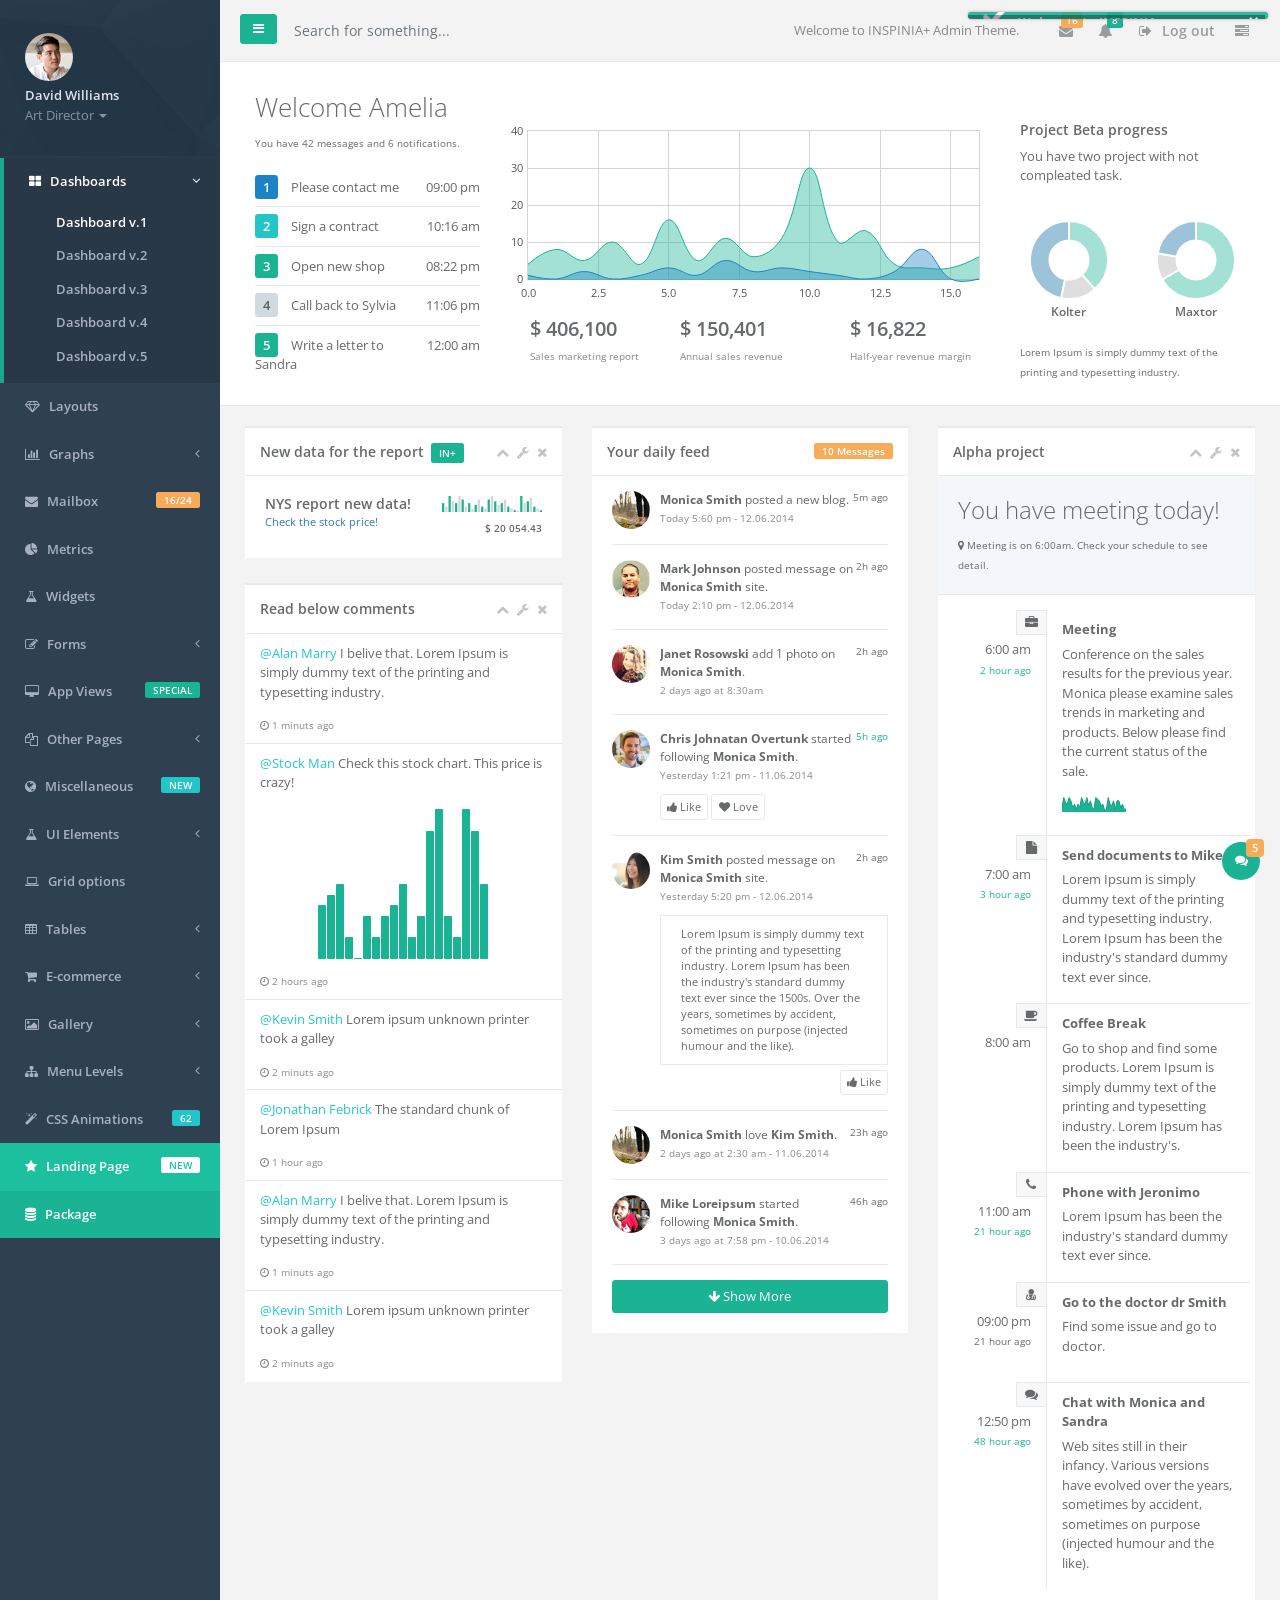
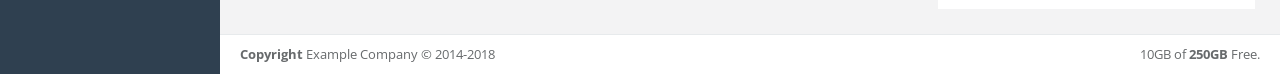
<file: CoreDemo/wwwroot/inspinia-gh-pages/index.html>
<!--
*
*  INSPINIA - Responsive Admin Theme
*  version 2.8
*
-->

<!DOCTYPE html>
<html>

<head>

    <meta charset="utf-8">
    <meta name="viewport" content="width=device-width, initial-scale=1.0">
    <meta http-equiv="X-UA-Compatible" content="IE=edge">

    <title>INSPINIA | Dashboard</title>

    <link href="css/bootstrap.min.css" rel="stylesheet">
    <link href="font-awesome/css/font-awesome.css" rel="stylesheet">

    <!-- Toastr style -->
    <link href="css/plugins/toastr/toastr.min.css" rel="stylesheet">

    <!-- Gritter -->
    <link href="js/plugins/gritter/jquery.gritter.css" rel="stylesheet">

    <link href="css/animate.css" rel="stylesheet">
    <link href="css/style.css" rel="stylesheet">

</head>

<body>
    <div id="wrapper">
        <nav class="navbar-default navbar-static-side" role="navigation">
            <div class="sidebar-collapse">
                <ul class="nav metismenu" id="side-menu">
                    <li class="nav-header">
                        <div class="dropdown profile-element">
                            <img alt="image" class="rounded-circle" src="img/profile_small.jpg"/>
                            <a data-toggle="dropdown" class="dropdown-toggle" href="#">
                                <span class="block m-t-xs font-bold">David Williams</span>
                                <span class="text-muted text-xs block">Art Director <b class="caret"></b></span>
                            </a>
                            <ul class="dropdown-menu animated fadeInRight m-t-xs">
                                <li><a class="dropdown-item" href="profile.html">Profile</a></li>
                                <li><a class="dropdown-item" href="contacts.html">Contacts</a></li>
                                <li><a class="dropdown-item" href="mailbox.html">Mailbox</a></li>
                                <li class="dropdown-divider"></li>
                                <li><a class="dropdown-item" href="login.html">Logout</a></li>
                            </ul>
                        </div>
                        <div class="logo-element">
                            IN+
                        </div>
                    </li>
                    <li class="active">
                        <a href="index.html"><i class="fa fa-th-large"></i> <span class="nav-label">Dashboards</span> <span class="fa arrow"></span></a>
                        <ul class="nav nav-second-level">
                            <li class="active"><a href="index.html">Dashboard v.1</a></li>
                            <li><a href="dashboard_2.html">Dashboard v.2</a></li>
                            <li><a href="dashboard_3.html">Dashboard v.3</a></li>
                            <li><a href="dashboard_4_1.html">Dashboard v.4</a></li>
                            <li><a href="dashboard_5.html">Dashboard v.5 </a></li>
                        </ul>
                    </li>
                    <li>
                        <a href="layouts.html"><i class="fa fa-diamond"></i> <span class="nav-label">Layouts</span></a>
                    </li>
                    <li>
                        <a href="#"><i class="fa fa-bar-chart-o"></i> <span class="nav-label">Graphs</span><span class="fa arrow"></span></a>
                        <ul class="nav nav-second-level collapse">
                            <li><a href="graph_flot.html">Flot Charts</a></li>
                            <li><a href="graph_morris.html">Morris.js Charts</a></li>
                            <li><a href="graph_rickshaw.html">Rickshaw Charts</a></li>
                            <li><a href="graph_chartjs.html">Chart.js</a></li>
                            <li><a href="graph_chartist.html">Chartist</a></li>
                            <li><a href="c3.html">c3 charts</a></li>
                            <li><a href="graph_peity.html">Peity Charts</a></li>
                            <li><a href="graph_sparkline.html">Sparkline Charts</a></li>
                        </ul>
                    </li>
                    <li>
                        <a href="mailbox.html"><i class="fa fa-envelope"></i> <span class="nav-label">Mailbox </span><span class="label label-warning float-right">16/24</span></a>
                        <ul class="nav nav-second-level collapse">
                            <li><a href="mailbox.html">Inbox</a></li>
                            <li><a href="mail_detail.html">Email view</a></li>
                            <li><a href="mail_compose.html">Compose email</a></li>
                            <li><a href="email_template.html">Email templates</a></li>
                        </ul>
                    </li>
                    <li>
                        <a href="metrics.html"><i class="fa fa-pie-chart"></i> <span class="nav-label">Metrics</span>  </a>
                    </li>
                    <li>
                        <a href="widgets.html"><i class="fa fa-flask"></i> <span class="nav-label">Widgets</span></a>
                    </li>
                    <li>
                        <a href="#"><i class="fa fa-edit"></i> <span class="nav-label">Forms</span><span class="fa arrow"></span></a>
                        <ul class="nav nav-second-level collapse">
                            <li><a href="form_basic.html">Basic form</a></li>
                            <li><a href="form_advanced.html">Advanced Plugins</a></li>
                            <li><a href="form_wizard.html">Wizard</a></li>
                            <li><a href="form_file_upload.html">File Upload</a></li>
                            <li><a href="form_editors.html">Text Editor</a></li>
                            <li><a href="form_autocomplete.html">Autocomplete</a></li>
                            <li><a href="form_markdown.html">Markdown</a></li>
                        </ul>
                    </li>
                    <li>
                        <a href="#"><i class="fa fa-desktop"></i> <span class="nav-label">App Views</span>  <span class="float-right label label-primary">SPECIAL</span></a>
                        <ul class="nav nav-second-level collapse">
                            <li><a href="contacts.html">Contacts</a></li>
                            <li><a href="profile.html">Profile</a></li>
                            <li><a href="profile_2.html">Profile v.2</a></li>
                            <li><a href="contacts_2.html">Contacts v.2</a></li>
                            <li><a href="projects.html">Projects</a></li>
                            <li><a href="project_detail.html">Project detail</a></li>
                            <li><a href="activity_stream.html">Activity stream</a></li>
                            <li><a href="teams_board.html">Teams board</a></li>
                            <li><a href="social_feed.html">Social feed</a></li>
                            <li><a href="clients.html">Clients</a></li>
                            <li><a href="full_height.html">Outlook view</a></li>
                            <li><a href="vote_list.html">Vote list</a></li>
                            <li><a href="file_manager.html">File manager</a></li>
                            <li><a href="calendar.html">Calendar</a></li>
                            <li><a href="issue_tracker.html">Issue tracker</a></li>
                            <li><a href="blog.html">Blog</a></li>
                            <li><a href="article.html">Article</a></li>
                            <li><a href="faq.html">FAQ</a></li>
                            <li><a href="timeline.html">Timeline</a></li>
                            <li><a href="pin_board.html">Pin board</a></li>
                        </ul>
                    </li>
                    <li>
                        <a href="#"><i class="fa fa-files-o"></i> <span class="nav-label">Other Pages</span><span class="fa arrow"></span></a>
                        <ul class="nav nav-second-level collapse">
                            <li><a href="search_results.html">Search results</a></li>
                            <li><a href="lockscreen.html">Lockscreen</a></li>
                            <li><a href="invoice.html">Invoice</a></li>
                            <li><a href="login.html">Login</a></li>
                            <li><a href="login_two_columns.html">Login v.2</a></li>
                            <li><a href="forgot_password.html">Forget password</a></li>
                            <li><a href="register.html">Register</a></li>
                            <li><a href="404.html">404 Page</a></li>
                            <li><a href="500.html">500 Page</a></li>
                            <li><a href="empty_page.html">Empty page</a></li>
                        </ul>
                    </li>
                    <li>
                        <a href="#"><i class="fa fa-globe"></i> <span class="nav-label">Miscellaneous</span><span class="label label-info float-right">NEW</span></a>
                        <ul class="nav nav-second-level collapse">
                            <li><a href="toastr_notifications.html">Notification</a></li>
                            <li><a href="nestable_list.html">Nestable list</a></li>
                            <li><a href="agile_board.html">Agile board</a></li>
                            <li><a href="timeline_2.html">Timeline v.2</a></li>
                            <li><a href="diff.html">Diff</a></li>
                            <li><a href="pdf_viewer.html">PDF viewer</a></li>
                            <li><a href="i18support.html">i18 support</a></li>
                            <li><a href="sweetalert.html">Sweet alert</a></li>
                            <li><a href="idle_timer.html">Idle timer</a></li>
                            <li><a href="truncate.html">Truncate</a></li>
                            <li><a href="password_meter.html">Password meter</a></li>
                            <li><a href="spinners.html">Spinners</a></li>
                            <li><a href="spinners_usage.html">Spinners usage</a></li>
                            <li><a href="tinycon.html">Live favicon</a></li>
                            <li><a href="google_maps.html">Google maps</a></li>
                            <li><a href="datamaps.html">Datamaps</a></li>
                            <li><a href="social_buttons.html">Social buttons</a></li>
                            <li><a href="code_editor.html">Code editor</a></li>
                            <li><a href="modal_window.html">Modal window</a></li>
                            <li><a href="clipboard.html">Clipboard</a></li>
                            <li><a href="text_spinners.html">Text spinners</a></li>
                            <li><a href="forum_main.html">Forum view</a></li>
                            <li><a href="validation.html">Validation</a></li>
                            <li><a href="tree_view.html">Tree view</a></li>
                            <li><a href="loading_buttons.html">Loading buttons</a></li>
                            <li><a href="chat_view.html">Chat view</a></li>
                            <li><a href="masonry.html">Masonry</a></li>
                            <li><a href="tour.html">Tour</a></li>
                        </ul>
                    </li>
                    <li>
                        <a href="#"><i class="fa fa-flask"></i> <span class="nav-label">UI Elements</span><span class="fa arrow"></span></a>
                        <ul class="nav nav-second-level collapse">
                            <li><a href="typography.html">Typography</a></li>
                            <li><a href="icons.html">Icons</a></li>
                            <li><a href="draggable_panels.html">Draggable Panels</a></li> <li><a href="resizeable_panels.html">Resizeable Panels</a></li>
                            <li><a href="buttons.html">Buttons</a></li>
                            <li><a href="video.html">Video</a></li>
                            <li><a href="tabs_panels.html">Panels</a></li>
                            <li><a href="tabs.html">Tabs</a></li>
                            <li><a href="notifications.html">Notifications & Tooltips</a></li>
                            <li><a href="helper_classes.html">Helper css classes</a></li>
                            <li><a href="badges_labels.html">Badges, Labels, Progress</a></li>
                        </ul>
                    </li>

                    <li>
                        <a href="grid_options.html"><i class="fa fa-laptop"></i> <span class="nav-label">Grid options</span></a>
                    </li>
                    <li>
                        <a href="#"><i class="fa fa-table"></i> <span class="nav-label">Tables</span><span class="fa arrow"></span></a>
                        <ul class="nav nav-second-level collapse">
                            <li><a href="table_basic.html">Static Tables</a></li>
                            <li><a href="table_data_tables.html">Data Tables</a></li>
                            <li><a href="table_foo_table.html">Foo Tables</a></li>
                            <li><a href="jq_grid.html">jqGrid</a></li>
                        </ul>
                    </li>
                    <li>
                        <a href="#"><i class="fa fa-shopping-cart"></i> <span class="nav-label">E-commerce</span><span class="fa arrow"></span></a>
                        <ul class="nav nav-second-level collapse">
                            <li><a href="ecommerce_products_grid.html">Products grid</a></li>
                            <li><a href="ecommerce_product_list.html">Products list</a></li>
                            <li><a href="ecommerce_product.html">Product edit</a></li>
                            <li><a href="ecommerce_product_detail.html">Product detail</a></li>
                            <li><a href="ecommerce-cart.html">Cart</a></li>
                            <li><a href="ecommerce-orders.html">Orders</a></li>
                            <li><a href="ecommerce_payments.html">Credit Card form</a></li>
                        </ul>
                    </li>
                    <li>
                        <a href="#"><i class="fa fa-picture-o"></i> <span class="nav-label">Gallery</span><span class="fa arrow"></span></a>
                        <ul class="nav nav-second-level collapse">
                            <li><a href="basic_gallery.html">Lightbox Gallery</a></li>
                            <li><a href="slick_carousel.html">Slick Carousel</a></li>
                            <li><a href="carousel.html">Bootstrap Carousel</a></li>

                        </ul>
                    </li>
                    <li>
                        <a href="#"><i class="fa fa-sitemap"></i> <span class="nav-label">Menu Levels </span><span class="fa arrow"></span></a>
                        <ul class="nav nav-second-level collapse">
                            <li>
                                <a href="#" id="damian">Third Level <span class="fa arrow"></span></a>
                                <ul class="nav nav-third-level">
                                    <li>
                                        <a href="#">Third Level Item</a>
                                    </li>
                                    <li>
                                        <a href="#">Third Level Item</a>
                                    </li>
                                    <li>
                                        <a href="#">Third Level Item</a>
                                    </li>

                                </ul>
                            </li>
                            <li><a href="#">Second Level Item</a></li>
                            <li>
                                <a href="#">Second Level Item</a></li>
                            <li>
                                <a href="#">Second Level Item</a></li>
                        </ul>
                    </li>
                    <li>
                        <a href="css_animation.html"><i class="fa fa-magic"></i> <span class="nav-label">CSS Animations </span><span class="label label-info float-right">62</span></a>
                    </li>
                    <li class="landing_link">
                        <a target="_blank" href="landing.html"><i class="fa fa-star"></i> <span class="nav-label">Landing Page</span> <span class="label label-warning float-right">NEW</span></a>
                    </li>
                    <li class="special_link">
                        <a href="package.html"><i class="fa fa-database"></i> <span class="nav-label">Package</span></a>
                    </li>
                </ul>

            </div>
        </nav>

        <div id="page-wrapper" class="gray-bg dashbard-1">
        <div class="row border-bottom">
        <nav class="navbar navbar-static-top" role="navigation" style="margin-bottom: 0">
        <div class="navbar-header">
            <a class="navbar-minimalize minimalize-styl-2 btn btn-primary " href="#"><i class="fa fa-bars"></i> </a>
            <form role="search" class="navbar-form-custom" action="search_results.html">
                <div class="form-group">
                    <input type="text" placeholder="Search for something..." class="form-control" name="top-search" id="top-search">
                </div>
            </form>
        </div>
            <ul class="nav navbar-top-links navbar-right">
                <li style="padding: 20px">
                    <span class="m-r-sm text-muted welcome-message">Welcome to INSPINIA+ Admin Theme.</span>
                </li>
                <li class="dropdown">
                    <a class="dropdown-toggle count-info" data-toggle="dropdown" href="#">
                        <i class="fa fa-envelope"></i>  <span class="label label-warning">16</span>
                    </a>
                    <ul class="dropdown-menu dropdown-messages dropdown-menu-right">
                        <li>
                            <div class="dropdown-messages-box">
                                <a class="dropdown-item float-left" href="profile.html">
                                    <img alt="image" class="rounded-circle" src="img/a7.jpg">
                                </a>
                                <div class="media-body">
                                    <small class="float-right">46h ago</small>
                                    <strong>Mike Loreipsum</strong> started following <strong>Monica Smith</strong>. <br>
                                    <small class="text-muted">3 days ago at 7:58 pm - 10.06.2014</small>
                                </div>
                            </div>
                        </li>
                        <li class="dropdown-divider"></li>
                        <li>
                            <div class="dropdown-messages-box">
                                <a class="dropdown-item float-left" href="profile.html">
                                    <img alt="image" class="rounded-circle" src="img/a4.jpg">
                                </a>
                                <div class="media-body ">
                                    <small class="float-right text-navy">5h ago</small>
                                    <strong>Chris Johnatan Overtunk</strong> started following <strong>Monica Smith</strong>. <br>
                                    <small class="text-muted">Yesterday 1:21 pm - 11.06.2014</small>
                                </div>
                            </div>
                        </li>
                        <li class="dropdown-divider"></li>
                        <li>
                            <div class="dropdown-messages-box">
                                <a class="dropdown-item float-left" href="profile.html">
                                    <img alt="image" class="rounded-circle" src="img/profile.jpg">
                                </a>
                                <div class="media-body ">
                                    <small class="float-right">23h ago</small>
                                    <strong>Monica Smith</strong> love <strong>Kim Smith</strong>. <br>
                                    <small class="text-muted">2 days ago at 2:30 am - 11.06.2014</small>
                                </div>
                            </div>
                        </li>
                        <li class="dropdown-divider"></li>
                        <li>
                            <div class="text-center link-block">
                                <a href="mailbox.html" class="dropdown-item">
                                    <i class="fa fa-envelope"></i> <strong>Read All Messages</strong>
                                </a>
                            </div>
                        </li>
                    </ul>
                </li>
                <li class="dropdown">
                    <a class="dropdown-toggle count-info" data-toggle="dropdown" href="#">
                        <i class="fa fa-bell"></i>  <span class="label label-primary">8</span>
                    </a>
                    <ul class="dropdown-menu dropdown-alerts">
                        <li>
                            <a href="mailbox.html" class="dropdown-item">
                                <div>
                                    <i class="fa fa-envelope fa-fw"></i> You have 16 messages
                                    <span class="float-right text-muted small">4 minutes ago</span>
                                </div>
                            </a>
                        </li>
                        <li class="dropdown-divider"></li>
                        <li>
                            <a href="profile.html" class="dropdown-item">
                                <div>
                                    <i class="fa fa-twitter fa-fw"></i> 3 New Followers
                                    <span class="float-right text-muted small">12 minutes ago</span>
                                </div>
                            </a>
                        </li>
                        <li class="dropdown-divider"></li>
                        <li>
                            <a href="grid_options.html" class="dropdown-item">
                                <div>
                                    <i class="fa fa-upload fa-fw"></i> Server Rebooted
                                    <span class="float-right text-muted small">4 minutes ago</span>
                                </div>
                            </a>
                        </li>
                        <li class="dropdown-divider"></li>
                        <li>
                            <div class="text-center link-block">
                                <a href="notifications.html" class="dropdown-item">
                                    <strong>See All Alerts</strong>
                                    <i class="fa fa-angle-right"></i>
                                </a>
                            </div>
                        </li>
                    </ul>
                </li>


                <li>
                    <a href="login.html">
                        <i class="fa fa-sign-out"></i> Log out
                    </a>
                </li>
                <li>
                    <a class="right-sidebar-toggle">
                        <i class="fa fa-tasks"></i>
                    </a>
                </li>
            </ul>

        </nav>
        </div>
                <div class="row  border-bottom white-bg dashboard-header">

                    <div class="col-md-3">
                        <h2>Welcome Amelia</h2>
                        <small>You have 42 messages and 6 notifications.</small>
                        <ul class="list-group clear-list m-t">
                            <li class="list-group-item fist-item">
                                <span class="float-right">
                                    09:00 pm
                                </span>
                                <span class="label label-success">1</span> Please contact me
                            </li>
                            <li class="list-group-item">
                                <span class="float-right">
                                    10:16 am
                                </span>
                                <span class="label label-info">2</span> Sign a contract
                            </li>
                            <li class="list-group-item">
                                <span class="float-right">
                                    08:22 pm
                                </span>
                                <span class="label label-primary">3</span> Open new shop
                            </li>
                            <li class="list-group-item">
                                <span class="float-right">
                                    11:06 pm
                                </span>
                                <span class="label label-default">4</span> Call back to Sylvia
                            </li>
                            <li class="list-group-item">
                                <span class="float-right">
                                    12:00 am
                                </span>
                                <span class="label label-primary">5</span> Write a letter to Sandra
                            </li>
                        </ul>
                    </div>
                    <div class="col-md-6">
                        <div class="flot-chart dashboard-chart">
                            <div class="flot-chart-content" id="flot-dashboard-chart"></div>
                        </div>
                        <div class="row text-left">
                            <div class="col">
                                <div class=" m-l-md">
                                <span class="h5 font-bold m-t block">$ 406,100</span>
                                <small class="text-muted m-b block">Sales marketing report</small>
                                </div>
                            </div>
                            <div class="col">
                                <span class="h5 font-bold m-t block">$ 150,401</span>
                                <small class="text-muted m-b block">Annual sales revenue</small>
                            </div>
                            <div class="col">
                                <span class="h5 font-bold m-t block">$ 16,822</span>
                                <small class="text-muted m-b block">Half-year revenue margin</small>
                            </div>

                        </div>
                    </div>
                    <div class="col-md-3">
                        <div class="statistic-box">
                        <h4>
                            Project Beta progress
                        </h4>
                        <p>
                            You have two project with not compleated task.
                        </p>
                            <div class="row text-center">
                                <div class="col-lg-6">
                                    <canvas id="doughnutChart2" width="80" height="80" style="margin: 18px auto 0"></canvas>
                                    <h5 >Kolter</h5>
                                </div>
                                <div class="col-lg-6">
                                    <canvas id="doughnutChart" width="80" height="80" style="margin: 18px auto 0"></canvas>
                                    <h5 >Maxtor</h5>
                                </div>
                            </div>
                            <div class="m-t">
                                <small>Lorem Ipsum is simply dummy text of the printing and typesetting industry.</small>
                            </div>

                        </div>
                    </div>

            </div>
        <div class="row">
            <div class="col-lg-12">
                <div class="wrapper wrapper-content">
                        <div class="row">
                        <div class="col-lg-4">
                            <div class="ibox ">
                                <div class="ibox-title">
                                    <h5>New data for the report</h5> <span class="label label-primary">IN+</span>
                                    <div class="ibox-tools">
                                        <a class="collapse-link" href="">
                                            <i class="fa fa-chevron-up"></i>
                                        </a>
                                        <a class="dropdown-toggle" data-toggle="dropdown" href="#">
                                            <i class="fa fa-wrench"></i>
                                        </a>
                                        <ul class="dropdown-menu dropdown-user">
                                            <li><a href="#" class="dropdown-item">Config option 1</a>
                                            </li>
                                            <li><a href="#" class="dropdown-item">Config option 2</a>
                                            </li>
                                        </ul>
                                        <a class="close-link" href="">
                                            <i class="fa fa-times"></i>
                                        </a>
                                    </div>
                                </div>
                                <div class="ibox-content">
                                    <div>

                                        <div class="float-right text-right">

                                            <span class="bar_dashboard">5,3,9,6,5,9,7,3,5,2,4,7,3,2,7,9,6,4,5,7,3,2,1,0,9,5,6,8,3,2,1</span>
                                            <br/>
                                            <small class="font-bold">$ 20 054.43</small>
                                        </div>
                                        <h4>NYS report new data!
                                            <br/>
                                            <small class="m-r"><a href="graph_flot.html"> Check the stock price! </a> </small>
                                        </h4>
                                        </div>
                                    </div>
                                </div>
                            <div class="ibox ">
                                <div class="ibox-title">
                                    <h5>Read below comments</h5>
                                    <div class="ibox-tools">
                                        <a class="collapse-link" href="">
                                            <i class="fa fa-chevron-up"></i>
                                        </a>
                                        <a class="dropdown-toggle" data-toggle="dropdown" href="#">
                                            <i class="fa fa-wrench"></i>
                                        </a>
                                        <ul class="dropdown-menu dropdown-user">
                                            <li><a href="#" class="dropdown-item">Config option 1</a>
                                            </li>
                                            <li><a href="#" class="dropdown-item">Config option 2</a>
                                            </li>
                                        </ul>
                                        <a class="close-link" href="">
                                            <i class="fa fa-times"></i>
                                        </a>
                                    </div>
                                </div>
                                <div class="ibox-content no-padding">
                                    <ul class="list-group">
                                        <li class="list-group-item">
                                            <p><a class="text-info" href="#">@Alan Marry</a> I belive that. Lorem Ipsum is simply dummy text of the printing and typesetting industry.</p>
                                            <small class="block text-muted"><i class="fa fa-clock-o"></i> 1 minuts ago</small>
                                        </li>
                                        <li class="list-group-item">
                                            <p><a class="text-info" href="#">@Stock Man</a> Check this stock chart. This price is crazy! </p>
                                            <div class="text-center m">
                                                <span id="sparkline8"></span>
                                            </div>
                                            <small class="block text-muted"><i class="fa fa-clock-o"></i> 2 hours ago</small>
                                        </li>
                                        <li class="list-group-item">
                                            <p><a class="text-info" href="#">@Kevin Smith</a> Lorem ipsum unknown printer took a galley </p>
                                            <small class="block text-muted"><i class="fa fa-clock-o"></i> 2 minuts ago</small>
                                        </li>
                                        <li class="list-group-item ">
                                            <p><a class="text-info" href="#">@Jonathan Febrick</a> The standard chunk of Lorem Ipsum</p>
                                            <small class="block text-muted"><i class="fa fa-clock-o"></i> 1 hour ago</small>
                                        </li>
                                        <li class="list-group-item">
                                            <p><a class="text-info" href="#">@Alan Marry</a> I belive that. Lorem Ipsum is simply dummy text of the printing and typesetting industry.</p>
                                            <small class="block text-muted"><i class="fa fa-clock-o"></i> 1 minuts ago</small>
                                        </li>
                                        <li class="list-group-item">
                                            <p><a class="text-info" href="#">@Kevin Smith</a> Lorem ipsum unknown printer took a galley </p>
                                            <small class="block text-muted"><i class="fa fa-clock-o"></i> 2 minuts ago</small>
                                        </li>
                                    </ul>
                                </div>
                            </div>
                        </div>
                            <div class="col-lg-4">
                                <div class="ibox ">
                                    <div class="ibox-title">
                                        <h5>Your daily feed</h5>
                                        <div class="ibox-tools">
                                            <span class="label label-warning-light float-right">10 Messages</span>
                                           </div>
                                    </div>
                                    <div class="ibox-content">

                                        <div>
                                            <div class="feed-activity-list">

                                                <div class="feed-element">
                                                    <a class="float-left" href="profile.html">
                                                        <img alt="image" class="rounded-circle" src="img/profile.jpg">
                                                    </a>
                                                    <div class="media-body ">
                                                        <small class="float-right">5m ago</small>
                                                        <strong>Monica Smith</strong> posted a new blog. <br>
                                                        <small class="text-muted">Today 5:60 pm - 12.06.2014</small>

                                                    </div>
                                                </div>

                                                <div class="feed-element">
                                                    <a class="float-left" href="profile.html">
                                                        <img alt="image" class="rounded-circle" src="img/a2.jpg">
                                                    </a>
                                                    <div class="media-body ">
                                                        <small class="float-right">2h ago</small>
                                                        <strong>Mark Johnson</strong> posted message on <strong>Monica Smith</strong> site. <br>
                                                        <small class="text-muted">Today 2:10 pm - 12.06.2014</small>
                                                    </div>
                                                </div>
                                                <div class="feed-element">
                                                    <a class="float-left" href="profile.html">
                                                        <img alt="image" class="rounded-circle" src="img/a3.jpg">
                                                    </a>
                                                    <div class="media-body ">
                                                        <small class="float-right">2h ago</small>
                                                        <strong>Janet Rosowski</strong> add 1 photo on <strong>Monica Smith</strong>. <br>
                                                        <small class="text-muted">2 days ago at 8:30am</small>
                                                    </div>
                                                </div>
                                                <div class="feed-element">
                                                    <a class="float-left" href="profile.html">
                                                        <img alt="image" class="rounded-circle" src="img/a4.jpg">
                                                    </a>
                                                    <div class="media-body ">
                                                        <small class="float-right text-navy">5h ago</small>
                                                        <strong>Chris Johnatan Overtunk</strong> started following <strong>Monica Smith</strong>. <br>
                                                        <small class="text-muted">Yesterday 1:21 pm - 11.06.2014</small>
                                                        <div class="actions">
                                                            <a href=""  class="btn btn-xs btn-white"><i class="fa fa-thumbs-up"></i> Like </a>
                                                            <a href=""  class="btn btn-xs btn-white"><i class="fa fa-heart"></i> Love</a>
                                                        </div>
                                                    </div>
                                                </div>
                                                <div class="feed-element">
                                                    <a class="float-left" href="profile.html">
                                                        <img alt="image" class="rounded-circle" src="img/a5.jpg">
                                                    </a>
                                                    <div class="media-body ">
                                                        <small class="float-right">2h ago</small>
                                                        <strong>Kim Smith</strong> posted message on <strong>Monica Smith</strong> site. <br>
                                                        <small class="text-muted">Yesterday 5:20 pm - 12.06.2014</small>
                                                        <div class="well">
                                                            Lorem Ipsum is simply dummy text of the printing and typesetting industry. Lorem Ipsum has been the industry's standard dummy text ever since the 1500s.
                                                            Over the years, sometimes by accident, sometimes on purpose (injected humour and the like).
                                                        </div>
                                                        <div class="float-right">
                                                            <a href=""  class="btn btn-xs btn-white"><i class="fa fa-thumbs-up"></i> Like </a>
                                                        </div>
                                                    </div>
                                                </div>
                                                <div class="feed-element">
                                                    <a class="float-left" href="profile.html">
                                                        <img alt="image" class="rounded-circle" src="img/profile.jpg">
                                                    </a>
                                                    <div class="media-body ">
                                                        <small class="float-right">23h ago</small>
                                                        <strong>Monica Smith</strong> love <strong>Kim Smith</strong>. <br>
                                                        <small class="text-muted">2 days ago at 2:30 am - 11.06.2014</small>
                                                    </div>
                                                </div>
                                                <div class="feed-element">
                                                    <a class="float-left" href="profile.html">
                                                        <img alt="image" class="rounded-circle" src="img/a7.jpg">
                                                    </a>
                                                    <div class="media-body ">
                                                        <small class="float-right">46h ago</small>
                                                        <strong>Mike Loreipsum</strong> started following <strong>Monica Smith</strong>. <br>
                                                        <small class="text-muted">3 days ago at 7:58 pm - 10.06.2014</small>
                                                    </div>
                                                </div>
                                            </div>

                                            <button class="btn btn-primary btn-block m-t"><i class="fa fa-arrow-down"></i> Show More</button>

                                        </div>

                                    </div>
                                </div>

                            </div>
                        <div class="col-lg-4">
                            <div class="ibox ">
                                <div class="ibox-title">
                                    <h5>Alpha project</h5>
                                    <div class="ibox-tools">
                                        <a class="collapse-link" href="">
                                            <i class="fa fa-chevron-up"></i>
                                        </a>
                                        <a class="dropdown-toggle" data-toggle="dropdown" href="#">
                                            <i class="fa fa-wrench"></i>
                                        </a>
                                        <ul class="dropdown-menu dropdown-user">
                                            <li><a href="#" class="dropdown-item">Config option 1</a>
                                            </li>
                                            <li><a href="#" class="dropdown-item">Config option 2</a>
                                            </li>
                                        </ul>
                                        <a class="close-link" href="">
                                            <i class="fa fa-times"></i>
                                        </a>
                                    </div>
                                </div>
                                <div class="ibox-content ibox-heading">
                                    <h3>You have meeting today!</h3>
                                    <small><i class="fa fa-map-marker"></i> Meeting is on 6:00am. Check your schedule to see detail.</small>
                                </div>
                                <div class="ibox-content inspinia-timeline">

                                    <div class="timeline-item">
                                        <div class="row">
                                            <div class="col-4 date">
                                                <i class="fa fa-briefcase"></i>
                                                6:00 am
                                                <br/>
                                                <small class="text-navy">2 hour ago</small>
                                            </div>
                                            <div class="col content no-top-border">
                                                <p class="m-b-xs"><strong>Meeting</strong></p>

                                                <p>Conference on the sales results for the previous year. Monica please examine sales trends in marketing and products. Below please find the current status of the
                                                    sale.</p>

                                                <p><span data-diameter="40" class="updating-chart">5,3,9,6,5,9,7,3,5,2,5,3,9,6,5,9,4,7,3,2,9,8,7,4,5,1,2,9,5,4,7,2,7,7,3,5,2</span></p>
                                            </div>
                                        </div>
                                    </div>
                                    <div class="timeline-item">
                                        <div class="row">
                                            <div class="col-4 date">
                                                <i class="fa fa-file"></i>
                                                7:00 am
                                                <br/>
                                                <small class="text-navy">3 hour ago</small>
                                            </div>
                                            <div class="col content">
                                                <p class="m-b-xs"><strong>Send documents to Mike</strong></p>
                                                <p>Lorem Ipsum is simply dummy text of the printing and typesetting industry. Lorem Ipsum has been the industry's standard dummy text ever since.</p>
                                            </div>
                                        </div>
                                    </div>
                                    <div class="timeline-item">
                                        <div class="row">
                                            <div class="col-4 date">
                                                <i class="fa fa-coffee"></i>
                                                8:00 am
                                                <br/>
                                            </div>
                                            <div class="col content">
                                                <p class="m-b-xs"><strong>Coffee Break</strong></p>
                                                <p>
                                                    Go to shop and find some products.
                                                    Lorem Ipsum is simply dummy text of the printing and typesetting industry. Lorem Ipsum has been the industry's.
                                                </p>
                                            </div>
                                        </div>
                                    </div>
                                    <div class="timeline-item">
                                        <div class="row">
                                            <div class="col-4 date">
                                                <i class="fa fa-phone"></i>
                                                11:00 am
                                                <br/>
                                                <small class="text-navy">21 hour ago</small>
                                            </div>
                                            <div class="col content">
                                                <p class="m-b-xs"><strong>Phone with Jeronimo</strong></p>
                                                <p>
                                                    Lorem Ipsum has been the industry's standard dummy text ever since.
                                                </p>
                                            </div>
                                        </div>
                                    </div>
                                    <div class="timeline-item">
                                        <div class="row">
                                            <div class="col-4 date">
                                                <i class="fa fa-user-md"></i>
                                                09:00 pm
                                                <br/>
                                                <small>21 hour ago</small>
                                            </div>
                                            <div class="col content">
                                                <p class="m-b-xs"><strong>Go to the doctor dr Smith</strong></p>
                                                <p>
                                                    Find some issue and go to doctor.
                                                </p>
                                            </div>
                                        </div>
                                    </div>
                                    <div class="timeline-item">
                                        <div class="row">
                                            <div class="col-4 date">
                                                <i class="fa fa-comments"></i>
                                                12:50 pm
                                                <br/>
                                                <small class="text-navy">48 hour ago</small>
                                            </div>
                                            <div class="col content">
                                                <p class="m-b-xs"><strong>Chat with Monica and Sandra</strong></p>
                                                <p>
                                                    Web sites still in their infancy. Various versions have evolved over the years, sometimes by accident, sometimes on purpose (injected humour and the like).
                                                </p>
                                            </div>
                                        </div>
                                    </div>

                                </div>
                            </div>
                        </div>

                        </div>
                </div>

            </div>
        </div>
            <div class="footer">
                <div class="float-right">
                    10GB of <strong>250GB</strong> Free.
                </div>
                <div>
                    <strong>Copyright</strong> Example Company &copy; 2014-2018
                </div>
            </div>
        </div>
        <div class="small-chat-box fadeInRight animated">

            <div class="heading" draggable="true">
                <small class="chat-date float-right">
                    02.19.2015
                </small>
                Small chat
            </div>

            <div class="content">

                <div class="left">
                    <div class="author-name">
                        Monica Jackson <small class="chat-date">
                        10:02 am
                    </small>
                    </div>
                    <div class="chat-message active">
                        Lorem Ipsum is simply dummy text input.
                    </div>

                </div>
                <div class="right">
                    <div class="author-name">
                        Mick Smith
                        <small class="chat-date">
                            11:24 am
                        </small>
                    </div>
                    <div class="chat-message">
                        Lorem Ipsum is simpl.
                    </div>
                </div>
                <div class="left">
                    <div class="author-name">
                        Alice Novak
                        <small class="chat-date">
                            08:45 pm
                        </small>
                    </div>
                    <div class="chat-message active">
                        Check this stock char.
                    </div>
                </div>
                <div class="right">
                    <div class="author-name">
                        Anna Lamson
                        <small class="chat-date">
                            11:24 am
                        </small>
                    </div>
                    <div class="chat-message">
                        The standard chunk of Lorem Ipsum
                    </div>
                </div>
                <div class="left">
                    <div class="author-name">
                        Mick Lane
                        <small class="chat-date">
                            08:45 pm
                        </small>
                    </div>
                    <div class="chat-message active">
                        I belive that. Lorem Ipsum is simply dummy text.
                    </div>
                </div>


            </div>
            <div class="form-chat">
                <div class="input-group input-group-sm">
                    <input type="text" class="form-control">
                    <span class="input-group-btn"> <button
                        class="btn btn-primary" type="button">Send
                </button> </span></div>
            </div>

        </div>
        <div id="small-chat">

            <span class="badge badge-warning float-right">5</span>
            <a class="open-small-chat" href="">
                <i class="fa fa-comments"></i>

            </a>
        </div>
        <div id="right-sidebar" class="animated">
            <div class="sidebar-container">

                <ul class="nav nav-tabs navs-3">
                    <li>
                        <a class="nav-link active" data-toggle="tab" href="#tab-1"> Notes </a>
                    </li>
                    <li>
                        <a class="nav-link" data-toggle="tab" href="#tab-2"> Projects </a>
                    </li>
                    <li>
                        <a class="nav-link" data-toggle="tab" href="#tab-3"> <i class="fa fa-gear"></i> </a>
                    </li>
                </ul>

                <div class="tab-content">


                    <div id="tab-1" class="tab-pane active">

                        <div class="sidebar-title">
                            <h3> <i class="fa fa-comments-o"></i> Latest Notes</h3>
                            <small><i class="fa fa-tim"></i> You have 10 new message.</small>
                        </div>

                        <div>

                            <div class="sidebar-message">
                                <a href="#">
                                    <div class="float-left text-center">
                                        <img alt="image" class="rounded-circle message-avatar" src="img/a1.jpg">

                                        <div class="m-t-xs">
                                            <i class="fa fa-star text-warning"></i>
                                            <i class="fa fa-star text-warning"></i>
                                        </div>
                                    </div>
                                    <div class="media-body">

                                        There are many variations of passages of Lorem Ipsum available.
                                        <br>
                                        <small class="text-muted">Today 4:21 pm</small>
                                    </div>
                                </a>
                            </div>
                            <div class="sidebar-message">
                                <a href="#">
                                    <div class="float-left text-center">
                                        <img alt="image" class="rounded-circle message-avatar" src="img/a2.jpg">
                                    </div>
                                    <div class="media-body">
                                        The point of using Lorem Ipsum is that it has a more-or-less normal.
                                        <br>
                                        <small class="text-muted">Yesterday 2:45 pm</small>
                                    </div>
                                </a>
                            </div>
                            <div class="sidebar-message">
                                <a href="#">
                                    <div class="float-left text-center">
                                        <img alt="image" class="rounded-circle message-avatar" src="img/a3.jpg">

                                        <div class="m-t-xs">
                                            <i class="fa fa-star text-warning"></i>
                                            <i class="fa fa-star text-warning"></i>
                                            <i class="fa fa-star text-warning"></i>
                                        </div>
                                    </div>
                                    <div class="media-body">
                                        Mevolved over the years, sometimes by accident, sometimes on purpose (injected humour and the like).
                                        <br>
                                        <small class="text-muted">Yesterday 1:10 pm</small>
                                    </div>
                                </a>
                            </div>
                            <div class="sidebar-message">
                                <a href="#">
                                    <div class="float-left text-center">
                                        <img alt="image" class="rounded-circle message-avatar" src="img/a4.jpg">
                                    </div>

                                    <div class="media-body">
                                        Lorem Ipsum, you need to be sure there isn't anything embarrassing hidden in the
                                        <br>
                                        <small class="text-muted">Monday 8:37 pm</small>
                                    </div>
                                </a>
                            </div>
                            <div class="sidebar-message">
                                <a href="#">
                                    <div class="float-left text-center">
                                        <img alt="image" class="rounded-circle message-avatar" src="img/a8.jpg">
                                    </div>
                                    <div class="media-body">

                                        All the Lorem Ipsum generators on the Internet tend to repeat.
                                        <br>
                                        <small class="text-muted">Today 4:21 pm</small>
                                    </div>
                                </a>
                            </div>
                            <div class="sidebar-message">
                                <a href="#">
                                    <div class="float-left text-center">
                                        <img alt="image" class="rounded-circle message-avatar" src="img/a7.jpg">
                                    </div>
                                    <div class="media-body">
                                        Renaissance. The first line of Lorem Ipsum, "Lorem ipsum dolor sit amet..", comes from a line in section 1.10.32.
                                        <br>
                                        <small class="text-muted">Yesterday 2:45 pm</small>
                                    </div>
                                </a>
                            </div>
                            <div class="sidebar-message">
                                <a href="#">
                                    <div class="float-left text-center">
                                        <img alt="image" class="rounded-circle message-avatar" src="img/a3.jpg">

                                        <div class="m-t-xs">
                                            <i class="fa fa-star text-warning"></i>
                                            <i class="fa fa-star text-warning"></i>
                                            <i class="fa fa-star text-warning"></i>
                                        </div>
                                    </div>
                                    <div class="media-body">
                                        The standard chunk of Lorem Ipsum used since the 1500s is reproduced below.
                                        <br>
                                        <small class="text-muted">Yesterday 1:10 pm</small>
                                    </div>
                                </a>
                            </div>
                            <div class="sidebar-message">
                                <a href="#">
                                    <div class="float-left text-center">
                                        <img alt="image" class="rounded-circle message-avatar" src="img/a4.jpg">
                                    </div>
                                    <div class="media-body">
                                        Uncover many web sites still in their infancy. Various versions have.
                                        <br>
                                        <small class="text-muted">Monday 8:37 pm</small>
                                    </div>
                                </a>
                            </div>
                        </div>

                    </div>

                    <div id="tab-2" class="tab-pane">

                        <div class="sidebar-title">
                            <h3> <i class="fa fa-cube"></i> Latest projects</h3>
                            <small><i class="fa fa-tim"></i> You have 14 projects. 10 not completed.</small>
                        </div>

                        <ul class="sidebar-list">
                            <li>
                                <a href="#">
                                    <div class="small float-right m-t-xs">9 hours ago</div>
                                    <h4>Business valuation</h4>
                                    It is a long established fact that a reader will be distracted.

                                    <div class="small">Completion with: 22%</div>
                                    <div class="progress progress-mini">
                                        <div style="width: 22%;" class="progress-bar progress-bar-warning"></div>
                                    </div>
                                    <div class="small text-muted m-t-xs">Project end: 4:00 pm - 12.06.2014</div>
                                </a>
                            </li>
                            <li>
                                <a href="#">
                                    <div class="small float-right m-t-xs">9 hours ago</div>
                                    <h4>Contract with Company </h4>
                                    Many desktop publishing packages and web page editors.

                                    <div class="small">Completion with: 48%</div>
                                    <div class="progress progress-mini">
                                        <div style="width: 48%;" class="progress-bar"></div>
                                    </div>
                                </a>
                            </li>
                            <li>
                                <a href="#">
                                    <div class="small float-right m-t-xs">9 hours ago</div>
                                    <h4>Meeting</h4>
                                    By the readable content of a page when looking at its layout.

                                    <div class="small">Completion with: 14%</div>
                                    <div class="progress progress-mini">
                                        <div style="width: 14%;" class="progress-bar progress-bar-info"></div>
                                    </div>
                                </a>
                            </li>
                            <li>
                                <a href="#">
                                    <span class="label label-primary float-right">NEW</span>
                                    <h4>The generated</h4>
                                    There are many variations of passages of Lorem Ipsum available.
                                    <div class="small">Completion with: 22%</div>
                                    <div class="small text-muted m-t-xs">Project end: 4:00 pm - 12.06.2014</div>
                                </a>
                            </li>
                            <li>
                                <a href="#">
                                    <div class="small float-right m-t-xs">9 hours ago</div>
                                    <h4>Business valuation</h4>
                                    It is a long established fact that a reader will be distracted.

                                    <div class="small">Completion with: 22%</div>
                                    <div class="progress progress-mini">
                                        <div style="width: 22%;" class="progress-bar progress-bar-warning"></div>
                                    </div>
                                    <div class="small text-muted m-t-xs">Project end: 4:00 pm - 12.06.2014</div>
                                </a>
                            </li>
                            <li>
                                <a href="#">
                                    <div class="small float-right m-t-xs">9 hours ago</div>
                                    <h4>Contract with Company </h4>
                                    Many desktop publishing packages and web page editors.

                                    <div class="small">Completion with: 48%</div>
                                    <div class="progress progress-mini">
                                        <div style="width: 48%;" class="progress-bar"></div>
                                    </div>
                                </a>
                            </li>
                            <li>
                                <a href="#">
                                    <div class="small float-right m-t-xs">9 hours ago</div>
                                    <h4>Meeting</h4>
                                    By the readable content of a page when looking at its layout.

                                    <div class="small">Completion with: 14%</div>
                                    <div class="progress progress-mini">
                                        <div style="width: 14%;" class="progress-bar progress-bar-info"></div>
                                    </div>
                                </a>
                            </li>
                            <li>
                                <a href="#">
                                    <span class="label label-primary float-right">NEW</span>
                                    <h4>The generated</h4>
                                    <!--<div class="small float-right m-t-xs">9 hours ago</div>-->
                                    There are many variations of passages of Lorem Ipsum available.
                                    <div class="small">Completion with: 22%</div>
                                    <div class="small text-muted m-t-xs">Project end: 4:00 pm - 12.06.2014</div>
                                </a>
                            </li>

                        </ul>

                    </div>

                    <div id="tab-3" class="tab-pane">

                        <div class="sidebar-title">
                            <h3><i class="fa fa-gears"></i> Settings</h3>
                            <small><i class="fa fa-tim"></i> You have 14 projects. 10 not completed.</small>
                        </div>

                        <div class="setings-item">
                    <span>
                        Show notifications
                    </span>
                            <div class="switch">
                                <div class="onoffswitch">
                                    <input type="checkbox" name="collapsemenu" class="onoffswitch-checkbox" id="example">
                                    <label class="onoffswitch-label" for="example">
                                        <span class="onoffswitch-inner"></span>
                                        <span class="onoffswitch-switch"></span>
                                    </label>
                                </div>
                            </div>
                        </div>
                        <div class="setings-item">
                    <span>
                        Disable Chat
                    </span>
                            <div class="switch">
                                <div class="onoffswitch">
                                    <input type="checkbox" name="collapsemenu" checked class="onoffswitch-checkbox" id="example2">
                                    <label class="onoffswitch-label" for="example2">
                                        <span class="onoffswitch-inner"></span>
                                        <span class="onoffswitch-switch"></span>
                                    </label>
                                </div>
                            </div>
                        </div>
                        <div class="setings-item">
                    <span>
                        Enable history
                    </span>
                            <div class="switch">
                                <div class="onoffswitch">
                                    <input type="checkbox" name="collapsemenu" class="onoffswitch-checkbox" id="example3">
                                    <label class="onoffswitch-label" for="example3">
                                        <span class="onoffswitch-inner"></span>
                                        <span class="onoffswitch-switch"></span>
                                    </label>
                                </div>
                            </div>
                        </div>
                        <div class="setings-item">
                    <span>
                        Show charts
                    </span>
                            <div class="switch">
                                <div class="onoffswitch">
                                    <input type="checkbox" name="collapsemenu" class="onoffswitch-checkbox" id="example4">
                                    <label class="onoffswitch-label" for="example4">
                                        <span class="onoffswitch-inner"></span>
                                        <span class="onoffswitch-switch"></span>
                                    </label>
                                </div>
                            </div>
                        </div>
                        <div class="setings-item">
                    <span>
                        Offline users
                    </span>
                            <div class="switch">
                                <div class="onoffswitch">
                                    <input type="checkbox" checked name="collapsemenu" class="onoffswitch-checkbox" id="example5">
                                    <label class="onoffswitch-label" for="example5">
                                        <span class="onoffswitch-inner"></span>
                                        <span class="onoffswitch-switch"></span>
                                    </label>
                                </div>
                            </div>
                        </div>
                        <div class="setings-item">
                    <span>
                        Global search
                    </span>
                            <div class="switch">
                                <div class="onoffswitch">
                                    <input type="checkbox" checked name="collapsemenu" class="onoffswitch-checkbox" id="example6">
                                    <label class="onoffswitch-label" for="example6">
                                        <span class="onoffswitch-inner"></span>
                                        <span class="onoffswitch-switch"></span>
                                    </label>
                                </div>
                            </div>
                        </div>
                        <div class="setings-item">
                    <span>
                        Update everyday
                    </span>
                            <div class="switch">
                                <div class="onoffswitch">
                                    <input type="checkbox" name="collapsemenu" class="onoffswitch-checkbox" id="example7">
                                    <label class="onoffswitch-label" for="example7">
                                        <span class="onoffswitch-inner"></span>
                                        <span class="onoffswitch-switch"></span>
                                    </label>
                                </div>
                            </div>
                        </div>

                        <div class="sidebar-content">
                            <h4>Settings</h4>
                            <div class="small">
                                I belive that. Lorem Ipsum is simply dummy text of the printing and typesetting industry.
                                And typesetting industry. Lorem Ipsum has been the industry's standard dummy text ever since the 1500s.
                                Over the years, sometimes by accident, sometimes on purpose (injected humour and the like).
                            </div>
                        </div>

                    </div>
                </div>
            </div>
        </div>
    </div>

    <!-- Mainly scripts -->
    <script src="js/jquery-3.1.1.min.js"></script>
    <script src="js/popper.min.js"></script>
    <script src="js/bootstrap.js"></script>
    <script src="js/plugins/metisMenu/jquery.metisMenu.js"></script>
    <script src="js/plugins/slimscroll/jquery.slimscroll.min.js"></script>

    <!-- Flot -->
    <script src="js/plugins/flot/jquery.flot.js"></script>
    <script src="js/plugins/flot/jquery.flot.tooltip.min.js"></script>
    <script src="js/plugins/flot/jquery.flot.spline.js"></script>
    <script src="js/plugins/flot/jquery.flot.resize.js"></script>
    <script src="js/plugins/flot/jquery.flot.pie.js"></script>

    <!-- Peity -->
    <script src="js/plugins/peity/jquery.peity.min.js"></script>
    <script src="js/demo/peity-demo.js"></script>

    <!-- Custom and plugin javascript -->
    <script src="js/inspinia.js"></script>
    <script src="js/plugins/pace/pace.min.js"></script>

    <!-- jQuery UI -->
    <script src="js/plugins/jquery-ui/jquery-ui.min.js"></script>

    <!-- GITTER -->
    <script src="js/plugins/gritter/jquery.gritter.min.js"></script>

    <!-- Sparkline -->
    <script src="js/plugins/sparkline/jquery.sparkline.min.js"></script>

    <!-- Sparkline demo data  -->
    <script src="js/demo/sparkline-demo.js"></script>

    <!-- ChartJS-->
    <script src="js/plugins/chartJs/Chart.min.js"></script>

    <!-- Toastr -->
    <script src="js/plugins/toastr/toastr.min.js"></script>


    <script>
        $(document).ready(function() {
            setTimeout(function() {
                toastr.options = {
                    closeButton: true,
                    progressBar: true,
                    showMethod: 'slideDown',
                    timeOut: 4000
                };
                toastr.success('Responsive Admin Theme', 'Welcome to INSPINIA');

            }, 1300);


            var data1 = [
                [0,4],[1,8],[2,5],[3,10],[4,4],[5,16],[6,5],[7,11],[8,6],[9,11],[10,30],[11,10],[12,13],[13,4],[14,3],[15,3],[16,6]
            ];
            var data2 = [
                [0,1],[1,0],[2,2],[3,0],[4,1],[5,3],[6,1],[7,5],[8,2],[9,3],[10,2],[11,1],[12,0],[13,2],[14,8],[15,0],[16,0]
            ];
            $("#flot-dashboard-chart").length && $.plot($("#flot-dashboard-chart"), [
                data1, data2
            ],
                    {
                        series: {
                            lines: {
                                show: false,
                                fill: true
                            },
                            splines: {
                                show: true,
                                tension: 0.4,
                                lineWidth: 1,
                                fill: 0.4
                            },
                            points: {
                                radius: 0,
                                show: true
                            },
                            shadowSize: 2
                        },
                        grid: {
                            hoverable: true,
                            clickable: true,
                            tickColor: "#d5d5d5",
                            borderWidth: 1,
                            color: '#d5d5d5'
                        },
                        colors: ["#1ab394", "#1C84C6"],
                        xaxis:{
                        },
                        yaxis: {
                            ticks: 4
                        },
                        tooltip: false
                    }
            );

            var doughnutData = {
                labels: ["App","Software","Laptop" ],
                datasets: [{
                    data: [300,50,100],
                    backgroundColor: ["#a3e1d4","#dedede","#9CC3DA"]
                }]
            } ;


            var doughnutOptions = {
                responsive: false,
                legend: {
                    display: false
                }
            };


            var ctx4 = document.getElementById("doughnutChart").getContext("2d");
            new Chart(ctx4, {type: 'doughnut', data: doughnutData, options:doughnutOptions});

            var doughnutData = {
                labels: ["App","Software","Laptop" ],
                datasets: [{
                    data: [70,27,85],
                    backgroundColor: ["#a3e1d4","#dedede","#9CC3DA"]
                }]
            } ;


            var doughnutOptions = {
                responsive: false,
                legend: {
                    display: false
                }
            };


            var ctx4 = document.getElementById("doughnutChart2").getContext("2d");
            new Chart(ctx4, {type: 'doughnut', data: doughnutData, options:doughnutOptions});

        });
    </script>
</body>
</html>
</file>
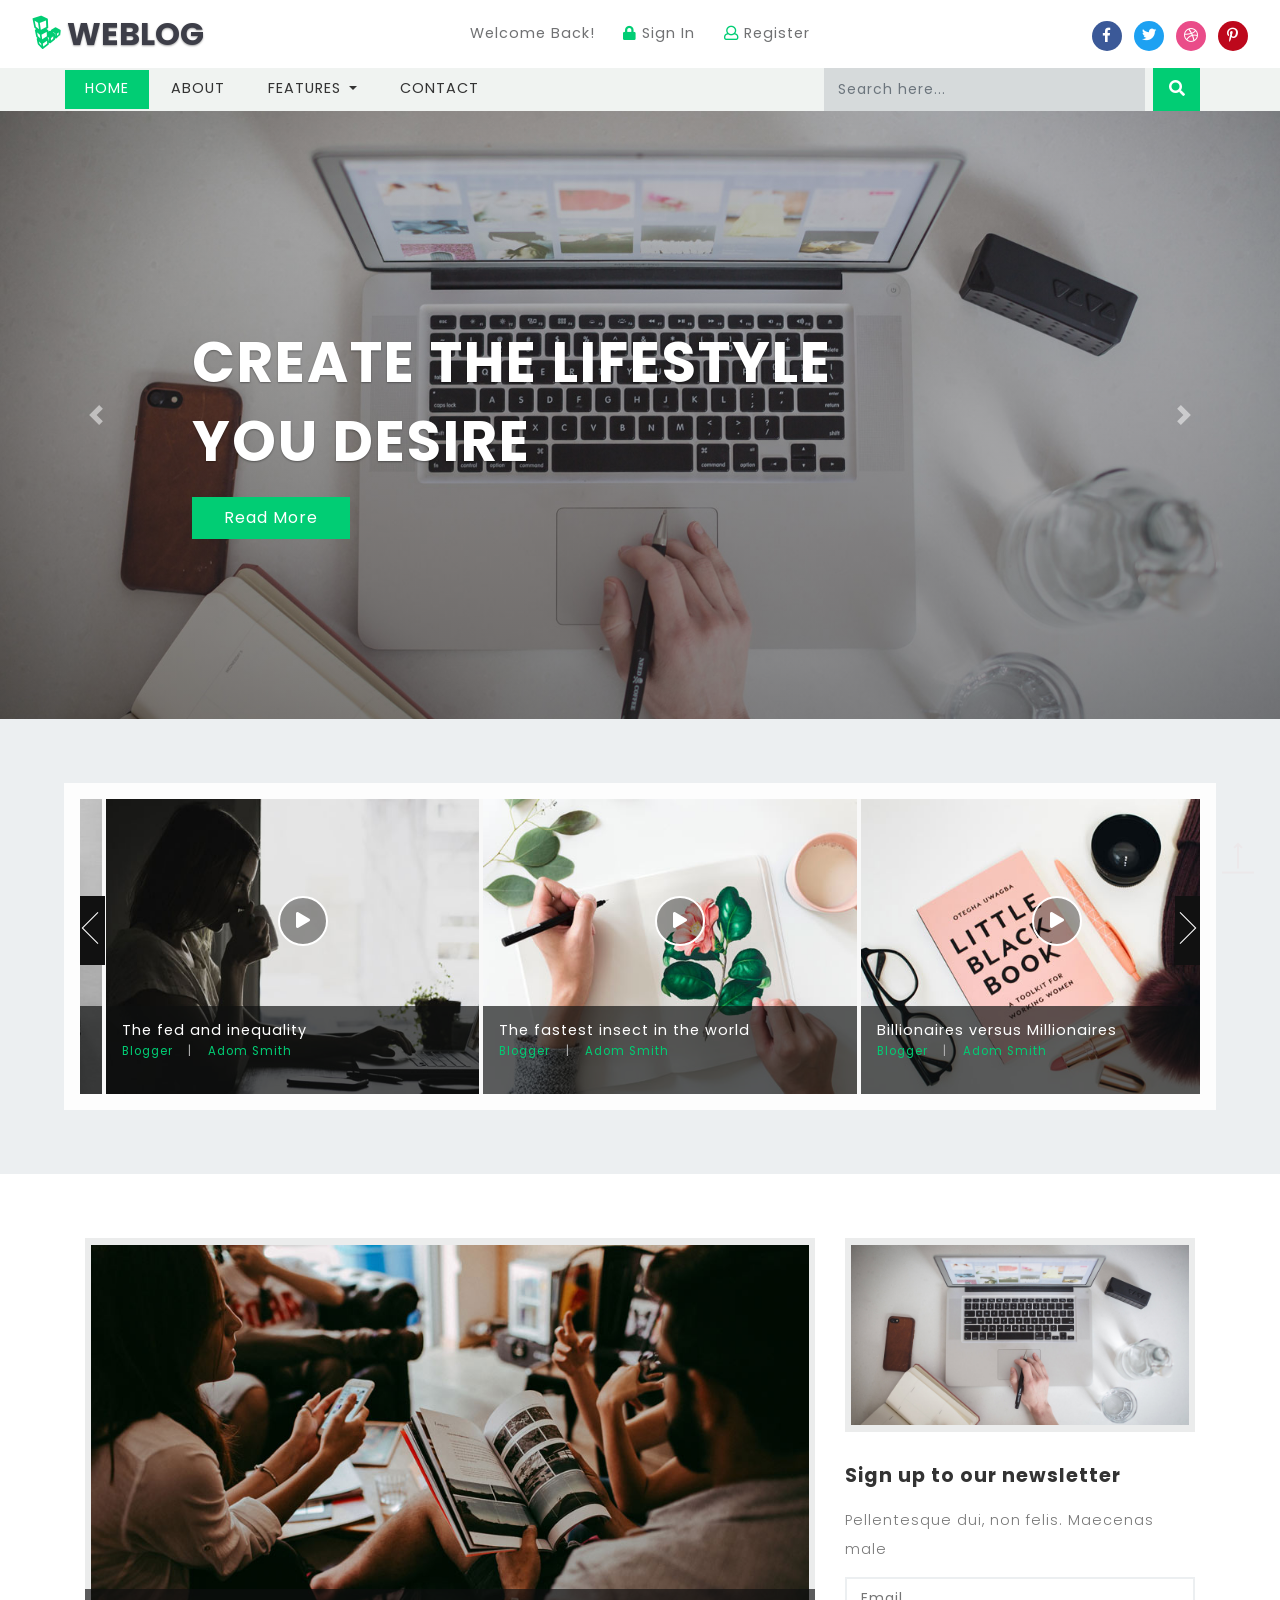
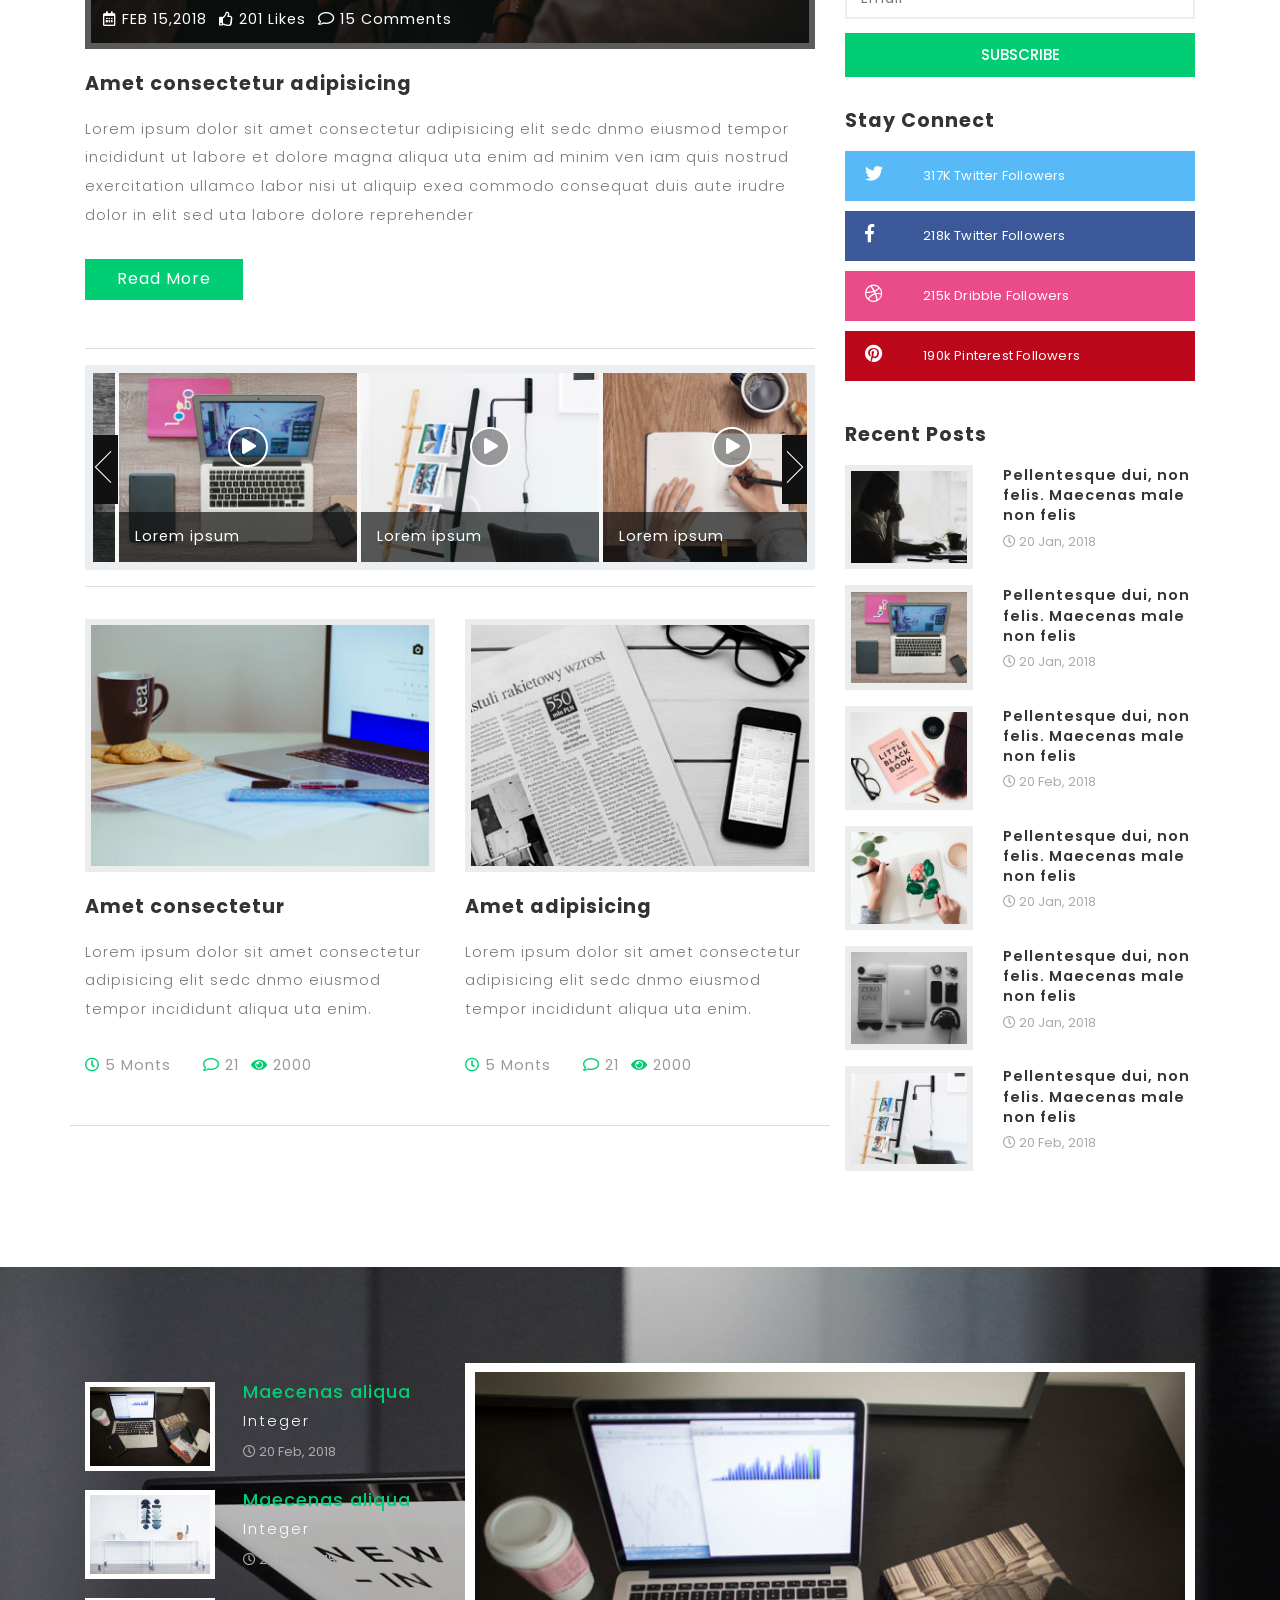
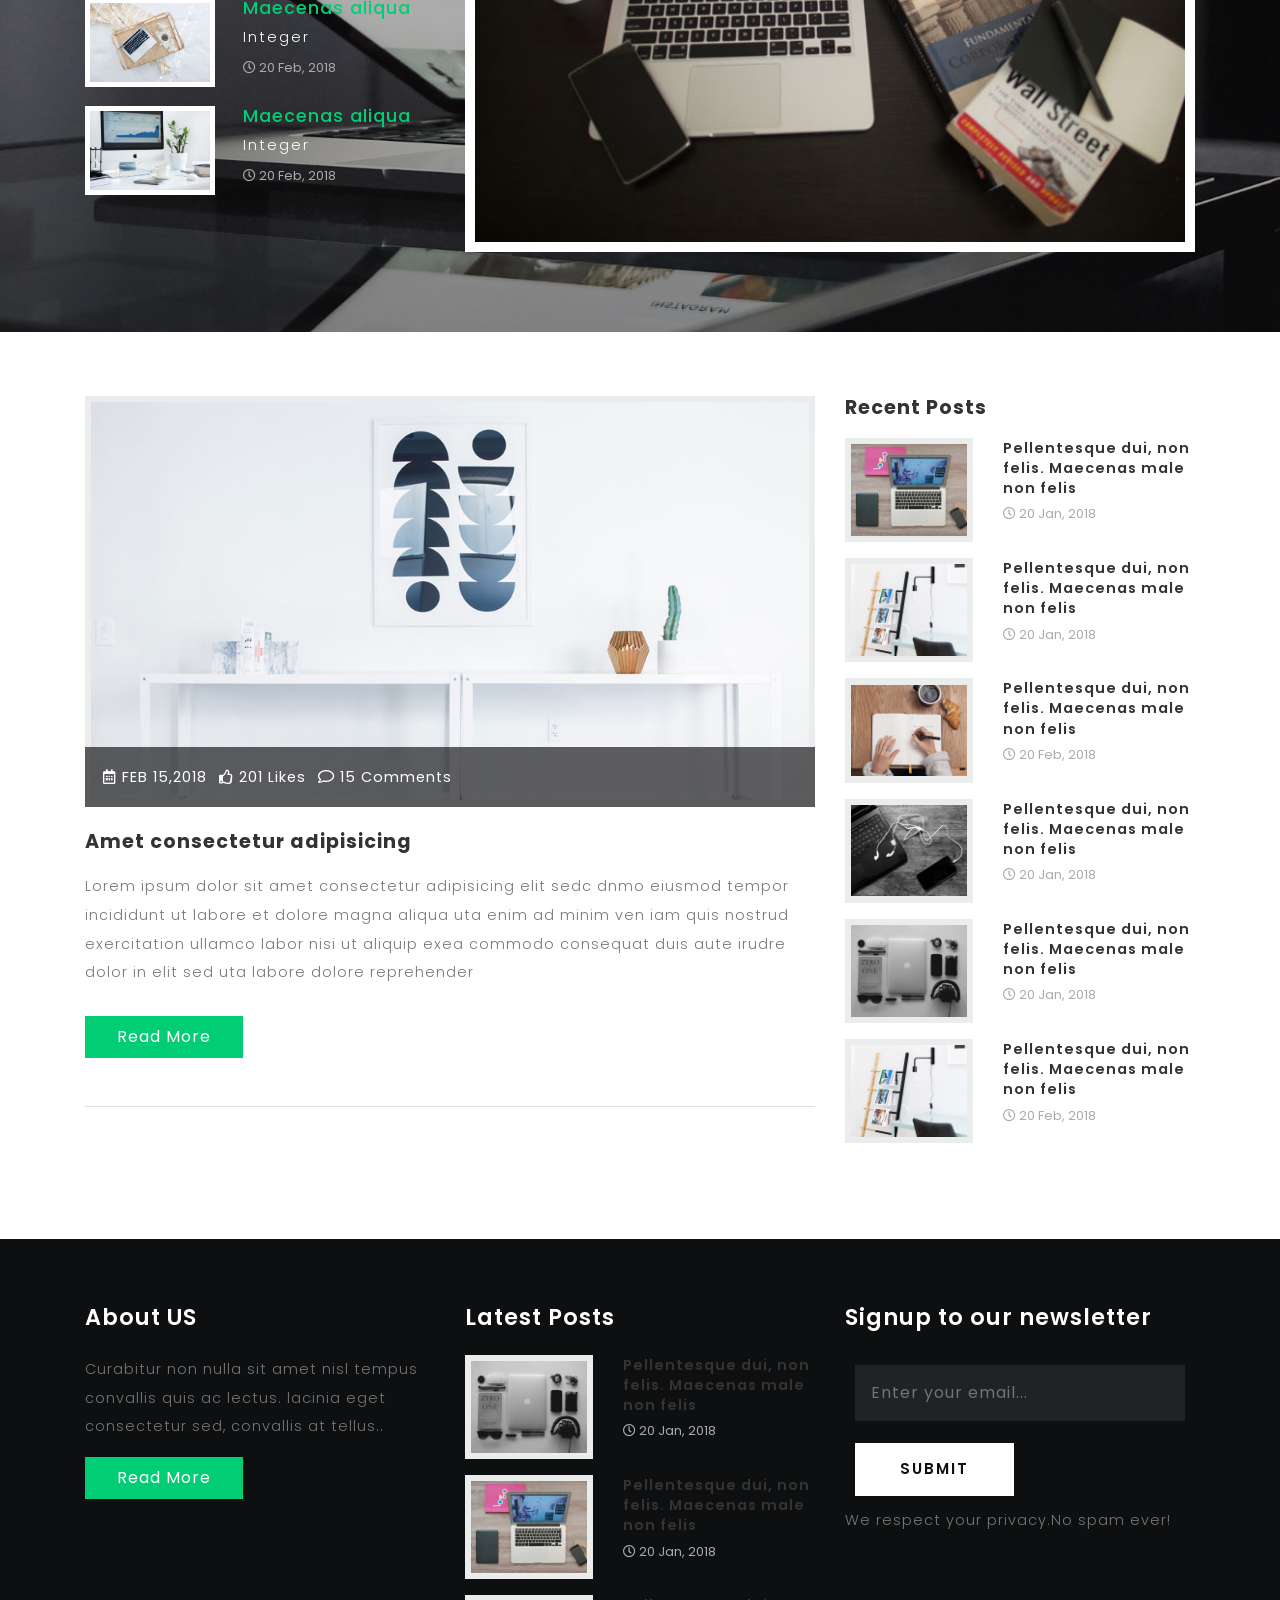
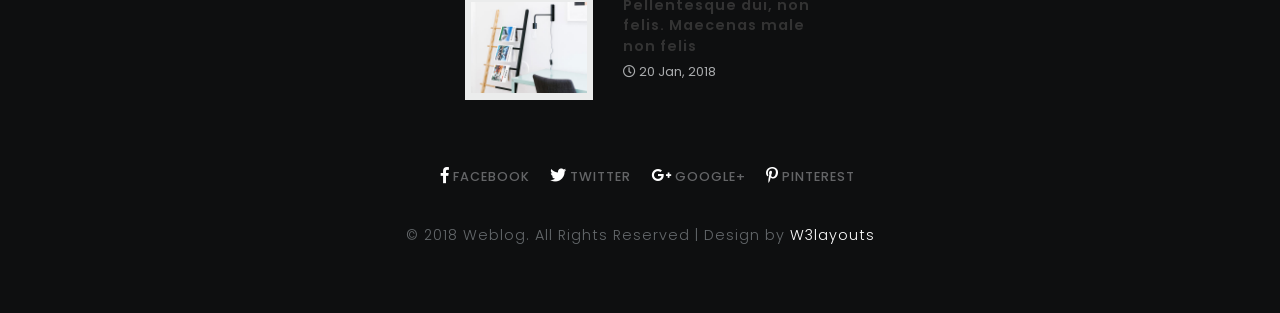
<file: CoreDemo/wwwroot/web/index.html>
<!--
	Author: W3layouts
	Author URL: http://w3layouts.com
	License: Creative Commons Attribution 3.0 Unported
	License URL: http://creativecommons.org/licenses/by/3.0/
-->

<!DOCTYPE html>
<html lang="zxx">

<head>
	<title>Weblog a Blogging Category Bootstrap responsive WebTemplate | Home :: w3layouts</title>
	<meta name="viewport" content="width=device-width, initial-scale=1">
	<meta charset="utf-8">
	<meta name="keywords" content="Weblog a Responsive web template, Bootstrap Web Templates, Flat Web Templates, Android Compatible web template, 
Smartphone Compatible web template, free webdesigns for Nokia, Samsung, LG, SonyEricsson, Motorola web design" />

	<script>
		addEventListener("load", function () {
			setTimeout(hideURLbar, 0);
		}, false);

		function hideURLbar() {
			window.scrollTo(0, 1);
		}
	</script>
	<link href="css/bootstrap.css" rel='stylesheet' type='text/css' />
	<link rel="stylesheet" href="css/jquery.desoslide.css">
	<link href="css/style.css" rel='stylesheet' type='text/css' />
	<link href="css/fontawesome-all.css" rel="stylesheet">
	<link href="//fonts.googleapis.com/css?family=Poppins:100,100i,200,200i,300,300i,400,400i,500,500i,600,600i,700,700i,800"
	    rel="stylesheet">
</head>

<body>
	<!--Header-->

	<header>
		<div class="top-bar_sub_w3layouts container-fluid">
			<div class="row">
				<div class="col-md-4 logo text-left">
					<a class="navbar-brand" href="index.html">
						<i class="fab fa-linode"></i> Weblog</a>
				</div>
				<div class="col-md-4 top-forms text-center mt-lg-3 mt-md-1 mt-0">
					<span>Welcome Back!</span>
					<span class="mx-lg-4 mx-md-2  mx-1">
						<a href="login.html">
							<i class="fas fa-lock"></i> Sign In</a>
					</span>
					<span>
						<a href="register.html">
							<i class="far fa-user"></i> Register</a>
					</span>
				</div>
				<div class="col-md-4 log-icons text-right">

					<ul class="social_list1 mt-3">

						<li>
							<a href="#" class="facebook1 mx-2" >
								<i class="fab fa-facebook-f"></i>

							</a>
						</li>
						<li>
							<a href="#" class="twitter2">
								<i class="fab fa-twitter"></i>

							</a>
						</li>
						<li>
							<a href="#" class="dribble3 mx-2">
								<i class="fab fa-dribbble"></i>
							</a>
						</li>
						<li>
							<a href="#" class="pin">
								<i class="fab fa-pinterest-p"></i>
							</a>
						</li>
					</ul>
				</div>
			</div>
		</div>

			<div class="header_top" id="home">
				<nav class="navbar navbar-expand-lg navbar-light bg-light">
					<button class="navbar-toggler navbar-toggler-right mx-auto" type="button" data-toggle="collapse" data-target="#navbarSupportedContent" aria-controls="navbarSupportedContent"
						aria-expanded="false" aria-label="Toggle navigation">
						<span class="navbar-toggler-icon"></span>
				   </button>


					<div class="collapse navbar-collapse" id="navbarSupportedContent">
						<ul class="navbar-nav mr-auto">
							<li class="nav-item active">
								<a class="nav-link" href="#">Home
									<span class="sr-only">(current)</span>
								</a>
							</li>
							<li class="nav-item">
								<a class="nav-link" href="about.html">About</a>
							</li>
							<li class="nav-item dropdown">
								<a class="nav-link dropdown-toggle" href="#" id="navbarDropdown" role="button" data-toggle="dropdown" aria-haspopup="true"
								    aria-expanded="false">
									Features
								</a>
								<div class="dropdown-menu" aria-labelledby="navbarDropdown">
									<a class="dropdown-item" href="#"></a>
									<a class="dropdown-item" href="blog1.html">Standard Blog</a>
									<div class="dropdown-divider"></div>
									<a class="dropdown-item" href="blog2.html">2 Column Blog</a>
									<div class="dropdown-divider"></div>
									<a class="dropdown-item" href="blog3.html">3 Column Blog</a>

								</div>
							</li>
							<li class="nav-item">
								<a class="nav-link" href="contact.html">Contact</a>
							</li>

						</ul>
							<form action="#" method="post" class="form-inline my-2 my-lg-0 header-search">
								<input class="form-control mr-sm-2" type="search" placeholder="Search here..." name="Search" required="">
								<button class="btn btn1 my-2 my-sm-0" type="submit"><i class="fas fa-search"></i></button>
							</form>
		
						

					</div>
				</nav>

			</div>
	</header>
	<!--//header-->

	<!--/banner-->
	<div class="banner">
		<div id="carouselExampleIndicators" class="carousel slide" data-ride="carousel">
			<ol class="carousel-indicators">
				<li data-target="#carouselExampleIndicators" data-slide-to="0" class="active"></li>
				<li data-target="#carouselExampleIndicators" data-slide-to="1"></li>
				<li data-target="#carouselExampleIndicators" data-slide-to="2"></li>
				<li data-target="#carouselExampleIndicators" data-slide-to="3"></li>
			</ol>
			<div class="carousel-inner" role="listbox">
				<div class="carousel-item active">
					<div class="carousel-caption">
						<h3>Create the lifestyle
							<span>you desire</span>
						</h3>
						<div class="read">
							<a href="single.html" class="btn btn-primary read-m">Read More</a>
						</div>
					</div>
				</div>
				<div class="carousel-item item2">
					<div class="carousel-caption">
						<h3>Engaging Purposeful
							<span>and Creative</span>
						</h3>
						<div class="read">
							<a href="single.html" class="btn btn-primary read-m">Read More</a>
						</div>
					</div>
				</div>
				<div class="carousel-item item3">
					<div class="carousel-caption">
						<h3>Create the lifestyle
							<span>you desire</span>
						</h3>
						<div class="read">
							<a href="single.html" class="btn btn-primary read-m">Read More</a>
						</div>
					</div>
				</div>
				<div class="carousel-item item4">
					<div class="carousel-caption">
						<h3>Engaging Purposeful
							<span>and Creative</span>
						</h3>
						<div class="read">
							<a href="single.html" class="btn btn-primary read-m">Read More</a>
						</div>
					</div>
				</div>
			</div>
			<a class="carousel-control-prev" href="#carouselExampleIndicators" role="button" data-slide="prev">
				<span class="carousel-control-prev-icon" aria-hidden="true"></span>
				<span class="sr-only">Previous</span>
			</a>
			<a class="carousel-control-next" href="#carouselExampleIndicators" role="button" data-slide="next">
				<span class="carousel-control-next-icon" aria-hidden="true"></span>
				<span class="sr-only">Next</span>
			</a>
		</div>
	</div>
	<!--/model-->
	<!--//banner-->
	<section class="bottom-slider">
		<div class="course_demo1">
			<ul id="flexiselDemo1">
				<li>
					<div class="blog-item">
						<img src="images/1.jpg" alt=" " class="img-fluid" />
						<button type="button" class="btn btn-primary play" data-toggle="modal" data-target="#exampleModal">
							<i class="fas fa-play"></i>
						</button>

						<div class="floods-text">
							<h3>The fed and inequality
								<span>Blogger
									<label>|</label>
									<i>Adom Smith</i>
								</span>
							</h3>

						</div>
					</div>
				</li>
				<li>
					<div class="blog-item">
						<img src="images/2.jpg" alt=" " class="img-fluid" />
						<button type="button" class="btn btn-primary play" data-toggle="modal" data-target="#exampleModal">
							<i class="fas fa-play"></i>
						</button>

						<div class="floods-text">
							<h3>The fastest insect in the world
								<span>Blogger
									<label>|</label>
									<i>Adom Smith</i>
								</span>
							</h3>

						</div>
					</div>
				</li>
				<li>
					<div class="blog-item">
						<img src="images/3.jpg" alt=" " class="img-fluid" />
						<button type="button" class="btn btn-primary play" data-toggle="modal" data-target="#exampleModal">
							<i class="fas fa-play"></i>
						</button>


						<div class="floods-text">
							<h3>Billionaires versus Millionaires
								<span>Blogger
									<label>|</label>
									<i>Adom Smith</i>
								</span>
							</h3>

						</div>
					</div>
				</li>
				<li>
					<div class="blog-item">
						<img src="images/4.jpg" alt=" " class="img-fluid" />
						<button type="button" class="btn btn-primary play" data-toggle="modal" data-target="#exampleModal">
							<i class="fas fa-play"></i>
						</button>


						<div class="floods-text">
							<h3>Billionaires versus Millionaires
								<span>Blogger
									<label>|</label>
									<i>Adom Smith</i>
								</span>
							</h3>

						</div>
					</div>
				</li>
			</ul>
		</div>
		<div class="modal fade" id="exampleModal" tabindex="-1" role="dialog" aria-hidden="true">
			<div class="modal-dialog" role="document">
				<div class="modal-content">
					<div class="modal-header">
						<button type="button" class="close" data-dismiss="modal" aria-label="Close">
							<span aria-hidden="true">&times;</span>
						</button>
					</div>
					<div class="modal-body">
						<div class="embed-responsive embed-responsive-21by9">
							<iframe src="https://player.vimeo.com/video/145787219"></iframe>
						</div>
					</div>

				</div>
			</div>
		</div>
	</section>
	<!--/main-->
	<section class="main-content-w3layouts-agileits">
		<div class="container">
			<div class="row">
				<!--left-->
				<div class="col-lg-8 left-blog-info-w3layouts-agileits text-left">
					<div class="blog-grid-top">
						<div class="b-grid-top">
							<div class="blog_info_left_grid">
								<a href="single.html">
									<img src="images/b1.jpg" class="img-fluid" alt="">
								</a>
							</div>
							<div class="blog-info-middle">
								<ul>
									<li>
										<a href="#">
											<i class="far fa-calendar-alt"></i> FEB 15,2018</a>
									</li>
									<li class="mx-2">
										<a href="#">
											<i class="far fa-thumbs-up"></i> 201 Likes</a>
									</li>
									<li>
										<a href="#">
											<i class="far fa-comment"></i> 15 Comments</a>
									</li>
									
								</ul>
							</div>
						</div>

						<h3>
							<a href="single.html">Amet consectetur adipisicing </a>
						</h3>
						<p>Lorem ipsum dolor sit amet consectetur adipisicing elit sedc dnmo eiusmod tempor incididunt ut labore et dolore magna
							aliqua uta enim ad minim ven iam quis nostrud exercitation ullamco labor nisi ut aliquip exea commodo consequat duis
							aute irudre dolor in elit sed uta labore dolore reprehender</p>
						<a href="single.html" class="btn btn-primary read-m">Read More</a>
					</div>
					<!--//silder-->
					<div class="blog-mid-sec">
						<ul id="flexiselDemo2">
							<li>
								<div class="blog-item">
									<img src="images/5.jpg" alt=" " class="img-fluid" />
									<button type="button" class="btn btn-primary play sec" data-toggle="modal" data-target="#exampleModal">
										<i class="fas fa-play"></i>
									</button>
									<div class="floods-text">
										<h3>Lorem ipsum </h3>
									</div>
								</div>
							</li>
							<li>
								<div class="blog-item">
									<img src="images/6.jpg" alt=" " class="img-fluid" />
									<button type="button" class="btn btn-primary play sec" data-toggle="modal" data-target="#exampleModal">
										<i class="fas fa-play"></i>
									</button>
									<div class="floods-text">
										<h3>Lorem ipsum </h3>
									</div>
								</div>
							</li>
							<li>
								<div class="blog-item">
									<img src="images/7.jpg" alt=" " class="img-fluid" />
									<button type="button" class="btn btn-primary play sec" data-toggle="modal" data-target="#exampleModal">
										<i class="fas fa-play"></i>
									</button>
									<div class="floods-text">
										<h3>Lorem ipsum </h3>
									</div>
								</div>
							</li>
							<li>
								<div class="blog-item">
									<img src="images/8.jpg" alt=" " class="img-fluid" />
									<button type="button" class="btn btn-primary play sec" data-toggle="modal" data-target="#exampleModal">
										<i class="fas fa-play"></i>
									</button>
									<div class="floods-text">
										<h3>Lorem ipsum </h3>
									</div>
								</div>
							</li>
						</ul>
					</div>

					<!--//silder-->
					<div class="blog-girds-sec">
						<div class="row">
							<div class="col-md-6 blog-grid-top">
								<div class="b-grid-top">
									<div class="blog_info_left_grid">
										<a href="single.html">
											<img src="images/b2.jpg" class="img-fluid" alt="">
										</a>
									</div>
									<h3>
										<a href="single.html">Amet consectetur </a>
									</h3>
									<p>Lorem ipsum dolor sit amet consectetur adipisicing elit sedc dnmo eiusmod tempor incididunt aliqua uta enim.</p>
								</div>
								<ul class="blog-icons">
									<li>
										<a href="#">
											<i class="far fa-clock"></i> 5 Monts</a>
									</li>
									<li class="mx-2">
										<a href="#">
											<i class="far fa-comment"></i> 21</a>
									</li>
									<li>
										<a href="#">
											<i class="fas fa-eye"></i> 2000</a>
									</li>
									
								</ul>
							</div>
							<div class="col-md-6 blog-grid-top">
								<div class="b-grid-top">
									<div class="blog_info_left_grid">
										<a href="single.html">
											<img src="images/b3.jpg" class="img-fluid" alt="">
										</a>
									</div>
									<h3>
										<a href="single.html">Amet adipisicing </a>
									</h3>
									<p>Lorem ipsum dolor sit amet consectetur adipisicing elit sedc dnmo eiusmod tempor incididunt aliqua uta enim.</p>

								</div>
								<ul class="blog-icons">
									<li>
										<a href="#">
											<i class="far fa-clock"></i> 5 Monts</a>
									</li>
									<li class="mx-2">
										<a href="#">
											<i class="far fa-comment"></i> 21</a>
									</li>
									<li>
										<a href="#">
											<i class="fas fa-eye"></i> 2000</a>
									</li>
									
								</ul>
							</div>
						</div>
					</div>
				</div>
				<!--//left-->
				<!--right-->
				<aside class="col-lg-4 agileits-w3ls-right-blog-con text-right">
					<div class="right-blog-info text-left">
						<div class="tech-btm">
							<img src="images/banner1.jpg" class="img-fluid" alt="">
						</div>
						<div class="tech-btm">
							<h4>Sign up to our newsletter</h4>
							<p>Pellentesque dui, non felis. Maecenas male </p>
							<form action="#" method="post">
								<input type="email" placeholder="Email" required="">
								<input type="submit" value="Subscribe">
							</form>

						</div>
						<div class="tech-btm widget_social">
							<h4>Stay Connect</h4>
							<ul>

								<li>
									<a class="twitter" href="#">
										<i class="fab fa-twitter"></i>
										<span class="count">317K</span> Twitter Followers</a>
								</li>
								<li>
									<a class="facebook" href="#">
										<i class="fab fa-facebook-f"></i>
										<span class="count">218k</span> Twitter Followers</a>
								</li>
								<li>
									<a class="dribble" href="#">
										<i class="fab fa-dribbble"></i>

										<span class="count">215k</span> Dribble Followers</a>
								</li>
								<li>
									<a class="pin" href="#">
										<i class="fab fa-pinterest"></i>
										<span class="count">190k</span> Pinterest Followers</a>
								</li>

							</ul>
						</div>
						<div class="tech-btm">
							<h4>Recent Posts</h4>
							
							<div class="blog-grids row mb-3">
								<div class="col-md-5 blog-grid-left">
									<a href="single.html">
										<img src="images/1.jpg" class="img-fluid" alt="">
									</a>
								</div>
								<div class="col-md-7 blog-grid-right">

									<h5>
										<a href="single.html">Pellentesque dui, non felis. Maecenas male non felis </a>
									</h5>
									<div class="sub-meta">
										<span>
											<i class="far fa-clock"></i> 20 Jan, 2018</span>
									</div>
								</div>
								
							</div>
							<div class="blog-grids row mb-3">
								<div class="col-md-5 blog-grid-left">
									<a href="single.html">
										<img src="images/5.jpg" class="img-fluid" alt="">
									</a>
								</div>
								<div class="col-md-7 blog-grid-right">

									<h5>
										<a href="single.html">Pellentesque dui, non felis. Maecenas male non felis </a>
									</h5>
									<div class="sub-meta">
										<span>
											<i class="far fa-clock"></i> 20 Jan, 2018</span>
									</div>
								</div>
								<div class="clearfix"> </div>
							</div>
							<div class="blog-grids row mb-3">
								<div class="col-md-5 blog-grid-left">
									<a href="single.html">
										<img src="images/3.jpg" class="img-fluid" alt="">
									</a>
								</div>
								<div class="col-md-7 blog-grid-right">
									<h5>
										<a href="single.html">Pellentesque dui, non felis. Maecenas male non felis </a>
									</h5>
									<div class="sub-meta">
										<span>
											<i class="far fa-clock"></i> 20 Feb, 2018</span>
									</div>
								</div>
								
							</div>
							<div class="blog-grids row mb-3">
								<div class="col-md-5 blog-grid-left">
									<a href="single.html">
										<img src="images/2.jpg" class="img-fluid" alt="">
									</a>
								</div>
								<div class="col-md-7 blog-grid-right">

									<h5>
										<a href="single.html">Pellentesque dui, non felis. Maecenas male non felis </a>
									</h5>
									<div class="sub-meta">
										<span>
											<i class="far fa-clock"></i> 20 Jan, 2018</span>
									</div>
								</div>
								
							</div>
							<div class="blog-grids row mb-3">
								<div class="col-md-5 blog-grid-left">
									<a href="single.html">
										<img src="images/4.jpg" class="img-fluid" alt="">
									</a>
								</div>
								<div class="col-md-7 blog-grid-right">

									<h5>
										<a href="single.html">Pellentesque dui, non felis. Maecenas male non felis </a>
									</h5>
									<div class="sub-meta">
										<span>
											<i class="far fa-clock"></i> 20 Jan, 2018</span>
									</div>
								</div>
								
							</div>
							<div class="blog-grids row mb-3">
								<div class="col-md-5 blog-grid-left">
									<a href="single.html">
										<img src="images/6.jpg" class="img-fluid" alt="">
									</a>
								</div>
								<div class="col-md-7 blog-grid-right">
									<h5>
										<a href="single.html">Pellentesque dui, non felis. Maecenas male non felis </a>
									</h5>
									<div class="sub-meta">
										<span>
											<i class="far fa-clock"></i> 20 Feb, 2018</span>
									</div>
								</div>
								
							</div>
						</div>
					</div>

				</aside>
				<!--//right-->
			</div>
		</div>
	</section>
	<!--//main-->
	<!--/middle-->
	<section class="middle-sec-agileinfo-w3ls">
		<div class="container">
			<div class="row inner-sec">
				<div class="col-md-4 news-left">
					<ul id="demo1_thumbs" class="list-inline">
						<li>
							<a href="images/m1.jpg">
								<img src="images/m1.jpg" alt="" data-desoslide-caption="<h3>Latest Post 1</h3>">
								<div class="mid-text-info">
									<h4>Maecenas aliqua</h4>
									<p>Integer </p>
									<div class="sub-meta">
										<span>
											<i class="far fa-clock"></i> 20 Feb, 2018</span>
									</div>
								</div>
							</a>
						</li>
						<li>
							<a href="images/m2.jpg">
								<img src="images/m2.jpg" alt="" data-desoslide-caption="<h3>Latest Post 2</h3>">
								<div class="mid-text-info">
									<h4>Maecenas aliqua</h4>
									<p>Integer </p>
									<div class="sub-meta">
										<span>
											<i class="far fa-clock"></i> 20 Feb, 2018</span>
									</div>
								</div>
							</a>
						</li>
						<li>
							<a href="images/m3.jpg">
								<img src="images/m3.jpg" alt="" data-desoslide-caption="<h3>Latest Post 3</h3>">
								<div class="mid-text-info">
									<h4>Maecenas aliqua</h4>
									<p>Integer </p>
									<div class="sub-meta">
										<span>
											<i class="far fa-clock"></i> 20 Feb, 2018</span>
									</div>
								</div>
							</a>
						</li>
						<li>
							<a href="images/m4.jpg">
								<img src="images/m4.jpg" alt="" data-desoslide-caption="<h3>Latest Post 4</h3>">
								<div class="mid-text-info">
									<h4>Maecenas aliqua</h4>
									<p>Integer </p>
									<div class="sub-meta">
										<span>
											<i class="far fa-clock"></i> 20 Feb, 2018</span>
									</div>
								</div>
							</a>
						</li>
					</ul>
				</div>
				<div id="demo1_main_image" class="col-md-8  news-right"></div>
				<div class="clearfix"> </div>
			</div>
		</div>

	</section>
	<!--//middle-->
	<!---->
	<section class="main-content-w3layouts-agileits">
			<div class="container">
				<div class="row">
					<!--left-->
					<div class="col-lg-8 left-blog-info-w3layouts-agileits text-left">
						<div class="blog-grid-top">
							<div class="b-grid-top">
								<div class="blog_info_left_grid">
									<a href="single.html">
										<img src="images/b4.jpg" class="img-fluid" alt="">
									</a>
								</div>
								<div class="blog-info-middle">
									<ul>
										<li>
											<a href="#">
												<i class="far fa-calendar-alt"></i> FEB 15,2018</a>
										</li>
										<li class="mx-2">
											<a href="#">
												<i class="far fa-thumbs-up"></i> 201 Likes</a>
										</li>
										<li>
											<a href="#">
												<i class="far fa-comment"></i> 15 Comments</a>
										</li>
									
									</ul>
								</div>
							</div>
	
							<h3>
								<a href="single.html">Amet consectetur adipisicing </a>
							</h3>
							<p>Lorem ipsum dolor sit amet consectetur adipisicing elit sedc dnmo eiusmod tempor incididunt ut labore et dolore magna
								aliqua uta enim ad minim ven iam quis nostrud exercitation ullamco labor nisi ut aliquip exea commodo consequat duis
								aute irudre dolor in elit sed uta labore dolore reprehender</p>
							<a href="single.html" class="btn btn-primary read-m">Read More</a>
						</div>
						<!--//silder-->
						
	
					</div>
					<!--//left-->
					<!--right-->
					<aside class="col-lg-4 agileits-w3ls-right-blog-con text-left">
						<div class="tech-btm">
							<h4>Recent Posts</h4>
							
							<div class="blog-grids row mb-3">
								<div class="col-md-5 blog-grid-left">
									<a href="single.html">
										<img src="images/5.jpg" class="img-fluid" alt="">
									</a>
								</div>
								<div class="col-md-7 blog-grid-right">

									<h5>
										<a href="single.html">Pellentesque dui, non felis. Maecenas male non felis </a>
									</h5>
									<div class="sub-meta">
										<span>
											<i class="far fa-clock"></i> 20 Jan, 2018</span>
									</div>
								</div>
								
							</div>
							<div class="blog-grids row mb-3">
								<div class="col-md-5 blog-grid-left">
									<a href="single.html">
										<img src="images/6.jpg" class="img-fluid" alt="">
									</a>
								</div>
								<div class="col-md-7 blog-grid-right">

									<h5>
										<a href="single.html">Pellentesque dui, non felis. Maecenas male non felis </a>
									</h5>
									<div class="sub-meta">
										<span>
											<i class="far fa-clock"></i> 20 Jan, 2018</span>
									</div>
								</div>
								
							</div>
							<div class="blog-grids row mb-3">
								<div class="col-md-5 blog-grid-left">
									<a href="single.html">
										<img src="images/7.jpg" class="img-fluid" alt="">
									</a>
								</div>
								<div class="col-md-7 blog-grid-right">
									<h5>
										<a href="single.html">Pellentesque dui, non felis. Maecenas male non felis </a>
									</h5>
									<div class="sub-meta">
										<span>
											<i class="far fa-clock"></i> 20 Feb, 2018</span>
									</div>
								</div>
								
							</div>
							<div class="blog-grids row mb-3">
								<div class="col-md-5 blog-grid-left">
									<a href="single.html">
										<img src="images/8.jpg" class="img-fluid" alt="">
									</a>
								</div>
								<div class="col-md-7 blog-grid-right">

									<h5>
										<a href="single.html">Pellentesque dui, non felis. Maecenas male non felis </a>
									</h5>
									<div class="sub-meta">
										<span>
											<i class="far fa-clock"></i> 20 Jan, 2018</span>
									</div>
								</div>
								
							</div>
							<div class="blog-grids row mb-3">
								<div class="col-md-5 blog-grid-left">
									<a href="single.html">
										<img src="images/4.jpg" class="img-fluid" alt="">
									</a>
								</div>
								<div class="col-md-7 blog-grid-right">

									<h5>
										<a href="single.html">Pellentesque dui, non felis. Maecenas male non felis </a>
									</h5>
									<div class="sub-meta">
										<span>
											<i class="far fa-clock"></i> 20 Jan, 2018</span>
									</div>
								</div>
								
							</div>
							<div class="blog-grids row mb-3">
								<div class="col-md-5 blog-grid-left">
									<a href="single.html">
										<img src="images/6.jpg" class="img-fluid" alt="">
									</a>
								</div>
								<div class="col-md-7 blog-grid-right">
									<h5>
										<a href="single.html">Pellentesque dui, non felis. Maecenas male non felis </a>
									</h5>
									<div class="sub-meta">
										<span>
											<i class="far fa-clock"></i> 20 Feb, 2018</span>
									</div>
								</div>
								
							</div>
						
						</div>
	
					</aside>
					<!--//right-->
				</div>
			</div>
		</section>
		<!--//main-->
	<!--footer-->
	<footer>
		<div class="container">
			<div class="row">
				<div class="col-lg-4 footer-grid-agileits-w3ls text-left">
					<h3>About US</h3>
					<p>Curabitur non nulla sit amet nisl tempus convallis quis ac lectus. lacinia eget consectetur sed, convallis at tellus..</p>
					<div class="read">
						<a href="single.html" class="btn btn-primary read-m">Read More</a>
					</div>
				</div>
				<div class="col-lg-4 footer-grid-agileits-w3ls text-left">

					<div class="tech-btm">
						<h3>Latest Posts</h3>
						<div class="blog-grids row mb-3">
							<div class="col-md-5 blog-grid-left">
								<a href="single.html">
									<img src="images/4.jpg" class="img-fluid" alt="">
								</a>
							</div>
							<div class="col-md-7 blog-grid-right">

								<h5>
									<a href="single.html">Pellentesque dui, non felis. Maecenas male non felis </a>
								</h5>
								<div class="sub-meta">
									<span>
										<i class="far fa-clock"></i> 20 Jan, 2018</span>
								</div>
							</div>
							
						</div>
						<div class="blog-grids row mb-3">
							<div class="col-md-5 blog-grid-left">
								<a href="single.html">
									<img src="images/5.jpg" class="img-fluid" alt="">
								</a>
							</div>
							<div class="col-md-7 blog-grid-right">

								<h5>
									<a href="single.html">Pellentesque dui, non felis. Maecenas male non felis </a>
								</h5>
								<div class="sub-meta">
									<span>
										<i class="far fa-clock"></i> 20 Jan, 2018</span>
								</div>
							</div>
							
						</div>
						<div class="blog-grids row mb-3">
							<div class="col-md-5 blog-grid-left">
								<a href="single.html">
									<img src="images/6.jpg" class="img-fluid" alt="">
								</a>
							</div>
							<div class="col-md-7 blog-grid-right">

								<h5>
									<a href="single.html">Pellentesque dui, non felis. Maecenas male non felis </a>
								</h5>
								<div class="sub-meta">
									<span>
										<i class="far fa-clock"></i> 20 Jan, 2018</span>
								</div>
							</div>
							
						</div>
					</div>
				</div>
				<!-- subscribe -->
				<div class="col-lg-4 subscribe-main footer-grid-agileits-w3ls text-left">
					<h2>Signup to our newsletter</h2>
					<div class="subscribe-main text-left">
							<div class="subscribe-form">
									<form action="#" method="post" class="subscribe_form">
										<input class="form-control" type="email" placeholder="Enter your email..." required="">
										<button type="submit" class="btn btn-primary submit">Submit</button>
									</form>
									<div class="clearfix"> </div>
						   </div>
						<p>We respect your privacy.No spam ever!</p>
					</div>
					<!-- //subscribe -->
				</div>
			</div>
			<!-- footer -->
			<div class="footer-cpy text-center">
				<div class="footer-social">
					<div class="copyrighttop">
						<ul>
							<li class="mx-3">
								<a class="facebook" href="#">
									<i class="fab fa-facebook-f"></i>
									<span>Facebook</span>
								</a>
							</li>
							<li>
								<a class="facebook" href="#">
									<i class="fab fa-twitter"></i>
									<span>Twitter</span>
								</a>
							</li>
							<li class="mx-3">
								<a class="facebook" href="#">
									<i class="fab fa-google-plus-g"></i>
									<span>Google+</span>
								</a>
							</li>
							<li>
								<a class="facebook" href="#">
									<i class="fab fa-pinterest-p"></i>
									<span>Pinterest</span>
								</a>
							</li>
						</ul>

					</div>
				</div>
				<div class="w3layouts-agile-copyrightbottom">
					<p>© 2018 Weblog. All Rights Reserved | Design by
						<a href="http://w3layouts.com/">W3layouts</a>
					</p>

				</div>
			</div>

			<!-- //footer -->
		</div>
	</footer>
	<!---->
	<!-- js -->
	<script src="js/jquery-2.2.3.min.js"></script>
	<!-- //js -->
	<!-- desoslide-JavaScript -->
	<script src="js/jquery.desoslide.js"></script>
	<script>
		$('#demo1_thumbs').desoSlide({
			main: {
				container: '#demo1_main_image',
				cssClass: 'img-responsive'
			},
			effect: 'sideFade',
			caption: true
		});
	</script>

	<!-- requried-jsfiles-for owl -->
	<script>
		$(window).load(function () {
			$("#flexiselDemo1").flexisel({
				visibleItems: 3,
				animationSpeed: 1000,
				autoPlay: true,
				autoPlaySpeed: 3000,
				pauseOnHover: true,
				enableResponsiveBreakpoints: true,
				responsiveBreakpoints: {
					portrait: {
						changePoint: 480,
						visibleItems: 1
					},
					landscape: {
						changePoint: 640,
						visibleItems: 2
					},
					tablet: {
						changePoint: 768,
						visibleItems: 3
					}
				}
			});

		});
	</script>
	<script>
		$(window).load(function () {
			$("#flexiselDemo2").flexisel({
				visibleItems: 3,
				animationSpeed: 1000,
				autoPlay: true,
				autoPlaySpeed: 3000,
				pauseOnHover: true,
				enableResponsiveBreakpoints: true,
				responsiveBreakpoints: {
					portrait: {
						changePoint: 480,
						visibleItems: 1
					},
					landscape: {
						changePoint: 640,
						visibleItems: 2
					},
					tablet: {
						changePoint: 768,
						visibleItems: 3
					}
				}
			});

		});
	</script>
	<script src="js/jquery.flexisel.js"></script>
	<!-- //password-script -->
	<!--/ start-smoth-scrolling -->
	<script src="js/move-top.js"></script>
	<script src="js/easing.js"></script>
	<script>
		jQuery(document).ready(function ($) {
			$(".scroll").click(function (event) {
				event.preventDefault();
				$('html,body').animate({
					scrollTop: $(this.hash).offset().top
				}, 900);
			});
		});
	</script>
	<!--// end-smoth-scrolling -->

	<script>
		$(document).ready(function () {
			
									var defaults = {
							  			containerID: 'toTop', // fading element id
										containerHoverID: 'toTopHover', // fading element hover id
										scrollSpeed: 1200,
										easingType: 'linear' 
							 		};
									

			$().UItoTop({
				easingType: 'easeOutQuart'
			});

		});
	</script>
	<a href="#home" class="scroll" id="toTop" style="display: block;">
		<span id="toTopHover" style="opacity: 1;"> </span>
	</a>

	<!-- //Custom-JavaScript-File-Links -->
	<script src="js/bootstrap.js"></script>


</body>

</html>
</file>
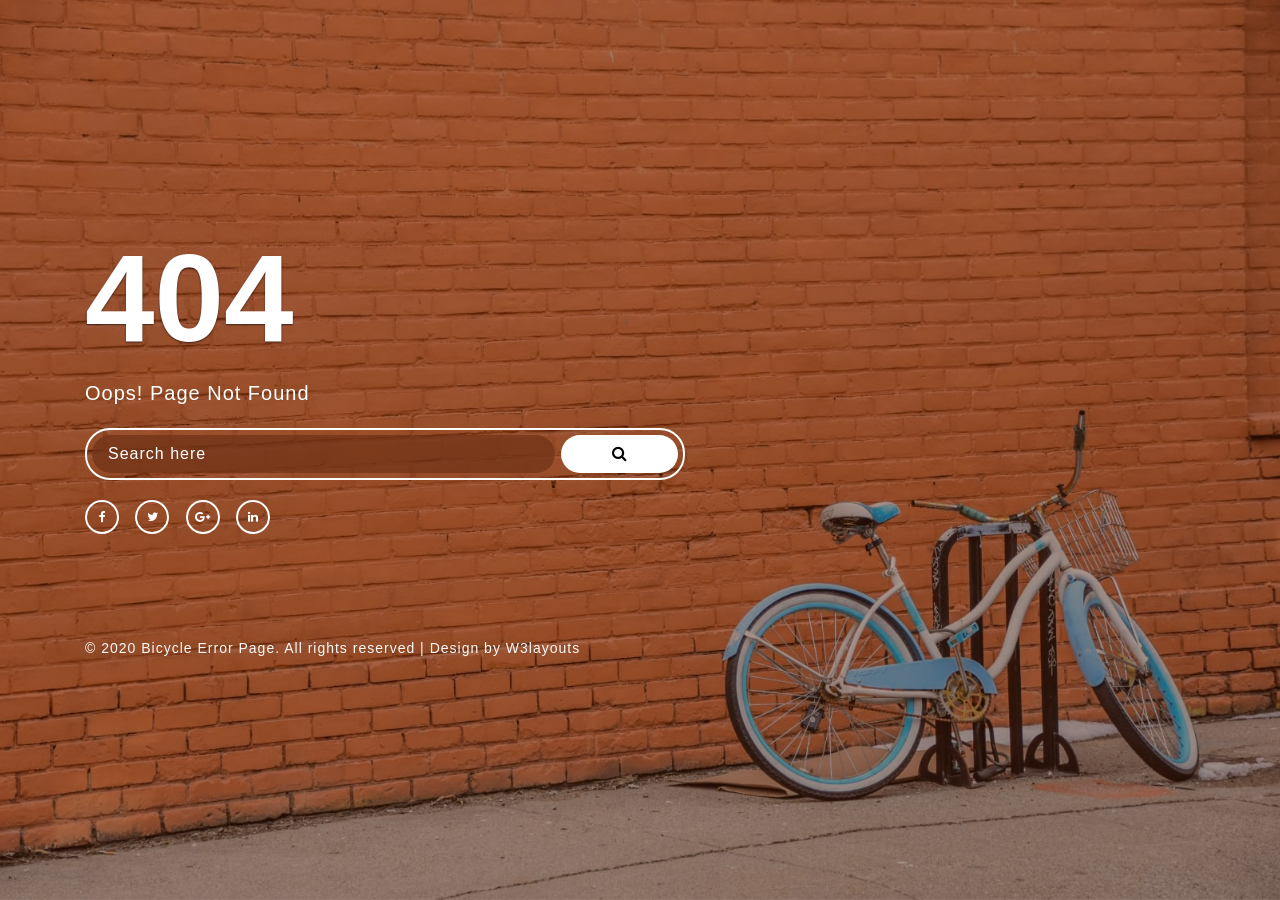
<file: CoreDemo/wwwroot/weberror/index.html>
<!--
Author: W3layouts
Author URL: http://w3layouts.com
-->
<!DOCTYPE html>
<html lang="zxx">

<head>
	<title>Bicycle Error Page Responsive Widget Template :: W3layouts</title>
	<!-- Meta tag Keywords -->
	<meta name="viewport" content="width=device-width, initial-scale=1">
	<meta charset="UTF-8" />
	<meta name="keywords"
		content="Bicycle Error Page Responsive web template, Bootstrap Web Templates, Flat Web Templates, Android Compatible web template, Smartphone Compatible web template, free webdesigns for Nokia, Samsung, LG, SonyEricsson, Motorola web design" />
	<script>
		addEventListener("load", function () {
			setTimeout(hideURLbar, 0);
		}, false);

		function hideURLbar() {
			window.scrollTo(0, 1);
		}
	</script>
	<!-- //Meta tag Keywords -->
	<!--/Style-CSS -->
	<link rel="stylesheet" href="css/style.css" type="text/css" media="all" />
	<!--//Style-CSS -->
	<!-- font-awesome-icons -->
	<link href="css/font-awesome.css" rel="stylesheet">
	<!-- //font-awesome-icons -->
</head>

<body>
	<section class="w3l-error-61-404">
		<!-- /error-61-section -->
		<div class="error-61-mian">
			<div class="wrapper">
				<div class="errors-16-top">
					<div class="errors-16-info">
						<h3>404 </h3>

						<p>Oops! Page Not Found</p>
						<form action="#" method="post" class="d-flex error-page-form">
							<input type="search" placeholder="Search here" required="required">
							<button type="submit"><span class="fa fa-search" aria-hidden="true"></span></button>
						</form>
						<div class="social-coming-icons">
							<a href="#" title="Facebook" class="footer-fb"><span class="fa fa-facebook"
									aria-hidden="true"></span></a>
							<a href="#" title="Twitter" class="footer-tw"><span class="fa fa-twitter"
									aria-hidden="true"></span></a>
							<a href="#" title="Google Plus" class="footer-gg"><span class="fa fa-google-plus"
									aria-hidden="true"></span></a>
							<a href="#" title="Linkedin" class="footer-lin"><span class="fa fa-linkedin"
									aria-hidden="true"></span></a>
						</div>
					
					</div>

				</div>
				<div class="copyright-footer">
					<div class="copy-right">
						<p>© 2020 Bicycle Error Page. All rights reserved | Design by
							<a href="http://w3layouts.com/" target="_blank">W3layouts</a></p>
					</div>
				</div>
			</div>
		</div>
	</section>
	<!-- //error-61-section -->
</body>

</html>
</file>
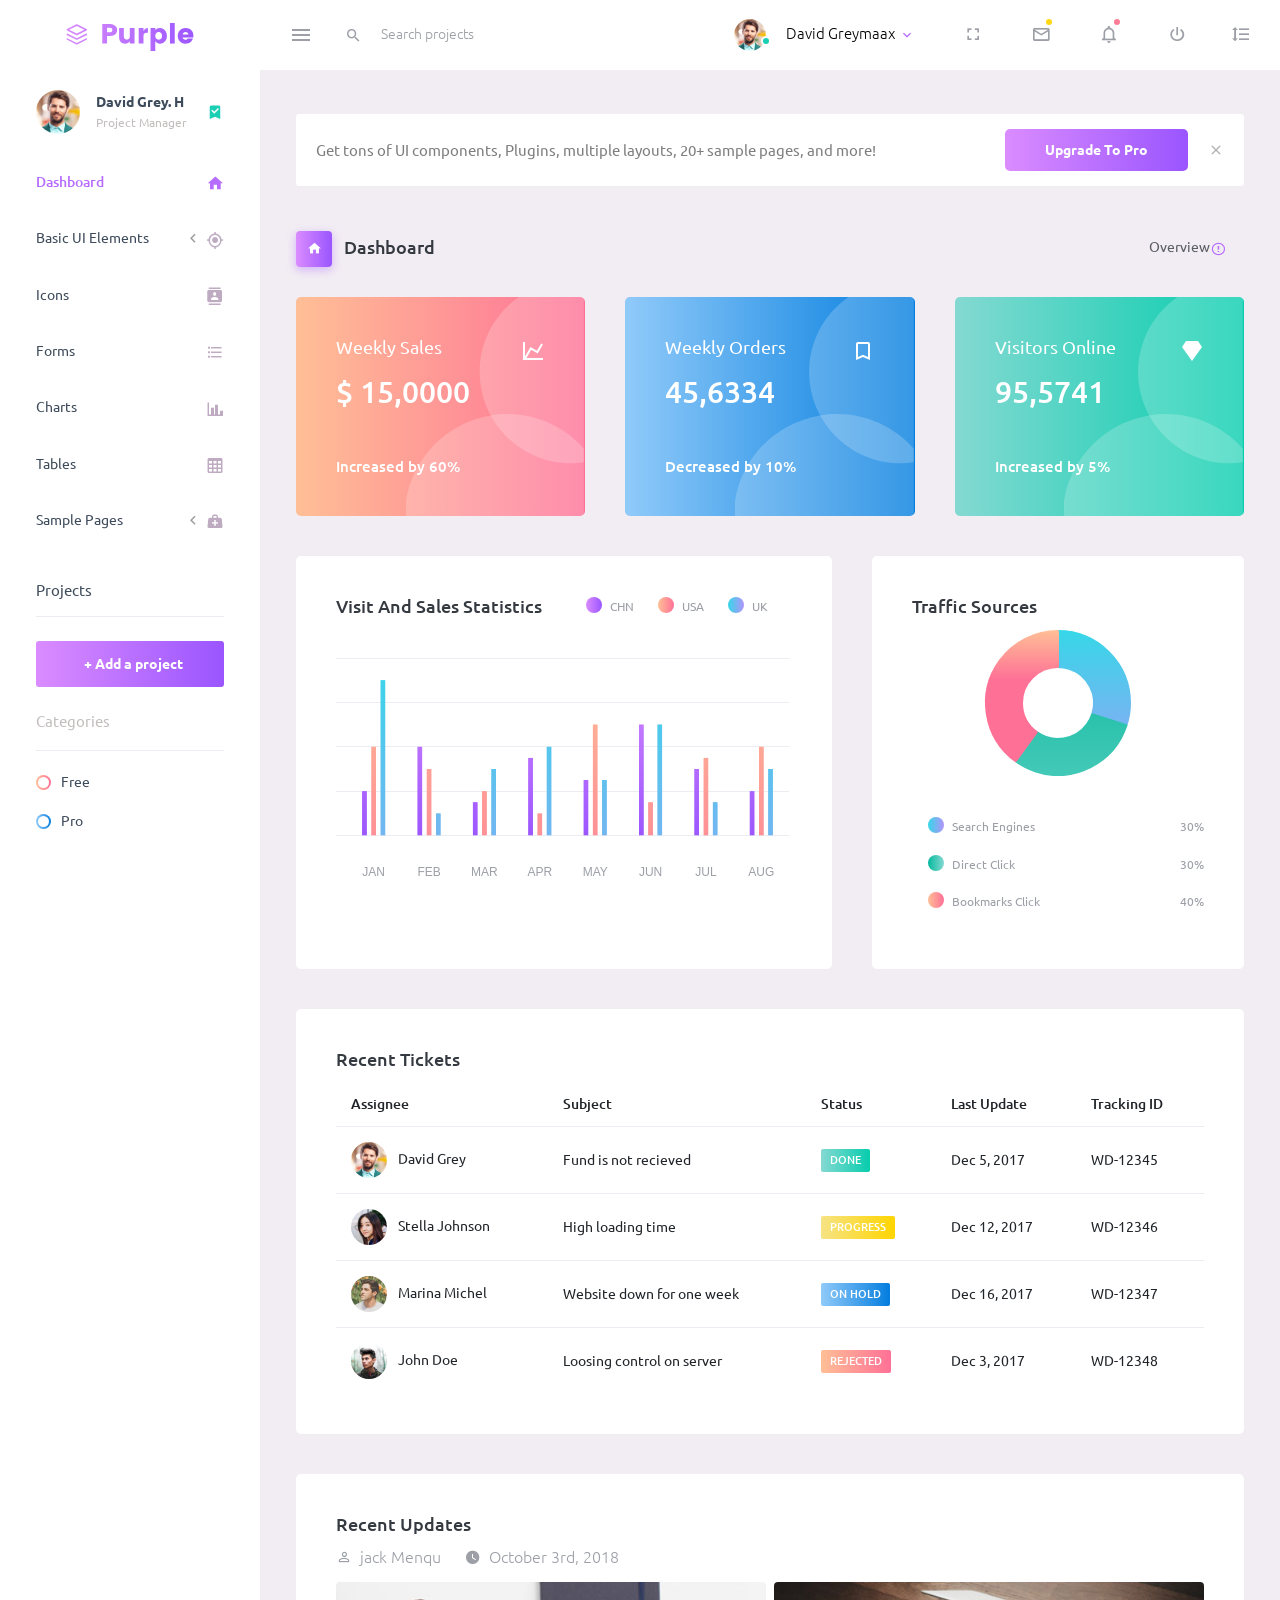
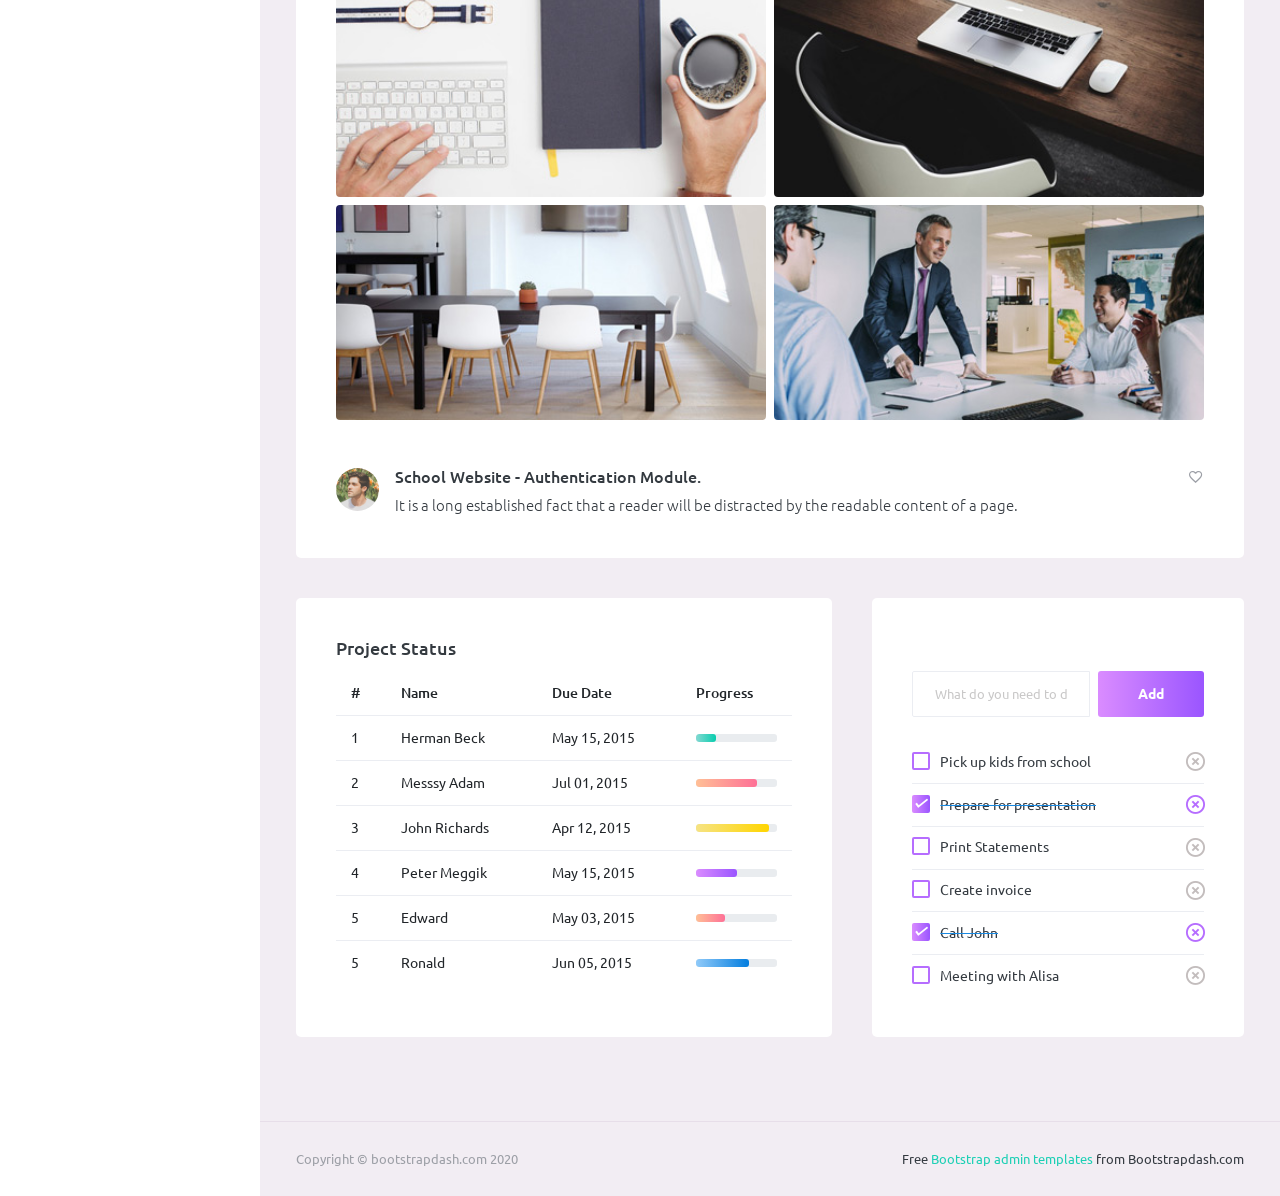
<file: CoreDemo/wwwroot/writer/index.html>
<!DOCTYPE html>
<html lang="en">
  <head>
    <!-- Required meta tags -->
    <meta charset="utf-8">
    <meta name="viewport" content="width=device-width, initial-scale=1, shrink-to-fit=no">
    <title>Purple Admin</title>
    <!-- plugins:css -->
    <link rel="stylesheet" href="assets/vendors/mdi/css/materialdesignicons.min.css">
    <link rel="stylesheet" href="assets/vendors/css/vendor.bundle.base.css">
    
    <!-- endinject -->
    <!-- Plugin css for this page -->
    <!-- End plugin css for this page -->
    <!-- inject:css -->
    <!-- endinject -->
    <!-- Layout styles -->
    <link rel="stylesheet" href="assets/css/style.css">
    <!-- End layout styles -->
    <link rel="shortcut icon" href="assets/images/favicon.ico" />
  </head>
  <body>
    <div class="container-scroller">
      <!-- partial:partials/_navbar.html -->
      <nav class="navbar default-layout-navbar col-lg-12 col-12 p-0 fixed-top d-flex flex-row">
        <div class="text-center navbar-brand-wrapper d-flex align-items-center justify-content-center">
          <a class="navbar-brand brand-logo" href="index.html"><img src="assets/images/logo.svg" alt="logo" /></a>
          <a class="navbar-brand brand-logo-mini" href="index.html"><img src="assets/images/logo-mini.svg" alt="logo" /></a>
        </div>
        <div class="navbar-menu-wrapper d-flex align-items-stretch">
          <button class="navbar-toggler navbar-toggler align-self-center" type="button" data-toggle="minimize">
            <span class="mdi mdi-menu"></span>
          </button>
          <div class="search-field d-none d-md-block">
            <form class="d-flex align-items-center h-100" action="#">
              <div class="input-group">
                <div class="input-group-prepend bg-transparent">
                  <i class="input-group-text border-0 mdi mdi-magnify"></i>
                </div>
                <input type="text" class="form-control bg-transparent border-0" placeholder="Search projects">
              </div>
            </form>
          </div>
          <ul class="navbar-nav navbar-nav-right">
            <li class="nav-item nav-profile dropdown">
              <a class="nav-link dropdown-toggle" id="profileDropdown" href="#" data-toggle="dropdown" aria-expanded="false">
                <div class="nav-profile-img">
                  <img src="assets/images/faces/face1.jpg" alt="image">
                  <span class="availability-status online"></span>
                </div>
                <div class="nav-profile-text">
                  <p class="mb-1 text-black">David Greymaax</p>
                </div>
              </a>
              <div class="dropdown-menu navbar-dropdown" aria-labelledby="profileDropdown">
                <a class="dropdown-item" href="#">
                  <i class="mdi mdi-cached mr-2 text-success"></i> Activity Log </a>
                <div class="dropdown-divider"></div>
                <a class="dropdown-item" href="#">
                  <i class="mdi mdi-logout mr-2 text-primary"></i> Signout </a>
              </div>
            </li>
            <li class="nav-item d-none d-lg-block full-screen-link">
              <a class="nav-link">
                <i class="mdi mdi-fullscreen" id="fullscreen-button"></i>
              </a>
            </li>
            <li class="nav-item dropdown">
              <a class="nav-link count-indicator dropdown-toggle" id="messageDropdown" href="#" data-toggle="dropdown" aria-expanded="false">
                <i class="mdi mdi-email-outline"></i>
                <span class="count-symbol bg-warning"></span>
              </a>
              <div class="dropdown-menu dropdown-menu-right navbar-dropdown preview-list" aria-labelledby="messageDropdown">
                <h6 class="p-3 mb-0">Messages</h6>
                <div class="dropdown-divider"></div>
                <a class="dropdown-item preview-item">
                  <div class="preview-thumbnail">
                    <img src="assets/images/faces/face4.jpg" alt="image" class="profile-pic">
                  </div>
                  <div class="preview-item-content d-flex align-items-start flex-column justify-content-center">
                    <h6 class="preview-subject ellipsis mb-1 font-weight-normal">Mark send you a message</h6>
                    <p class="text-gray mb-0"> 1 Minutes ago </p>
                  </div>
                </a>
                <div class="dropdown-divider"></div>
                <a class="dropdown-item preview-item">
                  <div class="preview-thumbnail">
                    <img src="assets/images/faces/face2.jpg" alt="image" class="profile-pic">
                  </div>
                  <div class="preview-item-content d-flex align-items-start flex-column justify-content-center">
                    <h6 class="preview-subject ellipsis mb-1 font-weight-normal">Cregh send you a message</h6>
                    <p class="text-gray mb-0"> 15 Minutes ago </p>
                  </div>
                </a>
                <div class="dropdown-divider"></div>
                <a class="dropdown-item preview-item">
                  <div class="preview-thumbnail">
                    <img src="assets/images/faces/face3.jpg" alt="image" class="profile-pic">
                  </div>
                  <div class="preview-item-content d-flex align-items-start flex-column justify-content-center">
                    <h6 class="preview-subject ellipsis mb-1 font-weight-normal">Profile picture updated</h6>
                    <p class="text-gray mb-0"> 18 Minutes ago </p>
                  </div>
                </a>
                <div class="dropdown-divider"></div>
                <h6 class="p-3 mb-0 text-center">4 new messages</h6>
              </div>
            </li>
            <li class="nav-item dropdown">
              <a class="nav-link count-indicator dropdown-toggle" id="notificationDropdown" href="#" data-toggle="dropdown">
                <i class="mdi mdi-bell-outline"></i>
                <span class="count-symbol bg-danger"></span>
              </a>
              <div class="dropdown-menu dropdown-menu-right navbar-dropdown preview-list" aria-labelledby="notificationDropdown">
                <h6 class="p-3 mb-0">Notifications</h6>
                <div class="dropdown-divider"></div>
                <a class="dropdown-item preview-item">
                  <div class="preview-thumbnail">
                    <div class="preview-icon bg-success">
                      <i class="mdi mdi-calendar"></i>
                    </div>
                  </div>
                  <div class="preview-item-content d-flex align-items-start flex-column justify-content-center">
                    <h6 class="preview-subject font-weight-normal mb-1">Event today</h6>
                    <p class="text-gray ellipsis mb-0"> Just a reminder that you have an event today </p>
                  </div>
                </a>
                <div class="dropdown-divider"></div>
                <a class="dropdown-item preview-item">
                  <div class="preview-thumbnail">
                    <div class="preview-icon bg-warning">
                      <i class="mdi mdi-settings"></i>
                    </div>
                  </div>
                  <div class="preview-item-content d-flex align-items-start flex-column justify-content-center">
                    <h6 class="preview-subject font-weight-normal mb-1">Settings</h6>
                    <p class="text-gray ellipsis mb-0"> Update dashboard </p>
                  </div>
                </a>
                <div class="dropdown-divider"></div>
                <a class="dropdown-item preview-item">
                  <div class="preview-thumbnail">
                    <div class="preview-icon bg-info">
                      <i class="mdi mdi-link-variant"></i>
                    </div>
                  </div>
                  <div class="preview-item-content d-flex align-items-start flex-column justify-content-center">
                    <h6 class="preview-subject font-weight-normal mb-1">Launch Admin</h6>
                    <p class="text-gray ellipsis mb-0"> New admin wow! </p>
                  </div>
                </a>
                <div class="dropdown-divider"></div>
                <h6 class="p-3 mb-0 text-center">See all notifications</h6>
              </div>
            </li>
            <li class="nav-item nav-logout d-none d-lg-block">
              <a class="nav-link" href="#">
                <i class="mdi mdi-power"></i>
              </a>
            </li>
            <li class="nav-item nav-settings d-none d-lg-block">
              <a class="nav-link" href="#">
                <i class="mdi mdi-format-line-spacing"></i>
              </a>
            </li>
          </ul>
          <button class="navbar-toggler navbar-toggler-right d-lg-none align-self-center" type="button" data-toggle="offcanvas">
            <span class="mdi mdi-menu"></span>
          </button>
        </div>
      </nav>
      <!-- partial -->
      <div class="container-fluid page-body-wrapper">
        <!-- partial:partials/_sidebar.html -->
        <nav class="sidebar sidebar-offcanvas" id="sidebar">
          <ul class="nav">
            <li class="nav-item nav-profile">
              <a href="#" class="nav-link">
                <div class="nav-profile-image">
                  <img src="assets/images/faces/face1.jpg" alt="profile">
                  <span class="login-status online"></span>
                  <!--change to offline or busy as needed-->
                </div>
                <div class="nav-profile-text d-flex flex-column">
                  <span class="font-weight-bold mb-2">David Grey. H</span>
                  <span class="text-secondary text-small">Project Manager</span>
                </div>
                <i class="mdi mdi-bookmark-check text-success nav-profile-badge"></i>
              </a>
            </li>
            <li class="nav-item">
              <a class="nav-link" href="index.html">
                <span class="menu-title">Dashboard</span>
                <i class="mdi mdi-home menu-icon"></i>
              </a>
            </li>
            <li class="nav-item">
              <a class="nav-link" data-toggle="collapse" href="#ui-basic" aria-expanded="false" aria-controls="ui-basic">
                <span class="menu-title">Basic UI Elements</span>
                <i class="menu-arrow"></i>
                <i class="mdi mdi-crosshairs-gps menu-icon"></i>
              </a>
              <div class="collapse" id="ui-basic">
                <ul class="nav flex-column sub-menu">
                  <li class="nav-item"> <a class="nav-link" href="pages/ui-features/buttons.html">Buttons</a></li>
                  <li class="nav-item"> <a class="nav-link" href="pages/ui-features/typography.html">Typography</a></li>
                </ul>
              </div>
            </li>
            <li class="nav-item">
              <a class="nav-link" href="pages/icons/mdi.html">
                <span class="menu-title">Icons</span>
                <i class="mdi mdi-contacts menu-icon"></i>
              </a>
            </li>
            <li class="nav-item">
              <a class="nav-link" href="pages/forms/basic_elements.html">
                <span class="menu-title">Forms</span>
                <i class="mdi mdi-format-list-bulleted menu-icon"></i>
              </a>
            </li>
            <li class="nav-item">
              <a class="nav-link" href="pages/charts/chartjs.html">
                <span class="menu-title">Charts</span>
                <i class="mdi mdi-chart-bar menu-icon"></i>
              </a>
            </li>
            <li class="nav-item">
              <a class="nav-link" href="pages/tables/basic-table.html">
                <span class="menu-title">Tables</span>
                <i class="mdi mdi-table-large menu-icon"></i>
              </a>
            </li>
            <li class="nav-item">
              <a class="nav-link" data-toggle="collapse" href="#general-pages" aria-expanded="false" aria-controls="general-pages">
                <span class="menu-title">Sample Pages</span>
                <i class="menu-arrow"></i>
                <i class="mdi mdi-medical-bag menu-icon"></i>
              </a>
              <div class="collapse" id="general-pages">
                <ul class="nav flex-column sub-menu">
                  <li class="nav-item"> <a class="nav-link" href="pages/samples/blank-page.html"> Blank Page </a></li>
                  <li class="nav-item"> <a class="nav-link" href="pages/samples/login.html"> Login </a></li>
                  <li class="nav-item"> <a class="nav-link" href="pages/samples/register.html"> Register </a></li>
                  <li class="nav-item"> <a class="nav-link" href="pages/samples/error-404.html"> 404 </a></li>
                  <li class="nav-item"> <a class="nav-link" href="pages/samples/error-500.html"> 500 </a></li>
                </ul>
              </div>
            </li>
            <li class="nav-item sidebar-actions">
              <span class="nav-link">
                <div class="border-bottom">
                  <h6 class="font-weight-normal mb-3">Projects</h6>
                </div>
                <button class="btn btn-block btn-lg btn-gradient-primary mt-4">+ Add a project</button>
                <div class="mt-4">
                  <div class="border-bottom">
                    <p class="text-secondary">Categories</p>
                  </div>
                  <ul class="gradient-bullet-list mt-4">
                    <li>Free</li>
                    <li>Pro</li>
                  </ul>
                </div>
              </span>
            </li>
          </ul>
        </nav>
        <!-- partial -->
        <div class="main-panel">
          <div class="content-wrapper">
            <div class="row" id="proBanner">
              <div class="col-12">
                <span class="d-flex align-items-center purchase-popup">
                  <p>Get tons of UI components, Plugins, multiple layouts, 20+ sample pages, and more!</p>
                  <a href="https://www.bootstrapdash.com/product/purple-bootstrap-admin-template?utm_source=organic&utm_medium=banner&utm_campaign=free-preview" target="_blank" class="btn download-button purchase-button ml-auto">Upgrade To Pro</a>
                  <i class="mdi mdi-close" id="bannerClose"></i>
                </span>
              </div>
            </div>
            <div class="page-header">
              <h3 class="page-title">
                <span class="page-title-icon bg-gradient-primary text-white mr-2">
                  <i class="mdi mdi-home"></i>
                </span> Dashboard
              </h3>
              <nav aria-label="breadcrumb">
                <ul class="breadcrumb">
                  <li class="breadcrumb-item active" aria-current="page">
                    <span></span>Overview <i class="mdi mdi-alert-circle-outline icon-sm text-primary align-middle"></i>
                  </li>
                </ul>
              </nav>
            </div>
            <div class="row">
              <div class="col-md-4 stretch-card grid-margin">
                <div class="card bg-gradient-danger card-img-holder text-white">
                  <div class="card-body">
                    <img src="assets/images/dashboard/circle.svg" class="card-img-absolute" alt="circle-image" />
                    <h4 class="font-weight-normal mb-3">Weekly Sales <i class="mdi mdi-chart-line mdi-24px float-right"></i>
                    </h4>
                    <h2 class="mb-5">$ 15,0000</h2>
                    <h6 class="card-text">Increased by 60%</h6>
                  </div>
                </div>
              </div>
              <div class="col-md-4 stretch-card grid-margin">
                <div class="card bg-gradient-info card-img-holder text-white">
                  <div class="card-body">
                    <img src="assets/images/dashboard/circle.svg" class="card-img-absolute" alt="circle-image" />
                    <h4 class="font-weight-normal mb-3">Weekly Orders <i class="mdi mdi-bookmark-outline mdi-24px float-right"></i>
                    </h4>
                    <h2 class="mb-5">45,6334</h2>
                    <h6 class="card-text">Decreased by 10%</h6>
                  </div>
                </div>
              </div>
              <div class="col-md-4 stretch-card grid-margin">
                <div class="card bg-gradient-success card-img-holder text-white">
                  <div class="card-body">
                    <img src="assets/images/dashboard/circle.svg" class="card-img-absolute" alt="circle-image" />
                    <h4 class="font-weight-normal mb-3">Visitors Online <i class="mdi mdi-diamond mdi-24px float-right"></i>
                    </h4>
                    <h2 class="mb-5">95,5741</h2>
                    <h6 class="card-text">Increased by 5%</h6>
                  </div>
                </div>
              </div>
            </div>
            <div class="row">
              <div class="col-md-7 grid-margin stretch-card">
                <div class="card">
                  <div class="card-body">
                    <div class="clearfix">
                      <h4 class="card-title float-left">Visit And Sales Statistics</h4>
                      <div id="visit-sale-chart-legend" class="rounded-legend legend-horizontal legend-top-right float-right"></div>
                    </div>
                    <canvas id="visit-sale-chart" class="mt-4"></canvas>
                  </div>
                </div>
              </div>
              <div class="col-md-5 grid-margin stretch-card">
                <div class="card">
                  <div class="card-body">
                    <h4 class="card-title">Traffic Sources</h4>
                    <canvas id="traffic-chart"></canvas>
                    <div id="traffic-chart-legend" class="rounded-legend legend-vertical legend-bottom-left pt-4"></div>
                  </div>
                </div>
              </div>
            </div>
            <div class="row">
              <div class="col-12 grid-margin">
                <div class="card">
                  <div class="card-body">
                    <h4 class="card-title">Recent Tickets</h4>
                    <div class="table-responsive">
                      <table class="table">
                        <thead>
                          <tr>
                            <th> Assignee </th>
                            <th> Subject </th>
                            <th> Status </th>
                            <th> Last Update </th>
                            <th> Tracking ID </th>
                          </tr>
                        </thead>
                        <tbody>
                          <tr>
                            <td>
                              <img src="assets/images/faces/face1.jpg" class="mr-2" alt="image"> David Grey
                            </td>
                            <td> Fund is not recieved </td>
                            <td>
                              <label class="badge badge-gradient-success">DONE</label>
                            </td>
                            <td> Dec 5, 2017 </td>
                            <td> WD-12345 </td>
                          </tr>
                          <tr>
                            <td>
                              <img src="assets/images/faces/face2.jpg" class="mr-2" alt="image"> Stella Johnson
                            </td>
                            <td> High loading time </td>
                            <td>
                              <label class="badge badge-gradient-warning">PROGRESS</label>
                            </td>
                            <td> Dec 12, 2017 </td>
                            <td> WD-12346 </td>
                          </tr>
                          <tr>
                            <td>
                              <img src="assets/images/faces/face3.jpg" class="mr-2" alt="image"> Marina Michel
                            </td>
                            <td> Website down for one week </td>
                            <td>
                              <label class="badge badge-gradient-info">ON HOLD</label>
                            </td>
                            <td> Dec 16, 2017 </td>
                            <td> WD-12347 </td>
                          </tr>
                          <tr>
                            <td>
                              <img src="assets/images/faces/face4.jpg" class="mr-2" alt="image"> John Doe
                            </td>
                            <td> Loosing control on server </td>
                            <td>
                              <label class="badge badge-gradient-danger">REJECTED</label>
                            </td>
                            <td> Dec 3, 2017 </td>
                            <td> WD-12348 </td>
                          </tr>
                        </tbody>
                      </table>
                    </div>
                  </div>
                </div>
              </div>
            </div>
            <div class="row">
              <div class="col-12 grid-margin stretch-card">
                <div class="card">
                  <div class="card-body">
                    <h4 class="card-title">Recent Updates</h4>
                    <div class="d-flex">
                      <div class="d-flex align-items-center mr-4 text-muted font-weight-light">
                        <i class="mdi mdi-account-outline icon-sm mr-2"></i>
                        <span>jack Menqu</span>
                      </div>
                      <div class="d-flex align-items-center text-muted font-weight-light">
                        <i class="mdi mdi-clock icon-sm mr-2"></i>
                        <span>October 3rd, 2018</span>
                      </div>
                    </div>
                    <div class="row mt-3">
                      <div class="col-6 pr-1">
                        <img src="assets/images/dashboard/img_1.jpg" class="mb-2 mw-100 w-100 rounded" alt="image">
                        <img src="assets/images/dashboard/img_4.jpg" class="mw-100 w-100 rounded" alt="image">
                      </div>
                      <div class="col-6 pl-1">
                        <img src="assets/images/dashboard/img_2.jpg" class="mb-2 mw-100 w-100 rounded" alt="image">
                        <img src="assets/images/dashboard/img_3.jpg" class="mw-100 w-100 rounded" alt="image">
                      </div>
                    </div>
                    <div class="d-flex mt-5 align-items-top">
                      <img src="assets/images/faces/face3.jpg" class="img-sm rounded-circle mr-3" alt="image">
                      <div class="mb-0 flex-grow">
                        <h5 class="mr-2 mb-2">School Website - Authentication Module.</h5>
                        <p class="mb-0 font-weight-light">It is a long established fact that a reader will be distracted by the readable content of a page.</p>
                      </div>
                      <div class="ml-auto">
                        <i class="mdi mdi-heart-outline text-muted"></i>
                      </div>
                    </div>
                  </div>
                </div>
              </div>
            </div>
            <div class="row">
              <div class="col-md-7 grid-margin stretch-card">
                <div class="card">
                  <div class="card-body">
                    <h4 class="card-title">Project Status</h4>
                    <div class="table-responsive">
                      <table class="table">
                        <thead>
                          <tr>
                            <th> # </th>
                            <th> Name </th>
                            <th> Due Date </th>
                            <th> Progress </th>
                          </tr>
                        </thead>
                        <tbody>
                          <tr>
                            <td> 1 </td>
                            <td> Herman Beck </td>
                            <td> May 15, 2015 </td>
                            <td>
                              <div class="progress">
                                <div class="progress-bar bg-gradient-success" role="progressbar" style="width: 25%" aria-valuenow="25" aria-valuemin="0" aria-valuemax="100"></div>
                              </div>
                            </td>
                          </tr>
                          <tr>
                            <td> 2 </td>
                            <td> Messsy Adam </td>
                            <td> Jul 01, 2015 </td>
                            <td>
                              <div class="progress">
                                <div class="progress-bar bg-gradient-danger" role="progressbar" style="width: 75%" aria-valuenow="75" aria-valuemin="0" aria-valuemax="100"></div>
                              </div>
                            </td>
                          </tr>
                          <tr>
                            <td> 3 </td>
                            <td> John Richards </td>
                            <td> Apr 12, 2015 </td>
                            <td>
                              <div class="progress">
                                <div class="progress-bar bg-gradient-warning" role="progressbar" style="width: 90%" aria-valuenow="90" aria-valuemin="0" aria-valuemax="100"></div>
                              </div>
                            </td>
                          </tr>
                          <tr>
                            <td> 4 </td>
                            <td> Peter Meggik </td>
                            <td> May 15, 2015 </td>
                            <td>
                              <div class="progress">
                                <div class="progress-bar bg-gradient-primary" role="progressbar" style="width: 50%" aria-valuenow="50" aria-valuemin="0" aria-valuemax="100"></div>
                              </div>
                            </td>
                          </tr>
                          <tr>
                            <td> 5 </td>
                            <td> Edward </td>
                            <td> May 03, 2015 </td>
                            <td>
                              <div class="progress">
                                <div class="progress-bar bg-gradient-danger" role="progressbar" style="width: 35%" aria-valuenow="35" aria-valuemin="0" aria-valuemax="100"></div>
                              </div>
                            </td>
                          </tr>
                          <tr>
                            <td> 5 </td>
                            <td> Ronald </td>
                            <td> Jun 05, 2015 </td>
                            <td>
                              <div class="progress">
                                <div class="progress-bar bg-gradient-info" role="progressbar" style="width: 65%" aria-valuenow="65" aria-valuemin="0" aria-valuemax="100"></div>
                              </div>
                            </td>
                          </tr>
                        </tbody>
                      </table>
                    </div>
                  </div>
                </div>
              </div>
              <div class="col-md-5 grid-margin stretch-card">
                <div class="card">
                  <div class="card-body">
                    <h4 class="card-title text-white">Todo</h4>
                    <div class="add-items d-flex">
                      <input type="text" class="form-control todo-list-input" placeholder="What do you need to do today?">
                      <button class="add btn btn-gradient-primary font-weight-bold todo-list-add-btn" id="add-task">Add</button>
                    </div>
                    <div class="list-wrapper">
                      <ul class="d-flex flex-column-reverse todo-list todo-list-custom">
                        <li>
                          <div class="form-check">
                            <label class="form-check-label">
                              <input class="checkbox" type="checkbox"> Meeting with Alisa </label>
                          </div>
                          <i class="remove mdi mdi-close-circle-outline"></i>
                        </li>
                        <li class="completed">
                          <div class="form-check">
                            <label class="form-check-label">
                              <input class="checkbox" type="checkbox" checked> Call John </label>
                          </div>
                          <i class="remove mdi mdi-close-circle-outline"></i>
                        </li>
                        <li>
                          <div class="form-check">
                            <label class="form-check-label">
                              <input class="checkbox" type="checkbox"> Create invoice </label>
                          </div>
                          <i class="remove mdi mdi-close-circle-outline"></i>
                        </li>
                        <li>
                          <div class="form-check">
                            <label class="form-check-label">
                              <input class="checkbox" type="checkbox"> Print Statements </label>
                          </div>
                          <i class="remove mdi mdi-close-circle-outline"></i>
                        </li>
                        <li class="completed">
                          <div class="form-check">
                            <label class="form-check-label">
                              <input class="checkbox" type="checkbox" checked> Prepare for presentation </label>
                          </div>
                          <i class="remove mdi mdi-close-circle-outline"></i>
                        </li>
                        <li>
                          <div class="form-check">
                            <label class="form-check-label">
                              <input class="checkbox" type="checkbox"> Pick up kids from school </label>
                          </div>
                          <i class="remove mdi mdi-close-circle-outline"></i>
                        </li>
                      </ul>
                    </div>
                  </div>
                </div>
              </div>
            </div>
          </div>
          <!-- content-wrapper ends -->
          <!-- partial:partials/_footer.html -->
          <footer class="footer">
            <div class="container-fluid clearfix">
              <span class="text-muted d-block text-center text-sm-left d-sm-inline-block">Copyright © bootstrapdash.com 2020</span>
              <span class="float-none float-sm-right d-block mt-1 mt-sm-0 text-center"> Free <a href="https://www.bootstrapdash.com/bootstrap-admin-template/" target="_blank">Bootstrap admin templates </a> from Bootstrapdash.com</span>
            </div>
          </footer>
          <!-- partial -->
        </div>
        <!-- main-panel ends -->
      </div>
      <!-- page-body-wrapper ends -->
    </div>
    <!-- container-scroller -->
    <!-- plugins:js -->
    <script src="assets/vendors/js/vendor.bundle.base.js"></script>
    <!-- endinject -->
    <!-- Plugin js for this page -->
    <script src="assets/vendors/chart.js/Chart.min.js"></script>
    <!-- End plugin js for this page -->
    <!-- inject:js -->
    <script src="assets/js/off-canvas.js"></script>
    <script src="assets/js/hoverable-collapse.js"></script>
    <script src="assets/js/misc.js"></script>
    <!-- endinject -->
    <!-- Custom js for this page -->
    <script src="assets/js/dashboard.js"></script>
    <script src="assets/js/todolist.js"></script>
    <!-- End custom js for this page -->
  </body>
</html>
</file>
<file: CoreDemo/wwwroot/inspinia-gh-pages/css/style.css>
﻿@import url("https://fonts.googleapis.com/css?family=Open+Sans:300,400,600,700");
@import url("https://fonts.googleapis.com/css?family=Roboto:400,300,500,700");
/*
 *
 *   INSPINIA - Responsive Admin Theme
 *   version 2.8
 *
*/
@font-face {
  font-family: 'Glyphicons Halflings';
  src: url('../fonts/glyphicons-halflings-regular.eot');
  src: url('../fonts/glyphicons-halflings-regular.eot?#iefix') format('embedded-opentype'), url('../fonts/glyphicons-halflings-regular.woff2') format('woff2'), url('../fonts/glyphicons-halflings-regular.woff') format('woff'), url('../fonts/glyphicons-halflings-regular.ttf') format('truetype'), url('../fonts/glyphicons-halflings-regular.svg') format('svg');
}
.glyphicon {
  position: relative;
  top: 1px;
  display: inline-block;
  font-family: 'Glyphicons Halflings';
  font-style: normal;
  font-weight: normal;
  line-height: 1;
  -webkit-font-smoothing: antialiased;
  -moz-osx-font-smoothing: grayscale;
}
.glyphicon-asterisk:before {
  content: "\002a";
}
.glyphicon-plus:before {
  content: "\002b";
}
.glyphicon-euro:before,
.glyphicon-eur:before {
  content: "\20ac";
}
.glyphicon-minus:before {
  content: "\2212";
}
.glyphicon-cloud:before {
  content: "\2601";
}
.glyphicon-envelope:before {
  content: "\2709";
}
.glyphicon-pencil:before {
  content: "\270f";
}
.glyphicon-glass:before {
  content: "\e001";
}
.glyphicon-music:before {
  content: "\e002";
}
.glyphicon-search:before {
  content: "\e003";
}
.glyphicon-heart:before {
  content: "\e005";
}
.glyphicon-star:before {
  content: "\e006";
}
.glyphicon-star-empty:before {
  content: "\e007";
}
.glyphicon-user:before {
  content: "\e008";
}
.glyphicon-film:before {
  content: "\e009";
}
.glyphicon-th-large:before {
  content: "\e010";
}
.glyphicon-th:before {
  content: "\e011";
}
.glyphicon-th-list:before {
  content: "\e012";
}
.glyphicon-ok:before {
  content: "\e013";
}
.glyphicon-remove:before {
  content: "\e014";
}
.glyphicon-zoom-in:before {
  content: "\e015";
}
.glyphicon-zoom-out:before {
  content: "\e016";
}
.glyphicon-off:before {
  content: "\e017";
}
.glyphicon-signal:before {
  content: "\e018";
}
.glyphicon-cog:before {
  content: "\e019";
}
.glyphicon-trash:before {
  content: "\e020";
}
.glyphicon-home:before {
  content: "\e021";
}
.glyphicon-file:before {
  content: "\e022";
}
.glyphicon-time:before {
  content: "\e023";
}
.glyphicon-road:before {
  content: "\e024";
}
.glyphicon-download-alt:before {
  content: "\e025";
}
.glyphicon-download:before {
  content: "\e026";
}
.glyphicon-upload:before {
  content: "\e027";
}
.glyphicon-inbox:before {
  content: "\e028";
}
.glyphicon-play-circle:before {
  content: "\e029";
}
.glyphicon-repeat:before {
  content: "\e030";
}
.glyphicon-refresh:before {
  content: "\e031";
}
.glyphicon-list-alt:before {
  content: "\e032";
}
.glyphicon-lock:before {
  content: "\e033";
}
.glyphicon-flag:before {
  content: "\e034";
}
.glyphicon-headphones:before {
  content: "\e035";
}
.glyphicon-volume-off:before {
  content: "\e036";
}
.glyphicon-volume-down:before {
  content: "\e037";
}
.glyphicon-volume-up:before {
  content: "\e038";
}
.glyphicon-qrcode:before {
  content: "\e039";
}
.glyphicon-barcode:before {
  content: "\e040";
}
.glyphicon-tag:before {
  content: "\e041";
}
.glyphicon-tags:before {
  content: "\e042";
}
.glyphicon-book:before {
  content: "\e043";
}
.glyphicon-bookmark:before {
  content: "\e044";
}
.glyphicon-print:before {
  content: "\e045";
}
.glyphicon-camera:before {
  content: "\e046";
}
.glyphicon-font:before {
  content: "\e047";
}
.glyphicon-bold:before {
  content: "\e048";
}
.glyphicon-italic:before {
  content: "\e049";
}
.glyphicon-text-height:before {
  content: "\e050";
}
.glyphicon-text-width:before {
  content: "\e051";
}
.glyphicon-align-left:before {
  content: "\e052";
}
.glyphicon-align-center:before {
  content: "\e053";
}
.glyphicon-align-right:before {
  content: "\e054";
}
.glyphicon-align-justify:before {
  content: "\e055";
}
.glyphicon-list:before {
  content: "\e056";
}
.glyphicon-indent-left:before {
  content: "\e057";
}
.glyphicon-indent-right:before {
  content: "\e058";
}
.glyphicon-facetime-video:before {
  content: "\e059";
}
.glyphicon-picture:before {
  content: "\e060";
}
.glyphicon-map-marker:before {
  content: "\e062";
}
.glyphicon-adjust:before {
  content: "\e063";
}
.glyphicon-tint:before {
  content: "\e064";
}
.glyphicon-edit:before {
  content: "\e065";
}
.glyphicon-share:before {
  content: "\e066";
}
.glyphicon-check:before {
  content: "\e067";
}
.glyphicon-move:before {
  content: "\e068";
}
.glyphicon-step-backward:before {
  content: "\e069";
}
.glyphicon-fast-backward:before {
  content: "\e070";
}
.glyphicon-backward:before {
  content: "\e071";
}
.glyphicon-play:before {
  content: "\e072";
}
.glyphicon-pause:before {
  content: "\e073";
}
.glyphicon-stop:before {
  content: "\e074";
}
.glyphicon-forward:before {
  content: "\e075";
}
.glyphicon-fast-forward:before {
  content: "\e076";
}
.glyphicon-step-forward:before {
  content: "\e077";
}
.glyphicon-eject:before {
  content: "\e078";
}
.glyphicon-chevron-left:before {
  content: "\e079";
}
.glyphicon-chevron-right:before {
  content: "\e080";
}
.glyphicon-plus-sign:before {
  content: "\e081";
}
.glyphicon-minus-sign:before {
  content: "\e082";
}
.glyphicon-remove-sign:before {
  content: "\e083";
}
.glyphicon-ok-sign:before {
  content: "\e084";
}
.glyphicon-question-sign:before {
  content: "\e085";
}
.glyphicon-info-sign:before {
  content: "\e086";
}
.glyphicon-screenshot:before {
  content: "\e087";
}
.glyphicon-remove-circle:before {
  content: "\e088";
}
.glyphicon-ok-circle:before {
  content: "\e089";
}
.glyphicon-ban-circle:before {
  content: "\e090";
}
.glyphicon-arrow-left:before {
  content: "\e091";
}
.glyphicon-arrow-right:before {
  content: "\e092";
}
.glyphicon-arrow-up:before {
  content: "\e093";
}
.glyphicon-arrow-down:before {
  content: "\e094";
}
.glyphicon-share-alt:before {
  content: "\e095";
}
.glyphicon-resize-full:before {
  content: "\e096";
}
.glyphicon-resize-small:before {
  content: "\e097";
}
.glyphicon-exclamation-sign:before {
  content: "\e101";
}
.glyphicon-gift:before {
  content: "\e102";
}
.glyphicon-leaf:before {
  content: "\e103";
}
.glyphicon-fire:before {
  content: "\e104";
}
.glyphicon-eye-open:before {
  content: "\e105";
}
.glyphicon-eye-close:before {
  content: "\e106";
}
.glyphicon-warning-sign:before {
  content: "\e107";
}
.glyphicon-plane:before {
  content: "\e108";
}
.glyphicon-calendar:before {
  content: "\e109";
}
.glyphicon-random:before {
  content: "\e110";
}
.glyphicon-comment:before {
  content: "\e111";
}
.glyphicon-magnet:before {
  content: "\e112";
}
.glyphicon-chevron-up:before {
  content: "\e113";
}
.glyphicon-chevron-down:before {
  content: "\e114";
}
.glyphicon-retweet:before {
  content: "\e115";
}
.glyphicon-shopping-cart:before {
  content: "\e116";
}
.glyphicon-folder-close:before {
  content: "\e117";
}
.glyphicon-folder-open:before {
  content: "\e118";
}
.glyphicon-resize-vertical:before {
  content: "\e119";
}
.glyphicon-resize-horizontal:before {
  content: "\e120";
}
.glyphicon-hdd:before {
  content: "\e121";
}
.glyphicon-bullhorn:before {
  content: "\e122";
}
.glyphicon-bell:before {
  content: "\e123";
}
.glyphicon-certificate:before {
  content: "\e124";
}
.glyphicon-thumbs-up:before {
  content: "\e125";
}
.glyphicon-thumbs-down:before {
  content: "\e126";
}
.glyphicon-hand-right:before {
  content: "\e127";
}
.glyphicon-hand-left:before {
  content: "\e128";
}
.glyphicon-hand-up:before {
  content: "\e129";
}
.glyphicon-hand-down:before {
  content: "\e130";
}
.glyphicon-circle-arrow-right:before {
  content: "\e131";
}
.glyphicon-circle-arrow-left:before {
  content: "\e132";
}
.glyphicon-circle-arrow-up:before {
  content: "\e133";
}
.glyphicon-circle-arrow-down:before {
  content: "\e134";
}
.glyphicon-globe:before {
  content: "\e135";
}
.glyphicon-wrench:before {
  content: "\e136";
}
.glyphicon-tasks:before {
  content: "\e137";
}
.glyphicon-filter:before {
  content: "\e138";
}
.glyphicon-briefcase:before {
  content: "\e139";
}
.glyphicon-fullscreen:before {
  content: "\e140";
}
.glyphicon-dashboard:before {
  content: "\e141";
}
.glyphicon-paperclip:before {
  content: "\e142";
}
.glyphicon-heart-empty:before {
  content: "\e143";
}
.glyphicon-link:before {
  content: "\e144";
}
.glyphicon-phone:before {
  content: "\e145";
}
.glyphicon-pushpin:before {
  content: "\e146";
}
.glyphicon-usd:before {
  content: "\e148";
}
.glyphicon-gbp:before {
  content: "\e149";
}
.glyphicon-sort:before {
  content: "\e150";
}
.glyphicon-sort-by-alphabet:before {
  content: "\e151";
}
.glyphicon-sort-by-alphabet-alt:before {
  content: "\e152";
}
.glyphicon-sort-by-order:before {
  content: "\e153";
}
.glyphicon-sort-by-order-alt:before {
  content: "\e154";
}
.glyphicon-sort-by-attributes:before {
  content: "\e155";
}
.glyphicon-sort-by-attributes-alt:before {
  content: "\e156";
}
.glyphicon-unchecked:before {
  content: "\e157";
}
.glyphicon-expand:before {
  content: "\e158";
}
.glyphicon-collapse-down:before {
  content: "\e159";
}
.glyphicon-collapse-up:before {
  content: "\e160";
}
.glyphicon-log-in:before {
  content: "\e161";
}
.glyphicon-flash:before {
  content: "\e162";
}
.glyphicon-log-out:before {
  content: "\e163";
}
.glyphicon-new-window:before {
  content: "\e164";
}
.glyphicon-record:before {
  content: "\e165";
}
.glyphicon-save:before {
  content: "\e166";
}
.glyphicon-open:before {
  content: "\e167";
}
.glyphicon-saved:before {
  content: "\e168";
}
.glyphicon-import:before {
  content: "\e169";
}
.glyphicon-export:before {
  content: "\e170";
}
.glyphicon-send:before {
  content: "\e171";
}
.glyphicon-floppy-disk:before {
  content: "\e172";
}
.glyphicon-floppy-saved:before {
  content: "\e173";
}
.glyphicon-floppy-remove:before {
  content: "\e174";
}
.glyphicon-floppy-save:before {
  content: "\e175";
}
.glyphicon-floppy-open:before {
  content: "\e176";
}
.glyphicon-credit-card:before {
  content: "\e177";
}
.glyphicon-transfer:before {
  content: "\e178";
}
.glyphicon-cutlery:before {
  content: "\e179";
}
.glyphicon-header:before {
  content: "\e180";
}
.glyphicon-compressed:before {
  content: "\e181";
}
.glyphicon-earphone:before {
  content: "\e182";
}
.glyphicon-phone-alt:before {
  content: "\e183";
}
.glyphicon-tower:before {
  content: "\e184";
}
.glyphicon-stats:before {
  content: "\e185";
}
.glyphicon-sd-video:before {
  content: "\e186";
}
.glyphicon-hd-video:before {
  content: "\e187";
}
.glyphicon-subtitles:before {
  content: "\e188";
}
.glyphicon-sound-stereo:before {
  content: "\e189";
}
.glyphicon-sound-dolby:before {
  content: "\e190";
}
.glyphicon-sound-5-1:before {
  content: "\e191";
}
.glyphicon-sound-6-1:before {
  content: "\e192";
}
.glyphicon-sound-7-1:before {
  content: "\e193";
}
.glyphicon-copyright-mark:before {
  content: "\e194";
}
.glyphicon-registration-mark:before {
  content: "\e195";
}
.glyphicon-cloud-download:before {
  content: "\e197";
}
.glyphicon-cloud-upload:before {
  content: "\e198";
}
.glyphicon-tree-conifer:before {
  content: "\e199";
}
.glyphicon-tree-deciduous:before {
  content: "\e200";
}
.glyphicon-cd:before {
  content: "\e201";
}
.glyphicon-save-file:before {
  content: "\e202";
}
.glyphicon-open-file:before {
  content: "\e203";
}
.glyphicon-level-up:before {
  content: "\e204";
}
.glyphicon-copy:before {
  content: "\e205";
}
.glyphicon-paste:before {
  content: "\e206";
}
.glyphicon-alert:before {
  content: "\e209";
}
.glyphicon-equalizer:before {
  content: "\e210";
}
.glyphicon-king:before {
  content: "\e211";
}
.glyphicon-queen:before {
  content: "\e212";
}
.glyphicon-pawn:before {
  content: "\e213";
}
.glyphicon-bishop:before {
  content: "\e214";
}
.glyphicon-knight:before {
  content: "\e215";
}
.glyphicon-baby-formula:before {
  content: "\e216";
}
.glyphicon-tent:before {
  content: "\26fa";
}
.glyphicon-blackboard:before {
  content: "\e218";
}
.glyphicon-bed:before {
  content: "\e219";
}
.glyphicon-apple:before {
  content: "\f8ff";
}
.glyphicon-erase:before {
  content: "\e221";
}
.glyphicon-hourglass:before {
  content: "\231b";
}
.glyphicon-lamp:before {
  content: "\e223";
}
.glyphicon-duplicate:before {
  content: "\e224";
}
.glyphicon-piggy-bank:before {
  content: "\e225";
}
.glyphicon-scissors:before {
  content: "\e226";
}
.glyphicon-bitcoin:before {
  content: "\e227";
}
.glyphicon-btc:before {
  content: "\e227";
}
.glyphicon-xbt:before {
  content: "\e227";
}
.glyphicon-yen:before {
  content: "\00a5";
}
.glyphicon-jpy:before {
  content: "\00a5";
}
.glyphicon-ruble:before {
  content: "\20bd";
}
.glyphicon-rub:before {
  content: "\20bd";
}
.glyphicon-scale:before {
  content: "\e230";
}
.glyphicon-ice-lolly:before {
  content: "\e231";
}
.glyphicon-ice-lolly-tasted:before {
  content: "\e232";
}
.glyphicon-education:before {
  content: "\e233";
}
.glyphicon-option-horizontal:before {
  content: "\e234";
}
.glyphicon-option-vertical:before {
  content: "\e235";
}
.glyphicon-menu-hamburger:before {
  content: "\e236";
}
.glyphicon-modal-window:before {
  content: "\e237";
}
.glyphicon-oil:before {
  content: "\e238";
}
.glyphicon-grain:before {
  content: "\e239";
}
.glyphicon-sunglasses:before {
  content: "\e240";
}
.glyphicon-text-size:before {
  content: "\e241";
}
.glyphicon-text-color:before {
  content: "\e242";
}
.glyphicon-text-background:before {
  content: "\e243";
}
.glyphicon-object-align-top:before {
  content: "\e244";
}
.glyphicon-object-align-bottom:before {
  content: "\e245";
}
.glyphicon-object-align-horizontal:before {
  content: "\e246";
}
.glyphicon-object-align-left:before {
  content: "\e247";
}
.glyphicon-object-align-vertical:before {
  content: "\e248";
}
.glyphicon-object-align-right:before {
  content: "\e249";
}
.glyphicon-triangle-right:before {
  content: "\e250";
}
.glyphicon-triangle-left:before {
  content: "\e251";
}
.glyphicon-triangle-bottom:before {
  content: "\e252";
}
.glyphicon-triangle-top:before {
  content: "\e253";
}
.glyphicon-console:before {
  content: "\e254";
}
.glyphicon-superscript:before {
  content: "\e255";
}
.glyphicon-subscript:before {
  content: "\e256";
}
.glyphicon-menu-left:before {
  content: "\e257";
}
.glyphicon-menu-right:before {
  content: "\e258";
}
.glyphicon-menu-down:before {
  content: "\e259";
}
.glyphicon-menu-up:before {
  content: "\e260";
}
h1,
h2,
h3,
h4,
h5,
h6 {
  font-weight: 100;
}
.h1,
.h2,
.h3,
h1,
h2,
h3 {
  margin-top: 20px;
  margin-bottom: 10px;
}
h1 {
  font-size: 30px;
}
h2 {
  font-size: 24px;
}
h3 {
  font-size: 16px;
}
h4 {
  font-size: 14px;
}
h5 {
  font-size: 12px;
}
h6 {
  font-size: 10px;
}
h3,
h4,
h5 {
  margin-top: 5px;
  font-weight: 600;
}
.nav > li > a {
  color: #a7b1c2;
  font-weight: 600;
  padding: 14px 20px 14px 25px;
  display: block;
}
.nav.metismenu > li {
  display: block;
  width: 100%;
  position: relative;
}
.nav.metismenu .dropdown-menu > li > a {
  padding: 3px 20px;
  display: block;
}
.nav.navbar-right > li > a {
  color: #999c9e;
}
.nav > li.active > a {
  color: #ffffff;
}
.navbar-default .nav > li > a:hover,
.navbar-default .nav > li > a:focus {
  background-color: #293846;
  color: white;
}
.nav .open > a,
.nav .open > a:hover,
.nav .open > a:focus {
  background: #fff;
}
.nav.navbar-top-links > li > a:hover,
.nav.navbar-top-links > li > a:focus {
  background-color: transparent;
}
.nav > li > a i {
  margin-right: 6px;
}
.navbar {
  border: 0;
}
.navbar-default {
  background-color: transparent;
  border-color: #2f4050;
}
.navbar-top-links li {
  display: inline-block;
  align-self: center;
}
.navbar-top-links li:last-child {
  margin-right: 30px;
}
.body-small .navbar-top-links li:last-child {
  margin-right: 0;
}
.navbar-top-links li a {
  padding: 20px 10px;
  min-height: 50px;
}
.dropdown-menu {
  border: medium none;
  border-radius: 3px;
  box-shadow: 0 0 3px rgba(86, 96, 117, 0.7);
  display: none;
  float: left;
  font-size: 12px;
  left: 0;
  list-style: none outside none;
  padding: 0;
  position: absolute;
  text-shadow: none;
  top: 100%;
  z-index: 1000;
}
.dropdown-menu > li > a {
  border-radius: 3px;
  color: inherit;
  line-height: 25px;
  margin: 4px;
  text-align: left;
  font-weight: normal;
  display: block;
  padding: 3px 20px;
}
.dropdown-menu > li > a:focus,
.dropdown-menu > li > a:hover {
  color: #262626;
  text-decoration: none;
  background-color: #f5f5f5;
}
.dropdown-menu > .active > a,
.dropdown-menu > .active > a:focus,
.dropdown-menu > .active > a:hover {
  color: #fff;
  text-decoration: none;
  background-color: #1ab394;
  outline: 0;
}
.dropdown-menu > li > a.font-bold {
  font-weight: 600;
}
.navbar-top-links .dropdown-menu li {
  display: block;
}
.navbar-top-links .dropdown-menu li:last-child {
  margin-right: 0;
}
.navbar-top-links .dropdown-menu li a {
  padding: 3px 20px;
  min-height: 0;
}
.navbar-top-links .dropdown-menu li a div {
  white-space: normal;
}
.navbar-top-links .dropdown-messages,
.navbar-top-links .dropdown-tasks,
.navbar-top-links .dropdown-alerts {
  width: 310px;
  min-width: 0;
}
.navbar-top-links .dropdown-messages {
  margin-left: 5px;
}
.navbar-top-links .dropdown-tasks {
  margin-left: -59px;
}
.navbar-top-links .dropdown-alerts {
  margin-left: -123px;
}
.navbar-top-links .dropdown-user {
  right: 0;
  left: auto;
}
.dropdown-messages,
.dropdown-alerts {
  padding: 10px 10px 10px 10px;
}
.dropdown-messages li a,
.dropdown-alerts li a {
  font-size: 12px;
}
.dropdown-messages li em,
.dropdown-alerts li em {
  font-size: 10px;
}
.nav.navbar-top-links .dropdown-alerts a {
  font-size: 12px;
}
.nav-header {
  padding: 33px 25px;
  background-color: #2f4050;
  background-image: url("patterns/header-profile.png");
}
.caret {
  display: inline-block;
  width: 0;
  height: 0;
  margin-left: 2px;
  vertical-align: middle;
  border-top: 4px dashed;
  border-right: 4px solid transparent;
  border-left: 4px solid transparent;
}
.profile-element .dropdown-toggle::after {
  display: none;
}
.pace-done .nav-header {
  transition: all 0.4s;
}
ul.nav-second-level {
  background: #293846;
}
.nav > li.active {
  border-left: 4px solid #19aa8d;
  background: #293846;
}
.nav.nav-second-level > li.active {
  border: none;
}
.nav.nav-second-level.collapse[style] {
  height: auto !important;
}
.nav-header a {
  color: #DFE4ED;
}
.nav-header .text-muted {
  color: #8095a8 !important;
}
.minimalize-styl-2 {
  padding: 4px 12px;
  margin: 14px 5px 5px 20px;
  font-size: 14px;
  float: left;
}
.navbar-form-custom {
  float: left;
  height: 50px;
  padding: 0;
  width: 200px;
  display: block;
}
.navbar-form-custom .form-group {
  margin-bottom: 0;
}
.nav.navbar-top-links a {
  font-size: 14px;
}
.navbar-form-custom .form-control {
  background: none repeat scroll 0 0 rgba(0, 0, 0, 0);
  border: medium none;
  font-size: 14px;
  height: 60px;
  margin: 0;
  z-index: 2000;
}
.nav.navbar-top-links .dropdown-toggle::after {
  display: none;
}
@media (min-width: 768px) {
  .navbar-right {
    margin-right: -15px;
  }
}
.navbar.navbar-static-top {
  padding: 0;
  width: 100%;
  align-items: inherit;
}
.navbar-static-top .dropdown-menu {
  right: 0;
  left: auto;
}
.count-info .label {
  line-height: 12px;
  padding: 2px 5px;
  position: absolute;
  right: 6px;
  top: 12px;
}
.arrow {
  float: right;
}
.fa.arrow:before {
  content: "\f104";
}
.active > a > .fa.arrow:before {
  content: "\f107";
}
.nav-second-level li,
.nav-third-level li {
  border-bottom: none !important;
}
.nav-second-level li a {
  padding: 7px 10px 7px 10px;
  padding-left: 52px;
}
.fixed-sidebar.mini-navbar .nav-second-level.collapsing li a,
.nav-second-level.collapsing li a {
  min-width: 220px;
}
.body-small .nav-second-level.collapsing li a,
.mini-navbar .nav-second-level.collapsing li a {
  min-width: 140px;
}
.nav-third-level li a,
.fixed-sidebar.mini-navbar .nav-second-level li .nav-third-level li a {
  padding-left: 62px;
}
.nav-second-level li:last-child {
  padding-bottom: 10px;
}
body:not(.fixed-sidebar):not(.canvas-menu).mini-navbar .nav li:hover > .nav-second-level,
.mini-navbar .nav li:focus > .nav-second-level {
  display: block;
  border-radius: 0 2px 2px 0;
  min-width: 160px;
  height: auto;
}
body.mini-navbar .navbar-default .nav > li > .nav-second-level li a {
  font-size: 12px;
  border-radius: 3px;
}
.fixed-nav .slimScrollDiv #side-menu {
  padding-bottom: 60px;
}
.mini-navbar .nav-second-level li a {
  padding: 10px 10px 10px 15px;
}
.mini-navbar .nav .nav-second-level {
  position: absolute;
  left: 70px;
  top: 0;
  background-color: #2f4050;
  padding: 10px 10px 10px 10px;
  font-size: 12px;
}
.canvas-menu.mini-navbar .nav-second-level {
  background: #293846;
}
.mini-navbar li.active .nav-second-level {
  left: 65px;
}
.navbar-default .special_link a {
  background: #1ab394;
  color: white;
}
.navbar-default .special_link a:hover {
  background: #17987e !important;
  color: white;
}
.navbar-default .special_link a span.label {
  background: #fff;
  color: #1ab394;
}
.navbar-default .landing_link a {
  background: #1cc09f;
  color: white;
}
.navbar-default .landing_link a:hover {
  background: #1ab394 !important;
  color: white;
}
.navbar-default .landing_link a span.label {
  background: #fff;
  color: #1cc09f;
}
.logo-element {
  text-align: center;
  font-size: 18px;
  font-weight: 600;
  color: white;
  display: none;
  padding: 18px 0;
}
.pace-done .navbar-static-side,
.pace-done .nav-header,
.pace-done li.active,
.pace-done #page-wrapper,
.pace-done .footer {
  -webkit-transition: all 0.4s;
  -moz-transition: all 0.4s;
  -o-transition: all 0.4s;
  transition: all 0.4s;
}
.navbar-fixed-top {
  background: #fff;
  transition-duration: 0.4s;
  border-bottom: 1px solid #e7eaec !important;
  z-index: 2030;
  position: fixed;
  right: 0;
  left: 0;
  padding: 0;
  top:0
}
.navbar-fixed-top .navbar-form-custom .form-control { height: 50px}
.navbar-fixed-top,
.navbar-static-top {
  background: #f3f3f4;
}
.fixed-nav #wrapper {
  margin-top: 0;
}
.nav-tabs > li.active > a,
.nav-tabs > li.active > a:hover,
.nav-tabs > li.active > a:focus {
  -moz-border-bottom-colors: none;
  -moz-border-left-colors: none;
  -moz-border-right-colors: none;
  -moz-border-top-colors: none;
  background: none;
  border-color: #dddddd #dddddd rgba(0, 0, 0, 0);
  border-bottom: #f3f3f4;
  border-image: none;
  border-style: solid;
  border-width: 1px;
  color: #555555;
  cursor: default;
}
.nav.nav-tabs li {
  background: none;
  border: none;
}
body.fixed-nav #wrapper .navbar-static-side,
body.fixed-nav #wrapper #page-wrapper {
  margin-top: 60px;
}
body.top-navigation.fixed-nav #wrapper #page-wrapper {
  margin-top: 0;
}
body.fixed-nav.fixed-nav-basic .navbar-fixed-top {
  left: 220px;
}
body.fixed-nav.fixed-nav-basic.mini-navbar .navbar-fixed-top {
  left: 70px;
}
body.fixed-nav.fixed-nav-basic.fixed-sidebar.mini-navbar .navbar-fixed-top {
  left: 0;
}
body.fixed-nav.fixed-nav-basic #wrapper .navbar-static-side {
  margin-top: 0;
}
body.fixed-nav.fixed-nav-basic.body-small .navbar-fixed-top {
  left: 0;
}
body.fixed-nav.fixed-nav-basic.fixed-sidebar.mini-navbar.body-small .navbar-fixed-top {
  left: 220px;
}
.fixed-nav .minimalize-styl-2 {
  margin: 10px 5px 5px 15px;
}
.body-small .navbar-fixed-top {
  margin-left: 0;
}
body.mini-navbar .navbar-static-side {
  width: 70px;
}
body.mini-navbar .profile-element,
body.mini-navbar .nav-label,
body.mini-navbar .navbar-default .nav li a span {
  display: none;
}
body.canvas-menu .profile-element {
  display: block;
}
body:not(.fixed-sidebar):not(.canvas-menu).mini-navbar .nav-second-level {
  display: none;
}
body.mini-navbar .navbar-default .nav > li > a {
  font-size: 16px;
}
body.mini-navbar .logo-element {
  display: block;
}
body.canvas-menu .logo-element {
  display: none;
}
body.mini-navbar .nav-header {
  padding: 0;
  background-color: #1ab394;
}
body.canvas-menu .nav-header {
  padding: 33px 25px;
}
body.mini-navbar #page-wrapper {
  margin: 0 0 0 70px;
}
body.fixed-sidebar.mini-navbar .footer,
body.canvas-menu.mini-navbar .footer {
  margin: 0 0 0 0 !important;
}
body.canvas-menu.mini-navbar #page-wrapper,
body.canvas-menu.mini-navbar .footer {
  margin: 0 0 0 0;
}
body.fixed-sidebar .navbar-static-side,
body.canvas-menu .navbar-static-side {
  position: fixed;
  width: 220px;
  z-index: 2001;
  height: 100%;
}
body.fixed-sidebar.mini-navbar .navbar-static-side {
  width: 0;
}
body.fixed-sidebar.mini-navbar #page-wrapper {
  margin: 0 0 0 0;
}
body.body-small.fixed-sidebar.mini-navbar #page-wrapper {
  margin: 0 0 0 220px;
}
body.body-small.fixed-sidebar.mini-navbar .navbar-static-side {
  width: 220px;
}
.fixed-sidebar.mini-navbar .nav li:focus > .nav-second-level,
.canvas-menu.mini-navbar .nav li:focus > .nav-second-level {
  display: block;
  height: auto;
}
body.fixed-sidebar.mini-navbar .navbar-default .nav > li > .nav-second-level li a {
  font-size: 12px;
  border-radius: 3px;
}
body.canvas-menu.mini-navbar .navbar-default .nav > li > .nav-second-level li a {
  font-size: 13px;
  border-radius: 3px;
}
.fixed-sidebar.mini-navbar .nav-second-level li a,
.canvas-menu.mini-navbar .nav-second-level li a {
  padding: 10px 10px 10px 15px;
}
.fixed-sidebar.mini-navbar .nav-second-level,
.canvas-menu.mini-navbar .nav-second-level {
  position: relative;
  padding: 0;
  font-size: 13px;
}
.fixed-sidebar.mini-navbar li.active .nav-second-level,
.canvas-menu.mini-navbar li.active .nav-second-level {
  left: 0;
}
body.fixed-sidebar.mini-navbar .navbar-default .nav > li > a,
body.canvas-menu.mini-navbar .navbar-default .nav > li > a {
  font-size: 13px;
}
body.fixed-sidebar.mini-navbar .nav-label,
body.fixed-sidebar.mini-navbar .navbar-default .nav li a span,
body.canvas-menu.mini-navbar .nav-label,
body.canvas-menu.mini-navbar .navbar-default .nav li a span {
  display: inline;
}
body.canvas-menu.mini-navbar .navbar-default .nav li .profile-element a span {
  display: block;
}
.canvas-menu.mini-navbar .nav-second-level li a,
.fixed-sidebar.mini-navbar .nav-second-level li a {
  padding: 7px 10px 7px 52px;
}
.fixed-sidebar.mini-navbar .nav-second-level,
.canvas-menu.mini-navbar .nav-second-level {
  left: 0;
}
body.canvas-menu nav.navbar-static-side {
  z-index: 2001;
  background: #2f4050;
  height: 100%;
  position: fixed;
  display: none;
}
body.canvas-menu.mini-navbar nav.navbar-static-side {
  display: block;
  width: 220px;
}
.top-navigation #page-wrapper {
  margin-left: 0;
}
.top-navigation .navbar-nav .dropdown-menu > .active > a {
  background: white;
  color: #1ab394;
  font-weight: bold;
}
.white-bg .navbar-fixed-top,
.white-bg .navbar-static-top {
  background: #fff;
}
.top-navigation .navbar {
  margin-bottom: 0;
}
.top-navigation .nav > li > a {
  padding: 15px 20px;
  color: #676a6c;
}
.top-navigation .nav > li a:hover,
.top-navigation .nav > li a:focus {
  background: #fff;
  color: #1ab394;
}
.top-navigation .navbar .nav > li.active {
  background: #fff;
  border: none;
}
.top-navigation .nav > li.active > a {
  color: #1ab394;
}
.top-navigation .navbar-right {
  margin-right: 10px;
}
.top-navigation .navbar-nav .dropdown-menu {
  box-shadow: none;
  border: 1px solid #e7eaec;
}
.top-navigation .dropdown-menu > li > a {
  margin: 0;
  padding: 7px 20px;
}
.navbar .dropdown-menu {
  margin-top: 0;
}
.top-navigation .navbar-brand {
  background: #1ab394;
  color: #fff;
  padding: 15px 25px;
  font-size: 18px;
  line-height: 20px;
}
.top-navigation .navbar-top-links li:last-child {
  margin-right: 0;
}
.top-navigation.mini-navbar #page-wrapper,
.top-navigation.body-small.fixed-sidebar.mini-navbar #page-wrapper,
.mini-navbar .top-navigation #page-wrapper,
.body-small.fixed-sidebar.mini-navbar .top-navigation #page-wrapper,
.canvas-menu #page-wrapper {
  margin: 0;
}
.top-navigation.fixed-nav #wrapper,
.fixed-nav #wrapper.top-navigation {
  margin-top: 50px;
}
.top-navigation .footer.fixed {
  margin-left: 0 !important;
}
.top-navigation .wrapper.wrapper-content {
  padding: 40px;
}
.top-navigation.body-small .wrapper.wrapper-content,
.body-small .top-navigation .wrapper.wrapper-content {
  padding: 40px 0 40px 0;
}
.navbar-toggler {
  background-color: #1ab394;
  color: #fff;
  padding: 6px 12px;
  font-size: 14px;
  margin: 8px;
}
.top-navigation .navbar-nav .open .dropdown-menu > li > a,
.top-navigation .navbar-nav .open .dropdown-menu .dropdown-header {
  padding: 10px 15px 10px 20px;
}
@media (max-width: 768px) {
  .top-navigation .navbar-header {
    display: block;
    float: none;
  }
}
.menu-visible-lg,
.menu-visible-md {
  display: none !important;
}
@media (min-width: 1200px) {
  .menu-visible-lg {
    display: block !important;
  }
}
@media (min-width: 992px) {
  .menu-visible-md {
    display: block !important;
  }
}
@media (max-width: 767px) {
  .menu-visible-md {
    display: block !important;
  }
  .menu-visible-lg {
    display: block !important;
  }
}
button:focus {
  outline: 0 !important;
}
.btn {
  border-radius: 3px;
  font-size: inherit;
}
.btn:focus {
  box-shadow: none;
}
.btn-xs {
  font-size: 0.7rem;
  padding: 0.2rem 0.4rem;
}
.btn-group-sm > .btn,
.btn-sm {
  font-size: .8rem;
}
.float-e-margins .btn {
  margin-bottom: 5px;
}
.btn-w-m {
  min-width: 120px;
}
.btn-primary.btn-outline {
  color: #1ab394;
}
.btn-success.btn-outline {
  color: #1c84c6;
}
.btn-info.btn-outline {
  color: #23c6c8;
}
.btn-warning.btn-outline {
  color: #f8ac59;
}
.btn-danger.btn-outline {
  color: #ed5565;
}
.btn-primary.btn-outline:hover,
.btn-success.btn-outline:hover,
.btn-info.btn-outline:hover,
.btn-warning.btn-outline:hover,
.btn-danger.btn-outline:hover {
  color: #fff;
}
.btn.active,
.btn:active {
  background-image: none;
  outline: 0;
  -webkit-box-shadow: inset 0 3px 5px rgba(0, 0, 0, 0.125);
  box-shadow: inset 0 3px 5px rgba(0, 0, 0, 0.125);
}
.btn-primary {
  color: #fff;
  background-color: #1ab394;
  border-color: #1ab394;
}
.btn-primary:hover,
.btn-primary:focus,
.btn-primary.focus {
  background-color: #18a689;
  border-color: #18a689;
  color: #FFFFFF;
}
.btn-primary.disabled,
.btn-primary:disabled {
  color: #fff;
  background-color: #18a689;
  border-color: #18a689;
}
.btn-primary:not(:disabled):not(.disabled):active,
.btn-primary:not(:disabled):not(.disabled).active,
.show > .btn-primary.dropdown-toggle {
  color: #fff;
  background-color: #18a689;
  border-color: #18a689;
}
.btn-primary:not(:disabled):not(.disabled):active:focus,
.btn-primary:not(:disabled):not(.disabled).active:focus,
.show > .btn-primary.dropdown-toggle:focus {
  -webkit-box-shadow: inset 0 3px 5px rgba(0, 0, 0, 0.125);
  box-shadow: inset 0 3px 5px rgba(0, 0, 0, 0.125);
}
.btn-success {
  color: #fff;
  background-color: #1c84c6;
  border-color: #1c84c6;
}
.btn-success:hover,
.btn-success:focus,
.btn-success.focus {
  color: #fff;
  background-color: #1a7bb9;
  border-color: #1a7bb9;
}
.btn-success.disabled,
.btn-success:disabled {
  color: #fff;
  background-color: #1a7bb9;
  border-color: #1a7bb9;
}
.btn-success:not(:disabled):not(.disabled):active,
.btn-success:not(:disabled):not(.disabled).active,
.show > .btn-success.dropdown-toggle {
  color: #fff;
  background-color: #1a7bb9;
  border-color: #1a7bb9;
}
.btn-success:not(:disabled):not(.disabled):active:focus,
.btn-success:not(:disabled):not(.disabled).active:focus,
.show > .btn-success.dropdown-toggle:focus {
  -webkit-box-shadow: inset 0 3px 5px rgba(0, 0, 0, 0.125);
  box-shadow: inset 0 3px 5px rgba(0, 0, 0, 0.125);
}
.btn-info {
  color: #fff;
  background-color: #23c6c8;
  border-color: #23c6c8;
}
.btn-info:hover,
.btn-info:focus,
.btn-info.focus {
  color: #fff;
  background-color: #21b9bb;
  border-color: #21b9bb;
}
.btn-info.disabled,
.btn-info:disabled {
  color: #fff;
  background-color: #21b9bb;
  border-color: #21b9bb;
}
.btn-info:not(:disabled):not(.disabled):active,
.btn-info:not(:disabled):not(.disabled).active,
.show > .btn-info.dropdown-toggle {
  color: #fff;
  background-color: #21b9bb;
  border-color: #21b9bb;
}
.btn-info:not(:disabled):not(.disabled):active:focus,
.btn-info:not(:disabled):not(.disabled).active:focus,
.show > .btn-info.dropdown-toggle:focus {
  -webkit-box-shadow: inset 0 3px 5px rgba(0, 0, 0, 0.125);
  box-shadow: inset 0 3px 5px rgba(0, 0, 0, 0.125);
}
.btn-default {
  color: inherit;
  background: white;
  border: 1px solid #e7eaec;
}
.btn-default:hover,
.btn-default:focus,
.btn-default:active,
.btn-default.active,
.open .dropdown-toggle.btn-default,
.btn-default:active:focus,
.btn-default:active:hover,
.btn-default.active:hover,
.btn-default.active:focus {
  color: inherit;
  border: 1px solid #d2d2d2;
}
.btn-default:active,
.btn-default.active,
.open .dropdown-toggle.btn-default {
  box-shadow: 0 2px 5px rgba(0, 0, 0, 0.15) inset;
}
.btn-default.disabled,
.btn-default.disabled:hover,
.btn-default.disabled:focus,
.btn-default.disabled:active,
.btn-default.disabled.active,
.btn-default[disabled],
.btn-default[disabled]:hover,
.btn-default[disabled]:focus,
.btn-default[disabled]:active,
.btn-default.active[disabled],
fieldset[disabled] .btn-default,
fieldset[disabled] .btn-default:hover,
fieldset[disabled] .btn-default:focus,
fieldset[disabled] .btn-default:active,
fieldset[disabled] .btn-default.active {
  color: #cacaca;
}
.btn-warning {
  color: #ffffff;
  background-color: #f8ac59;
  border-color: #f8ac59;
}
.btn-warning:hover,
.btn-warning:focus,
.btn-warning.focus {
  color: #ffffff;
  background-color: #f7a54a;
  border-color: #f7a54a;
}
.btn-warning.disabled,
.btn-warning:disabled {
  color: #ffffff;
  background-color: #f7a54a;
  border-color: #f7a54a;
}
.btn-warning:not(:disabled):not(.disabled):active,
.btn-warning:not(:disabled):not(.disabled).active,
.show > .btn-warning.dropdown-toggle {
  color: #ffffff;
  background-color: #f7a54a;
  border-color: #f7a54a;
}
.btn-warning:not(:disabled):not(.disabled):active:focus,
.btn-warning:not(:disabled):not(.disabled).active:focus,
.show > .btn-warning.dropdown-toggle:focus {
  -webkit-box-shadow: inset 0 3px 5px rgba(0, 0, 0, 0.125);
  box-shadow: inset 0 3px 5px rgba(0, 0, 0, 0.125);
}
.btn-danger {
  color: #fff;
  background-color: #ed5565;
  border-color: #ed5565;
}
.btn-danger:hover,
.btn-danger:focus,
.btn-danger.focus {
  color: #fff;
  background-color: #ec4758;
  border-color: #ec4758;
}
.btn-danger.disabled,
.btn-danger:disabled {
  color: #fff;
  background-color: #ec4758;
  border-color: #ec4758;
}
.btn-danger:not(:disabled):not(.disabled):active,
.btn-danger:not(:disabled):not(.disabled).active,
.show > .btn-danger.dropdown-toggle {
  color: #fff;
  background-color: #ec4758;
  border-color: #ec4758;
}
.btn-danger:not(:disabled):not(.disabled):active:focus,
.btn-danger:not(:disabled):not(.disabled).active:focus,
.show > .btn-danger.dropdown-toggle:focus {
  -webkit-box-shadow: inset 0 3px 5px rgba(0, 0, 0, 0.125);
  box-shadow: inset 0 3px 5px rgba(0, 0, 0, 0.125);
}
.btn-link {
  color: inherit;
}
.btn-link:hover,
.btn-link:focus,
.btn-link:active,
.btn-link.active,
.open .dropdown-toggle.btn-link {
  color: #1ab394;
  text-decoration: none;
}
.btn-link:active,
.btn-link.active,
.open .dropdown-toggle.btn-link {
  background-image: none;
  box-shadow: none;
}
.btn-link.disabled,
.btn-link.disabled:hover,
.btn-link.disabled:focus,
.btn-link.disabled:active,
.btn-link.disabled.active,
.btn-link[disabled],
.btn-link[disabled]:hover,
.btn-link[disabled]:focus,
.btn-link[disabled]:active,
.btn-link.active[disabled],
fieldset[disabled] .btn-link,
fieldset[disabled] .btn-link:hover,
fieldset[disabled] .btn-link:focus,
fieldset[disabled] .btn-link:active,
fieldset[disabled] .btn-link.active {
  color: #cacaca;
}
.btn-white {
  color: inherit;
  background: white;
  border: 1px solid #e7eaec;
}
.btn-white:hover,
.btn-white:focus,
.btn-white:active,
.btn-white.active,
.open .dropdown-toggle.btn-white,
.btn-white:active:focus,
.btn-white:active:hover,
.btn-white.active:hover,
.btn-white.active:focus {
  color: inherit;
  border: 1px solid #d2d2d2;
}
.btn-white:active,
.btn-white.active {
  box-shadow: 0 2px 5px rgba(0, 0, 0, 0.15) inset;
}
.btn-white:active,
.btn-white.active,
.open .dropdown-toggle.btn-white {
  background-image: none;
}
.btn-white.disabled,
.btn-white.disabled:hover,
.btn-white.disabled:focus,
.btn-white.disabled:active,
.btn-white.disabled.active,
.btn-white[disabled],
.btn-white[disabled]:hover,
.btn-white[disabled]:focus,
.btn-white[disabled]:active,
.btn-white.active[disabled],
fieldset[disabled] .btn-white,
fieldset[disabled] .btn-white:hover,
fieldset[disabled] .btn-white:focus,
fieldset[disabled] .btn-white:active,
fieldset[disabled] .btn-white.active {
  color: #cacaca;
}
.form-control,
.form-control:focus,
.has-error .form-control:focus,
.has-success .form-control:focus,
.has-warning .form-control:focus,
.navbar-collapse,
.navbar-form,
.navbar-form-custom .form-control:focus,
.navbar-form-custom .form-control:hover,
.open .btn.dropdown-toggle,
.panel,
.popover,
.progress,
.progress-bar {
  box-shadow: none;
}
.btn-outline {
  color: inherit;
  background-color: transparent;
  transition: all .5s;
}
.btn-rounded {
  border-radius: 50px;
}
.btn-large-dim {
  width: 90px;
  height: 90px;
  font-size: 42px;
}
button.dim {
  display: inline-block;
  text-decoration: none;
  text-transform: uppercase;
  text-align: center;
  padding-top: 6px;
  margin-right: 10px;
  position: relative;
  cursor: pointer;
  border-radius: 5px;
  font-weight: 600;
  margin-bottom: 20px !important;
}
button.dim:active {
  top: 3px;
}
button.btn-primary.dim {
  box-shadow: inset 0 0 0 #16987e, 0 5px 0 0 #16987e, 0 10px 5px #999999 !important;
}
button.btn-primary.dim:active {
  box-shadow: inset 0 0 0 #16987e, 0 2px 0 0 #16987e, 0 5px 3px #999999 !important;
}
button.btn-default.dim {
  box-shadow: inset 0 0 0 #b3b3b3, 0 5px 0 0 #b3b3b3, 0 10px 5px #999999 !important;
}
button.btn-default.dim:active {
  box-shadow: inset 0 0 0 #b3b3b3, 0 2px 0 0 #b3b3b3, 0 5px 3px #999999 !important;
}
button.btn-warning.dim {
  box-shadow: inset 0 0 0 #f79d3c, 0 5px 0 0 #f79d3c, 0 10px 5px #999999 !important;
}
button.btn-warning.dim:active {
  box-shadow: inset 0 0 0 #f79d3c, 0 2px 0 0 #f79d3c, 0 5px 3px #999999 !important;
}
button.btn-info.dim {
  box-shadow: inset 0 0 0 #1eacae, 0 5px 0 0 #1eacae, 0 10px 5px #999999 !important;
}
button.btn-info.dim:active {
  box-shadow: inset 0 0 0 #1eacae, 0 2px 0 0 #1eacae, 0 5px 3px #999999 !important;
}
button.btn-success.dim {
  box-shadow: inset 0 0 0 #1872ab, 0 5px 0 0 #1872ab, 0 10px 5px #999999 !important;
}
button.btn-success.dim:active {
  box-shadow: inset 0 0 0 #1872ab, 0 2px 0 0 #1872ab, 0 5px 3px #999999 !important;
}
button.btn-danger.dim {
  box-shadow: inset 0 0 0 #ea394c, 0 5px 0 0 #ea394c, 0 10px 5px #999999 !important;
}
button.btn-danger.dim:active {
  box-shadow: inset 0 0 0 #ea394c, 0 2px 0 0 #ea394c, 0 5px 3px #999999 !important;
}
button.dim:before {
  font-size: 50px;
  line-height: 1em;
  font-weight: normal;
  color: #fff;
  display: block;
  padding-top: 10px;
}
button.dim:active:before {
  top: 7px;
  font-size: 50px;
}
.btn:focus {
  outline: none !important;
}
.label {
  background-color: #d1dade;
  color: #5e5e5e;
  font-family: 'Open Sans', 'Helvetica Neue', Helvetica, Arial, sans-serif;
  font-weight: 600;
  padding: 3px 8px;
  text-shadow: none;
  border-radius: 0.25em;
  line-height: 1;
  white-space: nowrap;
}
.nav .label,
.ibox .label {
  font-size: 10px;
}
.badge {
  background-color: #d1dade;
  color: #5e5e5e;
  font-family: 'Open Sans', 'Helvetica Neue', Helvetica, Arial, sans-serif;
  font-size: 11px;
  font-weight: 600;
  padding-bottom: 4px;
  padding-left: 6px;
  padding-right: 6px;
  text-shadow: none;
  white-space: nowrap;
}
.label-primary,
.badge-primary {
  background-color: #1ab394;
  color: #FFFFFF;
}
.label-success,
.badge-success {
  background-color: #1c84c6;
  color: #FFFFFF;
}
.label-warning,
.badge-warning {
  background-color: #f8ac59;
  color: #FFFFFF;
}
.label-warning-light,
.badge-warning-light {
  background-color: #f8ac59;
  color: #ffffff;
}
.label-danger,
.badge-danger {
  background-color: #ed5565;
  color: #FFFFFF;
}
.label-info,
.badge-info {
  background-color: #23c6c8;
  color: #FFFFFF;
}
.label-inverse,
.badge-inverse {
  background-color: #262626;
  color: #FFFFFF;
}
.label-white,
.badge-white {
  background-color: #FFFFFF;
  color: #5E5E5E;
}
.label-white,
.badge-disable {
  background-color: #2A2E36;
  color: #8B91A0;
}
/* TOOGLE SWICH */
.onoffswitch {
  position: relative;
  width: 64px;
  -webkit-user-select: none;
  -moz-user-select: none;
  -ms-user-select: none;
}
.onoffswitch-checkbox {
  display: none;
}
.onoffswitch-label {
  display: block;
  overflow: hidden;
  cursor: pointer;
  border: 2px solid #1ab394;
  border-radius: 2px;
}
.onoffswitch-inner {
  width: 200%;
  margin-left: -100%;
  -moz-transition: margin 0.3s ease-in 0s;
  -webkit-transition: margin 0.3s ease-in 0s;
  -o-transition: margin 0.3s ease-in 0s;
  transition: margin 0.3s ease-in 0s;
}
.onoffswitch-inner:before,
.onoffswitch-inner:after {
  float: left;
  width: 50%;
  height: 20px;
  padding: 0;
  line-height: 20px;
  font-size: 12px;
  color: white;
  font-family: Trebuchet, Arial, sans-serif;
  font-weight: bold;
  -moz-box-sizing: border-box;
  -webkit-box-sizing: border-box;
  box-sizing: border-box;
}
.onoffswitch-inner:before {
  content: "ON";
  padding-left: 10px;
  background-color: #1ab394;
  color: #FFFFFF;
}
.onoffswitch-inner:after {
  content: "OFF";
  padding-right: 10px;
  background-color: #FFFFFF;
  color: #999999;
  text-align: right;
}
.onoffswitch-switch {
  width: 20px;
  margin: 0;
  background: #FFFFFF;
  border: 2px solid #1ab394;
  border-radius: 2px;
  position: absolute;
  top: 0;
  bottom: 0;
  right: 44px;
  -moz-transition: all 0.3s ease-in 0s;
  -webkit-transition: all 0.3s ease-in 0s;
  -o-transition: all 0.3s ease-in 0s;
  transition: all 0.3s ease-in 0s;
}
.onoffswitch-checkbox:checked + .onoffswitch-label .onoffswitch-inner {
  margin-left: 0;
}
.onoffswitch-checkbox:checked + .onoffswitch-label .onoffswitch-switch {
  right: 0;
}
.onoffswitch-checkbox:disabled + .onoffswitch-label .onoffswitch-inner:before {
  background-color: #919191;
}
.onoffswitch-checkbox:disabled + .onoffswitch-label,
.onoffswitch-checkbox:disabled + .onoffswitch-label .onoffswitch-switch {
  border-color: #919191;
}
/* CHOSEN PLUGIN */
.chosen-container-single .chosen-single {
  background: #ffffff;
  box-shadow: none;
  -moz-box-sizing: border-box;
  border-radius: 2px;
  cursor: text;
  height: auto !important;
  margin: 0;
  min-height: 30px;
  overflow: hidden;
  padding: 4px 12px;
  position: relative;
  width: 100%;
}
.chosen-container-multi .chosen-choices li.search-choice {
  background: #f1f1f1;
  border: 1px solid #e5e6e7;
  border-radius: 2px;
  box-shadow: none;
  color: #333333;
  cursor: default;
  line-height: 13px;
  margin: 3px 0 3px 5px;
  padding: 3px 20px 3px 5px;
  position: relative;
}
/* Tags Input Plugin */
.bootstrap-tagsinput {
  border: 1px solid #e5e6e7;
  box-shadow: none;
}
/* PAGINATIN */
.pagination > .active > a,
.pagination > .active > span,
.pagination > .active > a:hover,
.pagination > .active > span:hover,
.pagination > .active > a:focus,
.pagination > .active > span:focus {
  border-color: #DDDDDD;
  cursor: default;
  z-index: 2;
}
.pagination > li > a,
.pagination > li > span {
  background-color: #FFFFFF;
  border: 1px solid #DDDDDD;
  color: inherit;
  float: left;
  line-height: 1.42857;
  margin-left: -1px;
  padding: 4px 10px;
  position: relative;
  text-decoration: none;
}
.page-item.active .page-link {
  background-color: #1ab394;
  border-color: #1ab394;
}
.page-link:focus {
  box-shadow: none;
}
.page-link:hover {
  color: #676a6c;
}
.pagination .footable-page.active a {
  background-color: #1ab394;
  border-color: #1ab394;
  color: white;
}
/* TOOLTIPS */
.tooltip-inner {
  background-color: #2f4050;
}
.tooltip.top .tooltip-arrow {
  border-top-color: #2f4050;
}
.tooltip.right .tooltip-arrow {
  border-right-color: #2f4050;
}
.tooltip.bottom .tooltip-arrow {
  border-bottom-color: #2f4050;
}
.tooltip.left .tooltip-arrow {
  border-left-color: #2f4050;
}
/* EASY PIE CHART*/
.easypiechart {
  position: relative;
  text-align: center;
}
.easypiechart .h2 {
  margin-left: 10px;
  margin-top: 10px;
  display: inline-block;
}
.easypiechart canvas {
  top: 0;
  left: 0;
}
.easypiechart .easypie-text {
  line-height: 1;
  position: absolute;
  top: 33px;
  width: 100%;
  z-index: 1;
}
.easypiechart img {
  margin-top: -4px;
}
.jqstooltip {
  -webkit-box-sizing: content-box;
  -moz-box-sizing: content-box;
  box-sizing: content-box;
}
/* FULLCALENDAR */
.fc-state-default {
  background-color: #ffffff;
  background-image: none;
  background-repeat: repeat-x;
  box-shadow: none;
  color: #333333;
  text-shadow: none;
}
.fc-state-default {
  border: 1px solid;
}
.fc-button {
  color: inherit;
  border: 1px solid #e7eaec;
  cursor: pointer;
  display: inline-block;
  height: 1.9em;
  line-height: 1.9em;
  overflow: hidden;
  padding: 0 0.6em;
  position: relative;
  white-space: nowrap;
}
.fc-state-active {
  background-color: #1ab394;
  border-color: #1ab394;
  color: #ffffff;
}
.fc-header-title h2 {
  font-size: 16px;
  font-weight: 600;
  color: inherit;
}
.fc-content .fc-widget-header,
.fc-content .fc-widget-content {
  border-color: #e7eaec;
  font-weight: normal;
}
.fc-border-separate tbody {
  background-color: #F8F8F8;
}
.fc-state-highlight {
  background: none repeat scroll 0 0 #FCF8E3;
}
.external-event {
  padding: 5px 10px;
  border-radius: 2px;
  cursor: pointer;
  margin-bottom: 5px;
}
.fc-ltr .fc-event-hori.fc-event-end,
.fc-rtl .fc-event-hori.fc-event-start {
  border-radius: 2px;
}
.fc-event,
.fc-agenda .fc-event-time,
.fc-event a {
  padding: 4px 6px;
  background-color: #1ab394;
  /* background color */
  border-color: #1ab394;
  /* border color */
}
.fc-event-time,
.fc-event-title {
  color: #717171;
  padding: 0 1px;
}
.ui-calendar .fc-event-time,
.ui-calendar .fc-event-title {
  color: #fff;
}
.fc-event-container a.fc-event {
  color: #fff;
}
/* Chat */
.chat-activity-list .chat-element {
  border-bottom: 1px solid #e7eaec;
}
.chat-element:first-child {
  margin-top: 0;
}
.chat-element {
  padding-bottom: 15px;
}
.chat-element,
.chat-element .media {
  margin-top: 15px;
}
.chat-element,
.media-body {
  overflow: hidden;
}
.chat-element .media-body {
  display: block;
  width: auto;
}
.chat-element > .float-left {
  margin-right: 10px;
}
.chat-element img.rounded-circle,
.dropdown-messages-box img.rounded-circle {
  width: 38px;
  height: 38px;
}
.chat-element .well {
  border: 1px solid #e7eaec;
  box-shadow: none;
  margin-top: 10px;
  margin-bottom: 5px;
  padding: 10px 20px;
  font-size: 11px;
  line-height: 16px;
}
.chat-element .actions {
  margin-top: 10px;
}
.chat-element .photos {
  margin: 10px 0;
}
.right.chat-element > .float-right {
  margin-left: 10px;
}
.chat-photo {
  max-height: 180px;
  border-radius: 4px;
  overflow: hidden;
  margin-right: 10px;
  margin-bottom: 10px;
}
.chat {
  margin: 0;
  padding: 0;
  list-style: none;
}
.chat li {
  margin-bottom: 10px;
  padding-bottom: 5px;
  border-bottom: 1px dotted #B3A9A9;
}
.chat li.left .chat-body {
  margin-left: 60px;
}
.chat li.right .chat-body {
  margin-right: 60px;
}
.chat li .chat-body p {
  margin: 0;
  color: #777777;
}
.panel .slidedown .glyphicon,
.chat .glyphicon {
  margin-right: 5px;
}
.chat-panel .panel-body {
  height: 350px;
  overflow-y: scroll;
}
/* LIST GROUP */
a.list-group-item.active,
a.list-group-item.active:hover,
a.list-group-item.active:focus {
  background-color: #1ab394;
  border-color: #1ab394;
  color: #FFFFFF;
  z-index: 2;
}
.list-group-item-heading {
  margin-top: 10px;
}
.list-group-item-text {
  margin: 0 0 10px;
  color: inherit;
  font-size: 12px;
  line-height: inherit;
}
.no-padding .list-group-item {
  border-left: none;
  border-right: none;
  border-bottom: none;
}
.no-padding .list-group-item:first-child {
  border-left: none;
  border-right: none;
  border-bottom: none;
  border-top: none;
}
.no-padding .list-group {
  margin-bottom: 0;
}
.list-group-item {
  background-color: inherit;
  border: 1px solid #e7eaec;
  display: block;
  margin-bottom: -1px;
  padding: 10px 15px;
  position: relative;
}
.elements-list .list-group-item {
  border-left: none;
  border-right: none;
  padding: 0;
}
.elements-list .list-group-item:first-child {
  border-left: none;
  border-right: none;
  border-top: none !important;
}
.elements-list .list-group {
  margin-bottom: 0;
}
.elements-list a {
  color: inherit;
}
.elements-list .list-group-item a.active,
.elements-list .list-group-item a:hover {
  background: #f3f3f4;
  color: inherit;
  border-color: #e7eaec;
  border-radius: 0;
}
.elements-list li.active {
  transition: none;
}
.elements-list .nav-link {
  padding: 15px 25px;
}
.element-detail-box {
  padding: 25px;
}
/* FLOT CHART  */
.flot-chart {
  display: block;
  height: 200px;
}
.widget .flot-chart.dashboard-chart {
  display: block;
  height: 120px;
  margin-top: 40px;
}
.flot-chart.dashboard-chart {
  display: block;
  height: 180px;
  margin-top: 40px;
}
.flot-chart-content {
  width: 100%;
  height: 100%;
}
.flot-chart-pie-content {
  width: 200px;
  height: 200px;
  margin: auto;
}
.jqstooltip {
  position: absolute;
  display: block;
  left: 0;
  top: 0;
  visibility: hidden;
  background: #2b303a;
  background-color: rgba(43, 48, 58, 0.8);
  color: white;
  text-align: left;
  white-space: nowrap;
  z-index: 10000;
  padding: 5px 5px 5px 5px;
  min-height: 22px;
  border-radius: 3px;
}
.jqsfield {
  color: white;
  text-align: left;
}
.fh-150 {
  height: 150px;
}
.fh-200 {
  height: 200px;
}
.h-150 {
  min-height: 150px;
}
.h-200 {
  min-height: 200px;
}
.h-300 {
  min-height: 300px;
}
.w-150 {
  min-width: 150px;
}
.w-200 {
  min-width: 200px;
}
.w-300 {
  min-width: 300px;
}
.legendLabel {
  padding-left: 5px;
}
.stat-list li:first-child {
  margin-top: 0;
}
.stat-list {
  list-style: none;
  padding: 0;
  margin: 0;
}
.stat-percent {
  float: right;
}
.stat-list li {
  margin-top: 15px;
  position: relative;
}
/* DATATABLES */
table.dataTable thead .sorting,
table.dataTable thead .sorting_asc:after,
table.dataTable thead .sorting_desc,
table.dataTable thead .sorting_asc_disabled,
table.dataTable thead .sorting_desc_disabled {
  background: transparent;
}
.dataTables_wrapper {
  padding-bottom: 30px;
}
.dataTables_length {
  float: left;
}
.dataTables_filter label {
  margin-right: 5px;
}
.html5buttons {
  float: right;
}
.html5buttons a {
  border: 1px solid #e7eaec;
  background: #fff;
  color: #676a6c;
  box-shadow: none;
  padding: 6px 8px;
  font-size: 12px;
}
.html5buttons a:hover,
.html5buttons a:focus:active {
  background-color: #eee;
  color: inherit;
  border-color: #d2d2d2;
}
div.dt-button-info {
  z-index: 100;
}
@media (max-width: 768px) {
  .html5buttons {
    float: none;
    margin-top: 10px;
  }
  .dataTables_length {
    float: none;
  }
}
/* CIRCLE */
.img-circle {
  border-radius: 50%;
}
.btn-circle {
  width: 30px;
  height: 30px;
  padding: 6px 0;
  border-radius: 15px;
  text-align: center;
  font-size: 12px;
  line-height: 1.428571429;
}
.btn-circle.btn-lg {
  width: 50px;
  height: 50px;
  padding: 10px 16px;
  border-radius: 25px;
  font-size: 18px;
  line-height: 1.33;
}
.btn-circle.btn-xl {
  width: 70px;
  height: 70px;
  padding: 10px 16px;
  border-radius: 35px;
  font-size: 24px;
  line-height: 1.33;
}
.show-grid [class^="col-"] {
  padding-top: 10px;
  padding-bottom: 10px;
  border: 1px solid #ddd;
  background-color: #eee !important;
}
.show-grid {
  margin: 15px 0;
}
/* ANIMATION */
.css-animation-box h1 {
  font-size: 44px;
}
.animation-efect-links a {
  padding: 4px 6px;
  font-size: 12px;
}
#animation_box {
  background-color: #f9f8f8;
  border-radius: 16px;
  width: 80%;
  margin: 0 auto;
  padding-top: 80px;
}
.animation-text-box {
  position: absolute;
  margin-top: 40px;
  left: 50%;
  margin-left: -100px;
  width: 200px;
}
.animation-text-info {
  position: absolute;
  margin-top: -60px;
  left: 50%;
  margin-left: -100px;
  width: 200px;
  font-size: 10px;
}
.animation-text-box h2 {
  font-size: 54px;
  font-weight: 600;
  margin-bottom: 5px;
}
.animation-text-box p {
  font-size: 12px;
  text-transform: uppercase;
}
/* PEACE */
.pace {
  -webkit-pointer-events: none;
  pointer-events: none;
  -webkit-user-select: none;
  -moz-user-select: none;
  user-select: none;
}
.pace-inactive {
  display: none;
}
.pace .pace-progress {
  background: #1ab394;
  position: fixed;
  z-index: 2040;
  top: 0;
  right: 100%;
  width: 100%;
  height: 2px;
}
.pace-inactive {
  display: none;
}
/* WIDGETS */
.widget {
  border-radius: 5px;
  padding: 15px 20px;
  margin-bottom: 10px;
  margin-top: 10px;
}
.widget.style1 h2 {
  font-size: 30px;
}
.widget h2,
.widget h3 {
  margin-top: 5px;
  margin-bottom: 0;
}
.widget-text-box {
  padding: 20px;
  border: 1px solid #e7eaec;
  background: #ffffff;
}
.widget-head-color-box {
  border-radius: 5px 5px 0 0;
  margin-top: 10px;
}
.widget .flot-chart {
  height: 100px;
}
.vertical-align div {
  display: inline-block;
  vertical-align: middle;
}
.vertical-align h2,
.vertical-align h3 {
  margin: 0;
}
.todo-list {
  list-style: none outside none;
  margin: 0;
  padding: 0;
  font-size: 14px;
}
.todo-list.small-list {
  font-size: 12px;
}
.todo-list.small-list > li {
  background: #f3f3f4;
  border-left: none;
  border-right: none;
  border-radius: 4px;
  color: inherit;
  margin-bottom: 2px;
  padding: 6px 6px 6px 12px;
}
.todo-list.small-list .btn-xs,
.todo-list.small-list .btn-group-xs > .btn {
  border-radius: 5px;
  font-size: 10px;
  line-height: 1.5;
  padding: 1px 2px 1px 5px;
}
.todo-list > li {
  background: #f3f3f4;
  border-left: 6px solid #e7eaec;
  border-right: 6px solid #e7eaec;
  border-radius: 4px;
  color: inherit;
  margin-bottom: 2px;
  padding: 10px;
}
.todo-list .handle {
  cursor: move;
  display: inline-block;
  font-size: 16px;
  margin: 0 5px;
}
.todo-list > li .label {
  font-size: 9px;
  margin-left: 10px;
}
.check-link {
  font-size: 16px;
}
.todo-completed {
  text-decoration: line-through;
}
.geo-statistic h1 {
  font-size: 36px;
  margin-bottom: 0;
}
.glyphicon.fa {
  font-family: "FontAwesome";
}
/* INPUTS */
.inline {
  display: inline-block !important;
}
.input-s-sm {
  width: 120px;
}
.input-s {
  width: 200px;
}
.form-control {
  font-size: 0.9rem;
}
select.form-control:not([size]):not([multiple]) {
  height: 2.05rem;
}
.input-sm,
.form-control-sm {
  height: 31px;
}
.input-s-lg {
  width: 250px;
}
.i-checks {
  padding-left: 0;
}
.form-control,
.single-line {
  background-color: #FFFFFF;
  background-image: none;
  border: 1px solid #e5e6e7;
  border-radius: 1px;
  color: inherit;
  display: block;
  padding: 6px 12px;
  transition: border-color 0.15s ease-in-out 0s, box-shadow 0.15s ease-in-out 0s;
  width: 100%;
}
.form-control:focus,
.single-line:focus {
  border-color: #1ab394;
}
.has-success .form-control,
.has-success .form-control:focus {
  border-color: #1ab394;
}
.has-warning .form-control,
.has-warning .form-control:focus {
  border-color: #f8ac59;
}
.has-error .form-control,
.has-error .form-control:focus {
  border-color: #ed5565;
}
.has-success .control-label {
  color: #1ab394;
}
.has-warning .control-label {
  color: #f8ac59;
}
.has-error .control-label {
  color: #ed5565;
}
.input-group-addon {
  background-color: #fff;
  border: 1px solid #E5E6E7;
  border-radius: 1px;
  color: inherit;
  font-size: 14px;
  font-weight: 400;
  line-height: 1;
  padding: 9px 12px 4px 12px;
  text-align: center;
}
.spinner-buttons.input-group-btn .btn-xs {
  line-height: 1.13;
}
.spinner-buttons.input-group-btn {
  width: 20%;
}
.noUi-connect {
  background: none repeat scroll 0 0 #1ab394;
  box-shadow: none;
}
.slider_red .noUi-connect {
  background: none repeat scroll 0 0 #ed5565;
  box-shadow: none;
}
/* UI Sortable */
.ui-sortable .ibox-title {
  cursor: move;
}
.ui-sortable-placeholder {
  border: 1px dashed #cecece !important;
  visibility: visible !important;
  background: #e7eaec;
}
.ibox.ui-sortable-placeholder {
  margin: 0 0 23px !important;
}
/* SWITCHES */
.onoffswitch {
  position: relative;
  width: 54px;
  -webkit-user-select: none;
  -moz-user-select: none;
  -ms-user-select: none;
}
.onoffswitch-checkbox {
  display: none;
}
.onoffswitch-label {
  display: block;
  overflow: hidden;
  cursor: pointer;
  border: 2px solid #1AB394;
  border-radius: 3px;
}
.onoffswitch-inner {
  display: block;
  width: 200%;
  margin-left: -100%;
  -moz-transition: margin 0.3s ease-in 0s;
  -webkit-transition: margin 0.3s ease-in 0s;
  -o-transition: margin 0.3s ease-in 0s;
  transition: margin 0.3s ease-in 0s;
}
.onoffswitch-inner:before,
.onoffswitch-inner:after {
  display: block;
  float: left;
  width: 50%;
  height: 16px;
  padding: 0;
  line-height: 16px;
  font-size: 10px;
  color: white;
  font-family: Trebuchet, Arial, sans-serif;
  font-weight: bold;
  -moz-box-sizing: border-box;
  -webkit-box-sizing: border-box;
  box-sizing: border-box;
}
.onoffswitch-inner:before {
  content: "ON";
  padding-left: 7px;
  background-color: #1AB394;
  color: #FFFFFF;
}
.onoffswitch-inner:after {
  content: "OFF";
  padding-right: 7px;
  background-color: #FFFFFF;
  color: #919191;
  text-align: right;
}
.onoffswitch-switch {
  display: block;
  width: 18px;
  margin: 0;
  background: #FFFFFF;
  border: 2px solid #1AB394;
  border-radius: 3px;
  position: absolute;
  top: 0;
  bottom: 0;
  right: 36px;
  -moz-transition: all 0.3s ease-in 0s;
  -webkit-transition: all 0.3s ease-in 0s;
  -o-transition: all 0.3s ease-in 0s;
  transition: all 0.3s ease-in 0s;
}
.onoffswitch-checkbox:checked + .onoffswitch-label .onoffswitch-inner {
  margin-left: 0;
}
.onoffswitch-checkbox:checked + .onoffswitch-label .onoffswitch-switch {
  right: 0;
}
/* jqGrid */
.ui-jqgrid {
  -moz-box-sizing: content-box;
}
.ui-jqgrid-btable {
  border-collapse: separate;
}
.ui-jqgrid-htable {
  border-collapse: separate;
}
.ui-jqgrid-titlebar {
  height: 40px;
  line-height: 15px;
  color: #676a6c;
  background-color: #F9F9F9;
  text-shadow: 0 1px 0 rgba(255, 255, 255, 0.5);
}
.ui-jqgrid .ui-jqgrid-title {
  float: left;
  margin: 1.1em 1em 0.2em;
}
.ui-jqgrid .ui-jqgrid-titlebar {
  position: relative;
  border-left: 0 solid;
  border-right: 0 solid;
  border-top: 0 solid;
}
.ui-widget-header {
  background: none;
  background-image: none;
  background-color: #f5f5f6;
  text-transform: uppercase;
  border-top-left-radius: 0;
  border-top-right-radius: 0;
}
.ui-jqgrid tr.ui-row-ltr td {
  border-right-color: inherit;
  border-right-style: solid;
  border-right-width: 1px;
  text-align: left;
  border-color: #DDDDDD;
  background-color: inherit;
}
.ui-search-toolbar input[type="text"] {
  font-size: 12px;
  height: 15px;
  border: 1px solid #CCCCCC;
  border-radius: 0;
}
.ui-state-default,
.ui-widget-content .ui-state-default,
.ui-widget-header .ui-state-default {
  background: #F9F9F9;
  border: 1px solid #DDDDDD;
  line-height: 15px;
  font-weight: bold;
  color: #676a6c;
  text-shadow: 0 1px 0 rgba(255, 255, 255, 0.5);
}
.ui-widget-content {
  box-sizing: content-box;
}
.ui-icon-triangle-1-n {
  background-position: 1px -16px;
}
.ui-jqgrid tr.ui-search-toolbar th {
  border-top-width: 0 !important;
  border-top-color: inherit !important;
  border-top-style: ridge !important;
}
.ui-state-hover,
.ui-widget-content .ui-state-hover,
.ui-state-focus,
.ui-widget-content .ui-state-focus,
.ui-widget-header .ui-state-focus {
  background: #f5f5f5;
  border-collapse: separate;
}
.ui-state-highlight,
.ui-widget-content .ui-state-highlight,
.ui-widget-header .ui-state-highlight {
  background: #f2fbff;
}
.ui-state-active,
.ui-widget-content .ui-state-active,
.ui-widget-header .ui-state-active {
  border: 1px solid #dddddd;
  background: #ffffff;
  font-weight: normal;
  color: #212121;
}
.ui-jqgrid .ui-pg-input {
  font-size: inherit;
  width: 50px;
  border: 1px solid #CCCCCC;
  height: 15px;
}
.ui-jqgrid .ui-pg-selbox {
  display: block;
  font-size: 1em;
  height: 25px;
  line-height: 18px;
  margin: 0;
  width: auto;
}
.ui-jqgrid .ui-pager-control {
  position: relative;
}
.ui-jqgrid .ui-jqgrid-pager {
  height: 32px;
  position: relative;
}
.ui-pg-table .navtable .ui-corner-all {
  border-radius: 0;
}
.ui-jqgrid .ui-pg-button:hover {
  padding: 1px;
  border: 0;
}
.ui-jqgrid .loading {
  position: absolute;
  top: 45%;
  left: 45%;
  width: auto;
  height: auto;
  z-index: 101;
  padding: 6px;
  margin: 5px;
  text-align: center;
  font-weight: bold;
  display: none;
  border-width: 2px !important;
  font-size: 11px;
}
.ui-jqgrid .form-control {
  height: 10px;
  width: auto;
  display: inline;
  padding: 10px 12px;
}
.ui-jqgrid-pager {
  height: 32px;
}
.ui-corner-all,
.ui-corner-top,
.ui-corner-left,
.ui-corner-tl {
  border-top-left-radius: 0;
}
.ui-corner-all,
.ui-corner-top,
.ui-corner-right,
.ui-corner-tr {
  border-top-right-radius: 0;
}
.ui-corner-all,
.ui-corner-bottom,
.ui-corner-left,
.ui-corner-bl {
  border-bottom-left-radius: 0;
}
.ui-corner-all,
.ui-corner-bottom,
.ui-corner-right,
.ui-corner-br {
  border-bottom-right-radius: 0;
}
.ui-widget-content {
  border: 1px solid #ddd;
}
.ui-jqgrid .ui-jqgrid-titlebar {
  padding: 0;
}
.ui-jqgrid .ui-jqgrid-titlebar {
  border-bottom: 1px solid #ddd;
}
.ui-jqgrid tr.jqgrow td {
  padding: 6px;
}
.ui-jqdialog .ui-jqdialog-titlebar {
  padding: 10px 10px;
}
.ui-jqdialog .ui-jqdialog-title {
  float: none !important;
}
.ui-jqdialog > .ui-resizable-se {
  position: absolute;
}
/* Nestable list */
.dd {
  position: relative;
  display: block;
  margin: 0;
  padding: 0;
  list-style: none;
  font-size: 13px;
  line-height: 20px;
}
.dd-list {
  display: block;
  position: relative;
  margin: 0;
  padding: 0;
  list-style: none;
}
.dd-list .dd-list {
  padding-left: 30px;
}
.dd-collapsed .dd-list {
  display: none;
}
.dd-item,
.dd-empty,
.dd-placeholder {
  display: block;
  position: relative;
  margin: 0;
  padding: 0;
  min-height: 20px;
  font-size: 13px;
  line-height: 20px;
}
.dd-handle {
  display: block;
  margin: 5px 0;
  padding: 5px 10px;
  color: #333;
  text-decoration: none;
  border: 1px solid #e7eaec;
  background: #f5f5f5;
  -webkit-border-radius: 3px;
  border-radius: 3px;
  box-sizing: border-box;
  -moz-box-sizing: border-box;
}
.dd-handle span {
  font-weight: bold;
}
.dd-handle:hover {
  background: #f0f0f0;
  cursor: pointer;
  font-weight: bold;
}
.dd-item > button {
  display: block;
  position: relative;
  cursor: pointer;
  float: left;
  width: 25px;
  height: 20px;
  margin: 5px 0;
  padding: 0;
  text-indent: 100%;
  white-space: nowrap;
  overflow: hidden;
  border: 0;
  background: transparent;
  font-size: 12px;
  line-height: 1;
  text-align: center;
  font-weight: bold;
}
.dd-item > button:before {
  content: '+';
  display: block;
  position: absolute;
  width: 100%;
  text-align: center;
  text-indent: 0;
}
.dd-item > button[data-action="collapse"]:before {
  content: '-';
}
#nestable2 .dd-item > button {
  font-family: FontAwesome;
  height: 34px;
  width: 33px;
  color: #c1c1c1;
}
#nestable2 .dd-item > button:before {
  content: "\f067";
}
#nestable2 .dd-item > button[data-action="collapse"]:before {
  content: "\f068";
}
.dd-placeholder,
.dd-empty {
  margin: 5px 0;
  padding: 0;
  min-height: 30px;
  background: #f2fbff;
  border: 1px dashed #b6bcbf;
  box-sizing: border-box;
  -moz-box-sizing: border-box;
}
.dd-empty {
  border: 1px dashed #bbb;
  min-height: 100px;
  background-color: #e5e5e5;
  background-image: -webkit-linear-gradient(45deg, #ffffff 25%, transparent 25%, transparent 75%, #ffffff 75%, #ffffff), -webkit-linear-gradient(45deg, #ffffff 25%, transparent 25%, transparent 75%, #ffffff 75%, #ffffff);
  background-image: -moz-linear-gradient(45deg, #ffffff 25%, transparent 25%, transparent 75%, #ffffff 75%, #ffffff), -moz-linear-gradient(45deg, #ffffff 25%, transparent 25%, transparent 75%, #ffffff 75%, #ffffff);
  background-image: linear-gradient(45deg, #ffffff 25%, transparent 25%, transparent 75%, #ffffff 75%, #ffffff), linear-gradient(45deg, #ffffff 25%, transparent 25%, transparent 75%, #ffffff 75%, #ffffff);
  background-size: 60px 60px;
  background-position: 0 0, 30px 30px;
}
.dd-dragel {
  position: absolute;
  z-index: 9999;
  pointer-events: none;
}
.dd-dragel > .dd-item .dd-handle {
  margin-top: 0;
}
.dd-dragel .dd-handle {
  -webkit-box-shadow: 2px 4px 6px 0 rgba(0, 0, 0, 0.1);
  box-shadow: 2px 4px 6px 0 rgba(0, 0, 0, 0.1);
}
/**
* Nestable Extras
*/
.nestable-lists {
  display: block;
  clear: both;
  padding: 30px 0;
  width: 100%;
  border: 0;
  border-top: 2px solid #ddd;
  border-bottom: 2px solid #ddd;
}
#nestable-menu {
  padding: 0;
  margin: 10px 0 20px 0;
}
#nestable-output,
#nestable2-output {
  width: 100%;
  font-size: 0.75em;
  line-height: 1.333333em;
  font-family: open sans, lucida grande, lucida sans unicode, helvetica, arial, sans-serif;
  padding: 5px;
  box-sizing: border-box;
  -moz-box-sizing: border-box;
}
#nestable2 .dd-handle {
  color: inherit;
  border: 1px dashed #e7eaec;
  background: #f3f3f4;
  padding: 10px;
}
#nestable2 span.label {
  margin-right: 10px;
}
#nestable-output,
#nestable2-output {
  font-size: 12px;
  padding: 25px;
  box-sizing: border-box;
  -moz-box-sizing: border-box;
}
/* CodeMirror */
.CodeMirror {
  border: 1px solid #eee;
  height: auto;
}
.CodeMirror-scroll {
  overflow-y: hidden;
  overflow-x: auto;
}
/* Google Maps */
.google-map {
  height: 300px;
}
/* Validation */
label.error {
  color: #cc5965;
  display: inline-block;
  margin-left: 5px;
}
.form-control.error {
  border: 1px dotted #cc5965;
}
/* ngGrid */
.gridStyle {
  border: 1px solid #d4d4d4;
  width: 100%;
  height: 400px;
}
.gridStyle2 {
  border: 1px solid #d4d4d4;
  width: 500px;
  height: 300px;
}
.ngH eaderCell {
  border-right: none;
  border-bottom: 1px solid #e7eaec;
}
.ngCell {
  border-right: none;
}
.ngTopPanel {
  background: #F5F5F6;
}
.ngRow.even {
  background: #f9f9f9;
}
.ngRow.selected {
  background: #EBF2F1;
}
.ngRow {
  border-bottom: 1px solid #e7eaec;
}
.ngCell {
  background-color: transparent;
}
.ngHeaderCell {
  border-right: none;
}
/* Toastr custom style */
#toast-container > div {
  -moz-box-shadow: 0 0 3px #999;
  -webkit-box-shadow: 0 0 3px #999;
  box-shadow: 0 0 3px #999;
  opacity: .9;
  -ms-filter: alpha(opacity=90);
  filter: alpha(opacity=90);
}
#toast-container > :hover {
  -moz-box-shadow: 0 0 4px #999;
  -webkit-box-shadow: 0 0 4px #999;
  box-shadow: 0 0 4px #999;
  opacity: 1;
  -ms-filter: alpha(opacity=100);
  filter: alpha(opacity=100);
  cursor: pointer;
}
.toast {
  background-color: #1ab394;
}
.toast-success {
  background-color: #1ab394;
}
.toast-error {
  background-color: #ed5565;
}
.toast-info {
  background-color: #23c6c8;
}
.toast-warning {
  background-color: #f8ac59;
}
.toast-top-full-width {
  margin-top: 20px;
}
.toast-bottom-full-width {
  margin-bottom: 20px;
}
/* Notifie */
.cg-notify-message.inspinia-notify {
  background: #fff;
  padding: 0;
  box-shadow: 0 0 1px rgba(0, 0, 0, 0.1), 0 2px 4px rgba(0, 0, 0, 0.2);
  -webkit-box-shadow: 0 0 1px rgba(0, 0, 0, 0.1), 0 2px 4px rgba(0, 0, 0, 0.2);
  -moz-box-shadow: 0 0 1px rgba(0, 0, 0, 0.1), 0 2px 4px rgba(0, 0, 0, 0.2);
  border: none;
  margin-top: 30px;
  color: inherit;
}
.inspinia-notify.alert-warning {
  border-left: 6px solid #f8ac59;
}
.inspinia-notify.alert-success {
  border-left: 6px solid #1c84c6;
}
.inspinia-notify.alert-danger {
  border-left: 6px solid #ed5565;
}
.inspinia-notify.alert-info {
  border-left: 6px solid #1ab394;
}
/* Image cropper style */
.img-container,
.img-preview {
  overflow: hidden;
  text-align: center;
  width: 100%;
}
.img-preview-sm {
  height: 130px;
  width: 200px;
}
/* Forum styles  */
.forum-post-container .media {
  margin: 10px 10px 10px 10px;
  padding: 20px 10px 20px 10px;
  border-bottom: 1px solid #f1f1f1;
}
.forum-avatar {
  float: left;
  margin-right: 20px;
  text-align: center;
  width: 110px;
}
.forum-avatar .rounded-circle {
  height: 48px;
  width: 48px;
}
.author-info {
  color: #676a6c;
  font-size: 11px;
  margin-top: 5px;
  text-align: center;
}
.forum-post-info {
  padding: 9px 12px 6px 12px;
  background: #f9f9f9;
  border: 1px solid #f1f1f1;
}
.media-body > .media {
  background: #f9f9f9;
  border-radius: 3px;
  border: 1px solid #f1f1f1;
}
.forum-post-container .media-body .photos {
  margin: 10px 0;
}
.forum-photo {
  max-width: 140px;
  border-radius: 3px;
}
.media-body > .media .forum-avatar {
  width: 70px;
  margin-right: 10px;
}
.media-body > .media .forum-avatar .rounded-circle {
  height: 38px;
  width: 38px;
}
.mid-icon {
  font-size: 66px;
}
.forum-item {
  margin: 10px 0;
  padding: 10px 0 20px;
  border-bottom: 1px solid #f1f1f1;
}
.views-number {
  font-size: 24px;
  line-height: 18px;
  font-weight: 400;
}
.forum-container,
.forum-post-container {
  padding: 30px !important;
}
.forum-item small {
  color: #999;
}
.forum-item .forum-sub-title {
  color: #999;
  margin-left: 50px;
}
.forum-title {
  margin: 15px 0 15px 0;
}
.forum-info {
  text-align: center;
}
.forum-desc {
  color: #999;
}
.forum-icon {
  float: left;
  width: 30px;
  margin-right: 20px;
  text-align: center;
}
a.forum-item-title {
  color: inherit;
  display: block;
  font-size: 18px;
  font-weight: 600;
}
a.forum-item-title:hover {
  color: inherit;
}
.forum-icon .fa {
  font-size: 30px;
  margin-top: 8px;
  color: #9b9b9b;
}
.forum-item.active .fa {
  color: #1ab394;
}
.forum-item.active a.forum-item-title {
  color: #1ab394;
}
@media (max-width: 992px) {
  .forum-info {
    margin: 15px 0 10px 0;
    /* Comment this is you want to show forum info in small devices */
    display: none;
  }
  .forum-desc {
    float: none !important;
  }
}
/* New Timeline style */
.vertical-container {
  /* this class is used to give a max-width to the element it is applied to, and center it horizontally when it reaches that max-width */
  width: 90%;
  max-width: 1170px;
  margin: 0 auto;
}
.vertical-container::after {
  /* clearfix */
  content: '';
  display: table;
  clear: both;
}
#vertical-timeline {
  position: relative;
  padding: 0;
  margin-top: 2em;
  margin-bottom: 2em;
}
#vertical-timeline::before {
  content: '';
  position: absolute;
  top: 0;
  left: 18px;
  height: 100%;
  width: 4px;
  background: #f1f1f1;
}
.vertical-timeline-content .btn {
  float: right;
}
#vertical-timeline.light-timeline:before {
  background: #e7eaec;
}
.dark-timeline .vertical-timeline-content:before {
  border-color: transparent #f5f5f5 transparent transparent;
}
.dark-timeline.center-orientation .vertical-timeline-content:before {
  border-color: transparent transparent transparent #f5f5f5;
}
.dark-timeline .vertical-timeline-block:nth-child(2n) .vertical-timeline-content:before,
.dark-timeline.center-orientation .vertical-timeline-block:nth-child(2n) .vertical-timeline-content:before {
  border-color: transparent #f5f5f5 transparent transparent;
}
.dark-timeline .vertical-timeline-content,
.dark-timeline.center-orientation .vertical-timeline-content {
  background: #f5f5f5;
}
@media only screen and (min-width: 1170px) {
  #vertical-timeline.center-orientation {
    margin-top: 3em;
    margin-bottom: 3em;
  }
  #vertical-timeline.center-orientation:before {
    left: 50%;
    margin-left: -2px;
  }
}
@media only screen and (max-width: 1170px) {
  .center-orientation.dark-timeline .vertical-timeline-content:before {
    border-color: transparent #f5f5f5 transparent transparent;
  }
}
.vertical-timeline-block {
  position: relative;
  margin: 2em 0;
}
.vertical-timeline-block:after {
  content: "";
  display: table;
  clear: both;
}
.vertical-timeline-block:first-child {
  margin-top: 0;
}
.vertical-timeline-block:last-child {
  margin-bottom: 0;
}
@media only screen and (min-width: 1170px) {
  .center-orientation .vertical-timeline-block {
    margin: 4em 0;
  }
  .center-orientation .vertical-timeline-block:first-child {
    margin-top: 0;
  }
  .center-orientation .vertical-timeline-block:last-child {
    margin-bottom: 0;
  }
}
.vertical-timeline-icon {
  position: absolute;
  top: 0;
  left: 0;
  width: 40px;
  height: 40px;
  border-radius: 50%;
  font-size: 16px;
  border: 3px solid #f1f1f1;
  text-align: center;
}
.vertical-timeline-icon i {
  display: block;
  width: 24px;
  height: 24px;
  position: relative;
  left: 50%;
  top: 50%;
  margin-left: -12px;
  margin-top: -9px;
}
@media only screen and (min-width: 1170px) {
  .center-orientation .vertical-timeline-icon {
    width: 50px;
    height: 50px;
    left: 50%;
    margin-left: -25px;
    -webkit-transform: translateZ(0);
    -webkit-backface-visibility: hidden;
    font-size: 19px;
  }
  .center-orientation .vertical-timeline-icon i {
    margin-left: -12px;
    margin-top: -10px;
  }
  .center-orientation .cssanimations .vertical-timeline-icon.is-hidden {
    visibility: hidden;
  }
}
.vertical-timeline-content {
  position: relative;
  margin-left: 60px;
  background: white;
  border-radius: 0.25em;
  padding: 1em;
}
.vertical-timeline-content:after {
  content: "";
  display: table;
  clear: both;
}
.vertical-timeline-content h2 {
  font-weight: 400;
  margin-top: 4px;
}
.vertical-timeline-content p {
  margin: 1em 0;
  line-height: 1.6;
}
.vertical-timeline-content .vertical-date {
  float: left;
  font-weight: 500;
}
.vertical-date small {
  color: #1ab394;
  font-weight: 400;
}
.vertical-timeline-content::before {
  content: '';
  position: absolute;
  top: 16px;
  right: 100%;
  height: 0;
  width: 0;
  border: 7px solid transparent;
  border-right: 7px solid white;
}
@media only screen and (min-width: 768px) {
  .vertical-timeline-content h2 {
    font-size: 18px;
  }
  .vertical-timeline-content p {
    font-size: 13px;
  }
}
@media only screen and (min-width: 1170px) {
  .center-orientation .vertical-timeline-content {
    margin-left: 0;
    padding: 1.6em;
    width: 45%;
  }
  .center-orientation .vertical-timeline-content::before {
    top: 24px;
    left: 100%;
    border-color: transparent;
    border-left-color: white;
  }
  .center-orientation .vertical-timeline-content .btn {
    float: left;
  }
  .center-orientation .vertical-timeline-content .vertical-date {
    position: absolute;
    width: 100%;
    left: 122%;
    top: 2px;
    font-size: 14px;
  }
  .center-orientation .vertical-timeline-block:nth-child(even) .vertical-timeline-content {
    float: right;
  }
  .center-orientation .vertical-timeline-block:nth-child(even) .vertical-timeline-content::before {
    top: 24px;
    left: auto;
    right: 100%;
    border-color: transparent;
    border-right-color: white;
  }
  .center-orientation .vertical-timeline-block:nth-child(even) .vertical-timeline-content .btn {
    float: right;
  }
  .center-orientation .vertical-timeline-block:nth-child(even) .vertical-timeline-content .vertical-date {
    left: auto;
    right: 122%;
    text-align: right;
  }
  .center-orientation .cssanimations .vertical-timeline-content.is-hidden {
    visibility: hidden;
  }
}
/* Tabs */
.tabs-container .panel-body {
  background: #fff;
  border: 1px solid #e7eaec;
  border-radius: 2px;
  padding: 20px;
  position: relative;
}
.tabs-container .nav-tabs > li.active > a,
.tabs-container .nav-tabs > li.active > a:hover,
.tabs-container .nav-tabs > li.active > a:focus {
  border: 1px solid #e7eaec;
  border-bottom-color: transparent;
  background-color: #fff;
}
.tabs-container .nav-tabs > li {
  float: left;
  margin-bottom: -1px;
}
.tabs-container .tab-pane .panel-body {
  border-top: none;
}
.tabs-container .nav-tabs > li.active > a,
.tabs-container .nav-tabs > li.active > a:hover,
.tabs-container .nav-tabs > li.active > a:focus {
  border: 1px solid #e7eaec;
  border-bottom-color: transparent;
}
.tabs-container .nav-tabs {
  border-bottom: 1px solid #e7eaec;
}
.tabs-container .tab-pane .panel-body {
  border-top: none;
}
.tabs-container .tabs-left .tab-pane .panel-body,
.tabs-container .tabs-right .tab-pane .panel-body {
  border-top: 1px solid #e7eaec;
}
.tabs-container .tabs-below > .nav-tabs,
.tabs-container .tabs-right > .nav-tabs,
.tabs-container .tabs-left > .nav-tabs {
  border-bottom: 0;
}
.tabs-container .tabs-left .panel-body {
  position: static;
}
.tabs-container .tabs-left > .nav-tabs,
.tabs-container .tabs-right > .nav-tabs {
  width: 20%;
}
.tabs-container .tabs-left .panel-body {
  width: 80%;
  margin-left: 20%;
}
.tabs-container .tabs-right .panel-body {
  width: 80%;
  margin-right: 20%;
}
.tabs-container .tab-content > .tab-pane,
.tabs-container .pill-content > .pill-pane {
  display: none;
}
.tabs-container .tab-content > .active,
.tabs-container .pill-content > .active {
  display: block;
}
.tabs-container .tabs-below > .nav-tabs {
  border-top: 1px solid #e7eaec;
}
.tabs-container .tabs-below > .nav-tabs > li {
  margin-top: -1px;
  margin-bottom: 0;
}
.tabs-container .tabs-below > .nav-tabs > li > a {
  -webkit-border-radius: 0 0 4px 4px;
  -moz-border-radius: 0 0 4px 4px;
  border-radius: 0 0 4px 4px;
}
.tabs-container .tabs-below > .nav-tabs > li > a:hover,
.tabs-container .tabs-below > .nav-tabs > li > a:focus {
  border-top-color: #e7eaec;
  border-bottom-color: transparent;
}
.tabs-container .tabs-left > .nav-tabs > li,
.tabs-container .tabs-right > .nav-tabs > li {
  float: none;
}
.tabs-container .tabs-left > .nav-tabs > li > a,
.tabs-container .tabs-right > .nav-tabs > li > a {
  min-width: 124px;
  margin-right: 0;
  margin-bottom: 3px;
}
.tabs-container .tabs-left > .nav-tabs {
  float: left;
  margin-right: 19px;
}
.tabs-container .tabs-left > .nav-tabs > li > a {
  margin-right: -1px;
  -webkit-border-radius: 4px 0 0 4px;
  -moz-border-radius: 4px 0 0 4px;
  border-radius: 4px 0 0 4px;
}
.tabs-container .tabs-left > .nav-tabs a.active,
.tabs-container .tabs-left > .nav-tabs a.active:hover,
.tabs-container .tabs-left > .nav-tabs a.active:focus {
  border-color: #e7eaec transparent #e7eaec #e7eaec;
}
.tabs-container .tabs-right > .nav-tabs {
  float: right;
  margin-left: 19px;
}
.tabs-container .tabs-right > .nav-tabs > li > a {
  margin-left: -1px;
  -webkit-border-radius: 0 4px 4px 0;
  -moz-border-radius: 0 4px 4px 0;
  border-radius: 0 4px 4px 0;
}
.tabs-container .tabs-right > .nav-tabs a.active,
.tabs-container .tabs-right > .nav-tabs a.active:hover,
.tabs-container .tabs-right > .nav-tabs a.active:focus {
  border-color: #e7eaec #e7eaec #e7eaec transparent;
  z-index: 1;
}
.tabs-container .tabs-right > .nav-tabs li {
  z-index: 1;
}
.nav-tabs .nav-link:not(.active):focus,
.nav-tabs .nav-link:not(.active):hover {
  border-color: transparent;
}
@media (max-width: 767px) {
  .tabs-container .nav-tabs > li {
    float: none !important;
  }
  .tabs-container .nav-tabs > li.active > a {
    border-bottom: 1px solid #e7eaec !important;
    margin: 0;
  }
}
/* jsvectormap */
.jvectormap-container {
  width: 100%;
  height: 100%;
  position: relative;
  overflow: hidden;
}
.jvectormap-tip {
  position: absolute;
  display: none;
  border: solid 1px #CDCDCD;
  border-radius: 3px;
  background: #292929;
  color: white;
  font-family: sans-serif, Verdana;
  font-size: smaller;
  padding: 5px;
}
.jvectormap-zoomin,
.jvectormap-zoomout,
.jvectormap-goback {
  position: absolute;
  left: 10px;
  border-radius: 3px;
  background: #1ab394;
  padding: 3px;
  color: white;
  cursor: pointer;
  line-height: 10px;
  text-align: center;
  box-sizing: content-box;
}
.jvectormap-zoomin,
.jvectormap-zoomout {
  width: 10px;
  height: 10px;
}
.jvectormap-zoomin {
  top: 10px;
}
.jvectormap-zoomout {
  top: 30px;
}
.jvectormap-goback {
  bottom: 10px;
  z-index: 1000;
  padding: 6px;
}
.jvectormap-spinner {
  position: absolute;
  left: 0;
  top: 0;
  right: 0;
  bottom: 0;
  background: center no-repeat url([data-uri]);
}
.jvectormap-legend-title {
  font-weight: bold;
  font-size: 14px;
  text-align: center;
}
.jvectormap-legend-cnt {
  position: absolute;
}
.jvectormap-legend-cnt-h {
  bottom: 0;
  right: 0;
}
.jvectormap-legend-cnt-v {
  top: 0;
  right: 0;
}
.jvectormap-legend {
  background: black;
  color: white;
  border-radius: 3px;
}
.jvectormap-legend-cnt-h .jvectormap-legend {
  float: left;
  margin: 0 10px 10px 0;
  padding: 3px 3px 1px 3px;
}
.jvectormap-legend-cnt-h .jvectormap-legend .jvectormap-legend-tick {
  float: left;
}
.jvectormap-legend-cnt-v .jvectormap-legend {
  margin: 10px 10px 0 0;
  padding: 3px;
}
.jvectormap-legend-cnt-h .jvectormap-legend-tick {
  width: 40px;
}
.jvectormap-legend-cnt-h .jvectormap-legend-tick-sample {
  height: 15px;
}
.jvectormap-legend-cnt-v .jvectormap-legend-tick-sample {
  height: 20px;
  width: 20px;
  display: inline-block;
  vertical-align: middle;
}
.jvectormap-legend-tick-text {
  font-size: 12px;
}
.jvectormap-legend-cnt-h .jvectormap-legend-tick-text {
  text-align: center;
}
.jvectormap-legend-cnt-v .jvectormap-legend-tick-text {
  display: inline-block;
  vertical-align: middle;
  line-height: 20px;
  padding-left: 3px;
}
/*Slick Carousel */
.slick-prev:before,
.slick-next:before {
  color: #1ab394 !important;
}
/* Payments */
.payment-card {
  background: #ffffff;
  padding: 20px;
  margin-bottom: 25px;
  border: 1px solid #e7eaec;
}
.payment-icon-big {
  font-size: 60px;
  color: #d1dade;
}
.payments-method.panel-group .panel + .panel {
  margin-top: -1px;
}
.payments-method .panel-heading {
  padding: 15px;
  background-color: #f3f3f4;
}
.payments-method .panel-default {
  border: 1px solid #e7eaec;
}
.payments-method .panel {
  border-radius: 0;
}
.payments-method .panel-heading h5 {
  margin-bottom: 5px;
}
.payments-method .panel-heading i {
  font-size: 26px;
}
/* Select2 custom styles */
.select2-container--default .select2-selection--single,
.select2-container--default .select2-selection--multiple {
  border-color: #e7eaec;
}
.select2-container--default.select2-container--focus .select2-selection--single,
.select2-container--default.select2-container--focus .select2-selection--multiple {
  border-color: #1ab394;
}
.select2-container--default .select2-results__option--highlighted[aria-selected] {
  background-color: #1ab394;
}
.select2-container--default .select2-search--dropdown .select2-search__field {
  border-color: #e7eaec;
}
.select2-dropdown {
  border-color: #e7eaec;
}
.select2-dropdown input:focus {
  outline: none;
}
.select2-selection {
  outline: none;
}
.ui-select-container.ui-select-bootstrap .ui-select-choices-row.active > a {
  background-color: #1ab394;
}
/* Tour */
.tour-tour .btn.btn-default {
  background-color: #ffffff;
  border: 1px solid #d2d2d2;
  color: inherit;
}
.tour-step-backdrop {
  z-index: 2101;
}
.tour-backdrop {
  z-index: 2100;
  opacity: .7;
}
.popover[class*=tour-] {
  z-index: 2100;
}
.popover-header {
  margin-top: 0;
}
body.tour-open .animated {
  animation-fill-mode: initial;
}
.tour-tour .btn.btn-secondary {
  background-color: #ffffff;
  border: 1px solid #d2d2d2;
  color: inherit;
}
/* Resizable */
.resizable-panels .ibox {
  clear: none;
  margin: 10px;
  float: left;
  overflow: hidden;
  min-height: 150px;
  min-width: 150px;
}
.resizable-panels .ibox .ibox-content {
  height: calc(100% - 49px);
}
.ui-resizable-helper {
  background: rgba(211, 211, 211, 0.4);
}
/* Wizard step fix */
.wizard > .content > .body {
  position: relative;
}
/* PDF js style */
.pdf-toolbar {
  max-width: 600px;
  margin: 0 auto;
}
/* Dropzone */
.dropzone {
  min-height: 140px;
  border: 1px dashed #1ab394;
  background: white;
  padding: 20px 20px;
}
.dropzone .dz-message {
  font-size: 16px;
}
/* Activity stream */
.stream {
  position: relative;
  padding: 10px 0;
}
.stream:first-child .stream-badge:before {
  top: 10px;
}
.stream:last-child .stream-badge:before {
  height: 30px;
}
.stream .stream-badge {
  width: 50px;
}
.stream .stream-badge i {
  border: 1px solid #e7eaec;
  border-radius: 50%;
  padding: 6px;
  color: #808486;
  position: absolute;
  background-color: #ffffff;
  left: 8px;
}
.stream .stream-badge i.fa-circle {
  color: #ced0d1;
}
.stream .stream-badge i.bg-success {
  color: #ffffff;
  background-color: #1c84c6;
  border-color: #1c84c6;
}
.stream .stream-badge i.bg-primary {
  color: #ffffff;
  background-color: #1ab394;
  border-color: #1ab394;
}
.stream .stream-badge i.bg-warning {
  color: #ffffff;
  background-color: #f8ac59;
  border-color: #f8ac59;
}
.stream .stream-badge i.bg-info {
  color: #ffffff;
  background-color: #23c6c8;
  border-color: #23c6c8;
}
.stream .stream-badge i.bg-danger {
  color: #ffffff;
  background-color: #ed5565;
  border-color: #ed5565;
}
.stream .stream-badge:before {
  content: '';
  width: 1px;
  background-color: #e7eaec;
  position: absolute;
  top: 0;
  bottom: 0;
  left: 20px;
}
.stream .stream-info {
  font-size: 12px;
  margin-bottom: 5px;
}
.stream .stream-info img {
  border-radius: 50%;
  width: 18px;
  height: 18px;
  margin-right: 2px;
  margin-top: -4px;
}
.stream .stream-info .date {
  color: #9a9d9f;
  font-size: 80%;
}
.stream .stream-panel {
  margin-left: 55px;
}
.stream-small {
  margin: 10px 0;
}
.stream-small .label {
  padding: 2px 6px;
  margin-right: 2px;
}
/* Code */
pre {
  display: block;
  padding: 9.5px;
  margin: 0 0 10px;
  font-size: 13px;
  line-height: 1.42857143;
  color: #333;
  word-break: break-all;
  word-wrap: break-word;
  background-color: #eff2f3;
  border: 1px solid #d1dade;
  border-radius: 2px;
}
code,
kbd,
pre,
samp {
  font-family: Menlo, Monaco, Consolas, "Courier New", monospace;
}
.sidebar-panel {
  width: 220px;
  background: #ebebed;
  padding: 10px 20px;
  position: absolute;
  right: 0;
}
.sidebar-panel .feed-element img.rounded-circle {
  width: 32px;
  height: 32px;
}
.sidebar-panel .feed-element,
.media-body,
.sidebar-panel p {
  font-size: 12px;
}
.sidebar-panel .feed-element {
  margin-top: 20px;
  padding-bottom: 0;
}
.sidebar-panel .list-group {
  margin-bottom: 10px;
}
.sidebar-panel .list-group .list-group-item {
  padding: 5px 0;
  font-size: 12px;
  border: 0;
}
.sidebar-content .wrapper,
.wrapper.sidebar-content {
  padding-right: 230px !important;
}
.body-small .sidebar-content .wrapper,
.body-small .wrapper.sidebar-content {
  padding-right: 20px !important;
}
#right-sidebar {
  background-color: #fff;
  border-left: 1px solid #e7eaec;
  border-top: 1px solid #e7eaec;
  overflow: hidden;
  position: fixed;
  top: 60px;
  width: 260px !important;
  z-index: 1009;
  bottom: 0;
  right: -260px;
}
#right-sidebar.sidebar-open {
  right: 0;
}
#right-sidebar.sidebar-open.sidebar-top {
  top: 0;
  border-top: none;
}
.sidebar-container ul.nav-tabs {
  border: none;
}
.sidebar-container ul.nav-tabs.navs-4 li {
  width: 25%;
}
.sidebar-container ul.nav-tabs.navs-3 li {
  width: 33.3333%;
}
.sidebar-container ul.nav-tabs.navs-2 li {
  width: 50%;
}
.sidebar-container ul.nav-tabs li {
  border: none;
}
.sidebar-container ul.nav-tabs li a {
  border: none;
  padding: 12px 10px;
  margin: 0;
  border-radius: 0;
  background: #2f4050;
  color: #fff;
  text-align: center;
  border-right: 1px solid #334556;
}
.sidebar-container ul.nav-tabs li.active a {
  border: none;
  background: #f9f9f9;
  color: #676a6c;
  font-weight: bold;
}
.sidebar-container .nav-tabs > li.active > a:hover,
.sidebar-container .nav-tabs > li.active > a:focus {
  border: none;
}
.sidebar-container ul.sidebar-list {
  margin: 0;
  padding: 0;
}
.sidebar-container ul.sidebar-list li {
  border-bottom: 1px solid #e7eaec;
  padding: 15px 20px;
  list-style: none;
  font-size: 12px;
}
.sidebar-container .sidebar-message:nth-child(2n+2) {
  background: #f9f9f9;
}
.sidebar-container ul.sidebar-list li a {
  text-decoration: none;
  color: inherit;
}
.sidebar-container .sidebar-content {
  padding: 15px 20px;
  font-size: 12px;
}
.sidebar-container .sidebar-title {
  background: #f9f9f9;
  padding: 20px;
  border-bottom: 1px solid #e7eaec;
}
.sidebar-container .sidebar-title h3 {
  margin-bottom: 3px;
  padding-left: 2px;
}
.sidebar-container .tab-content h4 {
  margin-bottom: 5px;
}
.sidebar-container .sidebar-message > a > .float-left {
  margin-right: 10px;
}
.sidebar-container .sidebar-message > a {
  text-decoration: none;
  color: inherit;
}
.sidebar-container .sidebar-message {
  padding: 15px 20px;
}
.sidebar-container .sidebar-message .media-body {
  display: block;
  width: auto;
}
.sidebar-container .sidebar-message .message-avatar {
  height: 38px;
  width: 38px;
  border-radius: 50%;
}
.sidebar-container .setings-item {
  padding: 15px 20px;
  border-bottom: 1px solid #e7eaec;
}
body {
  font-family: "open sans", "Helvetica Neue", Helvetica, Arial, sans-serif;
  background-color: #2f4050;
  font-size: 13px;
  color: #676a6c;
  overflow-x: hidden;
}
html,
body {
  height: 100%;
}
body.full-height-layout #wrapper,
body.full-height-layout #page-wrapper {
  height: 100%;
}
#page-wrapper {
  min-height: auto;
}
body.boxed-layout {
  background: url('patterns/shattered.png');
}
body.boxed-layout #wrapper {
  background-color: #2f4050;
  max-width: 1200px;
  margin: 0 auto;
  -webkit-box-shadow: 0 0 5px 0 rgba(0, 0, 0, 0.75);
  -moz-box-shadow: 0 0 5px 0 rgba(0, 0, 0, 0.75);
  box-shadow: 0 0 5px 0 rgba(0, 0, 0, 0.75);
}
.top-navigation.boxed-layout #wrapper,
.boxed-layout #wrapper.top-navigation {
  max-width: 1300px !important;
}
.block {
  display: block;
}
.clear {
  display: block;
  overflow: hidden;
}
a {
  color: #337ab7;
  cursor: pointer;
}
a:hover,
a:focus {
  text-decoration: none;
}
.border-bottom {
  border-bottom: 1px solid #e7eaec !important;
}
.font-bold {
  font-weight: 600;
}
.font-normal {
  font-weight: 400;
}
.text-uppercase {
  text-transform: uppercase;
}
.font-italic {
  font-style: italic;
}
.b-r {
  border-right: 1px solid #e7eaec;
}
.hr-line-dashed {
  border-top: 1px dashed #e7eaec;
  color: #ffffff;
  background-color: #ffffff;
  height: 1px;
  margin: 20px 0;
}
.hr-line-solid {
  border-bottom: 1px solid #e7eaec;
  background-color: rgba(0, 0, 0, 0);
  border-style: solid !important;
  margin-top: 15px;
  margin-bottom: 15px;
}
video {
  width: 100% !important;
  height: auto !important;
}
/* GALLERY */
.gallery > .row > div {
  margin-bottom: 15px;
}
.fancybox img {
  margin-bottom: 5px;
  /* Only for demo */
  width: 24%;
}
/* Summernote text editor  */
.note-editor {
  height: auto !important;
}
.note-editor.fullscreen {
  z-index: 2050;
}
.note-editor.note-frame.fullscreen {
  z-index: 2020;
}
.note-editor.note-frame .note-editing-area .note-editable {
  color: #676a6c;
  padding: 15px;
}
.note-editor.note-frame {
  border: none;
}
.note-editor.panel {
  margin-bottom: 0;
}
/* MODAL */
.modal-content {
  background-clip: padding-box;
  background-color: #FFFFFF;
  border: 1px solid rgba(0, 0, 0, 0);
  border-radius: 4px;
  box-shadow: 0 1px 3px rgba(0, 0, 0, 0.3);
  outline: 0 none;
  position: relative;
}
.modal-dialog {
  z-index: 2200;
}
.modal-body {
  padding: 20px 30px 30px 30px;
}
.inmodal .modal-body {
  background: #f8fafb;
}
.inmodal .modal-header {
  padding: 30px 15px;
  text-align: center;
  display: block;
}
.animated.modal.fade .modal-dialog {
  -webkit-transform: none;
  -ms-transform: none;
  -o-transform: none;
  transform: none;
}
.inmodal .modal-title {
  font-size: 26px;
}
.inmodal .modal-icon {
  font-size: 84px;
  color: #e2e3e3;
}
.modal-footer {
  margin-top: 0;
}
/* WRAPPERS */
#wrapper {
  width: 100%;
  overflow-x: hidden;
}
.wrapper {
  padding: 0 20px;
}
.wrapper-content {
  padding: 20px 10px 40px;
}
#page-wrapper {
  padding: 0 15px;
  min-height: 568px;
  position: relative !important;
}
@media (min-width: 768px) {
  #page-wrapper {
    position: inherit;
    margin: 0 0 0 240px;
    min-height: 2002px;
  }
}
.title-action {
  text-align: right;
  padding-top: 30px;
}
.ibox-content h1,
.ibox-content h2,
.ibox-content h3,
.ibox-content h4,
.ibox-content h5,
.ibox-title h1,
.ibox-title h2,
.ibox-title h3,
.ibox-title h4,
.ibox-title h5 {
  margin-top: 5px;
}
ul.unstyled,
ol.unstyled {
  list-style: none outside none;
  margin-left: 0;
}
.big-icon {
  font-size: 160px !important;
  color: #e5e6e7;
}
/* FOOTER */
.footer {
  background: none repeat scroll 0 0 white;
  border-top: 1px solid #e7eaec;
  bottom: 0;
  left: 0;
  padding: 10px 20px;
  position: absolute;
  right: 0;
}
.footer.fixed_full {
  position: fixed;
  bottom: 0;
  left: 0;
  right: 0;
  z-index: 1000;
  padding: 10px 20px;
  background: white;
  border-top: 1px solid #e7eaec;
}
.footer.fixed {
  position: fixed;
  bottom: 0;
  left: 0;
  right: 0;
  z-index: 1000;
  padding: 10px 20px;
  background: white;
  border-top: 1px solid #e7eaec;
  margin-left: 220px;
}
body.mini-navbar .footer.fixed,
body.body-small.mini-navbar .footer.fixed {
  margin: 0 0 0 70px;
}
body.mini-navbar.canvas-menu .footer.fixed,
body.canvas-menu .footer.fixed {
  margin: 0 !important;
}
body.fixed-sidebar.body-small.mini-navbar .footer.fixed {
  margin: 0 0 0 220px;
}
body.body-small .footer.fixed {
  margin-left: 0;
}
/* PANELS */
.panel-title > .small,
.panel-title > .small > a,
.panel-title > a,
.panel-title > small,
.panel-title > small > a {
  color: inherit;
}
.page-heading {
  border-top: 0;
  padding: 0 10px 20px 10px;
}
.panel-heading h1,
.panel-heading h2 {
  margin-bottom: 5px;
}
.panel-body {
  padding: 15px;
}
/* Bootstrap 3.3.x panels */
.panel {
  margin-bottom: 20px;
  background-color: #fff;
  border: 1px solid transparent;
  border-radius: 4px;
}
.panel-heading {
  color: white;
  padding: 10px 15px;
  border-bottom: 1px solid transparent;
  border-top-left-radius: 3px;
  border-top-right-radius: 3px;
}
.panel-footer {
  padding: 10px 15px;
  border-top: 1px solid #e7eaec;
  border-bottom-right-radius: 3px;
  border-bottom-left-radius: 3px;
}
.panel-default > .panel-heading {
  color: #333;
  background-color: #f5f5f5;
  border-color: #e7eaec;
}
.panel-default {
  border-color: #e7eaec;
}
.panel-group .panel + .panel {
  margin-top: 5px;
}
.panel-group .panel {
  margin-bottom: 0;
  border-radius: 4px;
}
/* TABLES */
.table > caption + thead > tr:first-child > td,
.table > caption + thead > tr:first-child > th,
.table > colgroup + thead > tr:first-child > td,
.table > colgroup + thead > tr:first-child > th,
.table > thead:first-child > tr:first-child > td,
.table > thead:first-child > tr:first-child > th {
  border-top: 0;
}
.table-bordered {
  border: 1px solid #EBEBEB;
}
.table-bordered > thead > tr > th,
.table-bordered > thead > tr > td {
  background-color: #F5F5F6;
  border-bottom-width: 1px;
}
.table-bordered > thead > tr > th,
.table-bordered > tbody > tr > th,
.table-bordered > tfoot > tr > th,
.table-bordered > thead > tr > td,
.table-bordered > tbody > tr > td,
.table-bordered > tfoot > tr > td {
  border: 1px solid #e7e7e7;
}
.table > thead > tr > th {
  border-bottom: 1px solid #DDDDDD;
  vertical-align: bottom;
}
.table > thead > tr > th,
.table > tbody > tr > th,
.table > tfoot > tr > th,
.table > thead > tr > td,
.table > tbody > tr > td,
.table > tfoot > tr > td {
  border-top: 1px solid #e7eaec;
  line-height: 1.42857;
  padding: 8px;
  vertical-align: top;
}
/* PANELS */
.panel.blank-panel {
  background: none;
  margin: 0;
}
.blank-panel .panel-heading {
  padding-bottom: 0;
}
.nav-tabs > li > a {
  color: #A7B1C2;
  font-weight: 600;
  padding: 10px 20px 10px 25px;
}
.nav-tabs > li > a:hover,
.nav-tabs > li > a:focus {
  color: #676a6c;
}
.ui-tab .tab-content {
  padding: 20px 0;
}
/* GLOBAL  */
.no-padding {
  padding: 0 !important;
}
.no-borders {
  border: none !important;
}
.no-margins {
  margin: 0 !important;
}
.no-top-border {
  border-top: 0 !important;
}
.ibox-content.text-box {
  padding-bottom: 0;
  padding-top: 15px;
}
.border-left-right {
  border-left: 1px solid #e7eaec;
  border-right: 1px solid #e7eaec;
}
.border-top-bottom {
  border-top: 1px solid #e7eaec;
  border-bottom: 1px solid #e7eaec;
}
.border-left {
  border-left: 1px solid #e7eaec;
}
.border-right {
  border-right: 1px solid #e7eaec;
}
.border-top {
  border-top: 1px solid #e7eaec;
}
.border-bottom {
  border-bottom: 1px solid #e7eaec;
}
.border-size-sm {
  border-width: 3px;
}
.border-size-md {
  border-width: 6px;
}
.border-size-lg {
  border-width: 9px;
}
.border-size-xl {
  border-width: 12px;
}
.full-width {
  width: 100% !important;
}
.link-block {
  font-size: 12px;
  padding: 10px;
}
.nav.navbar-top-links .link-block a {
  font-size: 12px;
}
.link-block a {
  font-size: 10px;
  color: inherit;
}
body.mini-navbar .branding {
  display: none;
}
img.circle-border {
  border: 6px solid #FFFFFF;
  border-radius: 50%;
}
.branding {
  float: left;
  color: #FFFFFF;
  font-size: 18px;
  font-weight: 600;
  padding: 17px 20px;
  text-align: center;
  background-color: #1ab394;
}
.login-panel {
  margin-top: 25%;
}
.icons-box h3 {
  margin-top: 10px;
  margin-bottom: 10px;
}
.icons-box .infont a i {
  font-size: 25px;
  display: block;
  color: #676a6c;
}
.icons-box .infont a {
  color: #a6a8a9;
}
.icons-box .infont a {
  padding: 10px;
  margin: 1px;
  display: block;
}
.ui-draggable .ibox-title {
  cursor: move;
}
.breadcrumb {
  background-color: #ffffff;
  padding: 0;
  margin-bottom: 0;
}
.breadcrumb > li a {
  color: inherit;
}
.breadcrumb > .active {
  color: inherit;
}
code {
  background-color: #F9F2F4;
  border-radius: 4px;
  color: #ca4440;
  font-size: 90%;
  padding: 2px 4px;
  white-space: nowrap;
}
.ibox {
  clear: both;
  margin-bottom: 25px;
  margin-top: 0;
  padding: 0;
}
.ibox.collapsed .ibox-content {
  display: none;
}
.ibox.collapsed .fa.fa-chevron-up:before {
  content: "\f078";
}
.ibox.collapsed .fa.fa-chevron-down:before {
  content: "\f077";
}
.ibox:after,
.ibox:before {
  display: table;
}
.ibox-title {
  -moz-border-bottom-colors: none;
  -moz-border-left-colors: none;
  -moz-border-right-colors: none;
  -moz-border-top-colors: none;
  background-color: #ffffff;
  border-color: #e7eaec;
  border-image: none;
  border-style: solid solid none;
  border-width: 2px 0 0;
  color: inherit;
  margin-bottom: 0;
  padding: 15px 90px 8px 15px;
  min-height: 48px;
  position: relative;
  clear: both;
}
.ibox-content {
  background-color: #ffffff;
  color: inherit;
  padding: 15px 20px 20px 20px;
  border-color: #e7eaec;
  border-image: none;
  border-style: solid solid none;
  border-width: 1px 0;
}
.ibox-footer {
  color: inherit;
  border-top: 1px solid #e7eaec;
  font-size: 90%;
  background: #ffffff;
  padding: 10px 15px;
}
table.table-mail tr td {
  padding: 12px;
}
.table-mail .check-mail {
  padding-left: 20px;
}
.table-mail .mail-date {
  padding-right: 20px;
}
.star-mail,
.check-mail {
  width: 40px;
}
.unread td a,
.unread td {
  font-weight: 600;
  color: inherit;
}
.read td a,
.read td {
  font-weight: normal;
  color: inherit;
}
.unread td {
  background-color: #f9f8f8;
}
.ibox-content {
  clear: both;
}
.ibox-heading {
  background-color: #f3f6fb;
  border-bottom: none;
}
.ibox-heading h3 {
  font-weight: 200;
  font-size: 24px;
}
.ibox-title h5 {
  display: inline-block;
  font-size: 14px;
  margin: 0 0 7px;
  padding: 0;
  text-overflow: ellipsis;
  float: none;
}
.ibox-title .label {
  margin-left: 4px;
}
.ibox-title .pull-right {
  position: absolute;
  right: 15px;
  top: 15px;
}
.ibox-tools {
  display: block;
  float: none;
  margin-top: 0;
  position: absolute;
  top: 15px;
  right: 15px;
  padding: 0;
  text-align: right;
}
.ibox-tools a {
  cursor: pointer;
  margin-left: 5px;
  color: #c4c4c4 !important;
}
.ibox-tools a.btn-primary {
  color: #fff !important;
}
.ibox-tools .dropdown-menu > li > a {
  padding: 4px 10px;
  font-size: 12px;
  color: #676a6c !important;
}
.ibox .ibox-tools.open > .dropdown-menu {
  left: auto;
  right: 0;
}
.ibox-tools .dropdown-toggle::after {
  display: none;
}
.dropdown-item {
  width: auto;
}
.dropdown-item.active,
.dropdown-item:active {
  background-color: inherit;
  color: inherit;
}
/* BACKGROUNDS */
.gray-bg,
.bg-muted {
  background-color: #f3f3f4;
}
.white-bg {
  background-color: #ffffff;
}
.blue-bg,
.bg-success {
  background-color: #1c84c6 !important;
  color: #ffffff;
}
.navy-bg,
.bg-primary {
  background-color: #1ab394 !important;
  color: #ffffff;
}
.lazur-bg,
.bg-info {
  background-color: #23c6c8 !important;
  color: #ffffff;
}
.yellow-bg,
.bg-warning {
  background-color: #f8ac59 !important;
  color: #ffffff;
}
.red-bg,
.bg-danger {
  background-color: #ed5565 !important;
  color: #ffffff;
}
.black-bg {
  background-color: #262626;
}
.panel-primary {
  border-color: #1ab394;
}
.panel-primary > .panel-heading {
  background-color: #1ab394;
  border-color: #1ab394;
}
.panel-success {
  border-color: #1c84c6;
}
.panel-success > .panel-heading {
  background-color: #1c84c6;
  border-color: #1c84c6;
  color: #ffffff;
}
.panel-info {
  border-color: #23c6c8;
}
.panel-info > .panel-heading {
  background-color: #23c6c8;
  border-color: #23c6c8;
  color: #ffffff;
}
.panel-warning {
  border-color: #f8ac59;
}
.panel-warning > .panel-heading {
  background-color: #f8ac59;
  border-color: #f8ac59;
  color: #ffffff;
}
.panel-danger {
  border-color: #ed5565;
}
.panel-danger > .panel-heading {
  background-color: #ed5565;
  border-color: #ed5565;
  color: #ffffff;
}
.progress-bar {
  background-color: #1ab394;
}
.progress-small,
.progress-small .progress-bar {
  height: 10px;
}
.progress-small,
.progress-mini {
  margin-top: 5px;
}
.progress-mini,
.progress-mini .progress-bar {
  height: 5px;
  margin-bottom: 0;
}
.progress-bar-navy-light {
  background-color: #3dc7ab;
}
.progress-bar-success {
  background-color: #1c84c6;
}
.progress-bar-info {
  background-color: #23c6c8;
}
.progress-bar-warning {
  background-color: #f8ac59;
}
.progress-bar-danger {
  background-color: #ed5565;
}
.panel-title {
  font-size: inherit;
}
.jumbotron {
  border-radius: 6px;
  padding: 40px;
}
.jumbotron h1 {
  margin-top: 0;
}
/* COLORS */
.text-navy {
  color: #1ab394 !important;
}
.text-primary {
  color: inherit !important;
}
.text-success {
  color: #1c84c6 !important;
}
.text-info {
  color: #23c6c8 !important;
}
.text-warning {
  color: #f8ac59 !important;
}
.text-danger {
  color: #ed5565 !important;
}
.text-muted {
  color: #888888 !important;
}
.text-white {
  color: #ffffff;
}
.simple_tag {
  background-color: #f3f3f4;
  border: 1px solid #e7eaec;
  border-radius: 2px;
  color: inherit;
  font-size: 10px;
  margin-right: 5px;
  margin-top: 5px;
  padding: 5px 12px;
  display: inline-block;
}
.img-shadow {
  -webkit-box-shadow: 0 0 3px 0 #919191;
  -moz-box-shadow: 0 0 3px 0 #919191;
  box-shadow: 0 0 3px 0 #919191;
}
/* For handle diferent bg color in AngularJS version */
.dashboards\.dashboard_2 nav.navbar,
.dashboards\.dashboard_3 nav.navbar,
.mailbox\.inbox nav.navbar,
.mailbox\.email_view nav.navbar,
.mailbox\.email_compose nav.navbar,
.dashboards\.dashboard_4_1 nav.navbar,
.metrics nav.navbar,
.metrics\.index nav.navbar,
.dashboards\.dashboard_5 nav.navbar {
  background: #fff;
}
/* For handle diferent bg color in MVC version */
.Dashboard_2 .navbar.navbar-static-top,
.Dashboard_3 .navbar.navbar-static-top,
.Dashboard_4_1 .navbar.navbar-static-top,
.ComposeEmail .navbar.navbar-static-top,
.EmailView .navbar.navbar-static-top,
.Inbox .navbar.navbar-static-top,
.Metrics .navbar.navbar-static-top,
.Dashboard_5 .navbar.navbar-static-top {
  background: #fff;
}
a.close-canvas-menu {
  position: absolute;
  top: 10px;
  right: 15px;
  z-index: 1011;
  color: #a7b1c2;
}
a.close-canvas-menu:hover {
  color: #fff;
}
.close-canvas-menu {
  display: none;
}
.canvas-menu .close-canvas-menu {
  display: block;
}
.light-navbar .navbar.navbar-static-top {
  background-color: #ffffff;
}
/* FULL HEIGHT */
.full-height {
  height: 100%;
}
.fh-breadcrumb {
  height: calc(100% - 196px);
  margin: 0 -15px;
  position: relative;
}
.fh-no-breadcrumb {
  height: calc(100% - 99px);
  margin: 0 -15px;
  position: relative;
}
.fh-column {
  background: #fff;
  height: 100%;
  width: 240px;
  float: left;
}
.modal-backdrop {
  z-index: 2040 !important;
}
.modal {
  z-index: 2050 !important;
}
.spiner-example {
  height: 200px;
  padding-top: 70px;
}
/* MARGINS & PADDINGS */
.p-xxs {
  padding: 5px;
}
.p-xs {
  padding: 10px;
}
.p-sm {
  padding: 15px;
}
.p-m {
  padding: 20px;
}
.p-md {
  padding: 25px;
}
.p-lg {
  padding: 30px;
}
.p-xl {
  padding: 40px;
}
.p-w-xs {
  padding: 0 10px;
}
.p-w-sm {
  padding: 0 15px;
}
.p-w-m {
  padding: 0 20px;
}
.p-w-md {
  padding: 0 25px;
}
.p-w-lg {
  padding: 0 30px;
}
.p-w-xl {
  padding: 0 40px;
}
.p-h-xs {
  padding: 10px 0;
}
.p-h-sm {
  padding: 15px 0;
}
.p-h-m {
  padding: 20px 0;
}
.p-h-md {
  padding: 25px 0;
}
.p-h-lg {
  padding: 30px 0;
}
.p-h-xl {
  padding: 40px 0;
}
.m-xxs {
  margin: 2px 4px;
}
.m {
  margin: 15px;
}
.m-xs {
  margin: 5px;
}
.m-sm {
  margin: 10px;
}
.m-md {
  margin: 20px;
}
.m-lg {
  margin: 30px;
}
.m-xl {
  margin: 50px;
}
.m-n {
  margin: 0 !important;
}
.m-l-none {
  margin-left: 0;
}
.m-l-xs {
  margin-left: 5px;
}
.m-l-sm {
  margin-left: 10px;
}
.m-l {
  margin-left: 15px;
}
.m-l-md {
  margin-left: 20px;
}
.m-l-lg {
  margin-left: 30px;
}
.m-l-xl {
  margin-left: 40px;
}
.m-l-n-xxs {
  margin-left: -1px;
}
.m-l-n-xs {
  margin-left: -5px;
}
.m-l-n-sm {
  margin-left: -10px;
}
.m-l-n {
  margin-left: -15px;
}
.m-l-n-md {
  margin-left: -20px;
}
.m-l-n-lg {
  margin-left: -30px;
}
.m-l-n-xl {
  margin-left: -40px;
}
.m-t-none {
  margin-top: 0;
}
.m-t-xxs {
  margin-top: 1px;
}
.m-t-xs {
  margin-top: 5px;
}
.m-t-sm {
  margin-top: 10px;
}
.m-t {
  margin-top: 15px;
}
.m-t-md {
  margin-top: 20px;
}
.m-t-lg {
  margin-top: 30px;
}
.m-t-xl {
  margin-top: 40px;
}
.m-t-n-xxs {
  margin-top: -1px;
}
.m-t-n-xs {
  margin-top: -5px;
}
.m-t-n-sm {
  margin-top: -10px;
}
.m-t-n {
  margin-top: -15px;
}
.m-t-n-md {
  margin-top: -20px;
}
.m-t-n-lg {
  margin-top: -30px;
}
.m-t-n-xl {
  margin-top: -40px;
}
.m-r-none {
  margin-right: 0;
}
.m-r-xxs {
  margin-right: 1px;
}
.m-r-xs {
  margin-right: 5px;
}
.m-r-sm {
  margin-right: 10px;
}
.m-r {
  margin-right: 15px;
}
.m-r-md {
  margin-right: 20px;
}
.m-r-lg {
  margin-right: 30px;
}
.m-r-xl {
  margin-right: 40px;
}
.m-r-n-xxs {
  margin-right: -1px;
}
.m-r-n-xs {
  margin-right: -5px;
}
.m-r-n-sm {
  margin-right: -10px;
}
.m-r-n {
  margin-right: -15px;
}
.m-r-n-md {
  margin-right: -20px;
}
.m-r-n-lg {
  margin-right: -30px;
}
.m-r-n-xl {
  margin-right: -40px;
}
.m-b-none {
  margin-bottom: 0;
}
.m-b-xxs {
  margin-bottom: 1px;
}
.m-b-xs {
  margin-bottom: 5px;
}
.m-b-sm {
  margin-bottom: 10px;
}
.m-b {
  margin-bottom: 15px;
}
.m-b-md {
  margin-bottom: 20px;
}
.m-b-lg {
  margin-bottom: 30px;
}
.m-b-xl {
  margin-bottom: 40px;
}
.m-b-n-xxs {
  margin-bottom: -1px;
}
.m-b-n-xs {
  margin-bottom: -5px;
}
.m-b-n-sm {
  margin-bottom: -10px;
}
.m-b-n {
  margin-bottom: -15px;
}
.m-b-n-md {
  margin-bottom: -20px;
}
.m-b-n-lg {
  margin-bottom: -30px;
}
.m-b-n-xl {
  margin-bottom: -40px;
}
.space-15 {
  margin: 15px 0;
}
.space-20 {
  margin: 20px 0;
}
.space-25 {
  margin: 25px 0;
}
.space-30 {
  margin: 30px 0;
}
.img-sm {
  width: 32px;
  height: 32px;
}
.img-md {
  width: 64px;
  height: 64px;
}
.img-lg {
  width: 96px;
  height: 96px;
}
.b-r-xs {
  -webkit-border-radius: 1px;
  -moz-border-radius: 1px;
  border-radius: 1px;
}
.b-r-sm {
  -webkit-border-radius: 3px;
  -moz-border-radius: 3px;
  border-radius: 3px;
}
.b-r-md {
  -webkit-border-radius: 6px;
  -moz-border-radius: 6px;
  border-radius: 6px;
}
.b-r-lg {
  -webkit-border-radius: 12px;
  -moz-border-radius: 12px;
  border-radius: 12px;
}
.b-r-xl {
  -webkit-border-radius: 24px;
  -moz-border-radius: 24px;
  border-radius: 24px;
}
.fullscreen-ibox-mode .animated {
  animation: none;
}
body.fullscreen-ibox-mode {
  overflow-y: hidden;
}
.ibox.fullscreen {
  z-index: 2030;
  position: fixed;
  top: 0;
  left: 0;
  right: 0;
  bottom: 0;
  overflow: auto;
  margin-bottom: 0;
}
.ibox.fullscreen .collapse-link {
  display: none;
}
.ibox.fullscreen .ibox-content {
  min-height: calc(100% - 48px);
}
body.modal-open {
  padding-right: inherit !important;
}
_::-webkit-full-page-media,
_:future,
:root body.modal-open .wrapper-content.animated {
  -webkit-animation: none;
  -ms-animation-nam: none;
  animation: none;
}
body.modal-open .animated {
  animation-fill-mode: initial;
  z-index: inherit;
}
/* Show profile dropdown on fixed sidebar */
body.mini-navbar.fixed-sidebar .profile-element,
.block {
  display: block !important;
}
body.mini-navbar.fixed-sidebar .nav-header {
  padding: 33px 25px;
}
body.mini-navbar.fixed-sidebar .logo-element {
  display: none;
}
.fullscreen-video .animated {
  animation: none;
}
.list-inline > li {
  display: inline-block;
}
.custom-file-label {
  padding: .5rem .75rem;
}
.custom-file-label::after {
  padding: .5rem .75rem;
}
/* SEARCH PAGE */
.search-form {
  margin-top: 10px;
}
.search-result h3 {
  margin-bottom: 0;
  color: #1E0FBE;
}
.search-result .search-link {
  color: #006621;
}
.search-result p {
  font-size: 12px;
  margin-top: 5px;
}
/* CONTACTS */
.contact-box {
  background-color: #ffffff;
  border: 1px solid #e7eaec;
  padding: 20px;
  margin-bottom: 20px;
}
.contact-box > a {
  color: inherit;
}
.contact-box.center-version {
  border: 1px solid #e7eaec;
  padding: 0;
}
.contact-box.center-version > a {
  display: block;
  background-color: #ffffff;
  padding: 20px;
  text-align: center;
}
.contact-box.center-version > a img {
  width: 80px;
  height: 80px;
  margin-top: 10px;
  margin-bottom: 10px;
}
.contact-box.center-version address {
  margin-bottom: 0;
}
.contact-box .contact-box-footer {
  text-align: center;
  background-color: #ffffff;
  border-top: 1px solid #e7eaec;
  padding: 15px 20px;
}
/* INVOICE */
.invoice-table tbody > tr > td:last-child,
.invoice-table tbody > tr > td:nth-child(4),
.invoice-table tbody > tr > td:nth-child(3),
.invoice-table tbody > tr > td:nth-child(2) {
  text-align: right;
}
.invoice-table thead > tr > th:last-child,
.invoice-table thead > tr > th:nth-child(4),
.invoice-table thead > tr > th:nth-child(3),
.invoice-table thead > tr > th:nth-child(2) {
  text-align: right;
}
.invoice-total > tbody > tr > td:first-child {
  text-align: right;
}
.invoice-total > tbody > tr > td {
  border: 0 none;
}
.invoice-total > tbody > tr > td:last-child {
  border-bottom: 1px solid #DDDDDD;
  text-align: right;
  width: 15%;
}
/* ERROR & LOGIN & LOCKSCREEN*/
.middle-box {
  max-width: 400px;
  z-index: 100;
  margin: 0 auto;
  padding-top: 40px;
}
.lockscreen.middle-box {
  width: 200px;
  padding-top: 110px;
}
.loginscreen.middle-box {
  width: 300px;
}
.loginColumns {
  max-width: 800px;
  margin: 0 auto;
  padding: 100px 20px 20px 20px;
}
.passwordBox {
  max-width: 460px;
  margin: 0 auto;
  padding: 100px 20px 20px 20px;
}
.logo-name {
  color: #e6e6e6;
  font-size: 180px;
  font-weight: 800;
  letter-spacing: -10px;
  margin-bottom: 0;
}
.middle-box h1 {
  font-size: 170px;
}
.wrapper .middle-box {
  margin-top: 140px;
}
.lock-word {
  z-index: 10;
  position: absolute;
  top: 110px;
  left: 50%;
  margin-left: -470px;
}
.lock-word span {
  font-size: 100px;
  font-weight: 600;
  color: #e9e9e9;
  display: inline-block;
}
.lock-word .first-word {
  margin-right: 160px;
}
/* DASBOARD */
.dashboard-header {
  border-top: 0;
  padding: 20px 20px 20px 20px;
}
.dashboard-header h2 {
  margin-top: 10px;
  font-size: 26px;
}
.fist-item {
  border-top: none !important;
}
.statistic-box {
  margin-top: 40px;
}
.dashboard-header .list-group-item span.label {
  margin-right: 10px;
}
.list-group.clear-list .list-group-item {
  border-top: 1px solid #e7eaec;
  border-bottom: 0;
  border-right: 0;
  border-left: 0;
  padding: 10px 0;
}
ul.clear-list:first-child {
  border-top: none !important;
}
/* Intimeline */
.timeline-item .date i {
  position: absolute;
  top: 0;
  right: 0;
  padding: 5px;
  width: 30px;
  text-align: center;
  border-top: 1px solid #e7eaec;
  border-bottom: 1px solid #e7eaec;
  border-left: 1px solid #e7eaec;
  background: #f8f8f8;
}
.timeline-item .date {
  text-align: right;
  width: 110px;
  position: relative;
  padding-top: 30px;
}
.timeline-item .content {
  border-left: 1px solid #e7eaec;
  border-top: 1px solid #e7eaec;
  padding-top: 10px;
  min-height: 100px;
}
.timeline-item .content:hover {
  background: #f6f6f6;
}
/* PIN BOARD */
ul.notes li,
ul.tag-list li {
  list-style: none;
}
ul.notes li h4 {
  margin-top: 20px;
  font-size: 16px;
}
ul.notes li div {
  text-decoration: none;
  color: #000;
  background: #ffc;
  display: block;
  height: 140px;
  width: 140px;
  padding: 1em;
  position: relative;
}
ul.notes li div small {
  position: absolute;
  top: 5px;
  right: 5px;
  font-size: 10px;
}
ul.notes li div a {
  position: absolute;
  right: 10px;
  bottom: 10px;
  color: inherit;
}
ul.notes li {
  margin: 10px 40px 50px 0;
  float: left;
}
ul.notes li div p {
  font-size: 12px;
}
ul.notes li div {
  text-decoration: none;
  color: #000;
  background: #ffc;
  display: block;
  height: 140px;
  width: 140px;
  padding: 1em;
  /* Firefox */
  -moz-box-shadow: 5px 5px 2px #212121;
  /* Safari+Chrome */
  -webkit-box-shadow: 5px 5px 2px rgba(33, 33, 33, 0.7);
  /* Opera */
  box-shadow: 5px 5px 2px rgba(33, 33, 33, 0.7);
}
ul.notes li div {
  -webkit-transform: rotate(-6deg);
  -o-transform: rotate(-6deg);
  -moz-transform: rotate(-6deg);
  -ms-transform: rotate(-6deg);
}
ul.notes li:nth-child(even) div {
  -o-transform: rotate(4deg);
  -webkit-transform: rotate(4deg);
  -moz-transform: rotate(4deg);
  -ms-transform: rotate(4deg);
  position: relative;
  top: 5px;
}
ul.notes li:nth-child(3n) div {
  -o-transform: rotate(-3deg);
  -webkit-transform: rotate(-3deg);
  -moz-transform: rotate(-3deg);
  -ms-transform: rotate(-3deg);
  position: relative;
  top: -5px;
}
ul.notes li:nth-child(5n) div {
  -o-transform: rotate(5deg);
  -webkit-transform: rotate(5deg);
  -moz-transform: rotate(5deg);
  -ms-transform: rotate(5deg);
  position: relative;
  top: -10px;
}
ul.notes li div:hover,
ul.notes li div:focus {
  -webkit-transform: scale(1.1);
  -moz-transform: scale(1.1);
  -o-transform: scale(1.1);
  -ms-transform: scale(1.1);
  position: relative;
  z-index: 5;
}
ul.notes li div {
  text-decoration: none;
  color: #000;
  background: #ffc;
  display: block;
  height: 210px;
  width: 210px;
  padding: 1em;
  -moz-box-shadow: 5px 5px 7px #212121;
  -webkit-box-shadow: 5px 5px 7px rgba(33, 33, 33, 0.7);
  box-shadow: 5px 5px 7px rgba(33, 33, 33, 0.7);
  -moz-transition: -moz-transform 0.15s linear;
  -o-transition: -o-transform 0.15s linear;
  -webkit-transition: -webkit-transform 0.15s linear;
}
/* FILE MANAGER */
.file-box {
  float: left;
  width: 220px;
}
.file-manager h5 {
  text-transform: uppercase;
}
.file-manager {
  list-style: none outside none;
  margin: 0;
  padding: 0;
}
.folder-list li a {
  color: #666666;
  display: block;
  padding: 5px 0;
}
.folder-list li {
  border-bottom: 1px solid #e7eaec;
  display: block;
}
.folder-list li i {
  margin-right: 8px;
  color: #3d4d5d;
}
.category-list li a {
  color: #666666;
  display: block;
  padding: 5px 0;
}
.category-list li {
  display: block;
}
.category-list li i {
  margin-right: 8px;
  color: #3d4d5d;
}
.category-list li a .text-navy {
  color: #1ab394;
}
.category-list li a .text-primary {
  color: #1c84c6;
}
.category-list li a .text-info {
  color: #23c6c8;
}
.category-list li a .text-danger {
  color: #EF5352;
}
.category-list li a .text-warning {
  color: #F8AC59;
}
.file-manager h5.tag-title {
  margin-top: 20px;
}
.tag-list li {
  float: left;
}
.tag-list li a {
  font-size: 10px;
  background-color: #f3f3f4;
  padding: 5px 12px;
  color: inherit;
  border-radius: 2px;
  border: 1px solid #e7eaec;
  margin-right: 5px;
  margin-top: 5px;
  display: block;
}
.file {
  border: 1px solid #e7eaec;
  padding: 0;
  background-color: #ffffff;
  position: relative;
  margin-bottom: 20px;
  margin-right: 20px;
}
.file-manager .hr-line-dashed {
  margin: 15px 0;
}
.file .icon,
.file .image {
  height: 100px;
  overflow: hidden;
}
.file .icon {
  padding: 15px 10px;
  text-align: center;
}
.file-control {
  color: inherit;
  font-size: 11px;
  margin-right: 10px;
}
.file-control.active {
  text-decoration: underline;
}
.file .icon i {
  font-size: 70px;
  color: #dadada;
}
.file .file-name {
  padding: 10px;
  background-color: #f8f8f8;
  border-top: 1px solid #e7eaec;
}
.file-name small {
  color: #676a6c;
}
.corner {
  position: absolute;
  display: inline-block;
  width: 0;
  height: 0;
  line-height: 0;
  border: 0.6em solid transparent;
  border-right: 0.6em solid #f1f1f1;
  border-bottom: 0.6em solid #f1f1f1;
  right: 0em;
  bottom: 0em;
}
a.compose-mail {
  padding: 8px 10px;
}
.mail-search {
  max-width: 300px;
}
/* PROFILE */
.profile-content {
  border-top: none !important;
}
.profile-stats {
  margin-right: 10px;
}
.profile-image {
  width: 120px;
  float: left;
}
.profile-image img {
  width: 96px;
  height: 96px;
}
.profile-info {
  margin-left: 120px;
}
.feed-activity-list .feed-element {
  border-bottom: 1px solid #e7eaec;
}
.feed-element:first-child {
  margin-top: 0;
}
.feed-element {
  padding-bottom: 15px;
}
.feed-element,
.feed-element .media {
  margin-top: 15px;
}
.feed-element,
.media-body {
  overflow: hidden;
}
.feed-element > a img {
  margin-right: 10px;
}
.feed-element img.rounded-circle,
.dropdown-messages-box img.rounded-circle {
  width: 38px;
  height: 38px;
}
.feed-element .well {
  border: 1px solid #e7eaec;
  box-shadow: none;
  margin-top: 10px;
  margin-bottom: 5px;
  padding: 10px 20px;
  font-size: 11px;
  line-height: 16px;
}
.feed-element .actions {
  margin-top: 10px;
}
.feed-element .photos {
  margin: 10px 0;
}
.dropdown-messages-box .dropdown-item:focus,
.dropdown-messages-box .dropdown-item:hover {
  background-color: inherit;
}
.feed-photo {
  max-height: 180px;
  border-radius: 4px;
  overflow: hidden;
  margin-right: 10px;
  margin-bottom: 10px;
}
.file-list li {
  padding: 5px 10px;
  font-size: 11px;
  border-radius: 2px;
  border: 1px solid #e7eaec;
  margin-bottom: 5px;
}
.file-list li a {
  color: inherit;
}
.file-list li a:hover {
  color: #1ab394;
}
.user-friends img {
  width: 42px;
  height: 42px;
  margin-bottom: 5px;
  margin-right: 5px;
}
/* MAILBOX */
.mail-box {
  background-color: #ffffff;
  border: 1px solid #e7eaec;
  border-top: 0;
  padding: 0;
  margin-bottom: 20px;
}
.mail-box-header {
  background-color: #ffffff;
  border: 1px solid #e7eaec;
  border-bottom: 0;
  padding: 30px 20px 20px 20px;
}
.mail-box-header h2 {
  margin-top: 0;
}
.mailbox-content .tag-list li a {
  background: #ffffff;
}
.mail-body {
  border-top: 1px solid #e7eaec;
  padding: 20px;
}
.mail-text {
  border-top: 1px solid #e7eaec;
}
.mail-text .note-toolbar {
  padding: 10px 15px;
}
.mail-body .form-group {
  margin-bottom: 5px;
}
.mail-text .note-editor .note-toolbar {
  background-color: #F9F8F8;
}
.mail-attachment {
  border-top: 1px solid #e7eaec;
  padding: 20px;
  font-size: 12px;
}
.mailbox-content {
  background: none;
  border: none;
  padding: 10px;
}
.mail-ontact {
  width: 23%;
}
/* PROJECTS */
.project-people,
.project-actions {
  text-align: right;
  vertical-align: middle;
}
dd.project-people {
  text-align: left;
  margin-top: 5px;
}
.project-people img {
  width: 32px;
  height: 32px;
}
.project-title a {
  font-size: 14px;
  color: #676a6c;
  font-weight: 600;
}
.project-list table tr td {
  border-top: none;
  border-bottom: 1px solid #e7eaec;
  padding: 15px 10px;
  vertical-align: middle;
}
.project-manager .tag-list li a {
  font-size: 10px;
  background-color: white;
  padding: 5px 12px;
  color: inherit;
  border-radius: 2px;
  border: 1px solid #e7eaec;
  margin-right: 5px;
  margin-top: 5px;
  display: block;
}
.project-files li a {
  font-size: 11px;
  color: #676a6c;
  margin-left: 10px;
  line-height: 22px;
}
/* FAQ */
.faq-item {
  padding: 20px;
  margin-bottom: 2px;
  background: #fff;
}
.faq-question {
  font-size: 18px;
  font-weight: 600;
  color: #1ab394;
  display: block;
}
.faq-question:hover {
  color: #179d82;
}
.faq-answer {
  margin-top: 10px;
  background: #f3f3f4;
  border: 1px solid #e7eaec;
  border-radius: 3px;
  padding: 15px;
}
.faq-item .tag-item {
  background: #f3f3f4;
  padding: 2px 6px;
  font-size: 10px;
  text-transform: uppercase;
}
/* Chat view */
.message-input {
  height: 90px !important;
}
.chat-avatar {
  width: 36px;
  height: 36px;
  float: left;
  margin-right: 10px;
}
.chat-user-name {
  padding: 10px;
}
.chat-user {
  padding: 8px 10px;
  border-bottom: 1px solid #e7eaec;
}
.chat-user a {
  color: inherit;
}
.chat-view {
  z-index: 20012;
}
.chat-users,
.chat-statistic {
  margin-left: -30px;
}
@media (max-width: 992px) {
  .chat-users,
  .chat-statistic {
    margin-left: 0;
  }
}
.chat-view .ibox-content {
  padding: 0;
}
.chat-message {
  padding: 10px 20px;
}
.message-avatar {
  height: 48px;
  width: 48px;
  border: 1px solid #e7eaec;
  border-radius: 4px;
  margin-top: 1px;
}
.chat-discussion .chat-message.left .message-avatar {
  float: left;
  margin-right: 10px;
}
.chat-discussion .chat-message.right .message-avatar {
  float: right;
  margin-left: 10px;
}
.message {
  background-color: #fff;
  border: 1px solid #e7eaec;
  text-align: left;
  display: block;
  padding: 10px 20px;
  position: relative;
  border-radius: 4px;
}
.chat-discussion .chat-message.left .message-date {
  float: right;
}
.chat-discussion .chat-message.right .message-date {
  float: left;
}
.chat-discussion .chat-message.left .message {
  text-align: left;
  margin-left: 55px;
}
.chat-discussion .chat-message.right .message {
  text-align: right;
  margin-right: 55px;
}
.message-date {
  font-size: 10px;
  color: #888888;
}
.message-content {
  display: block;
}
.chat-discussion {
  background: #eee;
  padding: 15px;
  height: 400px;
  overflow-y: auto;
}
.chat-users {
  overflow-y: auto;
  height: 400px;
}
.chat-message-form .form-group {
  margin-bottom: 0;
}
/* jsTree */
.jstree-open > .jstree-anchor > .fa-folder:before {
  content: "\f07c";
}
.jstree-default .jstree-icon.none {
  width: 0;
}
/* CLIENTS */
.clients-list {
  margin-top: 20px;
}
.clients-list .tab-pane {
  position: relative;
  height: 600px;
}
.client-detail {
  position: relative;
  height: 620px;
}
.clients-list table tr td {
  height: 46px;
  vertical-align: middle;
  border: none;
}
.client-link {
  font-weight: 600;
  color: inherit;
}
.client-link:hover {
  color: inherit;
}
.client-avatar {
  width: 42px;
}
.client-avatar img {
  width: 28px;
  height: 28px;
  border-radius: 50%;
}
.contact-type {
  width: 20px;
  color: #c1c3c4;
}
.client-status {
  text-align: left;
}
.client-detail .vertical-timeline-content p {
  margin: 0;
}
.client-detail .vertical-timeline-icon.gray-bg {
  color: #a7aaab;
}
.clients-list .nav-tabs > li.active > a,
.clients-list .nav-tabs > li.active > a:hover,
.clients-list .nav-tabs > li.active > a:focus {
  border-bottom: 1px solid #fff;
}
/* BLOG ARTICLE */
.blog h2 {
  font-weight: 700;
}
.blog h5 {
  margin: 0 0 5px 0;
}
.blog .btn {
  margin: 0 0 5px 0;
}
.article h1 {
  font-size: 48px;
  font-weight: 700;
  color: #2f4050;
}
.article p {
  font-size: 15px;
  line-height: 26px;
}
.article-title {
  text-align: center;
  margin: 40px 0 100px 0;
}
.article .ibox-content {
  padding: 40px;
}
/* ISSUE TRACKER */
.issue-tracker .btn-link {
  color: #1ab394;
}
table.issue-tracker tbody tr td {
  vertical-align: middle;
  height: 50px;
}
.issue-info {
  width: 50%;
}
.issue-info a {
  font-weight: 600;
  color: #676a6c;
}
.issue-info small {
  display: block;
}
/* TEAMS */
.team-members {
  margin: 10px 0;
}
.team-members img.rounded-circle {
  width: 42px;
  height: 42px;
  margin-bottom: 5px;
}
/* AGILE BOARD */
.sortable-list {
  padding: 10px 0;
}
.agile-list {
  list-style: none;
  margin: 0;
}
.agile-list li {
  background: #FAFAFB;
  border: 1px solid #e7eaec;
  margin: 0 0 10px 0;
  padding: 10px;
  border-radius: 2px;
}
.agile-list li:hover {
  cursor: pointer;
  background: #fff;
}
.agile-list li.warning-element {
  border-left: 3px solid #f8ac59;
}
.agile-list li.danger-element {
  border-left: 3px solid #ed5565;
}
.agile-list li.info-element {
  border-left: 3px solid #1c84c6;
}
.agile-list li.success-element {
  border-left: 3px solid #1ab394;
}
.agile-detail {
  margin-top: 5px;
  font-size: 12px;
}
/* DIFF */
ins {
  background-color: #c6ffc6;
  text-decoration: none;
}
del {
  background-color: #ffc6c6;
}
/* E-commerce */
.product-box {
  padding: 0;
  border: 1px solid #e7eaec;
}
.product-box:hover,
.product-box.active {
  border: 1px solid transparent;
  -webkit-box-shadow: 0 3px 7px 0 #a8a8a8;
  -moz-box-shadow: 0 3px 7px 0 #a8a8a8;
  box-shadow: 0 3px 7px 0 #a8a8a8;
}
.product-imitation {
  /*text-align: center;
  padding: 90px 0;
  background-color: #f8f8f9;
  color: #bebec3;
  font-weight: 600;*/
  height:200px;
  display:flex;
  align-items:center;
  overflow:hidden;
  background-color:#f8f8f9;
  padding:0
}

    .product-imitation img {
        width: 100%;
        height: 100%;
        object-fit: cover; /* 🔥 TRÈS IMPORTANT */
        display: block;
    }


.cart-product-imitation {
  text-align: center;
  padding-top: 30px;
  height: 80px;
  width: 80px;
  background-color: #f8f8f9;
}
.product-imitation.xl {
  padding: 120px 0;
}
.product-desc {
  padding: 20px;
  position: relative;
}
.product-image {
    width: 100%;
    height: 100%;
    object-fit: cover; /* 🔥 clé du rendu propre */
}
.ecommerce .tag-list {
  padding: 0;
}
.ecommerce .fa-star {
  color: #d1dade;
}
.ecommerce .fa-star.active {
  color: #f8ac59;
}
.ecommerce .note-editor {
  border: 1px solid #e7eaec;
}
table.shoping-cart-table {
  margin-bottom: 0;
}
table.shoping-cart-table tr td {
  border: none;
  text-align: right;
}
table.shoping-cart-table tr td.desc,
table.shoping-cart-table tr td:first-child {
  text-align: left;
}
table.shoping-cart-table tr td:last-child {
  width: 80px;
}
.product-name {
  font-size: 16px;
  font-weight: 600;
  color: #676a6c;
  display: block;
  margin: 2px 0 5px 0;
}
.product-name:hover,
.product-name:focus {
  color: #1ab394;
}
.product-price {
  font-size: 14px;
  font-weight: 600;
  color: #ffffff;
  background-color: #1ab394;
  padding: 6px 12px;
  position: absolute;
  top: -32px;
  right: 0;
}
.product-detail .ibox-content {
  padding: 30px 30px 50px 30px;
}
.image-imitation {
  background-color: #f8f8f9;
  text-align: center;
  padding: 200px 0;
}
.product-main-price small {
  font-size: 10px;
}
.product-images {
  margin: 0 20px;
}
/* Social feed */
.social-feed-separated .social-feed-box {
  margin-left: 62px;
}
.social-feed-separated .social-avatar {
  float: left;
  padding: 0;
}
.social-feed-separated .social-avatar img {
  width: 52px;
  height: 52px;
  border: 1px solid #e7eaec;
}
.social-feed-separated .social-feed-box .social-avatar {
  padding: 15px 15px 0 15px;
  float: none;
}
.social-feed-box {
  /*padding: 15px;*/
  border: 1px solid #e7eaec;
  background: #fff;
  margin-bottom: 15px;
}
.article .social-feed-box {
  margin-bottom: 0;
  border-bottom: none;
}
.article .social-feed-box:last-child {
  margin-bottom: 0;
  border-bottom: 1px solid #e7eaec;
}
.article .social-feed-box p {
  font-size: 13px;
  line-height: 18px;
}
.social-action {
  margin: 15px;
}
.social-avatar {
  padding: 15px 15px 0 15px;
}
.social-comment .social-comment {
  margin-left: 45px;
}
.social-avatar img {
  height: 40px;
  width: 40px;
  margin-right: 10px;
}
.social-avatar .media-body a {
  font-size: 14px;
  display: block;
}
.social-body {
  padding: 15px;
}
.social-body img {
  margin-bottom: 10px;
}
.social-footer {
  border-top: 1px solid #e7eaec;
  padding: 10px 15px;
  background: #f9f9f9;
}
.social-footer .social-comment img {
  width: 32px;
  margin-right: 10px;
}
.social-comment:first-child {
  margin-top: 0;
}
.social-comment {
  margin-top: 15px;
}
.social-comment textarea {
  font-size: 12px;
}
/* Vote list */
.vote-item {
  padding: 20px 25px;
  background: #ffffff;
  border-top: 1px solid #e7eaec;
}
.vote-item:last-child {
  border-bottom: 1px solid #e7eaec;
}
.vote-item:hover {
  background: #fbfbfb;
}
.vote-actions {
  float: left;
  width: 30px;
  margin-right: 15px;
  text-align: center;
}
.vote-actions a {
  color: #1ab394;
  font-weight: 600;
}
.vote-actions {
  font-weight: 600;
}
.vote-title {
  display: block;
  color: inherit;
  font-size: 18px;
  font-weight: 600;
  margin-top: 5px;
  margin-bottom: 2px;
}
.vote-title:hover,
.vote-title:focus {
  color: inherit;
}
.vote-info,
.vote-title {
  margin-left: 45px;
}
.vote-info,
.vote-info a {
  color: #b4b6b8;
  font-size: 12px;
}
.vote-info a {
  margin-right: 10px;
}
.vote-info a:hover {
  color: #1ab394;
}
.vote-icon {
  text-align: right;
  font-size: 38px;
  display: block;
  color: #e8e9ea;
}
.vote-icon.active {
  color: #1ab394;
}
body.body-small .vote-icon {
  display: none;
}
.lightBoxGallery {
  text-align: center;
}
.lightBoxGallery img {
  margin: 5px;
}
#small-chat {
  position: fixed;
  bottom: 20px;
  right: 20px;
  z-index: 100;
}
#small-chat .badge {
  position: absolute;
  top: -3px;
  right: -4px;
}
.open-small-chat {
  height: 38px;
  width: 38px;
  display: block;
  background: #1ab394;
  padding: 9px 8px;
  text-align: center;
  color: #fff;
  border-radius: 50%;
}
.open-small-chat:hover {
  color: white;
  background: #1ab394;
}
.small-chat-box {
  display: none;
  position: fixed;
  bottom: 20px;
  right: 75px;
  background: #fff;
  border: 1px solid #e7eaec;
  width: 230px;
  height: 320px;
  border-radius: 4px;
}
.small-chat-box.ng-small-chat {
  display: block;
}
.body-small .small-chat-box {
  bottom: 70px;
  right: 20px;
}
.small-chat-box.active {
  display: block;
}
.small-chat-box .heading {
  background: #2f4050;
  padding: 8px 15px;
  font-weight: bold;
  color: #fff;
}
.small-chat-box .chat-date {
  opacity: 0.6;
  font-size: 10px;
  font-weight: normal;
}
.small-chat-box .content {
  padding: 15px 15px;
}
.small-chat-box .content .author-name {
  font-weight: bold;
  margin-bottom: 3px;
  font-size: 11px;
}
.small-chat-box .content > div {
  padding-bottom: 20px;
}
.small-chat-box .content .chat-message {
  padding: 5px 10px;
  border-radius: 6px;
  font-size: 11px;
  line-height: 14px;
  max-width: 80%;
  background: #f3f3f4;
  margin-bottom: 10px;
}
.small-chat-box .content .chat-message.active {
  background: #1ab394;
  color: #fff;
}
.small-chat-box .content .left {
  text-align: left;
  clear: both;
}
.small-chat-box .content .left .chat-message {
  float: left;
}
.small-chat-box .content .right {
  text-align: right;
  clear: both;
}
.small-chat-box .content .right .chat-message {
  float: right;
}
.small-chat-box .form-chat {
  padding: 10px 10px;
}
/*
 * metismenu - v2.0.2
 * A jQuery menu plugin
 * https://github.com/onokumus/metisMenu
 *
 * Made by Osman Nuri Okumus
 * Under MIT License
 */
.metismenu .plus-minus,
.metismenu .plus-times {
  float: right;
}
.metismenu .arrow {
  float: right;
  line-height: 1.42857;
}
.metismenu .glyphicon.arrow:before {
  content: "\e079";
}
.metismenu .active > a > .glyphicon.arrow:before {
  content: "\e114";
}
.metismenu .fa.arrow:before {
  content: "\f104";
}
.metismenu .active > a > .fa.arrow:before {
  content: "\f107";
}
.metismenu .ion.arrow:before {
  content: "\f3d2";
}
.metismenu .active > a > .ion.arrow:before {
  content: "\f3d0";
}
.metismenu .fa.plus-minus:before,
.metismenu .fa.plus-times:before {
  content: "\f067";
}
.metismenu .active > a > .fa.plus-times {
  -webkit-transform: rotate(45deg);
  -ms-transform: rotate(45deg);
  transform: rotate(45deg);
}
.metismenu .active > a > .fa.plus-minus:before {
  content: "\f068";
}
.metismenu .collapse {
  display: none;
}
.metismenu .collapse.in {
  display: block;
}
.metismenu .collapsing {
  position: relative;
  height: 0;
  overflow: hidden;
  -webkit-transition-timing-function: ease;
  transition-timing-function: ease;
  -webkit-transition-duration: .35s;
  transition-duration: .35s;
  -webkit-transition-property: height, visibility;
  transition-property: height, visibility;
}
.mini-navbar .metismenu .collapse {
  opacity: 0;
}
.mini-navbar .metismenu .collapse.in {
  opacity: 1;
}
.mini-navbar .metismenu .collapse a {
  display: none;
}
.mini-navbar .metismenu .collapse.in a {
  display: block;
}
/*
 *  Usage:
 *
 *    <div class="sk-spinner sk-spinner-rotating-plane"></div>
 *
 */
.sk-spinner-rotating-plane.sk-spinner {
  width: 30px;
  height: 30px;
  background-color: #1ab394;
  margin: 0 auto;
  -webkit-animation: sk-rotatePlane 1.2s infinite ease-in-out;
  animation: sk-rotatePlane 1.2s infinite ease-in-out;
}
@-webkit-keyframes sk-rotatePlane {
  0% {
    -webkit-transform: perspective(120px) rotateX(0deg) rotateY(0deg);
    transform: perspective(120px) rotateX(0deg) rotateY(0deg);
  }
  50% {
    -webkit-transform: perspective(120px) rotateX(-180.1deg) rotateY(0deg);
    transform: perspective(120px) rotateX(-180.1deg) rotateY(0deg);
  }
  100% {
    -webkit-transform: perspective(120px) rotateX(-180deg) rotateY(-179.9deg);
    transform: perspective(120px) rotateX(-180deg) rotateY(-179.9deg);
  }
}
@keyframes sk-rotatePlane {
  0% {
    -webkit-transform: perspective(120px) rotateX(0deg) rotateY(0deg);
    transform: perspective(120px) rotateX(0deg) rotateY(0deg);
  }
  50% {
    -webkit-transform: perspective(120px) rotateX(-180.1deg) rotateY(0deg);
    transform: perspective(120px) rotateX(-180.1deg) rotateY(0deg);
  }
  100% {
    -webkit-transform: perspective(120px) rotateX(-180deg) rotateY(-179.9deg);
    transform: perspective(120px) rotateX(-180deg) rotateY(-179.9deg);
  }
}
/*
 *  Usage:
 *
 *    <div class="sk-spinner sk-spinner-double-bounce">
 *      <div class="sk-double-bounce1"></div>
 *      <div class="sk-double-bounce2"></div>
 *    </div>
 *
 */
.sk-spinner-double-bounce.sk-spinner {
  width: 40px;
  height: 40px;
  position: relative;
  margin: 0 auto;
}
.sk-spinner-double-bounce .sk-double-bounce1,
.sk-spinner-double-bounce .sk-double-bounce2 {
  width: 100%;
  height: 100%;
  border-radius: 50%;
  background-color: #1ab394;
  opacity: 0.6;
  position: absolute;
  top: 0;
  left: 0;
  -webkit-animation: sk-doubleBounce 2s infinite ease-in-out;
  animation: sk-doubleBounce 2s infinite ease-in-out;
}
.sk-spinner-double-bounce .sk-double-bounce2 {
  -webkit-animation-delay: -1s;
  animation-delay: -1s;
}
@-webkit-keyframes sk-doubleBounce {
  0%,
  100% {
    -webkit-transform: scale(0);
    transform: scale(0);
  }
  50% {
    -webkit-transform: scale(1);
    transform: scale(1);
  }
}
@keyframes sk-doubleBounce {
  0%,
  100% {
    -webkit-transform: scale(0);
    transform: scale(0);
  }
  50% {
    -webkit-transform: scale(1);
    transform: scale(1);
  }
}
/*
 *  Usage:
 *
 *    <div class="sk-spinner sk-spinner-wave">
 *      <div class="sk-rect1"></div>
 *      <div class="sk-rect2"></div>
 *      <div class="sk-rect3"></div>
 *      <div class="sk-rect4"></div>
 *      <div class="sk-rect5"></div>
 *    </div>
 *
 */
.sk-spinner-wave.sk-spinner {
  margin: 0 auto;
  width: 50px;
  height: 30px;
  text-align: center;
  font-size: 10px;
}
.sk-spinner-wave div {
  background-color: #1ab394;
  height: 100%;
  width: 6px;
  display: inline-block;
  -webkit-animation: sk-waveStretchDelay 1.2s infinite ease-in-out;
  animation: sk-waveStretchDelay 1.2s infinite ease-in-out;
}
.sk-spinner-wave .sk-rect2 {
  -webkit-animation-delay: -1.1s;
  animation-delay: -1.1s;
}
.sk-spinner-wave .sk-rect3 {
  -webkit-animation-delay: -1s;
  animation-delay: -1s;
}
.sk-spinner-wave .sk-rect4 {
  -webkit-animation-delay: -0.9s;
  animation-delay: -0.9s;
}
.sk-spinner-wave .sk-rect5 {
  -webkit-animation-delay: -0.8s;
  animation-delay: -0.8s;
}
@-webkit-keyframes sk-waveStretchDelay {
  0%,
  40%,
  100% {
    -webkit-transform: scaleY(0.4);
    transform: scaleY(0.4);
  }
  20% {
    -webkit-transform: scaleY(1);
    transform: scaleY(1);
  }
}
@keyframes sk-waveStretchDelay {
  0%,
  40%,
  100% {
    -webkit-transform: scaleY(0.4);
    transform: scaleY(0.4);
  }
  20% {
    -webkit-transform: scaleY(1);
    transform: scaleY(1);
  }
}
/*
 *  Usage:
 *
 *    <div class="sk-spinner sk-spinner-wandering-cubes">
 *      <div class="sk-cube1"></div>
 *      <div class="sk-cube2"></div>
 *    </div>
 *
 */
.sk-spinner-wandering-cubes.sk-spinner {
  margin: 0 auto;
  width: 32px;
  height: 32px;
  position: relative;
}
.sk-spinner-wandering-cubes .sk-cube1,
.sk-spinner-wandering-cubes .sk-cube2 {
  background-color: #1ab394;
  width: 10px;
  height: 10px;
  position: absolute;
  top: 0;
  left: 0;
  -webkit-animation: sk-wanderingCubeMove 1.8s infinite ease-in-out;
  animation: sk-wanderingCubeMove 1.8s infinite ease-in-out;
}
.sk-spinner-wandering-cubes .sk-cube2 {
  -webkit-animation-delay: -0.9s;
  animation-delay: -0.9s;
}
@-webkit-keyframes sk-wanderingCubeMove {
  25% {
    -webkit-transform: translateX(42px) rotate(-90deg) scale(0.5);
    transform: translateX(42px) rotate(-90deg) scale(0.5);
  }
  50% {
    /* Hack to make FF rotate in the right direction */
    -webkit-transform: translateX(42px) translateY(42px) rotate(-179deg);
    transform: translateX(42px) translateY(42px) rotate(-179deg);
  }
  50.1% {
    -webkit-transform: translateX(42px) translateY(42px) rotate(-180deg);
    transform: translateX(42px) translateY(42px) rotate(-180deg);
  }
  75% {
    -webkit-transform: translateX(0px) translateY(42px) rotate(-270deg) scale(0.5);
    transform: translateX(0px) translateY(42px) rotate(-270deg) scale(0.5);
  }
  100% {
    -webkit-transform: rotate(-360deg);
    transform: rotate(-360deg);
  }
}
@keyframes sk-wanderingCubeMove {
  25% {
    -webkit-transform: translateX(42px) rotate(-90deg) scale(0.5);
    transform: translateX(42px) rotate(-90deg) scale(0.5);
  }
  50% {
    /* Hack to make FF rotate in the right direction */
    -webkit-transform: translateX(42px) translateY(42px) rotate(-179deg);
    transform: translateX(42px) translateY(42px) rotate(-179deg);
  }
  50.1% {
    -webkit-transform: translateX(42px) translateY(42px) rotate(-180deg);
    transform: translateX(42px) translateY(42px) rotate(-180deg);
  }
  75% {
    -webkit-transform: translateX(0px) translateY(42px) rotate(-270deg) scale(0.5);
    transform: translateX(0px) translateY(42px) rotate(-270deg) scale(0.5);
  }
  100% {
    -webkit-transform: rotate(-360deg);
    transform: rotate(-360deg);
  }
}
/*
 *  Usage:
 *
 *    <div class="sk-spinner sk-spinner-pulse"></div>
 *
 */
.sk-spinner-pulse.sk-spinner {
  width: 40px;
  height: 40px;
  margin: 0 auto;
  background-color: #1ab394;
  border-radius: 100%;
  -webkit-animation: sk-pulseScaleOut 1s infinite ease-in-out;
  animation: sk-pulseScaleOut 1s infinite ease-in-out;
}
@-webkit-keyframes sk-pulseScaleOut {
  0% {
    -webkit-transform: scale(0);
    transform: scale(0);
  }
  100% {
    -webkit-transform: scale(1);
    transform: scale(1);
    opacity: 0;
  }
}
@keyframes sk-pulseScaleOut {
  0% {
    -webkit-transform: scale(0);
    transform: scale(0);
  }
  100% {
    -webkit-transform: scale(1);
    transform: scale(1);
    opacity: 0;
  }
}
/*
 *  Usage:
 *
 *    <div class="sk-spinner sk-spinner-chasing-dots">
 *      <div class="sk-dot1"></div>
 *      <div class="sk-dot2"></div>
 *    </div>
 *
 */
.sk-spinner-chasing-dots.sk-spinner {
  margin: 0 auto;
  width: 40px;
  height: 40px;
  position: relative;
  text-align: center;
  -webkit-animation: sk-chasingDotsRotate 2s infinite linear;
  animation: sk-chasingDotsRotate 2s infinite linear;
}
.sk-spinner-chasing-dots .sk-dot1,
.sk-spinner-chasing-dots .sk-dot2 {
  width: 60%;
  height: 60%;
  display: inline-block;
  position: absolute;
  top: 0;
  background-color: #1ab394;
  border-radius: 100%;
  -webkit-animation: sk-chasingDotsBounce 2s infinite ease-in-out;
  animation: sk-chasingDotsBounce 2s infinite ease-in-out;
}
.sk-spinner-chasing-dots .sk-dot2 {
  top: auto;
  bottom: 0;
  -webkit-animation-delay: -1s;
  animation-delay: -1s;
}
@-webkit-keyframes sk-chasingDotsRotate {
  100% {
    -webkit-transform: rotate(360deg);
    transform: rotate(360deg);
  }
}
@keyframes sk-chasingDotsRotate {
  100% {
    -webkit-transform: rotate(360deg);
    transform: rotate(360deg);
  }
}
@-webkit-keyframes sk-chasingDotsBounce {
  0%,
  100% {
    -webkit-transform: scale(0);
    transform: scale(0);
  }
  50% {
    -webkit-transform: scale(1);
    transform: scale(1);
  }
}
@keyframes sk-chasingDotsBounce {
  0%,
  100% {
    -webkit-transform: scale(0);
    transform: scale(0);
  }
  50% {
    -webkit-transform: scale(1);
    transform: scale(1);
  }
}
/*
 *  Usage:
 *
 *    <div class="sk-spinner sk-spinner-three-bounce">
 *      <div class="sk-bounce1"></div>
 *      <div class="sk-bounce2"></div>
 *      <div class="sk-bounce3"></div>
 *    </div>
 *
 */
.sk-spinner-three-bounce.sk-spinner {
  margin: 0 auto;
  width: 70px;
  text-align: center;
}
.sk-spinner-three-bounce div {
  width: 18px;
  height: 18px;
  background-color: #1ab394;
  border-radius: 100%;
  display: inline-block;
  -webkit-animation: sk-threeBounceDelay 1.4s infinite ease-in-out;
  animation: sk-threeBounceDelay 1.4s infinite ease-in-out;
  /* Prevent first frame from flickering when animation starts */
  -webkit-animation-fill-mode: both;
  animation-fill-mode: both;
}
.sk-spinner-three-bounce .sk-bounce1 {
  -webkit-animation-delay: -0.32s;
  animation-delay: -0.32s;
}
.sk-spinner-three-bounce .sk-bounce2 {
  -webkit-animation-delay: -0.16s;
  animation-delay: -0.16s;
}
@-webkit-keyframes sk-threeBounceDelay {
  0%,
  80%,
  100% {
    -webkit-transform: scale(0);
    transform: scale(0);
  }
  40% {
    -webkit-transform: scale(1);
    transform: scale(1);
  }
}
@keyframes sk-threeBounceDelay {
  0%,
  80%,
  100% {
    -webkit-transform: scale(0);
    transform: scale(0);
  }
  40% {
    -webkit-transform: scale(1);
    transform: scale(1);
  }
}
/*
 *  Usage:
 *
 *    <div class="sk-spinner sk-spinner-circle">
 *      <div class="sk-circle1 sk-circle"></div>
 *      <div class="sk-circle2 sk-circle"></div>
 *      <div class="sk-circle3 sk-circle"></div>
 *      <div class="sk-circle4 sk-circle"></div>
 *      <div class="sk-circle5 sk-circle"></div>
 *      <div class="sk-circle6 sk-circle"></div>
 *      <div class="sk-circle7 sk-circle"></div>
 *      <div class="sk-circle8 sk-circle"></div>
 *      <div class="sk-circle9 sk-circle"></div>
 *      <div class="sk-circle10 sk-circle"></div>
 *      <div class="sk-circle11 sk-circle"></div>
 *      <div class="sk-circle12 sk-circle"></div>
 *    </div>
 *
 */
.sk-spinner-circle.sk-spinner {
  margin: 0 auto;
  width: 22px;
  height: 22px;
  position: relative;
}
.sk-spinner-circle .sk-circle {
  width: 100%;
  height: 100%;
  position: absolute;
  left: 0;
  top: 0;
}
.sk-spinner-circle .sk-circle:before {
  content: '';
  display: block;
  margin: 0 auto;
  width: 20%;
  height: 20%;
  background-color: #1ab394;
  border-radius: 100%;
  -webkit-animation: sk-circleBounceDelay 1.2s infinite ease-in-out;
  animation: sk-circleBounceDelay 1.2s infinite ease-in-out;
  /* Prevent first frame from flickering when animation starts */
  -webkit-animation-fill-mode: both;
  animation-fill-mode: both;
}
.sk-spinner-circle .sk-circle2 {
  -webkit-transform: rotate(30deg);
  -ms-transform: rotate(30deg);
  transform: rotate(30deg);
}
.sk-spinner-circle .sk-circle3 {
  -webkit-transform: rotate(60deg);
  -ms-transform: rotate(60deg);
  transform: rotate(60deg);
}
.sk-spinner-circle .sk-circle4 {
  -webkit-transform: rotate(90deg);
  -ms-transform: rotate(90deg);
  transform: rotate(90deg);
}
.sk-spinner-circle .sk-circle5 {
  -webkit-transform: rotate(120deg);
  -ms-transform: rotate(120deg);
  transform: rotate(120deg);
}
.sk-spinner-circle .sk-circle6 {
  -webkit-transform: rotate(150deg);
  -ms-transform: rotate(150deg);
  transform: rotate(150deg);
}
.sk-spinner-circle .sk-circle7 {
  -webkit-transform: rotate(180deg);
  -ms-transform: rotate(180deg);
  transform: rotate(180deg);
}
.sk-spinner-circle .sk-circle8 {
  -webkit-transform: rotate(210deg);
  -ms-transform: rotate(210deg);
  transform: rotate(210deg);
}
.sk-spinner-circle .sk-circle9 {
  -webkit-transform: rotate(240deg);
  -ms-transform: rotate(240deg);
  transform: rotate(240deg);
}
.sk-spinner-circle .sk-circle10 {
  -webkit-transform: rotate(270deg);
  -ms-transform: rotate(270deg);
  transform: rotate(270deg);
}
.sk-spinner-circle .sk-circle11 {
  -webkit-transform: rotate(300deg);
  -ms-transform: rotate(300deg);
  transform: rotate(300deg);
}
.sk-spinner-circle .sk-circle12 {
  -webkit-transform: rotate(330deg);
  -ms-transform: rotate(330deg);
  transform: rotate(330deg);
}
.sk-spinner-circle .sk-circle2:before {
  -webkit-animation-delay: -1.1s;
  animation-delay: -1.1s;
}
.sk-spinner-circle .sk-circle3:before {
  -webkit-animation-delay: -1s;
  animation-delay: -1s;
}
.sk-spinner-circle .sk-circle4:before {
  -webkit-animation-delay: -0.9s;
  animation-delay: -0.9s;
}
.sk-spinner-circle .sk-circle5:before {
  -webkit-animation-delay: -0.8s;
  animation-delay: -0.8s;
}
.sk-spinner-circle .sk-circle6:before {
  -webkit-animation-delay: -0.7s;
  animation-delay: -0.7s;
}
.sk-spinner-circle .sk-circle7:before {
  -webkit-animation-delay: -0.6s;
  animation-delay: -0.6s;
}
.sk-spinner-circle .sk-circle8:before {
  -webkit-animation-delay: -0.5s;
  animation-delay: -0.5s;
}
.sk-spinner-circle .sk-circle9:before {
  -webkit-animation-delay: -0.4s;
  animation-delay: -0.4s;
}
.sk-spinner-circle .sk-circle10:before {
  -webkit-animation-delay: -0.3s;
  animation-delay: -0.3s;
}
.sk-spinner-circle .sk-circle11:before {
  -webkit-animation-delay: -0.2s;
  animation-delay: -0.2s;
}
.sk-spinner-circle .sk-circle12:before {
  -webkit-animation-delay: -0.1s;
  animation-delay: -0.1s;
}
@-webkit-keyframes sk-circleBounceDelay {
  0%,
  80%,
  100% {
    -webkit-transform: scale(0);
    transform: scale(0);
  }
  40% {
    -webkit-transform: scale(1);
    transform: scale(1);
  }
}
@keyframes sk-circleBounceDelay {
  0%,
  80%,
  100% {
    -webkit-transform: scale(0);
    transform: scale(0);
  }
  40% {
    -webkit-transform: scale(1);
    transform: scale(1);
  }
}
/*
 *  Usage:
 *
 *    <div class="sk-spinner sk-spinner-cube-grid">
 *      <div class="sk-cube"></div>
 *      <div class="sk-cube"></div>
 *      <div class="sk-cube"></div>
 *      <div class="sk-cube"></div>
 *      <div class="sk-cube"></div>
 *      <div class="sk-cube"></div>
 *      <div class="sk-cube"></div>
 *      <div class="sk-cube"></div>
 *      <div class="sk-cube"></div>
 *    </div>
 *
 */
.sk-spinner-cube-grid {
  /*
   * Spinner positions
   * 1 2 3
   * 4 5 6
   * 7 8 9
   */
}
.sk-spinner-cube-grid.sk-spinner {
  width: 30px;
  height: 30px;
  margin: 0 auto;
}
.sk-spinner-cube-grid .sk-cube {
  width: 33%;
  height: 33%;
  background-color: #1ab394;
  float: left;
  -webkit-animation: sk-cubeGridScaleDelay 1.3s infinite ease-in-out;
  animation: sk-cubeGridScaleDelay 1.3s infinite ease-in-out;
}
.sk-spinner-cube-grid .sk-cube:nth-child(1) {
  -webkit-animation-delay: 0.2s;
  animation-delay: 0.2s;
}
.sk-spinner-cube-grid .sk-cube:nth-child(2) {
  -webkit-animation-delay: 0.3s;
  animation-delay: 0.3s;
}
.sk-spinner-cube-grid .sk-cube:nth-child(3) {
  -webkit-animation-delay: 0.4s;
  animation-delay: 0.4s;
}
.sk-spinner-cube-grid .sk-cube:nth-child(4) {
  -webkit-animation-delay: 0.1s;
  animation-delay: 0.1s;
}
.sk-spinner-cube-grid .sk-cube:nth-child(5) {
  -webkit-animation-delay: 0.2s;
  animation-delay: 0.2s;
}
.sk-spinner-cube-grid .sk-cube:nth-child(6) {
  -webkit-animation-delay: 0.3s;
  animation-delay: 0.3s;
}
.sk-spinner-cube-grid .sk-cube:nth-child(7) {
  -webkit-animation-delay: 0s;
  animation-delay: 0s;
}
.sk-spinner-cube-grid .sk-cube:nth-child(8) {
  -webkit-animation-delay: 0.1s;
  animation-delay: 0.1s;
}
.sk-spinner-cube-grid .sk-cube:nth-child(9) {
  -webkit-animation-delay: 0.2s;
  animation-delay: 0.2s;
}
@-webkit-keyframes sk-cubeGridScaleDelay {
  0%,
  70%,
  100% {
    -webkit-transform: scale3D(1, 1, 1);
    transform: scale3D(1, 1, 1);
  }
  35% {
    -webkit-transform: scale3D(0, 0, 1);
    transform: scale3D(0, 0, 1);
  }
}
@keyframes sk-cubeGridScaleDelay {
  0%,
  70%,
  100% {
    -webkit-transform: scale3D(1, 1, 1);
    transform: scale3D(1, 1, 1);
  }
  35% {
    -webkit-transform: scale3D(0, 0, 1);
    transform: scale3D(0, 0, 1);
  }
}
/*
 *  Usage:
 *
 *    <div class="sk-spinner sk-spinner-wordpress">
 *      <span class="sk-inner-circle"></span>
 *    </div>
 *
 */
.sk-spinner-wordpress.sk-spinner {
  background-color: #1ab394;
  width: 30px;
  height: 30px;
  border-radius: 30px;
  position: relative;
  margin: 0 auto;
  -webkit-animation: sk-innerCircle 1s linear infinite;
  animation: sk-innerCircle 1s linear infinite;
}
.sk-spinner-wordpress .sk-inner-circle {
  display: block;
  background-color: #fff;
  width: 8px;
  height: 8px;
  position: absolute;
  border-radius: 8px;
  top: 5px;
  left: 5px;
}
@-webkit-keyframes sk-innerCircle {
  0% {
    -webkit-transform: rotate(0);
    transform: rotate(0);
  }
  100% {
    -webkit-transform: rotate(360deg);
    transform: rotate(360deg);
  }
}
@keyframes sk-innerCircle {
  0% {
    -webkit-transform: rotate(0);
    transform: rotate(0);
  }
  100% {
    -webkit-transform: rotate(360deg);
    transform: rotate(360deg);
  }
}
/*
 *  Usage:
 *
 *    <div class="sk-spinner sk-spinner-fading-circle">
 *      <div class="sk-circle1 sk-circle"></div>
 *      <div class="sk-circle2 sk-circle"></div>
 *      <div class="sk-circle3 sk-circle"></div>
 *      <div class="sk-circle4 sk-circle"></div>
 *      <div class="sk-circle5 sk-circle"></div>
 *      <div class="sk-circle6 sk-circle"></div>
 *      <div class="sk-circle7 sk-circle"></div>
 *      <div class="sk-circle8 sk-circle"></div>
 *      <div class="sk-circle9 sk-circle"></div>
 *      <div class="sk-circle10 sk-circle"></div>
 *      <div class="sk-circle11 sk-circle"></div>
 *      <div class="sk-circle12 sk-circle"></div>
 *    </div>
 *
 */
.sk-spinner-fading-circle.sk-spinner {
  margin: 0 auto;
  width: 22px;
  height: 22px;
  position: relative;
}
.sk-spinner-fading-circle .sk-circle {
  width: 100%;
  height: 100%;
  position: absolute;
  left: 0;
  top: 0;
}
.sk-spinner-fading-circle .sk-circle:before {
  content: '';
  display: block;
  margin: 0 auto;
  width: 18%;
  height: 18%;
  background-color: #1ab394;
  border-radius: 100%;
  -webkit-animation: sk-circleFadeDelay 1.2s infinite ease-in-out;
  animation: sk-circleFadeDelay 1.2s infinite ease-in-out;
  /* Prevent first frame from flickering when animation starts */
  -webkit-animation-fill-mode: both;
  animation-fill-mode: both;
}
.sk-spinner-fading-circle .sk-circle2 {
  -webkit-transform: rotate(30deg);
  -ms-transform: rotate(30deg);
  transform: rotate(30deg);
}
.sk-spinner-fading-circle .sk-circle3 {
  -webkit-transform: rotate(60deg);
  -ms-transform: rotate(60deg);
  transform: rotate(60deg);
}
.sk-spinner-fading-circle .sk-circle4 {
  -webkit-transform: rotate(90deg);
  -ms-transform: rotate(90deg);
  transform: rotate(90deg);
}
.sk-spinner-fading-circle .sk-circle5 {
  -webkit-transform: rotate(120deg);
  -ms-transform: rotate(120deg);
  transform: rotate(120deg);
}
.sk-spinner-fading-circle .sk-circle6 {
  -webkit-transform: rotate(150deg);
  -ms-transform: rotate(150deg);
  transform: rotate(150deg);
}
.sk-spinner-fading-circle .sk-circle7 {
  -webkit-transform: rotate(180deg);
  -ms-transform: rotate(180deg);
  transform: rotate(180deg);
}
.sk-spinner-fading-circle .sk-circle8 {
  -webkit-transform: rotate(210deg);
  -ms-transform: rotate(210deg);
  transform: rotate(210deg);
}
.sk-spinner-fading-circle .sk-circle9 {
  -webkit-transform: rotate(240deg);
  -ms-transform: rotate(240deg);
  transform: rotate(240deg);
}
.sk-spinner-fading-circle .sk-circle10 {
  -webkit-transform: rotate(270deg);
  -ms-transform: rotate(270deg);
  transform: rotate(270deg);
}
.sk-spinner-fading-circle .sk-circle11 {
  -webkit-transform: rotate(300deg);
  -ms-transform: rotate(300deg);
  transform: rotate(300deg);
}
.sk-spinner-fading-circle .sk-circle12 {
  -webkit-transform: rotate(330deg);
  -ms-transform: rotate(330deg);
  transform: rotate(330deg);
}
.sk-spinner-fading-circle .sk-circle2:before {
  -webkit-animation-delay: -1.1s;
  animation-delay: -1.1s;
}
.sk-spinner-fading-circle .sk-circle3:before {
  -webkit-animation-delay: -1s;
  animation-delay: -1s;
}
.sk-spinner-fading-circle .sk-circle4:before {
  -webkit-animation-delay: -0.9s;
  animation-delay: -0.9s;
}
.sk-spinner-fading-circle .sk-circle5:before {
  -webkit-animation-delay: -0.8s;
  animation-delay: -0.8s;
}
.sk-spinner-fading-circle .sk-circle6:before {
  -webkit-animation-delay: -0.7s;
  animation-delay: -0.7s;
}
.sk-spinner-fading-circle .sk-circle7:before {
  -webkit-animation-delay: -0.6s;
  animation-delay: -0.6s;
}
.sk-spinner-fading-circle .sk-circle8:before {
  -webkit-animation-delay: -0.5s;
  animation-delay: -0.5s;
}
.sk-spinner-fading-circle .sk-circle9:before {
  -webkit-animation-delay: -0.4s;
  animation-delay: -0.4s;
}
.sk-spinner-fading-circle .sk-circle10:before {
  -webkit-animation-delay: -0.3s;
  animation-delay: -0.3s;
}
.sk-spinner-fading-circle .sk-circle11:before {
  -webkit-animation-delay: -0.2s;
  animation-delay: -0.2s;
}
.sk-spinner-fading-circle .sk-circle12:before {
  -webkit-animation-delay: -0.1s;
  animation-delay: -0.1s;
}
@-webkit-keyframes sk-circleFadeDelay {
  0%,
  39%,
  100% {
    opacity: 0;
  }
  40% {
    opacity: 1;
  }
}
@keyframes sk-circleFadeDelay {
  0%,
  39%,
  100% {
    opacity: 0;
  }
  40% {
    opacity: 1;
  }
}
.ibox-content > .sk-spinner {
  display: none;
}
.ibox-content.sk-loading {
  position: relative;
}
.ibox-content.sk-loading:after {
  content: '';
  background-color: rgba(255, 255, 255, 0.7);
  position: absolute;
  top: 0;
  left: 0;
  right: 0;
  bottom: 0;
}
.ibox-content.sk-loading > .sk-spinner {
  display: block;
  position: absolute;
  top: 40%;
  left: 0;
  right: 0;
  z-index: 2000;
}
/* PACE PLUGIN
-------------------------------------------------- */
.landing-page.pace .pace-progress {
  background: #fff;
  position: fixed;
  z-index: 2000;
  top: 0;
  left: 0;
  height: 2px;
  -webkit-transition: width 1s;
  -moz-transition: width 1s;
  -o-transition: width 1s;
  transition: width 1s;
}
.pace-inactive {
  display: none;
}
body.landing-page {
  color: #676a6c;
  font-family: 'Open Sans', helvetica, arial, sans-serif;
  background-color: #fff;
}
.landing-page {
  /* CUSTOMIZE THE NAVBAR
  -------------------------------------------------- */
  /* Flip around the padding for proper display in narrow viewports */
  /* BACKGROUNDS SLIDER
  -------------------------------------------------- */
  /* CUSTOMIZE THE CAROUSEL
  -------------------------------------------------- */
  /* Carousel base class */
  /* Since positioning the image, we need to help out the caption */
  /* Declare heights because of positioning of img element */
  /* Sections
  ------------------------- */
  /* Buttons - only primary custom button
  ------------------------- */
  /* RESPONSIVE CSS
  -------------------------------------------------- */
}
.landing-page button:focus {
  outline: 0;
}
.landing-page .container {
  overflow: hidden;
}
.landing-page span.navy {
  color: #1ab394;
}
.landing-page p.text-color {
  color: #676a6c;
}
.landing-page a.navy-link {
  color: #1ab394;
  text-decoration: none;
}
.landing-page a.navy-link:hover {
  color: #179d82;
}
.landing-page section p {
  color: #aeaeae;
  font-size: 13px;
}
.landing-page address {
  font-size: 13px;
}
.landing-page h1 {
  margin-top: 10px;
  font-size: 30px;
  font-weight: 200;
}
.landing-page .navy-line {
  width: 60px;
  height: 1px;
  margin: 60px auto 0;
  border-bottom: 2px solid #1ab394;
}
.landing-page .navbar {
  padding: 0 1rem;
}
.landing-page .navbar-wrapper {
  position: fixed;
  top: 0;
  right: 0;
  left: 0;
  z-index: 200;
}
.landing-page .navbar-wrapper > .container {
  padding-right: 0;
  padding-left: 0;
}
.landing-page .navbar-wrapper .navbar {
  padding-right: 15px;
  padding-left: 15px;
}
.landing-page .navbar-default.navbar-scroll {
  background-color: #fff;
  border-color: #fff;
  padding: 15px 0;
}
.landing-page .navbar-default {
  background-color: transparent;
  border-color: transparent;
  transition: all 0.3s ease-in-out 0s;
}
.landing-page .navbar-default .nav li a {
  color: #fff;
  font-family: 'Open Sans', helvetica, arial, sans-serif;
  font-weight: 700;
  letter-spacing: 1px;
  text-transform: uppercase;
  font-size: 14px;
}
.landing-page .navbar-nav > li > a {
  padding-top: 25px;
  border-top: 6px solid transparent;
}
.landing-page .navbar-default .navbar-nav > .active > a,
.landing-page .navbar-default .navbar-nav > .active > a:hover {
  background: transparent;
  color: #fff;
  border-top: 6px solid #1ab394;
}
.landing-page .navbar-default .navbar-nav > li > a:hover,
.landing-page .navbar-default .navbar-nav > li > a:focus {
  color: #1ab394;
  background: inherit;
}
.landing-page .navbar-default .navbar-nav > .active > a:focus {
  background: transparent;
  color: #fff;
}
.landing-page .navbar-default .navbar-nav > .active > a:focus {
  background: transparent;
  color: #ffffff;
}
.landing-page .navbar-default.navbar-scroll .navbar-nav > .active > a:focus {
  background: transparent;
  color: inherit;
}
.landing-page .navbar-default .navbar-brand:hover,
.landing-page .navbar-default .navbar-brand:focus {
  background: #179d82;
  color: #fff;
}
.landing-page .navbar-default .navbar-brand {
  color: #fff;
  height: auto;
  display: block;
  font-size: 14px;
  background: #1ab394;
  padding: 15px 20px 15px 20px;
  border-radius: 0 0 5px 5px;
  font-weight: 700;
  transition: all 0.3s ease-in-out 0s;
  margin-top: -16px;
}
.landing-page .navbar-scroll.navbar-default .nav li a {
  color: #676a6c;
}
.landing-page .navbar-scroll.navbar-default .nav li a:hover {
  color: #1ab394;
}
.landing-page .navbar-wrapper .navbar.navbar-scroll {
  padding-top: 0;
  padding-bottom: 5px;
  border-bottom: 1px solid #e7eaec;
  border-radius: 0;
}
.landing-page .nav.navbar-right {
  flex-direction: row;
}
.landing-page .nav > li.active {
  border: none;
  background: inherit;
}
.landing-page .nav > li > a {
  padding: 25px 10px 15px 10px;
}
.landing-page .navbar-scroll .navbar-nav > li > a {
  padding: 20px 10px;
}
.landing-page .navbar-default .navbar-nav > li .nav-link.active,
.landing-page .navbar-default .navbar-nav > li .nav-link.active:hover {
  border-top: 6px solid #1ab394;
}
.landing-page .navbar-fixed-top {
  border: none !important;
}
.landing-page .navbar-fixed-top.navbar-scroll {
  border-bottom: 1px solid #e7eaec !important;
}
.landing-page .navbar.navbar-scroll .navbar-brand {
  margin-top: 5px;
  border-radius: 5px;
  font-size: 12px;
  padding: 10px;
  height: auto;
}
.landing-page .header-back {
  height: 470px;
  width: 100%;
}
.landing-page .header-back.one {
  background: url('../img/landing/header_one.jpg') 50% 0 no-repeat;
}
.landing-page .header-back.two {
  background: url('../img/landing/header_two.jpg') 50% 0 no-repeat;
}
.landing-page .carousel {
  height: 470px;
}
.landing-page .carousel-caption {
  z-index: 10;
}
.landing-page .carousel .item {
  height: 470px;
  background-color: #777;
}
.landing-page .carousel-inner > .item > img {
  position: absolute;
  top: 0;
  left: 0;
  min-width: 100%;
  height: 470px;
}
.landing-page .carousel-fade .carousel-inner .item {
  opacity: 0;
  -webkit-transition-property: opacity;
  transition-property: opacity;
}
.landing-page .carousel-fade .carousel-inner .active {
  opacity: 1;
}
.landing-page .carousel-fade .carousel-inner .active.left,
.landing-page .carousel-fade .carousel-inner .active.right {
  left: 0;
  opacity: 0;
  z-index: 1;
}
.landing-page .carousel-fade .carousel-inner .next.left,
.landing-page .carousel-fade .carousel-inner .prev.right {
  opacity: 1;
}
.landing-page .carousel-fade .carousel-control {
  z-index: 2;
}
.landing-page .carousel-control.left,
.landing-page .carousel-control.right {
  background: none;
}
.landing-page .carousel-control {
  width: 6%;
}
.landing-page .carousel-inner .container {
  position: relative;
  overflow: visible;
}
.landing-page .carousel-inner {
  overflow: visible;
}
.landing-page .carousel-caption {
  position: absolute;
  top: 100px;
  left: 0;
  bottom: auto;
  right: auto;
  text-align: left;
}
.landing-page .carousel-caption {
  position: absolute;
  top: 100px;
  left: 0;
  bottom: auto;
  right: auto;
  text-align: left;
}
.landing-page .carousel-caption.blank {
  top: 140px;
}
.landing-page .carousel-image {
  position: absolute;
  right: 10px;
  top: 150px;
}
.landing-page .carousel-indicators {
  padding-right: 60px;
}
.landing-page .carousel-caption h1 {
  font-weight: 700;
  font-size: 38px;
  text-transform: uppercase;
  text-shadow: none;
  letter-spacing: -1.5px;
}
.landing-page .carousel-caption p {
  font-weight: 700;
  text-transform: uppercase;
  text-shadow: none;
}
.landing-page .caption-link {
  color: #fff;
  margin-left: 10px;
  text-transform: capitalize;
  font-weight: 400;
}
.landing-page .caption-link:hover {
  text-decoration: none;
  color: inherit;
}
.landing-page .services {
  padding-top: 60px;
}
.landing-page .services h2 {
  font-size: 20px;
  letter-spacing: -1px;
  font-weight: 600;
  text-transform: uppercase;
}
.landing-page .features-block {
  margin-top: 40px;
}
.landing-page .features-text {
  margin-top: 40px;
}
.landing-page .features small {
  color: #1ab394;
}
.landing-page .features h2 {
  font-size: 18px;
  margin-top: 5px;
}
.landing-page .features-text-alone {
  margin: 40px 0;
}
.landing-page .features-text-alone h1 {
  font-weight: 200;
}
.landing-page .features-icon {
  color: #1ab394;
  font-size: 40px;
}
.landing-page .navy-section {
  margin-top: 60px;
  background: #1ab394;
  color: #fff;
  padding: 20px 0;
}
.landing-page .gray-section {
  background: #f4f4f4;
  margin-top: 60px;
}
.landing-page .team-member {
  text-align: center;
}
.landing-page .team-member img {
  margin: auto;
}
.landing-page .social-icon a {
  background: #1ab394;
  color: #fff;
  padding: 4px 8px;
  height: 28px;
  width: 28px;
  display: block;
  border-radius: 50px;
}
.landing-page .social-icon a:hover {
  background: #179d82;
}
.landing-page .img-small {
  height: 88px;
  width: 88px;
}
.landing-page .pricing-plan {
  margin: 20px 30px 0 30px;
  border-radius: 4px;
}
.landing-page .pricing-plan.selected {
  transform: scale(1.1);
  background: #f4f4f4;
}
.landing-page .pricing-plan li {
  padding: 10px 16px;
  border-top: 1px solid #e7eaec;
  text-align: center;
  color: #aeaeae;
}
.landing-page .pricing-plan .pricing-price span {
  font-weight: 700;
  color: #1ab394;
}
.landing-page li.pricing-desc {
  font-size: 13px;
  border-top: none;
  padding: 20px 16px;
}
.landing-page li.pricing-title {
  background: #1ab394;
  color: #fff;
  padding: 10px;
  border-radius: 4px 4px 0 0;
  font-size: 22px;
  font-weight: 600;
}
.landing-page .testimonials {
  padding-top: 80px;
  padding-bottom: 90px;
  background-color: #1ab394;
  background-image: url('../img/landing/avatar_all.png');
}
.landing-page .big-icon {
  font-size: 56px !important;
}
.landing-page .features .big-icon {
  color: #1ab394 !important;
}
.landing-page .contact {
  background-image: url('../img/landing/word_map.png');
  background-position: 50% 50%;
  background-repeat: no-repeat;
  margin-top: 60px;
}
.landing-page section.timeline {
  padding-bottom: 30px;
}
.landing-page section.comments {
  padding-bottom: 80px;
}
.landing-page .comments-avatar {
  margin-top: 25px;
  margin-left: 22px;
  margin-bottom: 25px;
}
.landing-page .comments-avatar .commens-name {
  font-weight: 600;
  font-size: 14px;
}
.landing-page .comments-avatar img {
  width: 42px;
  height: 42px;
  border-radius: 50%;
  margin-right: 10px;
}
.landing-page .bubble {
  position: relative;
  height: 120px;
  padding: 20px;
  background: #FFFFFF;
  -webkit-border-radius: 10px;
  -moz-border-radius: 10px;
  border-radius: 10px;
  font-style: italic;
  font-size: 14px;
}
.landing-page .bubble:after {
  content: '';
  position: absolute;
  border-style: solid;
  border-width: 15px 14px 0;
  border-color: #FFFFFF transparent;
  display: block;
  width: 0;
  z-index: 1;
  bottom: -15px;
  left: 30px;
}
.landing-page .btn-primary.btn-outline:hover,
.landing-page .btn-success.btn-outline:hover,
.landing-page .btn-info.btn-outline:hover,
.landing-page .btn-warning.btn-outline:hover,
.landing-page .btn-danger.btn-outline:hover {
  color: #fff;
}
.landing-page .btn-primary {
  background-color: #1ab394;
  border-color: #1ab394;
  color: #FFFFFF;
  font-size: 14px;
  padding: 10px 20px;
  font-weight: 600;
}
.landing-page .btn-primary:hover,
.landing-page .btn-primary:focus,
.landing-page .btn-primary:active,
.landing-page .btn-primary.active,
.landing-page .open .dropdown-toggle.btn-primary {
  background-color: #179d82;
  border-color: #179d82;
  color: #FFFFFF;
}
.landing-page .btn-primary:active,
.landing-page .btn-primary.active,
.landing-page .open .dropdown-toggle.btn-primary {
  background-image: none;
}
.landing-page .btn-primary.disabled,
.landing-page .btn-primary.disabled:hover,
.landing-page .btn-primary.disabled:focus,
.landing-page .btn-primary.disabled:active,
.landing-page .btn-primary.disabled.active,
.landing-page .btn-primary[disabled],
.landing-page .btn-primary[disabled]:hover,
.landing-page .btn-primary[disabled]:focus,
.landing-page .btn-primary[disabled]:active,
.landing-page .btn-primary.active[disabled],
.landing-page fieldset[disabled] .btn-primary,
.landing-page fieldset[disabled] .btn-primary:hover,
.landing-page fieldset[disabled] .btn-primary:focus,
.landing-page fieldset[disabled] .btn-primary:active,
.landing-page fieldset[disabled] .btn-primary.active {
  background-color: #1dc5a3;
  border-color: #1dc5a3;
}
@media (min-width: 768px) {
  .landing-page {
    /* Navbar positioning foo */
    /* The navbar becomes detached from the top, so we round the corners */
    /* Bump up size of carousel content */
  }
  .landing-page .navbar-wrapper .container {
    padding-right: 15px;
    padding-left: 15px;
  }
  .landing-page .navbar-wrapper .navbar {
    padding-right: 0;
    padding-left: 0;
  }
  .landing-page .navbar-wrapper .navbar {
    border-radius: 4px;
  }
  .landing-page .carousel-caption p {
    margin-bottom: 20px;
    font-size: 14px;
    line-height: 1.4;
  }
  .landing-page .featurette-heading {
    font-size: 50px;
  }
}
@media (max-width: 992px) {
  .landing-page .carousel-image {
    display: none;
  }
}
@media (max-width: 768px) {
  .landing-page .carousel-caption,
  .landing-page .carousel-caption.blank {
    left: 5%;
    top: 80px;
  }
  .landing-page .carousel-caption h1 {
    font-size: 28px;
  }
  .landing-page .navbar.navbar-scroll .navbar-brand {
    margin-top: 6px;
  }
  .landing-page .navbar-default {
    background-color: #fff;
    border-color: #fff;
    padding: 15px 0;
  }
  .landing-page .navbar-default .navbar-nav > .active > a:focus {
    background: transparent;
    color: inherit;
  }
  .landing-page .navbar-default .nav li a {
    color: #676a6c;
  }
  .landing-page .navbar-default .nav li a:hover {
    color: #1ab394;
  }
  .landing-page .navbar-wrapper .navbar {
    padding-top: 0;
    padding-bottom: 5px;
    border-bottom: 1px solid #e7eaec;
    border-radius: 0;
  }
  .landing-page .nav > li > a {
    padding: 10px 10px 15px 10px;
  }
  .landing-page .navbar-nav > li > a {
    padding: 20px 10px;
  }
  .landing-page .navbar .navbar-brand {
    margin-top: 5px;
    border-radius: 5px;
    font-size: 12px;
    padding: 10px;
    height: auto;
  }
  .landing-page .navbar-wrapper .navbar {
    padding-left: 15px;
    padding-right: 5px;
  }
  .landing-page .navbar-default .navbar-nav > .active > a,
  .landing-page .navbar-default .navbar-nav > .active > a:hover {
    color: inherit;
  }
  .landing-page .carousel-control {
    display: none;
  }
}
@media (min-width: 992px) {
  .landing-page .featurette-heading {
    margin-top: 120px;
  }
}
@media (max-width: 768px) {
  .landing-page .navbar .navbar-header {
    display: block;
    float: none;
  }
  .landing-page .navbar .navbar-header .navbar-toggle {
    background-color: #ffffff;
    padding: 9px 10px;
    border: none;
  }
  .landing-page .nav.navbar-right {
    flex-direction: column;
  }
}
.landing-page .navbar-toggle {
  color: #ddd;
  float: right;
}
.landing-page .navbar-toggle i {
  font-size: 24px;
}
body.rtls {
  /* Theme config */
}
body.rtls #page-wrapper {
  margin: 0 220px 0 0;
}
body.rtls .nav-second-level li a {
  padding: 7px 35px 7px 10px;
}
body.rtls .ibox-title h5 {
  float: right;
}
body.rtls .pull-right {
  float: left !important;
}
body.rtls .pull-left {
  float: right !important;
}
body.rtls .ibox-tools {
  float: left;
}
body.rtls .stat-percent {
  float: left;
}
body.rtls .navbar-right {
  float: left !important;
}
body.rtls .navbar-top-links li:last-child {
  margin-left: 40px;
  margin-right: 0;
}
body.rtls .minimalize-styl-2 {
  float: right;
  margin: 14px 20px 5px 5px;
}
body.rtls .feed-element > .pull-left {
  margin-left: 10px;
  margin-right: 0;
}
body.rtls .timeline-item .date {
  text-align: left;
}
body.rtls .timeline-item .date i {
  left: 0;
  right: auto;
}
body.rtls .timeline-item .content {
  border-right: 1px solid #e7eaec;
  border-left: none;
}
body.rtls .theme-config {
  left: 0;
  right: auto;
}
body.rtls .spin-icon {
  border-radius: 0 20px 20px 0;
}
body.rtls .toast-close-button {
  float: left;
}
body.rtls #toast-container > .toast:before {
  margin: auto -1.5em auto 0.5em;
}
body.rtls #toast-container > div {
  padding: 15px 50px 15px 15px;
}
body.rtls .center-orientation .vertical-timeline-icon i {
  margin-left: 0;
  margin-right: -12px;
}
body.rtls .vertical-timeline-icon i {
  right: 50%;
  left: auto;
  margin-left: auto;
  margin-right: -12px;
}
body.rtls .file-box {
  float: right;
}
body.rtls ul.notes li {
  float: right;
}
body.rtls .chat-users,
body.rtls .chat-statistic {
  margin-right: -30px;
  margin-left: auto;
}
body.rtls .dropdown-menu > li > a {
  text-align: right;
}
body.rtls .b-r {
  border-left: 1px solid #e7eaec;
  border-right: none;
}
body.rtls .dd-list .dd-list {
  padding-right: 30px;
  padding-left: 0;
}
body.rtls .dd-item > button {
  float: right;
}
body.rtls .theme-config-box {
  margin-left: -220px;
  margin-right: 0;
}
body.rtls .theme-config-box.show {
  margin-left: 0;
  margin-right: 0;
}
body.rtls .spin-icon {
  right: 0;
  left: auto;
}
body.rtls .skin-settings {
  margin-right: 40px;
  margin-left: 0;
}
body.rtls .skin-settings {
  direction: ltr;
}
body.rtls .footer.fixed {
  margin-right: 220px;
  margin-left: 0;
}
@media (max-width: 992px) {
  body.rtls .chat-users,
  body.rtls .chat-statistic {
    margin-right: 0;
  }
}
body.rtls.mini-navbar .footer.fixed,
body.body-small.mini-navbar .footer.fixed {
  margin: 0 70px 0 0;
}
body.rtls.mini-navbar.fixed-sidebar .footer.fixed,
body.body-small.mini-navbar .footer.fixed {
  margin: 0 0 0 0;
}
body.rtls.top-navigation .navbar-toggle {
  float: right;
  margin-left: 15px;
  margin-right: 15px;
}
.body-small.rtls.top-navigation .navbar-header {
  float: none;
}
body.rtls.top-navigation #page-wrapper {
  margin: 0;
}
body.rtls.mini-navbar #page-wrapper {
  margin: 0 70px 0 0;
}
body.rtls.mini-navbar.fixed-sidebar #page-wrapper {
  margin: 0 0 0 0;
}
body.rtls.body-small.fixed-sidebar.mini-navbar #page-wrapper {
  margin: 0 220px 0 0;
}
body.rtls.body-small.fixed-sidebar.mini-navbar .navbar-static-side {
  width: 220px;
}
.body-small.rtls .navbar-fixed-top {
  margin-right: 0;
}
.body-small.rtls .navbar-header {
  float: right;
}
body.rtls .navbar-top-links li:last-child {
  margin-left: 20px;
}
body.rtls .top-navigation #page-wrapper,
body.rtls.mini-navbar .top-navigation #page-wrapper,
body.rtls.mini-navbar.top-navigation #page-wrapper {
  margin: 0;
}
body.rtls .top-navigation .footer.fixed,
body.rtls.top-navigation .footer.fixed {
  margin: 0;
}
@media (max-width: 768px) {
  body.rtls .navbar-top-links li:last-child {
    margin-left: 20px;
  }
  .body-small.rtls #page-wrapper {
    position: inherit;
    margin: 0 0 0 0;
    min-height: 1000px;
  }
  .body-small.rtls .navbar-static-side {
    display: none;
    z-index: 2001;
    position: absolute;
    width: 70px;
  }
  .body-small.rtls.mini-navbar .navbar-static-side {
    display: block;
  }
  .rtls.fixed-sidebar.body-small .navbar-static-side {
    display: none;
    z-index: 2001;
    position: fixed;
    width: 220px;
  }
  .rtls.fixed-sidebar.body-small.mini-navbar .navbar-static-side {
    display: block;
  }
}
.rtls .ltr-support {
  direction: ltr;
}
.rtls.mini-navbar .nav-second-level,
.rtls.mini-navbar li.active .nav-second-level {
  left: auto;
  right: 70px;
}
.rtls #right-sidebar {
  left: -260px;
  right: auto;
}
.rtls #right-sidebar.sidebar-open {
  left: 0;
}
/*
 *
 *   This is style for skin config
 *   Use only in demo theme
 *
*/
.theme-config {
  position: absolute;
  top: 90px;
  right: 0;
  overflow: hidden;
}
.theme-config-box {
  margin-right: -220px;
  position: relative;
  z-index: 2000;
  transition-duration: 0.8s;
}
.theme-config-box.show {
  margin-right: 0;
}
.spin-icon {
  background: #1ab394;
  position: absolute;
  padding: 7px 10px 7px 13px;
  border-radius: 20px 0 0 20px;
  font-size: 16px;
  top: 0;
  left: 0;
  width: 40px;
  color: #fff;
  cursor: pointer;
}
.skin-settings {
  width: 220px;
  margin-left: 40px;
  background: #f3f3f4;
}
.skin-settings .title {
  background: #efefef;
  text-align: center;
  text-transform: uppercase;
  font-weight: 600;
  display: block;
  padding: 10px 15px;
  font-size: 12px;
}
.setings-item {
  padding: 10px 30px;
}
.setings-item.skin {
  text-align: center;
}
.setings-item .switch {
  float: right;
}
.skin-name a {
  text-transform: uppercase;
}
.setings-item a {
  color: #fff;
}
.default-skin,
.blue-skin,
.ultra-skin,
.yellow-skin {
  text-align: center;
}
.default-skin {
  font-weight: 600;
  background: #283A49;
}
.default-skin:hover {
  background: #1e2e3d;
}
.blue-skin {
  font-weight: 600;
  background: url("patterns/header-profile-skin-1.png") repeat scroll 0 0;
}
.blue-skin:hover {
  background: #0d8ddb;
}
.yellow-skin {
  font-weight: 600;
  background: url("patterns/header-profile-skin-3.png") repeat scroll 0 100%;
}
.yellow-skin:hover {
  background: #ce8735;
}
.ultra-skin {
  padding: 20px 10px;
  font-weight: 600;
  background: url("patterns/3.png") repeat scroll 0 0;
}
.ultra-skin:hover {
  background: url("patterns/4.png") repeat scroll 0 0;
}
/*
 *
 *   SKIN 1 - INSPINIA - Responsive Admin Theme
 *   NAME - Blue light
 *
*/
.skin-1 .minimalize-styl-2 {
  margin: 14px 5px 5px 30px;
}
.skin-1 .navbar-top-links li:last-child {
  margin-right: 30px;
}
.skin-1.fixed-nav .minimalize-styl-2 {
  margin: 14px 5px 5px 15px;
}
.skin-1 .spin-icon {
  background: #0e9aef !important;
}
.skin-1 .nav-header {
  background-color: #0e9aef;
  background-image: url('patterns/header-profile-skin-1.png');
}
.skin-1.mini-navbar .nav-second-level {
  background: #3e495f;
}
.skin-1 .breadcrumb {
  background: transparent;
}
.skin-1 .page-heading {
  border: none;
}
.skin-1 .nav > li.active {
  background: #3a4459;
}
.skin-1 .nav > li > a {
  color: #9ea6b9;
}
.skin-1 ul.nav-second-level {
  background-color: inherit;
}
.skin-1 .nav > li.active > a {
  color: #fff;
}
.skin-1 .navbar-minimalize {
  background: #0e9aef;
  border-color: #0e9aef;
}
body.skin-1 {
  background: #3e495f;
}
.skin-1 .navbar-static-top {
  background: #ffffff;
}
.skin-1 .dashboard-header {
  background: transparent;
  border-bottom: none !important;
  border-top: none;
  padding: 20px 30px 10px 30px;
}
.fixed-nav.skin-1 .navbar-fixed-top {
  background: #fff;
}
.skin-1 .wrapper-content {
  padding: 30px 15px;
}
.skin-1 #page-wrapper {
  background: #f4f6fa;
}
.skin-1 .ibox-title,
.skin-1 .ibox-content {
  border-width: 1px;
}
.skin-1 .ibox-content:last-child {
  border-style: solid solid solid solid;
}
.skin-1 .nav > li.active {
  border: none;
}
.skin-1 .nav-header {
  padding: 35px 25px 25px 25px;
}
.skin-1 .nav-header a.dropdown-toggle {
  color: #fff;
  margin-top: 10px;
}
.skin-1 .nav-header a.dropdown-toggle .text-muted {
  color: #fff;
  opacity: 0.8;
}
.skin-1 .profile-element {
  text-align: center;
}
.skin-1 .rounded-circle {
  border-radius: 5px;
}
.skin-1 .navbar-default .nav > li > a:hover,
.skin-1 .navbar-default .nav > li > a:focus {
  background: #3a4459;
  color: #fff;
}
.skin-1 .nav.nav-tabs > li.active > a {
  color: #555;
}
.skin-1 .nav.nav-tabs > li.active {
  background: transparent;
}
/*
 *
 *   SKIN 2 - INSPINIA - Responsive Admin Theme
 *   NAME - Inspinia Ultra
 *
*/
body.skin-2 {
  color: #565758 !important;
}
.skin-2 .minimalize-styl-2 {
  margin: 14px 5px 5px 25px;
}
.skin-2 .navbar-top-links li:last-child {
  margin-right: 30px;
}
.skin-2 .spin-icon {
  background: #23c6c8 !important;
}
.skin-2 .nav-header {
  background-color: #23c6c8;
  background-image: url('patterns/header-profile-skin-2.png');
}
.skin-2.mini-navbar .nav-second-level {
  background: #ededed;
}
.skin-2 .breadcrumb {
  background: transparent;
}
.skin-2.fixed-nav .minimalize-styl-2 {
  margin: 14px 5px 5px 15px;
}
.skin-2 .page-heading {
  border: none;
  background: rgba(255, 255, 255, 0.7);
}
.skin-2 ul.nav-second-level {
  background-color: inherit;
}
.skin-2 .nav > li.active {
  background: #e0e0e0;
}
.skin-2 .logo-element {
  padding: 17px 0;
}
.skin-2 .nav > li > a,
.skin-2 .welcome-message {
  color: #edf6ff;
}
.skin-2 #top-search::-moz-placeholder {
  color: #edf6ff;
  opacity: 0.5;
}
.skin-2 #side-menu > li > a,
.skin-2 .nav.nav-second-level > li > a {
  color: #586b7d;
}
.skin-2 .nav > li.active > a {
  color: #213a53;
}
.skin-2.mini-navbar .nav-header {
  background: #213a53;
}
.skin-2 .navbar-minimalize {
  background: #23c6c8;
  border-color: #23c6c8;
}
.skin-2 .border-bottom {
  border-bottom: none !important;
}
.skin-2 #top-search {
  color: #fff;
}
body.skin-2 #wrapper {
  background-color: #ededed;
}
.skin-2 .navbar-static-top {
  background: #213a53;
}
.fixed-nav.skin-2 .navbar-fixed-top {
  background: #213a53;
  border-bottom: none !important;
}
.skin-2 .nav-header {
  padding: 30px 25px 30px 25px;
}
.skin-2 .dashboard-header {
  background: rgba(255, 255, 255, 0.4);
  border-bottom: none !important;
  border-top: none;
  padding: 20px 30px 20px 30px;
}
.skin-2 .wrapper-content {
  padding: 30px 15px;
}
.skin-2 .dashoard-1 .wrapper-content {
  padding: 0 30px 25px 30px;
}
.skin-2 .ibox-title {
  background: rgba(255, 255, 255, 0.7);
  border: none;
  margin-bottom: 1px;
}
.skin-2 .ibox-content {
  background: rgba(255, 255, 255, 0.4);
  border: none !important;
}
.skin-2 #page-wrapper {
  background: #f6f6f6;
  background: -webkit-radial-gradient(center, ellipse cover, #f6f6f6 20%, #d5d5d5 100%);
  background: -o-radial-gradient(center, ellipse cover, #f6f6f6 20%, #d5d5d5 100%);
  background: -ms-radial-gradient(center, ellipse cover, #f6f6f6 20%, #d5d5d5 100%);
  background: radial-gradient(ellipse at center, #f6f6f6 20%, #d5d5d5 100%);
  -ms-filter: "progid:DXImageTransform.Microsoft.gradient(startColorstr=#f6f6f6, endColorstr=#d5d5d5)";
}
.skin-2 .ibox-title,
.skin-2 .ibox-content {
  border-width: 1px;
}
.skin-2 .ibox-content:last-child {
  border-style: solid solid solid solid;
}
.skin-2 .nav > li.active {
  border: none;
}
.skin-2 .nav-header a.dropdown-toggle {
  color: #edf6ff;
  margin-top: 10px;
}
.skin-2 .nav-header a.dropdown-toggle .text-muted {
  color: #edf6ff;
  opacity: 0.8;
}
.skin-2 .rounded-circle {
  border-radius: 10px;
}
.skin-2 .nav.navbar-top-links > li > a:hover,
.skin-2 .nav.navbar-top-links > li > a:focus {
  background: #1a2d41;
}
.skin-2 .navbar-default .nav > li > a:hover,
.skin-2 .navbar-default .nav > li > a:focus {
  background: #e0e0e0;
  color: #213a53;
}
.skin-2 .nav.nav-tabs > li.active > a {
  color: #555;
}
.skin-2 .nav.nav-tabs > li.active {
  background: transparent;
}
/*
 *
 *   SKIN 3 - INSPINIA - Responsive Admin Theme
 *   NAME - Yellow/purple
 *
*/
.skin-3 .minimalize-styl-2 {
  margin: 14px 5px 5px 30px;
}
.skin-3 .navbar-top-links li:last-child {
  margin-right: 30px;
}
.skin-3.fixed-nav .minimalize-styl-2 {
  margin: 14px 5px 5px 15px;
}
.skin-3 .spin-icon {
  background: #ecba52 !important;
}
body.boxed-layout.skin-3 #wrapper {
  background: #3e2c42;
}
.skin-3 .nav-header {
  background-color: #ecba52;
  background-image: url('patterns/header-profile-skin-3.png');
}
.skin-3.mini-navbar .nav-second-level {
  background: #3e2c42;
}
.skin-3 .breadcrumb {
  background: transparent;
}
.skin-3 .page-heading {
  border: none;
}
.skin-3 ul.nav-second-level {
  background-color: inherit;
}
.skin-3 .nav > li.active {
  background: #38283c;
}
.fixed-nav.skin-3 .navbar-fixed-top {
  background: #fff;
}
.skin-3 .nav > li > a {
  color: #948b96;
}
.skin-3 .nav > li.active > a {
  color: #fff;
}
.skin-3 .navbar-minimalize {
  background: #ecba52;
  border-color: #ecba52;
}
body.skin-3 {
  background: #3e2c42;
}
.skin-3 .navbar-static-top {
  background: #ffffff;
}
.skin-3 .dashboard-header {
  background: transparent;
  border-bottom: none !important;
  border-top: none;
  padding: 20px 30px 10px 30px;
}
.skin-3 .wrapper-content {
  padding: 30px 15px;
}
.skin-3 #page-wrapper {
  background: #f4f6fa;
}
.skin-3 .ibox-title,
.skin-3 .ibox-content {
  border-width: 1px;
}
.skin-3 .ibox-content:last-child {
  border-style: solid solid solid solid;
}
.skin-3 .nav > li.active {
  border: none;
}
.skin-3 .nav-header {
  padding: 35px 25px 25px 25px;
}
.skin-3 .nav-header a.dropdown-toggle {
  color: #fff;
  margin-top: 10px;
}
.skin-3 .nav-header a.dropdown-toggle .text-muted {
  color: #fff;
  opacity: 0.8;
}
.skin-3 .profile-element {
  text-align: center;
}
.skin-3 .rounded-circle {
  border-radius: 5px;
}
.skin-3 .navbar-default .nav > li > a:hover,
.skin-3 .navbar-default .nav > li > a:focus {
  background: #38283c;
  color: #fff;
}
.skin-3 .nav.nav-tabs > li.active > a {
  color: #555;
}
.skin-3 .nav.nav-tabs > li.active {
  background: transparent;
}
body.md-skin {
  font-family: "Roboto", "Helvetica Neue", Helvetica, Arial, sans-serif;
  background-color: #ffffff;
}
.md-skin .nav-header {
  background: url("patterns/4.png") no-repeat;
}
.md-skin .label,
.md-skin .badge {
  font-family: 'Roboto';
}
.md-skin ul.nav-second-level {
  background-color: inherit;
}
.md-skin .font-bold {
  font-weight: 500;
}
.md-skin .wrapper-content {
  padding: 30px 20px 40px;
}
@media (max-width: 768px) {
  .md-skin .wrapper-content {
    padding: 30px 0 40px;
  }
}
.md-skin .page-heading {
  border-bottom: none !important;
  border-top: 0;
  padding: 0 10px 20px 10px;
  box-shadow: 0 1px 1px -1px rgba(0, 0, 0, 0.34), 0 0 6px 0 rgba(0, 0, 0, 0.14);
}
.md-skin .full-height-layout .page-heading {
  border-bottom: 1px solid #e7eaec !important;
}
.md-skin .ibox {
  clear: both;
  margin-bottom: 25px;
  margin-top: 0;
  padding: 0;
  box-shadow: 0 2px 2px 0 rgba(0, 0, 0, 0.14), 0 3px 1px -2px rgba(0, 0, 0, 0.2), 0 1px 5px 0 rgba(0, 0, 0, 0.12);
}
.md-skin .ibox.border-bottom {
  border-bottom: none !important;
}
.md-skin .ibox-title,
.md-skin .ibox-content {
  border-style: none;
}
.md-skin .ibox-title h5 {
  font-size: 16px;
  font-weight: 400;
}
.md-skin a.close-canvas-menu {
  color: #ffffff;
}
.md-skin .welcome-message {
  color: #ffffff;
  font-weight: 300;
}
.md-skin #top-search::-moz-placeholder {
  color: #ffffff;
}
.md-skin #top-search::-webkit-input-placeholder {
  color: #ffffff;
}
.md-skin #nestable-output,
.md-skin #nestable2-output {
  font-family: 'Roboto', lucida grande, lucida sans unicode, helvetica, arial, sans-serif;
}
.md-skin .landing-page {
  font-family: 'Roboto', helvetica, arial, sans-serif;
}
.md-skin .landing-page.navbar-default.navbar-scroll {
  background-color: #fff !important;
}
.md-skin .landing-page.navbar-default {
  background-color: transparent !important;
  box-shadow: none;
}
.md-skin .landing-page.navbar-default .nav li a {
  font-family: 'Roboto', helvetica, arial, sans-serif;
}
.md-skin .nav > li > a {
  color: #676a6c;
  padding: 14px 20px 14px 25px;
}
.md-skin .nav.navbar-right > li > a {
  color: #ffffff;
}
.md-skin .nav > li.active > a {
  color: #5b5d5f;
  font-weight: 700;
}
.md-skin .navbar-default .nav > li > a:hover,
.md-skin .navbar-default .nav > li > a:focus {
  font-weight: 700;
  color: #5b5d5f;
}
.md-skin .nav .open > a,
.md-skin .nav .open > a:hover,
.md-skin .nav .open > a:focus {
  background: #1ab394;
}
.md-skin .navbar-top-links li {
  display: inline-table;
}
.md-skin .navbar-top-links .dropdown-menu li {
  display: block;
}
.md-skin .pace-done .nav-header {
  transition: all 0.4s;
}
.md-skin .nav > li.active {
  background: #f8f8f9;
}
.md-skin .nav-second-level li a {
  padding: 7px 10px 7px 52px;
}
.md-skin .nav-third-level li a {
  padding-left: 62px;
}
.md-skin .navbar-top-links li a {
  padding: 20px 10px;
  min-height: 50px;
}
.md-skin .nav > li > a {
  font-weight: 400;
}
.md-skin .navbar-static-side .nav > li > a:focus,
.md-skin .navbar-static-side .nav > li > a:hover {
  background-color: inherit;
}
.md-skin .navbar-top-links .dropdown-menu li a {
  padding: 3px 20px;
  min-height: inherit;
}
.md-skin .nav-header .navbar-fixed-top a {
  color: #ffffff;
}
.md-skin .nav-header .text-muted {
  color: #ffffff !important;
}
.md-skin .navbar-form-custom .form-control {
  font-weight: 300;
}
.md-skin .mini-navbar .nav-second-level {
  background-color: inherit;
}
.md-skin .mini-navbar li.active .nav-second-level {
  left: 65px;
}
.md-skin .canvas-menu.mini-navbar .nav-second-level {
  background: inherit;
}
.md-skin .pace-done .navbar-static-side,
.md-skin .pace-done .nav-header,
.md-skin .pace-done li.active,
.md-skin .pace-done #page-wrapper,
.md-skin .pace-done .footer {
  -webkit-transition: all 0.4s;
  -moz-transition: all 0.4s;
  -o-transition: all 0.4s;
  transition: all 0.4s;
}
.md-skin .navbar-fixed-top {
  background: #fff;
  transition-duration: 0.4s;
  z-index: 2030;
  border-bottom: none !important;
}
.md-skin .navbar-fixed-top,
.md-skin .navbar-static-top {
  background-color: #1ab394 !important;
  box-shadow: 0 2px 2px 0 rgba(0, 0, 0, 0.14), 0 3px 1px -2px rgba(0, 0, 0, 0.2), 0 1px 5px 0 rgba(0, 0, 0, 0.12);
}
.md-skin .navbar-static-side {
  box-shadow: 0 2px 2px 0 rgba(0, 0, 0, 0.14), 0 3px 1px -2px rgba(0, 0, 0, 0.2), 0 1px 5px 0 rgba(0, 0, 0, 0.12);
}
.md-skin #right-sidebar {
  box-shadow: 0 2px 2px 0 rgba(0, 0, 0, 0.14), 0 3px 1px -2px rgba(0, 0, 0, 0.2), 0 1px 5px 0 rgba(0, 0, 0, 0.12);
  border: none;
  z-index: 900;
}
.md-skin .white-bg .navbar-fixed-top,
.md-skin .white-bg .navbar-static-top {
  background: #fff !important;
}
.md-skin .contact-box {
  box-shadow: 0 2px 2px 0 rgba(0, 0, 0, 0.14), 0 3px 1px -2px rgba(0, 0, 0, 0.2), 0 1px 5px 0 rgba(0, 0, 0, 0.12);
  border: none;
}
.md-skin .dashboard-header {
  border-bottom: none !important;
  border-top: 0;
  padding: 20px 20px 20px 20px;
  margin: 30px 20px 0 20px;
  box-shadow: 0 2px 2px 0 rgba(0, 0, 0, 0.14), 0 3px 1px -2px rgba(0, 0, 0, 0.2), 0 1px 5px 0 rgba(0, 0, 0, 0.12);
}
@media (max-width: 768px) {
  .md-skin .dashboard-header {
    margin: 20px 0 0 0;
  }
}
.md-skin ul.notes li div {
  box-shadow: 0 2px 2px 0 rgba(0, 0, 0, 0.14), 0 3px 1px -2px rgba(0, 0, 0, 0.2), 0 1px 5px 0 rgba(0, 0, 0, 0.12);
}
.md-skin .file {
  border: none;
  box-shadow: 0 2px 2px 0 rgba(0, 0, 0, 0.14), 0 3px 1px -2px rgba(0, 0, 0, 0.2), 0 1px 5px 0 rgba(0, 0, 0, 0.12);
}
.md-skin .mail-box {
  background-color: #ffffff;
  box-shadow: 0 2px 2px 0 rgba(0, 0, 0, 0.14), 0 3px 1px -2px rgba(0, 0, 0, 0.2), 0 1px 5px 0 rgba(0, 0, 0, 0.12);
  padding: 0;
  margin-bottom: 20px;
  border: none;
}
.md-skin .mail-box-header {
  border: none;
  background-color: #ffffff;
  box-shadow: 0 2px 2px 0 rgba(0, 0, 0, 0.14), 0 3px 1px -2px rgba(0, 0, 0, 0.2), 0 1px 5px 0 rgba(0, 0, 0, 0.12);
  padding: 30px 20px 20px 20px;
}
.md-skin .mailbox-content {
  border: none;
  padding: 20px;
  background: #ffffff;
}
.md-skin .social-feed-box {
  border: none;
  background: #fff;
  margin-bottom: 15px;
  box-shadow: 0 2px 2px 0 rgba(0, 0, 0, 0.14), 0 3px 1px -2px rgba(0, 0, 0, 0.2), 0 1px 5px 0 rgba(0, 0, 0, 0.12);
}
.md-skin.landing-page .navbar-default {
  background-color: transparent !important;
  border-color: transparent;
  transition: all 0.3s ease-in-out 0s;
  box-shadow: none;
}
.md-skin.landing-page .navbar-default.navbar-scroll,
.md-skin.landing-page.body-small .navbar-default {
  background-color: #ffffff !important;
}
.md-skin.landing-page .nav > li.active {
  background: inherit;
}
.md-skin.landing-page .navbar-scroll .navbar-nav > li > a {
  padding: 20px 10px;
}
.md-skin.landing-page .navbar-default .nav li a {
  font-family: 'Roboto', helvetica, arial, sans-serif;
}
.md-skin.landing-page .nav > li > a {
  padding: 25px 10px 15px 10px;
}
.md-skin.landing-page .navbar-default .navbar-nav > li > a:hover,
.md-skin.landing-page .navbar-default .navbar-nav > li > a:focus {
  background: inherit;
  color: #1ab394;
}
.md-skin.landing-page.body-small .nav.navbar-right > li > a {
  color: #676a6c;
}
.md-skin .landing_link a,
.md-skin .special_link a {
  color: #ffffff !important;
}
.md-skin.canvas-menu.mini-navbar .nav-second-level {
  background: #f8f8f9;
}
.md-skin.mini-navbar .nav-second-level {
  background-color: #ffffff;
  box-shadow: 0 2px 2px 0 rgba(0, 0, 0, 0.14), 0 3px 1px -2px rgba(0, 0, 0, 0.2), 0 1px 5px 0 rgba(0, 0, 0, 0.12);
}
.md-skin.mini-navbar .nav-second-level li a {
  padding-left: 0;
}
.md-skin.mini-navbar.fixed-sidebar .nav-second-level li a {
  padding-left: 52px;
}
.md-skin.top-navigation .nav.navbar-right > li > a {
  padding: 15px 20px;
  color: #676a6c;
}
.md-skin.top-navigation .nav > li a:hover,
.md-skin .top-navigation .nav > li a:focus,
.md-skin.top-navigation .nav .open > a,
.md-skin.top-navigation .nav .open > a:hover,
.md-skin.top-navigation .nav .open > a:focus {
  color: #1ab394;
  background: #ffffff;
}
.md-skin.top-navigation .nav > li.active a {
  color: #1ab394;
  background: #ffffff;
}
.md-skin.fixed-nav #side-menu {
  background-color: #fff;
}
.md-skin.fixed-nav #wrapper.top-navigation #page-wrapper {
  margin-top: 0;
}
.md-skin.fixed-sidebar.mini-navbar .navbar-static-side {
  width: 0;
}
.md-skin.fixed-sidebar.mini-navbar #page-wrapper {
  margin: 0 0 0 0;
}
.md-skin.body-small.fixed-sidebar.mini-navbar #page-wrapper {
  margin: 0 0 0 0;
}
.md-skin.body-small.fixed-sidebar.mini-navbar .navbar-static-side {
  width: 220px;
  background-color: #ffffff;
}
.md-skin.boxed-layout #wrapper {
  background-color: #ffffff;
}
.md-skin.canvas-menu nav.navbar-static-side {
  z-index: 2001;
  background: #ffffff;
  height: 100%;
  position: fixed;
  display: none;
}
@media (min-width: 768px) {
  #page-wrapper {
    position: inherit;
    margin: 0 0 0 220px;
    min-height: 100vh;
  }
  .navbar-static-side {
    z-index: 2001;
    position: absolute;
    width: 220px;
  }
  .navbar-top-links .dropdown-messages,
  .navbar-top-links .dropdown-tasks,
  .navbar-top-links .dropdown-alerts {
    margin-left: auto;
  }
}
@media (max-width: 768px) {
  #page-wrapper {
    position: inherit;
    margin: 0 0 0 0;
    min-height: 100vh;
  }
  .body-small .navbar-static-side {
    display: none;
    z-index: 2001;
    position: absolute;
    width: 70px;
  }
  .body-small.mini-navbar .navbar-static-side {
    display: block;
  }
  .lock-word {
    display: none;
  }
  .navbar-form-custom {
    display: none;
  }
  .navbar-header {
    display: inline;
    float: left;
  }
  .sidebar-panel {
    z-index: 2;
    position: relative;
    width: auto;
    min-height: 100% !important;
  }
  .sidebar-content .wrapper {
    padding-right: 0;
    z-index: 1;
  }
  .fixed-sidebar.body-small .navbar-static-side {
    display: none;
    z-index: 2001;
    position: fixed;
    width: 220px;
  }
  .fixed-sidebar.body-small.mini-navbar .navbar-static-side {
    display: block;
  }
  .ibox-tools {
    float: none;
    text-align: right;
    display: block;
  }
  .navbar-static-side {
    display: none;
  }
  body:not(.mini-navbar) {
    -webkit-transition: background-color 500ms linear;
    -moz-transition: background-color 500ms linear;
    -o-transition: background-color 500ms linear;
    -ms-transition: background-color 500ms linear;
    transition: background-color 500ms linear;
    background-color: #f3f3f4;
  }
}
@media (max-width: 350px) {
  .timeline-item .date {
    text-align: left;
    width: 110px;
    position: relative;
    padding-top: 30px;
  }
  .timeline-item .date i {
    position: absolute;
    top: 0;
    left: 15px;
    padding: 5px;
    width: 30px;
    text-align: center;
    border: 1px solid #e7eaec;
    background: #f8f8f8;
  }
  .timeline-item .content {
    border-left: none;
    border-top: 1px solid #e7eaec;
    padding-top: 10px;
    min-height: 100px;
  }
  .nav.navbar-top-links li.dropdown {
    display: none;
  }
  .ibox-tools {
    float: none;
    text-align: left;
    display: inline-block;
  }
}
/* Only demo */
@media (max-width: 1000px) {
  .welcome-message {
    display: none;
  }
}
@media print {
  nav.navbar-static-side {
    display: none;
  }
  body {
    overflow: visible !important;
  }
  #page-wrapper {
    margin: 0;
  }
}
</file>
<file: CoreDemo/wwwroot/web/css/style.css>
/*--
	Author: proj
	Author URL: http://proj.com
	License: Creative Commons Attribution 3.0 Unported
	License URL: http://creativecommons.org/licenses/by/3.0/
--*/

html,
body {
	margin: 0;
	font-size: 100%;
	font-family: 'Poppins', sans-serif;
	background: #fff;
}

body a {
	text-decoration: none;
	transition: 0.5s all;
	-webkit-transition: 0.5s all;
	-moz-transition: 0.5s all;
	-o-transition: 0.5s all;
	-ms-transition: 0.5s all;
}

a:hover {
	text-decoration: none;
}

input[type="button"],
input[type="submit"],
input[type="text"],
input[type="email"],
input[type="search"] {
	transition: 0.5s all;
	-webkit-transition: 0.5s all;
	-moz-transition: 0.5s all;
	-o-transition: 0.5s all;
	-ms-transition: 0.5s all;
	font-family: 'Poppins', sans-serif;
}

h1,
h2,
h3,
h4,
h5,
h6 {
	margin: 0;
	font-family: 'Poppins', sans-serif;
	letter-spacing:1px;
}

p {
	margin: 0;
	font-size: 0.9em;
	color: #777777;
	line-height: 2em;
	letter-spacing: 1px;
	font-weight: 300;
}

ul {
	margin: 0;
	padding: 0;
}

/*--/header --*/

/*-- top-bar-w3-agile --*/

.header {
	position: relative;
}

.header-nav {
	position: relative;
}

.top-bar {
	position: absolute;
	z-index: 999;
	width: 95%;
	top: 4%;
	left: 3%;
}

/*--top-bar_sub_w3layouts --*/

.top-bar_sub_w3layouts {
	background: #fff;
    padding: 0.3em 2em;
	position: relative;
}

.top-bar_sub_w3layouts h6 {
	text-align: center;
	color: #fff;
	font-size: 0.8em;
	font-weight: 600;
	letter-spacing: 2px;
	float: left;
}

.log {
	float: right;
	margin-top: 5px;
}

.top-bar_sub_w3layouts h6 a {
	color: #fff;
	text-decoration: none;
	padding: 8px 16px;
	letter-spacing: 1px;
	font-size: 13px;
	background: #01cd74;
	display: inline-block;
	border: 2px solid transparent;
	font-weight: bold;
}

.log h5 {
	display: inline-block;
	color: #a0a1a5;
	font-size: 0.9em;
	font-weight: 500;
	letter-spacing: 1px;
}

.log .fa-user.fa-w-16 {
	color: #fff;
	margin: 0 4px;
}

a.sign {
	color: #a0a1a5;
	font-size: 1em;
	letter-spacing: 1px;
}
.top-forms span{
    font-size: 0.9em;
    color: #707173;
	letter-spacing: 1px;
}
.top-forms span a {
    color: #707173;
}
.top-forms a i{
	color:#01cd74;
}
.social_list1 li {
	display: inline-block;
}

ul.social_list1 li a {
    color: #fff;
    font-size: 0.9em;
    width: 30px;
    height: 30px;
    border-radius: 50%;
    display: block;
    line-height: 29px;
	text-align: center;
	transition: 0.5s all;
	-webkit-transition: 0.5s all;
	-moz-transition: 0.5s all;
	-o-transition: 0.5s all;
	-ms-transition: 0.5s all;
}
ul.social_list1 li a:hover{
	opacity: 0.8;
	transform: rotateX(360deg);
    -webkit-transform: rotateX(360deg);
    -moz-transform: rotateX(360deg);
    -o-transform: rotateX(360deg);
    -ms-transform: rotateX(360deg);
    transition: transform 2s;
}
.facebook1 {
	background: #3b5998;
}

.twitter2 {
	background: #1da1f2;
}

.dribble3 {
	background: #ea4c89;
}
.pin {
	background: #BD081C;
}
/*-- top-bar_sub_w3layouts --*/

/*--/navbar--*/

.navbar {
	padding: 0em 4em;
}

.bg-light {
    background-color: #f0f3f1 !important;
}

a.navbar-brand {
	font-size: 2em;
	font-weight: 700;
	text-shadow: 0 1px 2px rgba(0, 0, 0, 0.37);
	color: #3d3e48;
	text-transform: uppercase;
}
.logo i {
    color: #01cd74;
    text-shadow: none;
}
li.nav-item {
	margin: 0 1px;
}

.navbar-light .navbar-nav .nav-link {
	padding: 0.6em 1.4em;
	color: #333;
	background: transparent;
	text-transform: uppercase;
	font-size: 0.9em;
	letter-spacing: 1px;
}

.navbar-light .navbar-nav .show>.nav-link,
.navbar-light .navbar-nav .active>.nav-link,
.navbar-light .navbar-nav .nav-link.show,
.navbar-light .navbar-nav .nav-link.active,
.navbar-light .navbar-nav .nav-link:hover,
.navbar-light .navbar-nav .nav-link:focus {
	background: #01cd74;
	color: #fff;
}
.dropdown-item {
    padding: 0.2em 1.5rem;
    font-size: 0.9em;
}
/*--/search--*/
form.header-search {
    width: 25%;
}
.header-search form {
	background: #e7e9ea;
	padding: 0.3em;
	border-radius: 50px;
}

.header-search input[type="search"] {
    outline: none;
    border: none;
	padding: 11px 14px;
    color: #fff;
    font-size: 14px;
    background: rgba(113, 114, 130, 0.2);
    float: left;
    letter-spacing: 1px;
	width: 82%;
	border-radius: 0;
}

.header-search button.btn1 {
	color: #fff;
	border: none;
	padding: 9px 9px 10px 9px;
	text-align: center;
	text-decoration: none;
	background: #01cd74;
	-webkit-transition: 0.5s all;
	-moz-transition: 0.5s all;
	-o-transition: 0.5s all;
	-ms-transition: 0.5s all;
	transition: 0.5s all;
	float: right;
	cursor: pointer;
	width: 12%;
	border-radius: 0;
}

/*--//search--*/

/*--//navbar--*/

/*--//header --*/

/*--/banner --*/

/* CUSTOMIZE THE CAROUSEL
-------------------------------------------------- */

/* Carousel base class */

/* Since positioning the image, we need to help out the caption */

.carousel-caption {
    bottom: 13em;
    z-index: 10;
    text-align: left;
    margin: 0 auto;
}

/* Declare heights because of positioning of img element */

.carousel-item {
	height: 44em;
	background-color: #777;
}

.carousel-item>img {
	position: absolute;
	top: 0;
	left: 0;
	min-width: 100%;
	height: 32rem;
}

/* MARKETING CONTENT
-------------------------------------------------- */

/* Center align the text within the three columns below the carousel */

.marketing .col-lg-4 {
	margin-bottom: 1.5rem;
	text-align: center;
}

.bt-grid.ser {
	margin-top: 1.5em;
	margin-bottom: 0;
}

.marketing h2 {
	font-weight: 400;
}

.marketing .col-lg-4 p {
	margin-right: .75rem;
	margin-left: .75rem;
}

/* Featurettes
------------------------- */

.featurette-divider {
	margin: 5rem 0;
	/* Space out the Bootstrap <hr> more */
}

/* Thin out the marketing headings */

.featurette-heading {
	font-weight: 300;
	line-height: 1;
	letter-spacing: -.05rem;
}

/*--/slider--*/

.carousel-item {
	background: -webkit-linear-gradient(rgba(23, 22, 23, 0.2), rgba(23, 22, 23, 0.5)), url(../images/banner1.jpg) no-repeat;
	background: -moz-linear-gradient(rgba(23, 22, 23, 0.2), rgba(23, 22, 23, 0.5)), url(../images/banner1.jpg) no-repeat;
	background: -ms-linear-gradient(rgba(23, 22, 23, 0.2), rgba(23, 22, 23, 0.5)), url(../images/banner1.jpg) no-repeat;
	background: linear-gradient(rgba(23, 22, 23, 0.2), rgba(23, 22, 23, 0.5)), url(../images/banner1.jpg) no-repeat;
	background-size: cover;
}

.carousel-item.item2 {
	background: -webkit-linear-gradient(rgba(23, 22, 23, 0.2), rgba(23, 22, 23, 0.5)), url(../images/banner2.jpg) no-repeat;
	background: -moz-linear-gradient(rgba(23, 22, 23, 0.2), rgba(23, 22, 23, 0.5)), url(../images/banner2.jpg) no-repeat;
	background: -ms-linear-gradient(rgba(23, 22, 23, 0.2), rgba(23, 22, 23, 0.5)), url(../images/banner2.jpg) no-repeat;
	background: linear-gradient(rgba(23, 22, 23, 0.2), rgba(23, 22, 23, 0.5)), url(../images/banner2.jpg) no-repeat;
	background-size: cover;
}

.carousel-item.item3 {
	background: -webkit-linear-gradient(rgba(23, 22, 23, 0.2), rgba(23, 22, 23, 0.5)), url(../images/banner3.jpg) no-repeat;
	background: -moz-linear-gradient(rgba(23, 22, 23, 0.2), rgba(23, 22, 23, 0.5)), url(../images/banner3.jpg) no-repeat;
	background: -ms-linear-gradient(rgba(23, 22, 23, 0.2), rgba(23, 22, 23, 0.5)), url(../images/banner3.jpg) no-repeat;
	background: linear-gradient(rgba(23, 22, 23, 0.2), rgba(23, 22, 23, 0.5)), url(../images/banner3.jpg) no-repeat;
	background-size: cover;
}

.carousel-item.item4 {
	background: -webkit-linear-gradient(rgba(23, 22, 23, 0.2), rgba(23, 22, 23, 0.5)), url(../images/banner4.jpg) no-repeat;
	background: -moz-linear-gradient(rgba(23, 22, 23, 0.2), rgba(23, 22, 23, 0.5)), url(../images/banner4.jpg) no-repeat;
	background: -ms-linear-gradient(rgba(23, 22, 23, 0.2), rgba(23, 22, 23, 0.5)), url(../images/banner4.jpg) no-repeat;
	background: linear-gradient(rgba(23, 22, 23, 0.2), rgba(23, 22, 23, 0.5)), url(../images/banner4.jpg) no-repeat;
	background-size: cover;
}

.carousel-caption h2,
.carousel-caption h3 {
    letter-spacing: 2px;
    line-height: 1.4em;
    text-shadow: 0 1px 2px rgba(0, 0, 0, 0.37);
    font-size: 3.5em;
    text-transform: uppercase;
    font-weight: 700;
}

.carousel-caption h5 {
	font-size: 1em;
	letter-spacing: 1px;
}
.carousel-caption span{
   display:block;
}
.carousel-indicators {
	bottom: 17%;
	left: 0%;
	cursor: pointer;
	display: none;
}

.bnr-button {
	margin-top: 2em;
}

.carousel-control {
	line-height: 42em;
}

.carousel-indicators li {
	display: inline-block;
	max-width: 20px;
	height: 19px;
	border-radius: 50%;
	-webkit-border-radius: 50%;
	-moz-border-radius: 50%;
	-o-border-radius: 50%;
	-ms-border-radius: 50%;
	margin: 0 8px;
}

.carousel-indicators .active {
	background: #01cd74;
}
a.btn.btn-primary.read-m {
    border-radius: 0;
    padding: 0.55em 2em;
    letter-spacing: 1px;
    background: #01cd74;
    border: none;
}
a.btn.btn-primary.read-m:hover,a.btn.btn-primary.read-m:focus{
   background:#fff;
   color:#222;
   box-shadow:none!important;
}
.read {
    margin-top: 1em;
}
/* Show it is fixed to the top */

/*--//banner --*/

/*--/content --*/

h3.tittle {
    text-align: center;
    font-size: 2.5em;
    color: #2c363e;
    text-shadow: 0 1px 2px rgba(0, 0, 0, 0.37);
    font-weight: 600;
}

h3.tittle.cen {
	color: #fff;
}

.lead {
	font-size: 1.1em;
	font-weight: 300;
}

.featurette-heading {
	font-size: 46px;
	line-height: 1.4em;
}

/*--/banner-bottom --*/

.banner-bottom {
	padding: 6em 0;
	position: relative;
}

.featured-items.banner-bottom {
	background: #e7e9ea;
}

.bt-bottom-info h5 {
	font-size: 2em;
	line-height: 1.5em;
	color: #01cd74;
	margin-bottom: 1em;
}

.inner-sec {
	margin-top:3em;
}
.modal-body.video iframe {
	border: none;
	width: 100%;
	min-height: 250px;
}

h5#exampleModalLabel {
	font-size: 1.2em;
}

h4.sub-tittle {
	font-size: 1.4em;
	color: #131212;
	letter-spacing: 1px;
	margin: 1em 0;
	font-weight: 500;
}

.bt-grids-main.ab {
	margin-top: 2em;
}

/*--//banner-bottom --*/
.bottom-slider,.main-content-w3layouts-agileits {
    padding: 5em 0;
}
section.bottom-slider {
 background: #eceff1;
}
.left-img img {
	width: 100%;
}
/*--flexisel--*/
.flex-slider{	
		background:#222227;
		padding: 70px 0 165px 0;
	}
	.opportunity{
		background:#28282e;
		margin:0px 20px;
		padding:80px 0;
		position:relative;
	}
	#flexiselDemo1 {
		display: none;
	}
	.nbs-flexisel-container {
		position: relative;
		max-width: 100%;
	}
	.nbs-flexisel-ul {
		position: relative;
		width: 9999px;
		margin: 0px;
		padding: 0px;
		list-style-type: none;
	}
	.nbs-flexisel-inner {
		overflow: hidden;
		margin: 0px auto;
		background: #f8f8f8;
		border: none;
		border-right:none;
	}
	.nbs-flexisel-item {
		float: left;
		margin:0 2px;
		padding: 0em;
		position: relative;
		line-height: 0px;
	}
	.nbs-flexisel-item > img {
		cursor: pointer;
		position: relative;
	}
	/*---- Nav ---*/
	.nbs-flexisel-nav-left, .nbs-flexisel-nav-right {
		width:25px;
		height: 69px;
		position: absolute;
		cursor: pointer;
		z-index: 100;
	}
	.nbs-flexisel-nav-left {
		left: 0%;
		top: 33% !important;
		background:#111 url(../images/left.png) no-repeat -6px 16px;
	}
	.nbs-flexisel-nav-right {
	  right: 0%;
	  top: 33% !important;
	  background:#111 url(../images/right.png) no-repeat -3px 16px;
	}
	/*--//flexisel--*/
	.blog-item{
		position:relative;
	}
	.floods-text {
		position: absolute;
		bottom:0%;
		left:0%;
		padding: 1em;
		background: rgba(14, 15, 16, 0.67);
		width:100%;
	}
	.floods-text h3{
		font-size:.9em;
		color:#fff;
		margin:0;
		font-weight:400;
	}
	.floods-text h3 span{
		display: block;
		color: #01cd74;
		margin: .5em 0 1em;
		font-size: .8em;
	}
	.floods-text h3 label{
		color: #B2B2B2;
		padding: 0 1em;
	}
	.floods-text h3 i{
		font-style:normal;
		color:#01cd74;
	}
	
button.btn.btn-primary.play{
	width:50px;
	height:50px;
	border-radius: 50%;
	-webkit-border-radius: 50%;
	-moz-border-radius: 50%;
	-o-border-radius: 50%;
	-ms-border-radius: 50%;
	outline: none;
	cursor: pointer;
	border:2px solid #fff;
	background-color:rgba(0, 0, 0, 0.37);
	position:absolute;
	left:46%;
	bottom:50%;
}
.course_demo1 {
    margin: 0 auto;
    width: 90%;
	background: #fdfdfd;
    padding: 1em;
}
/*--//content --*/
/*--/main-content-w3layouts-agileits --*/
/*--/left--*/
.b-grid-top {
    position: relative;
}
.bottom-b-con{
    padding: 40px 0;
}
.blog_info_left_grid {
    position: relative;
    overflow: hidden;
}
.blog-info-middle ul li a {
    font-size: 0.9em;
    letter-spacing: 1px;
    color: #fff;
}
.blog-info-middle ul li a:hover{
	color:#01cd74;
	opacity:0.9;
}
.blog-info-middle {
    width: 100%;
    background: rgba(14, 15, 16, 0.65);
    padding: 18px;
    position: absolute;
    bottom: 0;
}
.blog_info_left_grid img {
    -moz-transition: all 1s;
    -o-transition: all 1s;
    -webkit-transition: all 1s;
    transition: all 1s;
	background: #ebecec;
    padding: .4em;
}
.blog-info-middle ul li {
    display: inline-block;
}
.blog-grid-top h3,.two-blog2 h3,h5.card-title {
    font-size: 1.2em;
	margin: 1.2em 0 1em 0;
	font-weight: 700;
}
.blog-grid-top h3 a,.two-blog2 h3 a,h5.card-title a {
	color: #333333;
}
.blog-grid-top p,.two-blog2 p{
    margin-bottom: 2em;
}
.blog-grid-top {
    border-bottom: 1px solid #ddd;
    padding-bottom: 3em;
}
.blog-mid-sec {
    background: #eceff1;
    padding: .5em;
    margin: 1em 0;
}
button.btn.btn-primary.play.sec{
	width:40px;
	height:40px;
}
ul.blog-icons li {
    display: inline-block;
	margin-right: 20px;
	list-style:none;
}
ul.blog-icons a {
    font-size: 0.9em;
    letter-spacing: 1px;
    color: #999;
}
ul.blog-icons i {
    color: #01cd74;
}
.blog-girds-sec {
    border-top: 1px solid #ddd;
    margin-top: 1em;
    padding-top: 2em;
}
/*--//left--*/
/*--/right--*/
.tech-btm img{
	background: #ebecec;
    padding: .4em;
}
.tech-btm h4 {
    font-size: 1.2em;
    color: #333333;
    font-weight: 700;
    margin-bottom: 1em;
}
.tech-btm {
    margin-bottom: 2em;
}
.tech-btm input[type="email"] {
    width: 100%;
    color: #737070;
    outline: none;
    font-size: 14px;
    padding: 0.6em 1em;
    border: 2px solid #eceff1;
    -webkit-appearance: none;
    letter-spacing: 1px;
    margin: 1em 0;
}
.tech-btm input[type="submit"] {
    background: #01cd74;
    padding: .7em 1em;
    color: #fff;
    font-size: 15px;
    font-weight:500;
    display: block;
    outline: none;
    border: none;
	width: 100%;
	cursor: pointer;
	text-transform:uppercase;
}
.tech-btm input[type="submit"]:hover {
	background: #05b166;
}
.widget_social li {
    display: block;
}
.widget_social li a {
    color: #fff;
    display: inline-block;
    font-size: 13px;
    font-weight:400;
    letter-spacing: 0.2px;
    line-height: 30px;
	margin-bottom: 10px;
    padding: 10px 20px;
    text-transform: capitalize;
    width: 100%;
}
.widget_social li a:hover{
	opacity:0.7;
	color:#fff;
}

.widget_social li a.twitter {
    background: #57baf7;
}
.widget_social li a.facebook {
    background: #3b5998;
}
.widget_social li a.dribble {
	background: #ea4c89;
}
.widget_social li a.pin {
	background: #BD081C;
}
.widget_social li a i {
    font-size: 18px;
    position: relative;
    text-align: left;
    width: 35px;
}
.widget_social li a .count {
    padding-left: 20px;
}
.tech-btm h5 {
    font-size: 0.9em;
    line-height: 1.4em;
    font-weight: 600;
}
.tech-btm h5 a{
   color:#333;
}
.sub-meta span {
    font-size: 0.8em;
    color: #a9abad;
    line-height: 2.5em;
}
/*--//right--*/
/*--//main-content-w3layouts-agileits --*/

/*-- //services --*/
/*-- mid --*/
.list-inline> li {
    margin: 1.2em 0;
    display: block;
    padding: 0;
}
.list-inline> li a{ 
    display: block; 
}
.mid-text-info h4 {
    color: #01cd74;
	font-size: 1.1em; 
}
.mid-text-info p {
	margin-top: 0.3em;
    letter-spacing: 2px;
    color: #fff;
}
.list-inline> li a img {
    width: 37%;
    background: #ffffff;
    padding: .3em;
}
.desoSlide-wrapper {
    position: relative;
    text-align: center;
    overflow: hidden;
}
.desoSlide-overlay {
    z-index: 10;
    color: #fff;
    font-size: 1em;
    text-align: left;
    font-weight: 300;
    line-height: 2em;
    padding: 2.5em;
    opacity: 0;
    filter: alpha(opacity=100);
    background: #000;
    width: 50% !important;
    position: absolute;
    top: 18% !important;
    left: -50% !important;
    -webkit-transition: .5s all;
    -moz-transition: .5s all;
    transition: .5s all;
}
.desoSlide-wrapper img {
    width: 100%;
    background: rgb(255, 255, 255);
    padding: .6em;
}
.mid-text-info {
    float: right;
    width: 55%;
}
.desoSlide-overlay .btn.btn-primary.play {
    color: #fff;
    font-size:1.4em;
	margin-bottom: .5em;
    font-weight: 700;
}
.desoSlide-wrapper:hover .desoSlide-overlay {
	left: 0% !important;
}
.desoSlide-overlay  ul li{ 
	display:block;	
} 
.desoSlide-overlay  ul li a {
    display: block;
	padding: 1em;
	-moz-opacity: 0.7; 
	opacity: 0.7;
}
.desoSlide-overlay  ul li a:hover {
	-moz-opacity: 1;
    opacity: 1;
}
.desoSlide-overlay  ul li a span.glyphicon {
    font-size: 1.3em;
    color: #fff;
}
.desoSlide-overlay  ul li a h6 {
    font-size: 0.9em;
    color: #fff;
    margin-top: .5em;
} 
section.middle-sec-agileinfo-w3ls{
	background: -webkit-linear-gradient(rgba(23, 22, 23, 0.2), rgba(23, 22, 23, 0.5)), url(../images/banner5.jpg) no-repeat;
	background: -moz-linear-gradient(rgba(23, 22, 23, 0.2), rgba(23, 22, 23, 0.5)), url(../images/banner5.jpg) no-repeat;
	background: -ms-linear-gradient(rgba(23, 22, 23, 0.2), rgba(23, 22, 23, 0.5)), url(../images/banner5.jpg) no-repeat;
	background: linear-gradient(rgba(23, 22, 23, 0.2), rgba(23, 22, 23, 0.5)), url(../images/banner5.jpg) no-repeat;
	background-size: cover;
	min-height:700px;
	padding:4em 0;

}
/*-- //mid --*/

/*--responsive--*/


/*--//content --*/

/*--about--*/

.banner-inner {
	background: -webkit-linear-gradient(rgba(23, 22, 23, 0.2), rgba(23, 22, 23, 0.5)), url(../images/banner4.jpg) no-repeat;
	background: -moz-linear-gradient(rgba(23, 22, 23, 0.2), rgba(23, 22, 23, 0.5)), url(../images/banner4.jpg) no-repeat;
	background: -ms-linear-gradient(rgba(23, 22, 23, 0.2), rgba(23, 22, 23, 0.5)), url(../images/banner4.jpg) no-repeat;
	background: linear-gradient(rgba(23, 22, 23, 0.2), rgba(23, 22, 23, 0.5)), url(../images/banner4.jpg) no-repeat;
	background-size: cover;
	min-height: 230px;
}

li.breadcrumb-item {
	font-size: 0.9em;
	letter-spacing: 1px;
}

li.breadcrumb-item a {
	color: #333;
}

.breadcrumb-item.active {
	color: #01cd74;
}
.card {
    border:none;
}
.card-img-top {
    width: 100%;
	border: none;
	background: #ebecec;
    padding: .4em;
}
/*--//about--*/
/*-- /blog --*/

.banner-btm-top,
.banner-btm-bottom {
	display: flex;
	display: -webkit-flex;
}

.a1 {
	background: #f3553b;
}

.a4 {
	background: #01cd74;
}

.a2 {
	background: url(../images/g1.jpg) no-repeat 0px 0px;
	background-size: cover;
	-webkit-background-size: cover;
	-moz-background-size: cover;
	-o-background-size: cover;
	-ms-background-size: cover;
	min-height: 350px;
}

.a3 {
	background: url(../images/g6.jpg) no-repeat 0px 0px;
	background-size: cover;
	-webkit-background-size: cover;
	-moz-background-size: cover;
	-o-background-size: cover;
	-ms-background-size: cover;
	min-height: 350px;
}

.a5 {
	background: url(../images/g5.jpg) no-repeat 0px 0px;
	background-size: cover;
	-webkit-background-size: cover;
	-moz-background-size: cover;
	-o-background-size: cover;
	-ms-background-size: cover;
	min-height: 350px;
}

.a6 {
	background: url(../images/g8.jpg) no-repeat 0px 0px;
	background-size: cover;
	-webkit-background-size: cover;
	-moz-background-size: cover;
	-o-background-size: cover;
	-ms-background-size: cover;
	min-height: 350px;
}

.banner-btm-left {
	padding: 0;
}

.banner-btm-inner {
	flex: 1;
	padding: 4.5em 2.5em;
}

.blog_date h4 {
	font-size: 0.9em;
	font-weight: 600;
	color: #fff;
	margin-bottom: 1em;
}

.banner-btm-inner h6 {
	font-size: 1.1em;
	font-weight: 600;
	color: #222;
	margin-bottom: 1em;
}

.banner-btm-inner h6 a {
	color: #222323;
	letter-spacing: 2px;
}

.banner-btm-inner p {
	font-size: 0.9em;
	color: #fff;
	margin: 1em 0;
}

a.blog-btn {
	background: #fff;
	font-size: 0.85em;
	padding: 0.6em 1em;
	color: #222;
	letter-spacing: 1px;
}

a.blog-btn:hover {
	background: #171717;
	color: #fff;
}

/*-- //blog --*/

/*--footer--*/

h3.tittle.cen.foot {
	font-weight: 300;
	margin-bottom: 1em;
}

footer {
	padding: 5em 0;
	background-color: #0e0f10;
}
/*-- subscribe --*/

.subscribe-main {
	padding-bottom: 1em;
}
.footer-grid-agileits-w3ls img{
	width:100%;
}
.subscribe-head h4.sec-title {
	margin-bottom: 4px;
	letter-spacing: 3.8px;
	font-weight: 600;
}

.subscribe-head h6 {
	font-size: 2em;
	text-transform: uppercase;
	font-weight: 600;
	color: #1853a1;
	letter-spacing: 4px;
}

.subscribe-form {
    margin: 1em auto 0;
    padding: 10px;
}

.footer-grid-agileits-w3ls h2,.footer-grid-agileits-w3ls h3 {
	font-size: 1.4em;
    color: #ffffff;
    font-weight: 600;
    line-height: 1.3;
    margin-bottom: 1em;
}

.subscribe-main p {
	color: #777;
	letter-spacing: 1px;
}

.subscribe-main input[type="email"] {
	width: 100%;
	padding: 1em 1em;
	font-size: 16px;
	color: #fff;
	outline: none;
    background: rgba(241, 245, 249, 0.08);
    -webkit-appearance: none;
    border: none;
	-webkit-appearance: none;
	letter-spacing: 1px;
	border-radius:0;
}

.subscribe-main button[type="submit"] {
	color: #0e0f10;
	font-size: 15px;
	font-weight: 600;
	text-transform: uppercase;
	outline: none;
	letter-spacing: 2px;
	padding: 1em 3em;
	border: none;
	cursor: pointer;
	transition: 0.5s all;
	-webkit-transition: 0.5s all;
	-moz-transition: 0.5s all;
	-webkit-appearance: none;
	background: #fff;
	margin-top: 1.5em;
	border-radius:0;
}

.subscribe-main button[type="submit"]:hover {
	color: #fff;
	background: #01cd74;
}

.instagram-posts {
	margin: 0 auto;
	width: 90%;
}

.copyrighttop ul li a span {
	text-transform: uppercase;
	color: #646567;
	font-weight: 500;
	font-size: 0.8em;
	line-height: 2em;
	letter-spacing: 1px;
}

/*-- //subscribe --*/

/*--//footer--*/

/*--/copyright--*/

.copyrighttop {
	margin: 2em 0;
}

a.facebook {
	color: #fff;
	font-size: 16px;
}

a.facebook:hover {
	color: #01cd74;
}

.copyright {
	background: #141415;
	color: #fff;
	padding: 1em 0;
	border-top: 1px solid rgba(25, 24, 24, 0.58);
}

.w3layouts-agile-copyrightbottom p {
	color: #64686b;
	letter-spacing: 1px;
	line-height: 28px;
}

.copyrighttop li {
	list-style: none;
	display: inline-block;
}

.w3layouts-agile-copyrightbottom p a {
	color: #fff;
}

#toTop {
	display: none;
	text-decoration: none;
	position: fixed;
	bottom: 10px;
	right: 10px;
	overflow: hidden;
	width: 48px;
	height: 48px;
	border: none;
	text-indent: 100%;
	background: url(../images/top_up.png) no-repeat 0px 0px;
}

/*--// copyright-- */

/*--responsive--*/

@media(max-width:1440px) {
	.bottom-slider, .main-content-w3layouts-agileits, footer,.banner-bottom {
		padding: 4em 0;
	}
	section.middle-sec-agileinfo-w3ls {
		min-height: 665px;
		padding: 3em 0;
	}

}

@media(max-width:1280px) {
	.carousel-item {
		height: 38em;
	}
	.carousel-caption {
		bottom: 10em;
	}
	form.header-search {
		width: 34%;
	}
}
@media(max-width:1080px) {
	.carousel-caption h2, .carousel-caption h3 {
		font-size: 3.5em;
		font-weight: 700;
	}
	.carousel-item {
		height: 35em;
	}
	.tech-btm h5 {
		font-size: 0.85em;
	}
	.footer-grid-agileits-w3ls h2, .footer-grid-agileits-w3ls h3 {
		font-size: 1.25em;
	}
	.top-bar_sub_w3layouts {
		padding: 0.3em 1em;
	}
	.floods-text h3 {
		font-size: .8em;
	}
	.mid-text-info h4 {
		font-size: 1em;
	}
	section.middle-sec-agileinfo-w3ls {
		min-height: 600px;
		padding: 3em 0;
	}
}

@media(max-width:1024px) {
	button.btn.btn-primary.play {
		left: 43%;
		bottom: 50%;
	}
	.carousel-item {
		height: 33em;
	}
	.carousel-caption {
		bottom: 8em;
	}
	.top-forms span {
		font-size: 0.85em;
	}
}

@media(max-width:991px) {
	.carousel-caption h2, .carousel-caption h3 {
		font-size: 3em;
		font-weight: 700;
	}
	.bottom-slider, .main-content-w3layouts-agileits, footer,.banner-bottom {
		padding: 3em 0;
	}
	.footer-grid-agileits-w3ls:nth-child(2) {
		margin: 2em 0;
	}
	.agileits-w3ls-right-blog-con {
		margin-top: 2em;
	}
	.tech-btm h5 {
		font-size: 0.9em;
	}
	.banner-inner {
		min-height: 175px;
	}
	form.header-search {
		width: 72%;
	}
	.card {
		margin-bottom:1.5em;
	}
}

@media(max-width:900px) {
	.carousel-caption h2, .carousel-caption h3 {
		font-size: 2.8em;
		font-weight: 700;
	}
	.mid-text-info {
		float: right;
		width: 60%;
	}
	.mid-text-info h4 {
		font-size: 0.8em;
	}
}

@media(max-width:800px) {
	.carousel-item {
		height: 31em;
	}
}

@media(max-width:768px) {
	.carousel-item {
		height: 28em;
	}
	.carousel-caption h2, .carousel-caption h3 {
		font-size: 2.5em;
		font-weight: 700;
	}
	.carousel-caption {
		bottom: 7em;
	}
}

@media(max-width:767px) {
	.logo{
		text-align: center!important;
	}
	.log-icons{
		text-align: center!important;
	}
	.address-left{
		margin-bottom: 1em;
	}
	.blog-grid-right {
		margin-top: 1em;
	}
	.address-right{
		text-align: center!important;
	}
}

@media(max-width:736px) {
	.address-left {
		margin-bottom: 1em;
	}
	.carousel-caption h2, .carousel-caption h3 {
		font-size: 2.3em;
		font-weight: 700;
	}
	.carousel-item {
		height: 26em;
	}
	.address-right{
		text-align: center!important;
	}
}

@media(max-width:667px) {
	.carousel-item {
		height: 23em;
	}
	.carousel-caption {
		bottom: 5em;
	}
	.carousel-caption h2, .carousel-caption h3 {
		font-size: 2.2em;
		font-weight: 700;
	}
}

@media(max-width:640px) {
	.inner-sec {
		margin-top: 2em;
	}
	.banner-inner {
		min-height: 170px;
	}
	form.header-search {
		width: 100%;
	}
	li.nav-item {
		margin: 2px 0px;
	}
	.blog-info-middle ul li a {
		font-size: 0.8em;
		letter-spacing: 1px;
	}
	.blog-grid-top h3, .two-blog2 h3, h5.card-title {
		font-size: 1.1em;
	}
}

@media(max-width:600px) {
	h3.tittle {
		font-size: 2em;
	}
	.desoSlide-overlay {
		font-size: 0.5em;
		line-height: 2em;
		padding: 0.5em;
	}
	p.sub {
		letter-spacing:2px;
	}
}

@media(max-width:568px) {
	p {
		font-size: 0.85em;
	}
	.carousel-caption h2, .carousel-caption h3 {
		font-size: 1.6em;
		letter-spacing: 1px;
	}
	a.btn.btn-primary.read-m {
		padding: 0.5em 1.5em;
		border: none;
		font-size: 0.9em;
	}
	.carousel-item {
		height: 19em;
	}
}

@media(max-width:480px) {
	.carousel-caption {
		bottom: 4em;
	}
	.carousel-caption h2, .carousel-caption h3 {
		font-size: 1.4em;
		font-weight: 700;
		letter-spacing: 0px;
	}
	.blog-grid-top {
		padding-bottom: 1.5em;
	}
	
}

@media(max-width:440px) {
	.carousel-caption h2, .carousel-caption h3 {
		font-size: 1.4em;
		letter-spacing: 1px;
	}
}

@media(max-width:414px) {
	.carousel-caption h2, .carousel-caption h3 {
		font-size: 1.3em;
		letter-spacing: 0px;
	}
	.carousel-item {
		height: 16em;
	}
	.carousel-caption {
		bottom: 3em;
	}
	.copyrighttop {
		margin: 1em 0;
	}
	.media {
		display: block;
	}
	.media img {
		margin-right: 0;
		margin-bottom: 1em;
	}
	.comment h3, .comment-top h4 {
		font-size: 1.2em;
	}
}

@media(max-width:384px) {
	.bottom-slider, .main-content-w3layouts-agileits, footer,.banner-bottom {
		padding: 2em 0;
	}
	section.middle-sec-agileinfo-w3ls {
		min-height: 619px;
		padding: 0em 3em 0 0;
	}
	h3.tittle {
		font-size: 1.8em;
	}
	.banner-inner {
		min-height: 130px;
	}
	.copyrighttop ul li {
		margin-bottom: 0.5em;
	}
}

@media(max-width:375px) {
	.inner-sec {
		margin-top: 1.5em;
	}
	ul.blog-icons a {
		font-size: 0.8em;
		letter-spacing: 1px;
	}
	.banner-inner {
		min-height: 98px;
	}
	.header-search input[type="search"] {
		padding: 11px 12px;
		float: left;
		letter-spacing: 1px;
		width: 70%;
	}
	.header-search button.btn1 {
		width: 29%;
	}
}

@media(max-width:320px) {
	h3.tittle {
		font-size: 1.6em;
	}
}

/*--//responsive--*/
</file>
<file: CoreDemo/wwwroot/weberror/css/style.css>
/*
Author: W3layouts
Author URL: http://w3layouts.com
 */
html {
  scroll-behavior: smooth;
}

body,
html {
  margin: 0;
  padding: 0;
  font-family: -apple-system, BlinkMacSystemFont, "Segoe UI", Roboto,
    Oxygen-Sans, Ubuntu, Cantarell, "Helvetica Neue", sans-serif;
}

* {
  box-sizing: border-box;
}

.d-grid {
  display: grid;
}

.d-flex {
  display: flex;
  display: -webkit-flex;
}

.text-center {
  text-align: center;
}

.text-left {
  text-align: left;
}

.text-right {
  text-align: right;
}

button,
input,
select {
  -webkit-appearance: none;
  outline: none;
}

button,
.btn,
select {
  cursor: pointer;
}

a {
  text-decoration: none;
}

iframe {
  border: none;
}

ul {
  margin: 0;
  padding: 0
}

h1,
h2,
h3,
h4,
h5,
h6,
p {
  margin: 0;
  padding: 0
}

p {
  color: #485460;
}

.p-relative {
  position: relative;
}

.p-absolute {
  position: absolute;
}

.p-fixed {
  position: fixed;
}

.p-sticky {
  position: sticky;
}

.btn,
button,
.actionbg {
  border-radius: 2px;
  -webkit-border-radius: 2px;
  -moz-border-radius: 2px;
  -o-border-radius: 2px;
  -ms-border-radius: 2px;
}

.btn:hover,
button:hover {
  transition: 0.5s ease;
  -webkit-transition: 0.5s ease;
  -o-transition: 0.5s ease;
  -ms-transition: 0.5s ease;
  -moz-transition: 0.5s ease;
}

/*--/wrapper--*/
.wrapper {
  width: 100%;
  padding-right: 15px;
  padding-left: 15px;
  margin-right: auto;
  margin-left: auto;
}

@media (min-width: 576px) {
  .wrapper {
    max-width: 540px;
  }
}

@media (min-width: 768px) {
  .wrapper {
    max-width: 720px;
  }
}

@media (min-width: 992px) {
  .wrapper {
    max-width: 960px;
  }
}

@media (min-width: 1200px) {
  .wrapper {
    max-width: 1140px;
  }
}

.wrapper-full {
  width: 100%;
  padding-right: 15px;
  padding-left: 15px;
  margin-right: auto;
  margin-left: auto;
}

/*--//wrapper--*/
.w3l-error-61-404 .error-61-mian {
  background: url(../images/banner1.jpg) no-repeat bottom;
  background-size: cover;
  -webkit-background-size: cover;
  -moz-background-size: cover;
  -o-background-size: cover;
  -moz-background-size: cover;
  height: 100vh;
  z-index: 0;
  position: relative;
  display: grid;
  align-items: center;
}

.w3l-error-61-404 .error-61-mian:before {
  content: "";
  background: rgba(66, 21, 2, 0.45);
  position: absolute;
  top: 0;
  min-height: 100%;
  left: 0;
  right: 0;
  z-index: -1;
}

.w3l-error-61-404 .errors-16-top {
  max-width: 600px;
}

.w3l-error-61-404 .error-61-mian h3 {
  font-size: 223px;
  line-height: 200px;
  color: #fff;
  font-weight: bold;
  margin-bottom: 20px;
  text-shadow: 0 1px 2px rgba(0, 0, 0, .6);
}

.w3l-error-61-404 .error-61-mian p {
  font-size: 20px;
  line-height: 30px;
  color: #fff;
  letter-spacing: 1px;
}

.w3l-error-61-404 .error-page-form {
  border: 2px solid #fff;
  border-radius: 25px;
  padding: 5px;
  margin: 20px 0;
}

.w3l-error-61-404 .error-page-form input {
  color: #fff;
  font-size: 16px;
  border: none;
  outline: none;
  display: block;
  padding: 0.4em 1em;
  background: rgba(114, 51, 23, 0.75);
  letter-spacing: 1px;
  width:79%;
  border-radius: 25px;
  margin-right: 1%;
}
::-webkit-input-placeholder { /* Chrome/Opera/Safari */
  color: #fff;
background:transparent;
}
::-moz-placeholder { /* Firefox 19+ */
 color: #fff;
background:transparent;
}
:-ms-input-placeholder { /* IE 10+ */
  color: #fff;
background:transparent;
}
:-moz-placeholder { /* Firefox 18- */
 color: #fff;
background:transparent;
}
.w3l-error-61-404 .error-page-form button {
  color: var(--theme-green);
  background:#fff;
  border: none;
  padding: 10px 15px;
  text-decoration: none;
  cursor: pointer;
  font-size: 16px;
  width: 20%;
  display: block;
  border-radius: 25px;
}

.w3l-error-61-404 .error-page-form button:hover {
  color:#fff;
  background:#394247;
  
}

.w3l-error-61-404 .social-coming-icons a {
  background: transparent;
  border-radius: 50%;
  width: 34px;
  height: 34px;
  text-align: center;
  display: inline-block;
  margin-right: 12px;
  border: 2px solid #fff;
  color:#fff;
}

.w3l-error-61-404 .social-coming-icons a span {
  font-size: 12px;
  line-height: 30px;
}

.w3l-error-61-404 .social-coming-icons a:hover {
  color:#394247;
  border: 2px solid #394247;
  transition: 0.5s ease;
  -webkit-transition: 0.5s ease;
  -o-transition: 0.5s ease;
  -ms-transition: 0.5s ease;
  -moz-transition: 0.5s ease;
}


.w3l-error-61-404 .copyright-footer {

  margin: 100px auto 0;

}

.w3l-error-61-404 .copy-right p {
  font-size: 14px;
  line-height: 29px;
  color: #f9f9f9;
}

.w3l-error-61-404 .copy-right a {
  color: #f9f9f9;
}
@media (max-width: 1280px) {
  .w3l-error-61-404 .error-61-mian h3 {
    font-size:180px;
    line-height:170px;
  }
}
@media (max-width: 1280px) {
  .w3l-error-61-404 .error-61-mian h3 {
    font-size:125px;
    line-height:120px;
    color: #fff;
    font-weight: 700;
    margin-bottom: 20px;
  }
}

@media (max-width: 990px) {
  .w3l-error-61-404 .error-61-mian h3 {
    font-size:125px;
    line-height:110px;
  }
}

@media (max-width: 667px) {
  .w3l-error-61-404 .error-61-mian h3 {
    font-size:115px;
    line-height:110px;
  }
}

@media (max-width:600px) {
  .w3l-error-61-404 .error-61-mian {
    background: url(../images/banner1.jpg) no-repeat right;
    background-size: cover;
    -webkit-background-size: cover;
    -moz-background-size: cover;
    -o-background-size: cover;
    -moz-background-size: cover;
  }
}
@media (max-width: 440px) {
  .w3l-error-61-404 .error-61-mian h3 {
    font-size:105px;
    line-height:100px;
  }
}

@media (max-width: 384px) {
  .w3l-error-61-404 .error-61-mian h3 {
    font-size:95px;
    line-height:90px;
  }
}
</file>
<file: CoreDemo/wwwroot/writer/assets/vendors/css/vendor.bundle.base.css>
/*
 * Container style
 */
.ps {
  overflow: hidden !important;
  overflow-anchor: none;
  -ms-overflow-style: none;
  touch-action: auto;
  -ms-touch-action: auto;
}

/*
 * Scrollbar rail styles
 */
.ps__rail-x {
  display: none;
  opacity: 0;
  transition: background-color .2s linear, opacity .2s linear;
  -webkit-transition: background-color .2s linear, opacity .2s linear;
  height: 15px;
  /* there must be 'bottom' or 'top' for ps__rail-x */
  bottom: 0px;
  /* please don't change 'position' */
  position: absolute;
}

.ps__rail-y {
  display: none;
  opacity: 0;
  transition: background-color .2s linear, opacity .2s linear;
  -webkit-transition: background-color .2s linear, opacity .2s linear;
  width: 15px;
  /* there must be 'right' or 'left' for ps__rail-y */
  right: 0;
  /* please don't change 'position' */
  position: absolute;
}

.ps--active-x > .ps__rail-x,
.ps--active-y > .ps__rail-y {
  display: block;
  background-color: transparent;
}

.ps:hover > .ps__rail-x,
.ps:hover > .ps__rail-y,
.ps--focus > .ps__rail-x,
.ps--focus > .ps__rail-y,
.ps--scrolling-x > .ps__rail-x,
.ps--scrolling-y > .ps__rail-y {
  opacity: 0.6;
}

.ps .ps__rail-x:hover,
.ps .ps__rail-y:hover,
.ps .ps__rail-x:focus,
.ps .ps__rail-y:focus,
.ps .ps__rail-x.ps--clicking,
.ps .ps__rail-y.ps--clicking {
  background-color: #eee;
  opacity: 0.9;
}

/*
 * Scrollbar thumb styles
 */
.ps__thumb-x {
  background-color: #aaa;
  border-radius: 6px;
  transition: background-color .2s linear, height .2s ease-in-out;
  -webkit-transition: background-color .2s linear, height .2s ease-in-out;
  height: 6px;
  /* there must be 'bottom' for ps__thumb-x */
  bottom: 2px;
  /* please don't change 'position' */
  position: absolute;
}

.ps__thumb-y {
  background-color: #aaa;
  border-radius: 6px;
  transition: background-color .2s linear, width .2s ease-in-out;
  -webkit-transition: background-color .2s linear, width .2s ease-in-out;
  width: 6px;
  /* there must be 'right' for ps__thumb-y */
  right: 2px;
  /* please don't change 'position' */
  position: absolute;
}

.ps__rail-x:hover > .ps__thumb-x,
.ps__rail-x:focus > .ps__thumb-x,
.ps__rail-x.ps--clicking .ps__thumb-x {
  background-color: #999;
  height: 11px;
}

.ps__rail-y:hover > .ps__thumb-y,
.ps__rail-y:focus > .ps__thumb-y,
.ps__rail-y.ps--clicking .ps__thumb-y {
  background-color: #999;
  width: 11px;
}

/* MS supports */
@supports (-ms-overflow-style: none) {
  .ps {
    overflow: auto !important;
  }
}

@media screen and (-ms-high-contrast: active), (-ms-high-contrast: none) {
  .ps {
    overflow: auto !important;
  }
}
</file>
